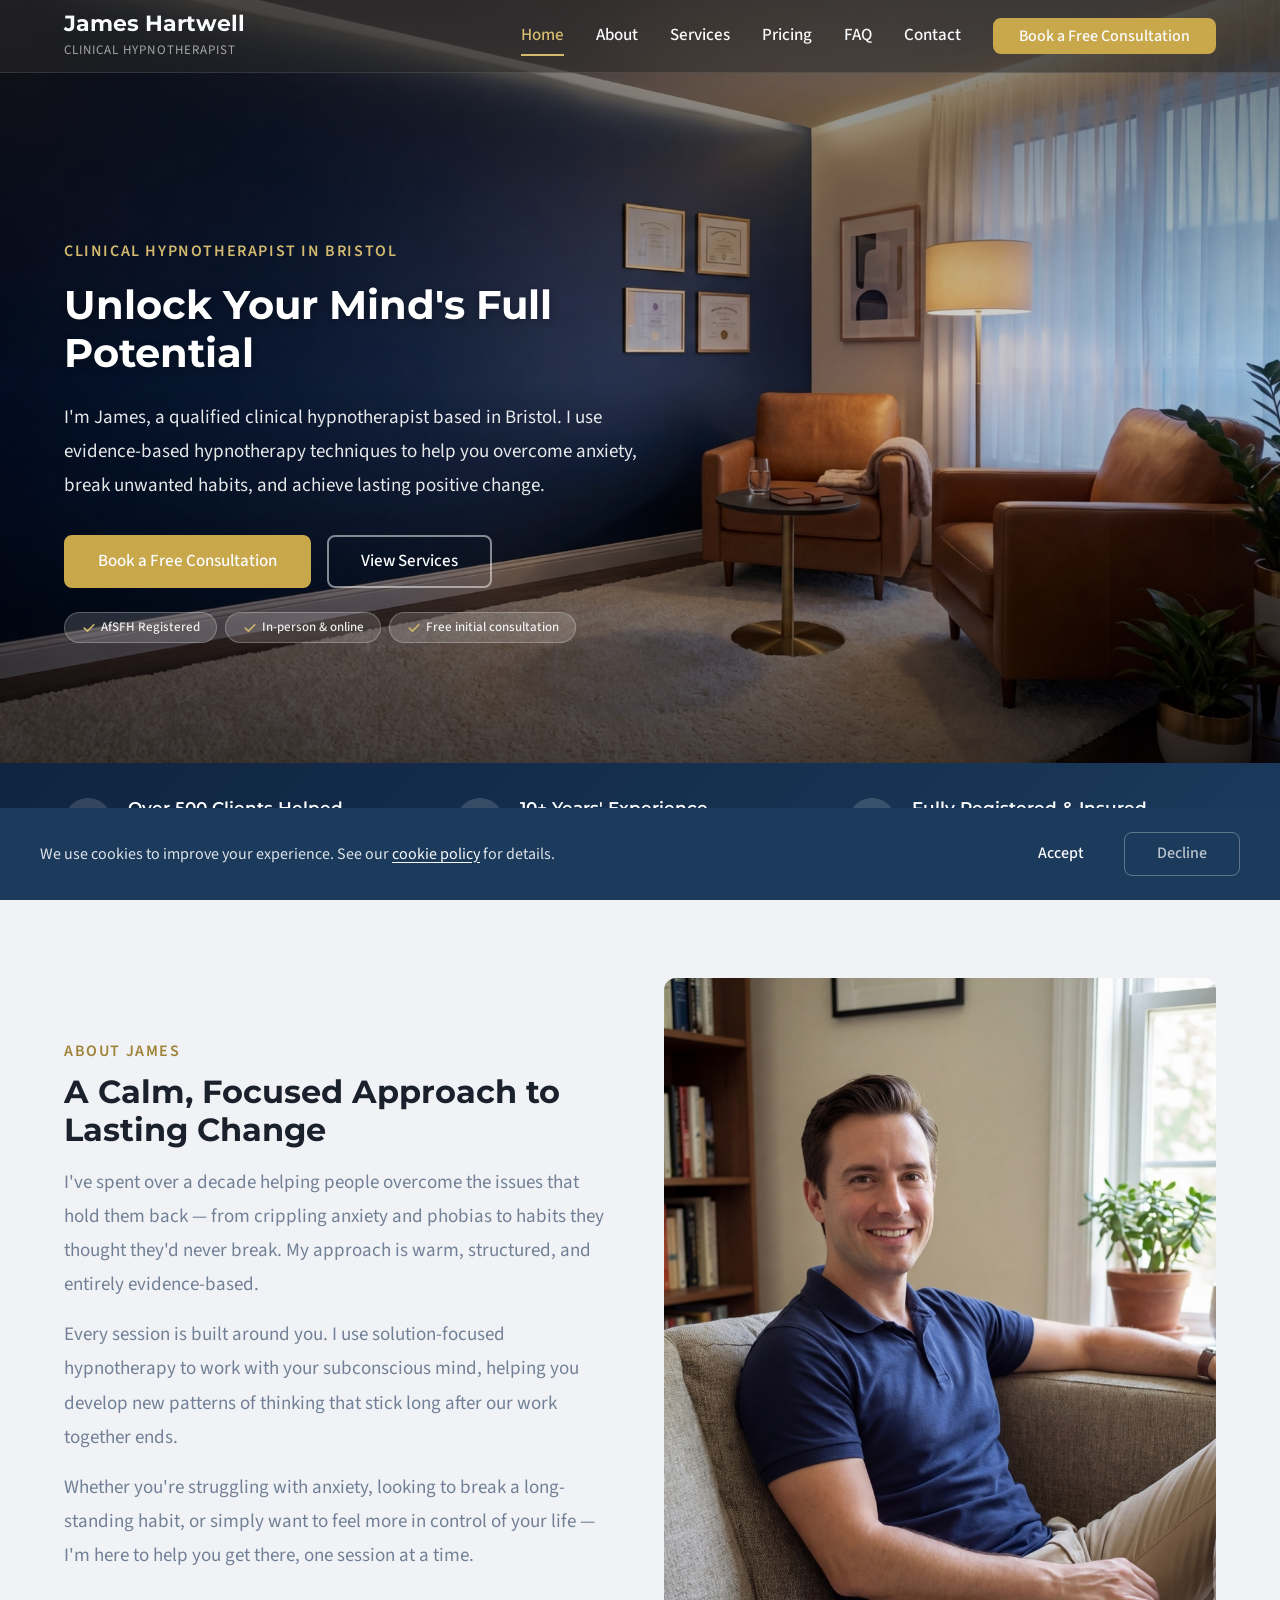
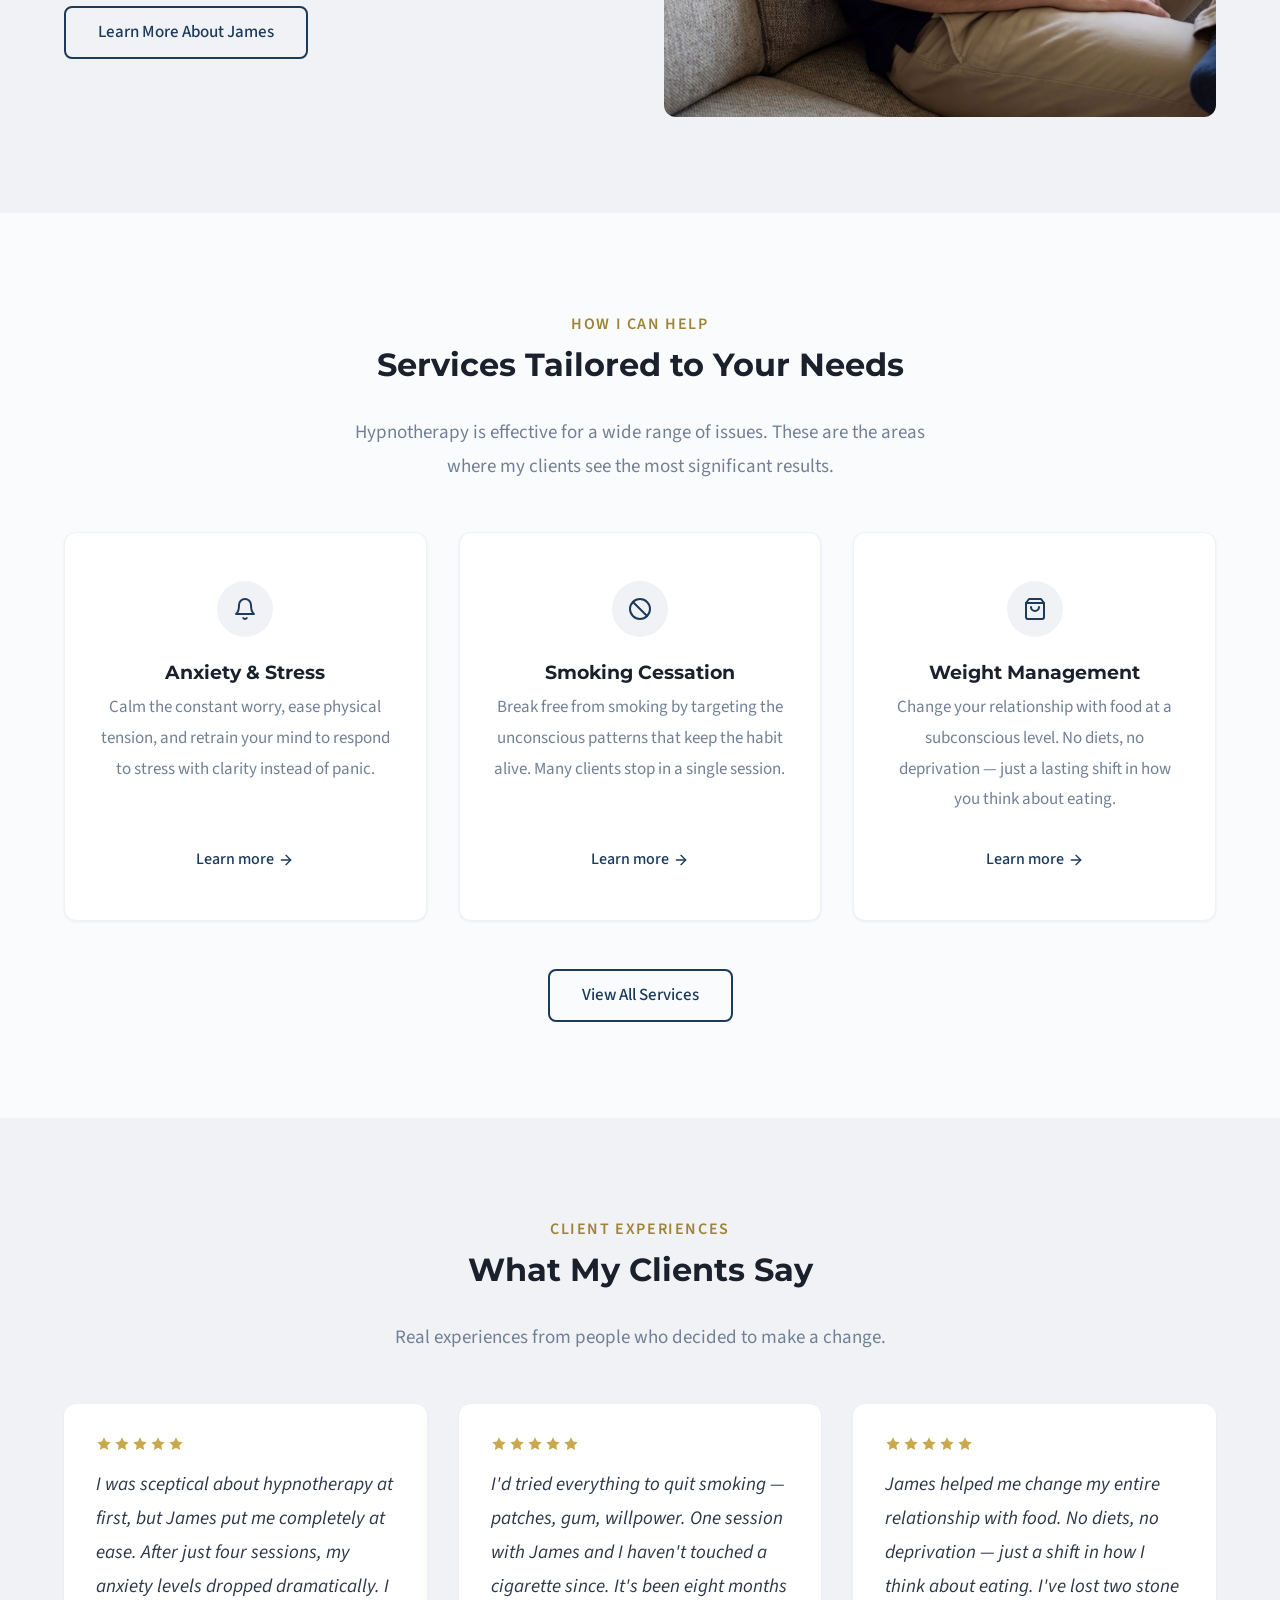
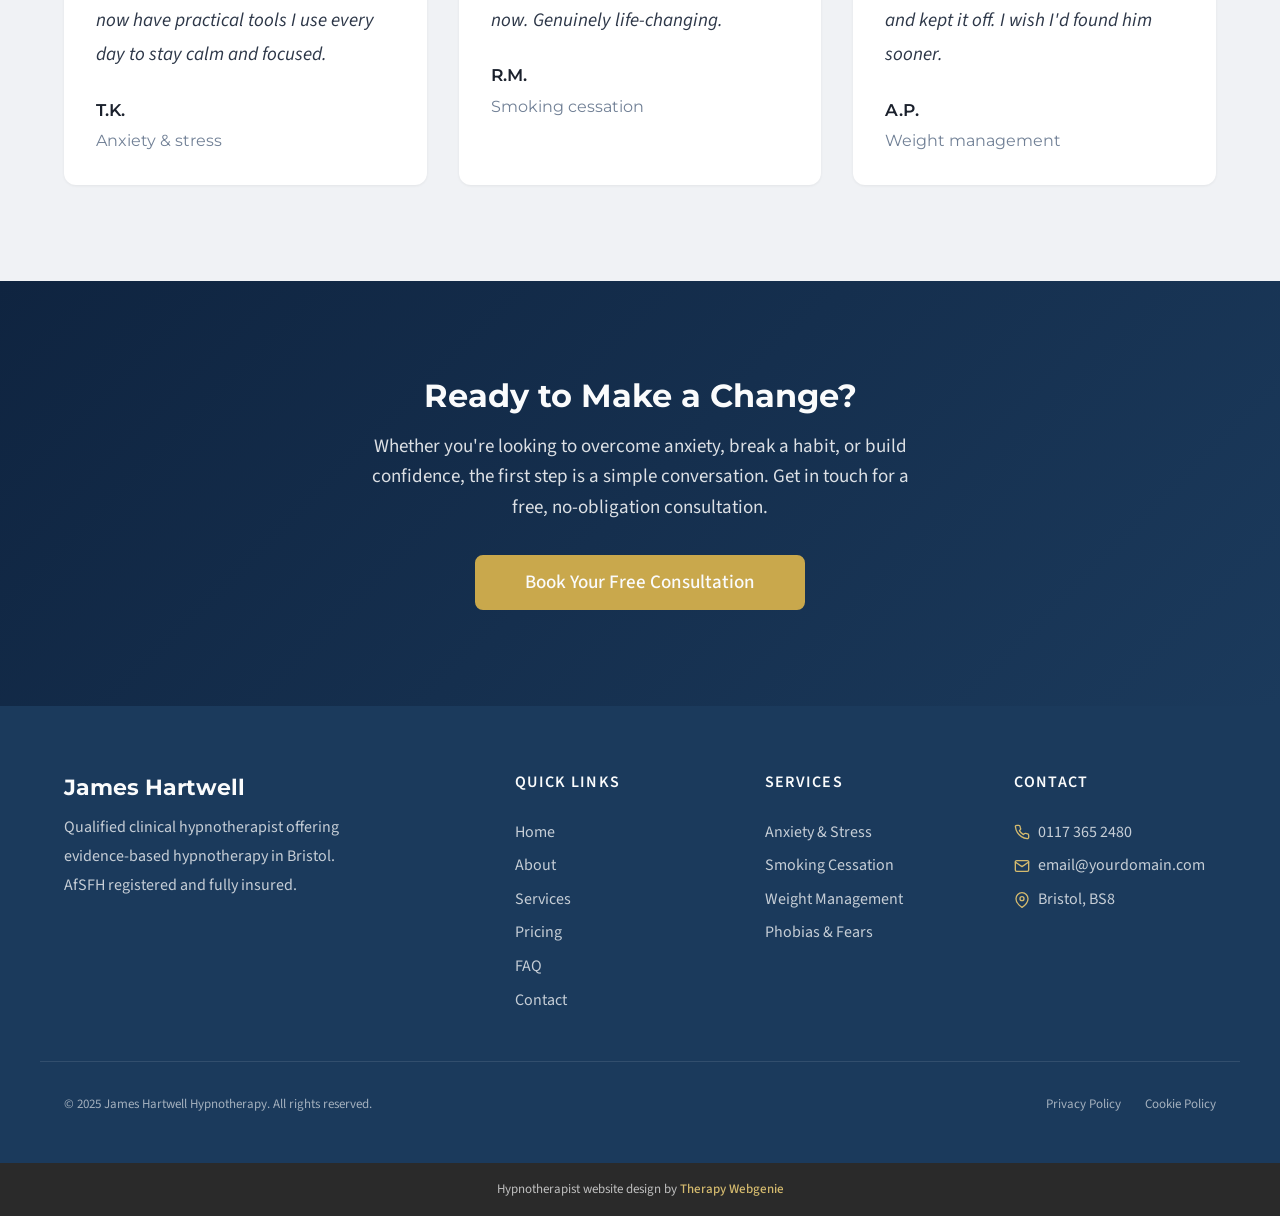
<file: index.html>
<!DOCTYPE html>
<html lang="en">
<head>
  <meta charset="UTF-8">
  <meta name="viewport" content="width=device-width, initial-scale=1.0">
  <meta name="description" content="James Hartwell — clinical hypnotherapist in Bristol. Evidence-based hypnotherapy for anxiety, smoking cessation, weight management, and phobias. Free initial consultation.">
  <meta name="author" content="James Hartwell Hypnotherapy">
  <title>James Hartwell — Clinical Hypnotherapist in Bristol | Anxiety, Habits &amp; Phobias</title>

  <link rel="preconnect" href="https://fonts.googleapis.com">
  <link rel="preconnect" href="https://fonts.gstatic.com" crossorigin>

  <link rel="stylesheet" href="css/base.css">
  <link rel="stylesheet" href="css/components.css">
  <link rel="stylesheet" href="css/theme.css">
  <!-- PROFILE:schema -->
  <!-- /PROFILE:schema -->
</head>
<body>

  <a href="#main" class="skip-link">Skip to main content</a>

  <!-- SECTION: nav -->
  <nav class="nav nav--transparent nav--transparent-dark" role="navigation" aria-label="Main navigation">
    <div class="container nav__inner">
      <a href="index.html" class="nav__brand">
        <!-- PROFILE:logo --><!-- /PROFILE:logo -->
        <span class="nav__name"><!-- PROFILE:site_title -->James Hartwell<!-- /PROFILE:site_title --></span>
        <span class="nav__title"><!-- PROFILE:site_slogan -->Clinical Hypnotherapist<!-- /PROFILE:site_slogan --></span>
      </a>
      <div class="nav__links">
        <a href="index.html" class="nav__link nav__link--active">Home</a>
        <a href="about.html" class="nav__link">About</a>
        <a href="services.html" class="nav__link">Services</a>
        <a href="pricing.html" class="nav__link">Pricing</a>
        <a href="faq.html" class="nav__link">FAQ</a>
        <a href="contact.html" class="nav__link">Contact</a>
        <a href="contact.html" class="btn btn--primary nav__cta">Book a Free Consultation</a>
      </div>
      <button class="nav__toggle" aria-label="Toggle menu" aria-expanded="false" aria-controls="mobile-menu">
        <span class="nav__toggle-bar"></span>
        <span class="nav__toggle-bar"></span>
        <span class="nav__toggle-bar"></span>
      </button>
    </div>
    <div class="nav__mobile" id="mobile-menu" role="menu">
      <a href="index.html" class="nav__link nav__link--active" role="menuitem">Home</a>
      <a href="about.html" class="nav__link" role="menuitem">About</a>
      <a href="services.html" class="nav__link" role="menuitem">Services</a>
      <a href="pricing.html" class="nav__link" role="menuitem">Pricing</a>
      <a href="faq.html" class="nav__link" role="menuitem">FAQ</a>
      <a href="contact.html" class="nav__link" role="menuitem">Contact</a>
      <a href="contact.html" class="btn btn--primary" role="menuitem">Book a Free Consultation</a>
    </div>
  </nav>
  <!-- /SECTION: nav -->

  <!-- Compact scroll header — appears on scroll-up after passing main nav -->
  <div class="nav-scroll" aria-hidden="true">
    <div class="container nav-scroll__inner">
      <div class="nav-scroll__brand">
        <span class="nav-scroll__name"><!-- PROFILE:site_title -->James Hartwell<!-- /PROFILE:site_title --></span>
        <span class="nav-scroll__title"><!-- PROFILE:site_slogan -->Clinical Hypnotherapist<!-- /PROFILE:site_slogan --></span>
      </div>
      <div class="nav-scroll__right">
        <a href="tel:01173652480" class="nav-scroll__phone">
          <svg xmlns="http://www.w3.org/2000/svg" viewBox="0 0 24 24" fill="none" stroke="currentColor" stroke-width="2" stroke-linecap="round" stroke-linejoin="round"><path d="M22 16.92v3a2 2 0 0 1-2.18 2 19.79 19.79 0 0 1-8.63-3.07 19.5 19.5 0 0 1-6-6 19.79 19.79 0 0 1-3.07-8.67A2 2 0 0 1 4.11 2h3a2 2 0 0 1 2 1.72c.127.96.361 1.903.7 2.81a2 2 0 0 1-.45 2.11L8.09 9.91a16 16 0 0 0 6 6l1.27-1.27a2 2 0 0 1 2.11-.45c.907.339 1.85.573 2.81.7A2 2 0 0 1 22 16.92z"></path></svg>
          0117 365 2480
        </a>
        <a href="tel:01173652480" class="nav-scroll__phone-icon" aria-label="Call us">
          <svg xmlns="http://www.w3.org/2000/svg" viewBox="0 0 24 24" fill="none" stroke="currentColor" stroke-width="2" stroke-linecap="round" stroke-linejoin="round"><path d="M22 16.92v3a2 2 0 0 1-2.18 2 19.79 19.79 0 0 1-8.63-3.07 19.5 19.5 0 0 1-6-6 19.79 19.79 0 0 1-3.07-8.67A2 2 0 0 1 4.11 2h3a2 2 0 0 1 2 1.72c.127.96.361 1.903.7 2.81a2 2 0 0 1-.45 2.11L8.09 9.91a16 16 0 0 0 6 6l1.27-1.27a2 2 0 0 1 2.11-.45c.907.339 1.85.573 2.81.7A2 2 0 0 1 22 16.92z"></path></svg>
        </a>
        <button class="nav-scroll__toggle" aria-label="Toggle menu">
          <span class="nav-scroll__toggle-bar"></span>
          <span class="nav-scroll__toggle-bar"></span>
          <span class="nav-scroll__toggle-bar"></span>
        </button>
      </div>
    </div>
  </div>

  <main id="main">

    <!-- SECTION: hero -->
    <section class="hero hero--image hero--image-left" style="background-image: url('images/hero-bg.jpg'); background-size: cover; background-position: center center;">
      <div class="container hero__inner">
        <div class="hero__content">
          <span class="hero__label">Clinical Hypnotherapist in Bristol</span>
          <h1 class="hero__heading">Unlock Your Mind's Full Potential</h1>
          <p class="hero__text">I'm James, a qualified clinical hypnotherapist based in Bristol. I use evidence-based hypnotherapy techniques to help you overcome anxiety, break unwanted habits, and achieve lasting positive change.</p>
          <div class="hero__actions">
            <a href="contact.html" class="btn btn--primary">Book a Free Consultation</a>
            <a href="services.html" class="btn btn--secondary">View Services</a>
          </div>
          <ul class="hero__ticks">
            <li><svg xmlns="http://www.w3.org/2000/svg" viewBox="0 0 20 20" fill="currentColor"><path fill-rule="evenodd" d="M16.707 5.293a1 1 0 010 1.414l-8 8a1 1 0 01-1.414 0l-4-4a1 1 0 011.414-1.414L8 12.586l7.293-7.293a1 1 0 011.414 0z" clip-rule="evenodd"/></svg> AfSFH Registered</li>
            <li><svg xmlns="http://www.w3.org/2000/svg" viewBox="0 0 20 20" fill="currentColor"><path fill-rule="evenodd" d="M16.707 5.293a1 1 0 010 1.414l-8 8a1 1 0 01-1.414 0l-4-4a1 1 0 011.414-1.414L8 12.586l7.293-7.293a1 1 0 011.414 0z" clip-rule="evenodd"/></svg> In-person &amp; online</li>
            <li><svg xmlns="http://www.w3.org/2000/svg" viewBox="0 0 20 20" fill="currentColor"><path fill-rule="evenodd" d="M16.707 5.293a1 1 0 010 1.414l-8 8a1 1 0 01-1.414 0l-4-4a1 1 0 011.414-1.414L8 12.586l7.293-7.293a1 1 0 011.414 0z" clip-rule="evenodd"/></svg> Free initial consultation</li>
          </ul>
        </div>
        <div class="hero__image-wrap">
          <img src="images/hero-bg.jpg" alt="James Hartwell Hypnotherapy — clinical practice in Bristol" class="hero__image" width="800" height="600" loading="eager">
        </div>
      </div>
    </section>
    <!-- /SECTION: hero -->

    <!-- SECTION: info-band -->
    <section class="info-band info-band--primary">
      <div class="container info-band__inner">
        <div class="info-band__item">
          <div class="info-band__icon">
            <svg xmlns="http://www.w3.org/2000/svg" viewBox="0 0 24 24" fill="none" stroke="currentColor" stroke-width="2" stroke-linecap="round" stroke-linejoin="round"><path d="M17 21v-2a4 4 0 0 0-4-4H5a4 4 0 0 0-4 4v2"></path><circle cx="9" cy="7" r="4"></circle><path d="M23 21v-2a4 4 0 0 0-3-3.87"></path><path d="M16 3.13a4 4 0 0 1 0 7.75"></path></svg>
          </div>
          <div class="info-band__item-text">
            <span class="info-band__title">Over 500 Clients Helped</span>
            <span class="info-band__text">Proven results across a wide range of issues</span>
          </div>
        </div>
        <div class="info-band__item">
          <div class="info-band__icon">
            <svg xmlns="http://www.w3.org/2000/svg" viewBox="0 0 24 24" fill="none" stroke="currentColor" stroke-width="2" stroke-linecap="round" stroke-linejoin="round"><circle cx="12" cy="12" r="10"></circle><polyline points="12 6 12 12 16 14"></polyline></svg>
          </div>
          <div class="info-band__item-text">
            <span class="info-band__title">10+ Years' Experience</span>
            <span class="info-band__text">Specialist in clinical hypnotherapy</span>
          </div>
        </div>
        <div class="info-band__item">
          <div class="info-band__icon">
            <svg xmlns="http://www.w3.org/2000/svg" viewBox="0 0 24 24" fill="none" stroke="currentColor" stroke-width="2" stroke-linecap="round" stroke-linejoin="round"><path d="M12 22s8-4 8-10V5l-8-3-8 3v7c0 6 8 10 8 10z"></path></svg>
          </div>
          <div class="info-band__item-text">
            <span class="info-band__title">Fully Registered &amp; Insured</span>
            <span class="info-band__text">AfSFH registered, DBS checked, fully insured</span>
          </div>
        </div>
      </div>
    </section>
    <!-- /SECTION: info-band -->

    <!-- SECTION: about-split -->
    <section class="section section--alt reveal">
      <div class="container">
        <div class="video-split">
          <div class="video-split__content">
            <span class="section-label">About James</span>
            <h2>A Calm, Focused Approach to Lasting Change</h2>
            <p>I've spent over a decade helping people overcome the issues that hold them back — from crippling anxiety and phobias to habits they thought they'd never break. My approach is warm, structured, and entirely evidence-based.</p>
            <p>Every session is built around you. I use solution-focused hypnotherapy to work with your subconscious mind, helping you develop new patterns of thinking that stick long after our work together ends.</p>
            <p>Whether you're struggling with anxiety, looking to break a long-standing habit, or simply want to feel more in control of your life — I'm here to help you get there, one session at a time.</p>
            <a href="about.html" class="btn btn--secondary" style="margin-top: var(--space-md);">Learn More About James</a>
          </div>
          <div class="video-split__media">
            <img src="images/home-portrait.jpg" alt="James Hartwell, clinical hypnotherapist in Bristol" style="width: 100%; border-radius: var(--radius-lg);" width="800" height="1067" loading="lazy">
          </div>
        </div>
      </div>
    </section>
    <!-- /SECTION: about-split -->

    <!-- SECTION: services-overview -->
    <section class="section reveal">
      <div class="container text-center">
        <span class="section-label">How I Can Help</span>
        <h2>Services Tailored to Your Needs</h2>
        <p class="section-subtitle">Hypnotherapy is effective for a wide range of issues. These are the areas where my clients see the most significant results.</p>
      </div>
      <div class="container grid grid--3">
        <a href="services.html#service-anxiety" class="card card--service">
          <div class="card__icon">
            <svg xmlns="http://www.w3.org/2000/svg" viewBox="0 0 24 24" fill="none" stroke="currentColor" stroke-width="2" stroke-linecap="round" stroke-linejoin="round"><path d="M18 8A6 6 0 0 0 6 8c0 7-3 9-3 9h18s-3-2-3-9"></path><path d="M13.73 21a2 2 0 0 1-3.46 0"></path></svg>
          </div>
          <h3 class="card__title">Anxiety &amp; Stress</h3>
          <p class="card__text">Calm the constant worry, ease physical tension, and retrain your mind to respond to stress with clarity instead of panic.</p>
          <span class="card__link">Learn more <svg xmlns="http://www.w3.org/2000/svg" viewBox="0 0 24 24" fill="none" stroke="currentColor" stroke-width="2" stroke-linecap="round" stroke-linejoin="round" width="16" height="16"><line x1="5" y1="12" x2="19" y2="12"></line><polyline points="12 5 19 12 12 19"></polyline></svg></span>
        </a>
        <a href="services.html#service-smoking" class="card card--service">
          <div class="card__icon">
            <svg xmlns="http://www.w3.org/2000/svg" viewBox="0 0 24 24" fill="none" stroke="currentColor" stroke-width="2" stroke-linecap="round" stroke-linejoin="round"><circle cx="12" cy="12" r="10"></circle><line x1="4.93" y1="4.93" x2="19.07" y2="19.07"></line></svg>
          </div>
          <h3 class="card__title">Smoking Cessation</h3>
          <p class="card__text">Break free from smoking by targeting the unconscious patterns that keep the habit alive. Many clients stop in a single session.</p>
          <span class="card__link">Learn more <svg xmlns="http://www.w3.org/2000/svg" viewBox="0 0 24 24" fill="none" stroke="currentColor" stroke-width="2" stroke-linecap="round" stroke-linejoin="round" width="16" height="16"><line x1="5" y1="12" x2="19" y2="12"></line><polyline points="12 5 19 12 12 19"></polyline></svg></span>
        </a>
        <a href="services.html#service-weight" class="card card--service">
          <div class="card__icon">
            <svg xmlns="http://www.w3.org/2000/svg" viewBox="0 0 24 24" fill="none" stroke="currentColor" stroke-width="2" stroke-linecap="round" stroke-linejoin="round"><path d="M6 2L3 6v14a2 2 0 0 0 2 2h14a2 2 0 0 0 2-2V6l-3-4z"></path><line x1="3" y1="6" x2="21" y2="6"></line><path d="M16 10a4 4 0 0 1-8 0"></path></svg>
          </div>
          <h3 class="card__title">Weight Management</h3>
          <p class="card__text">Change your relationship with food at a subconscious level. No diets, no deprivation — just a lasting shift in how you think about eating.</p>
          <span class="card__link">Learn more <svg xmlns="http://www.w3.org/2000/svg" viewBox="0 0 24 24" fill="none" stroke="currentColor" stroke-width="2" stroke-linecap="round" stroke-linejoin="round" width="16" height="16"><line x1="5" y1="12" x2="19" y2="12"></line><polyline points="12 5 19 12 12 19"></polyline></svg></span>
        </a>
      </div>
      <div class="container text-center section-footer">
        <a href="services.html" class="btn btn--secondary">View All Services</a>
      </div>
    </section>
    <!-- /SECTION: services-overview -->

    <!-- SECTION: testimonials -->
    <section class="section section--alt testimonials reveal">
      <div class="container text-center">
        <span class="section-label">Client Experiences</span>
        <h2>What My Clients Say</h2>
        <p class="section-subtitle">Real experiences from people who decided to make a change.</p>
      </div>
      <div class="container grid grid--3">
        <div class="testimonial">
          <div class="testimonial__stars">
            <svg viewBox="0 0 24 24"><path d="M12 2l3.09 6.26L22 9.27l-5 4.87 1.18 6.88L12 17.77l-6.18 3.25L7 14.14 2 9.27l6.91-1.01L12 2z"/></svg>
            <svg viewBox="0 0 24 24"><path d="M12 2l3.09 6.26L22 9.27l-5 4.87 1.18 6.88L12 17.77l-6.18 3.25L7 14.14 2 9.27l6.91-1.01L12 2z"/></svg>
            <svg viewBox="0 0 24 24"><path d="M12 2l3.09 6.26L22 9.27l-5 4.87 1.18 6.88L12 17.77l-6.18 3.25L7 14.14 2 9.27l6.91-1.01L12 2z"/></svg>
            <svg viewBox="0 0 24 24"><path d="M12 2l3.09 6.26L22 9.27l-5 4.87 1.18 6.88L12 17.77l-6.18 3.25L7 14.14 2 9.27l6.91-1.01L12 2z"/></svg>
            <svg viewBox="0 0 24 24"><path d="M12 2l3.09 6.26L22 9.27l-5 4.87 1.18 6.88L12 17.77l-6.18 3.25L7 14.14 2 9.27l6.91-1.01L12 2z"/></svg>
          </div>
          <p class="testimonial__quote">I was sceptical about hypnotherapy at first, but James put me completely at ease. After just four sessions, my anxiety levels dropped dramatically. I now have practical tools I use every day to stay calm and focused.</p>
          <p class="testimonial__author">T.K.</p>
          <p class="testimonial__detail">Anxiety &amp; stress</p>
        </div>
        <div class="testimonial">
          <div class="testimonial__stars">
            <svg viewBox="0 0 24 24"><path d="M12 2l3.09 6.26L22 9.27l-5 4.87 1.18 6.88L12 17.77l-6.18 3.25L7 14.14 2 9.27l6.91-1.01L12 2z"/></svg>
            <svg viewBox="0 0 24 24"><path d="M12 2l3.09 6.26L22 9.27l-5 4.87 1.18 6.88L12 17.77l-6.18 3.25L7 14.14 2 9.27l6.91-1.01L12 2z"/></svg>
            <svg viewBox="0 0 24 24"><path d="M12 2l3.09 6.26L22 9.27l-5 4.87 1.18 6.88L12 17.77l-6.18 3.25L7 14.14 2 9.27l6.91-1.01L12 2z"/></svg>
            <svg viewBox="0 0 24 24"><path d="M12 2l3.09 6.26L22 9.27l-5 4.87 1.18 6.88L12 17.77l-6.18 3.25L7 14.14 2 9.27l6.91-1.01L12 2z"/></svg>
            <svg viewBox="0 0 24 24"><path d="M12 2l3.09 6.26L22 9.27l-5 4.87 1.18 6.88L12 17.77l-6.18 3.25L7 14.14 2 9.27l6.91-1.01L12 2z"/></svg>
          </div>
          <p class="testimonial__quote">I'd tried everything to quit smoking — patches, gum, willpower. One session with James and I haven't touched a cigarette since. It's been eight months now. Genuinely life-changing.</p>
          <p class="testimonial__author">R.M.</p>
          <p class="testimonial__detail">Smoking cessation</p>
        </div>
        <div class="testimonial">
          <div class="testimonial__stars">
            <svg viewBox="0 0 24 24"><path d="M12 2l3.09 6.26L22 9.27l-5 4.87 1.18 6.88L12 17.77l-6.18 3.25L7 14.14 2 9.27l6.91-1.01L12 2z"/></svg>
            <svg viewBox="0 0 24 24"><path d="M12 2l3.09 6.26L22 9.27l-5 4.87 1.18 6.88L12 17.77l-6.18 3.25L7 14.14 2 9.27l6.91-1.01L12 2z"/></svg>
            <svg viewBox="0 0 24 24"><path d="M12 2l3.09 6.26L22 9.27l-5 4.87 1.18 6.88L12 17.77l-6.18 3.25L7 14.14 2 9.27l6.91-1.01L12 2z"/></svg>
            <svg viewBox="0 0 24 24"><path d="M12 2l3.09 6.26L22 9.27l-5 4.87 1.18 6.88L12 17.77l-6.18 3.25L7 14.14 2 9.27l6.91-1.01L12 2z"/></svg>
            <svg viewBox="0 0 24 24"><path d="M12 2l3.09 6.26L22 9.27l-5 4.87 1.18 6.88L12 17.77l-6.18 3.25L7 14.14 2 9.27l6.91-1.01L12 2z"/></svg>
          </div>
          <p class="testimonial__quote">James helped me change my entire relationship with food. No diets, no deprivation — just a shift in how I think about eating. I've lost two stone and kept it off. I wish I'd found him sooner.</p>
          <p class="testimonial__author">A.P.</p>
          <p class="testimonial__detail">Weight management</p>
        </div>
      </div>
    </section>
    <!-- /SECTION: testimonials -->

    <!-- SECTION: cta -->
    <section class="section cta-banner reveal">
      <div class="container text-center">
        <h2>Ready to Make a Change?</h2>
        <p>Whether you're looking to overcome anxiety, break a habit, or build confidence, the first step is a simple conversation. Get in touch for a free, no-obligation consultation.</p>
        <a href="contact.html" class="btn btn--accent">Book Your Free Consultation</a>
      </div>
    </section>
    <!-- /SECTION: cta -->

  </main>

  <!-- SECTION: footer -->
  <footer class="footer">
    <div class="container footer__inner">
      <div class="footer__brand">
        <p class="footer__brand-name">James Hartwell</p>
        <p class="footer__brand-text">Qualified clinical hypnotherapist offering evidence-based hypnotherapy in Bristol. AfSFH registered and fully insured.</p>
      </div>
      <div class="footer__col">
        <p class="footer__heading">Quick Links</p>
        <div class="footer__links">
          <a href="index.html" class="footer__link">Home</a>
          <a href="about.html" class="footer__link">About</a>
          <a href="services.html" class="footer__link">Services</a>
          <a href="pricing.html" class="footer__link">Pricing</a>
          <a href="faq.html" class="footer__link">FAQ</a>
          <a href="contact.html" class="footer__link">Contact</a>
        </div>
      </div>
      <div class="footer__col">
        <p class="footer__heading">Services</p>
        <div class="footer__links">
          <a href="services.html#service-anxiety" class="footer__link">Anxiety &amp; Stress</a>
          <a href="services.html#service-smoking" class="footer__link">Smoking Cessation</a>
          <a href="services.html#service-weight" class="footer__link">Weight Management</a>
          <a href="services.html#service-phobias" class="footer__link">Phobias &amp; Fears</a>
        </div>
      </div>
      <div class="footer__col">
        <p class="footer__heading">Contact</p>
        <div class="footer__contact-item">
          <svg xmlns="http://www.w3.org/2000/svg" viewBox="0 0 24 24" fill="none" stroke="currentColor" stroke-width="2" stroke-linecap="round" stroke-linejoin="round"><path d="M22 16.92v3a2 2 0 0 1-2.18 2 19.79 19.79 0 0 1-8.63-3.07 19.5 19.5 0 0 1-6-6 19.79 19.79 0 0 1-3.07-8.67A2 2 0 0 1 4.11 2h3a2 2 0 0 1 2 1.72 12.84 12.84 0 0 0 .7 2.81 2 2 0 0 1-.45 2.11L8.09 9.91a16 16 0 0 0 6 6l1.27-1.27a2 2 0 0 1 2.11-.45 12.84 12.84 0 0 0 2.81.7A2 2 0 0 1 22 16.92z"></path></svg>
          <!-- PROFILE:phone_landline --><span>0117 365 2480</span><!-- /PROFILE:phone_landline -->
        </div>
        <div class="footer__contact-item">
          <svg xmlns="http://www.w3.org/2000/svg" viewBox="0 0 24 24" fill="none" stroke="currentColor" stroke-width="2" stroke-linecap="round" stroke-linejoin="round"><path d="M4 4h16c1.1 0 2 .9 2 2v12c0 1.1-.9 2-2 2H4c-1.1 0-2-.9-2-2V6c0-1.1.9-2 2-2z"></path><polyline points="22,6 12,13 2,6"></polyline></svg>
          <!-- PROFILE:email --><a href="mailto:email@yourdomain.com">email@yourdomain.com</a><!-- /PROFILE:email -->
        </div>
        <div class="footer__contact-item">
          <svg xmlns="http://www.w3.org/2000/svg" viewBox="0 0 24 24" fill="none" stroke="currentColor" stroke-width="2" stroke-linecap="round" stroke-linejoin="round"><path d="M21 10c0 7-9 13-9 13s-9-6-9-13a9 9 0 0 1 18 0z"></path><circle cx="12" cy="10" r="3"></circle></svg>
          <!-- PROFILE:address --><span>Bristol, BS8</span><!-- /PROFILE:address -->
        </div>
      </div>
    </div>
    <div class="container footer__bottom">
      <p class="footer__copyright">&copy; 2025 James Hartwell Hypnotherapy. All rights reserved.</p>
      <div class="footer__legal">
        <a href="privacy.html">Privacy Policy</a>
        <a href="cookies-policy.html">Cookie Policy</a>
      </div>
    </div>
  </footer>
  <!-- /SECTION: footer -->

  <div class="site-credit">
    <p>Hypnotherapist website design by <a href="https://www.therapywebgenie.com/website-design/hypnotherapists/" target="_blank" rel="noopener nofollow">Therapy Webgenie</a></p>
  </div>

  <!-- Cookie Consent -->
  <div class="cookie-banner" role="dialog" aria-label="Cookie consent">
    <div class="cookie-banner__inner">
      <p class="cookie-banner__text">We use cookies to improve your experience. See our <a href="cookies-policy.html">cookie policy</a> for details.</p>
      <div class="cookie-banner__buttons"><button class="cookie-banner__accept">Accept</button><button class="cookie-banner__decline">Decline</button></div>
    </div>
  </div>

  <!-- Back to Top -->
  <button class="back-to-top" aria-label="Back to top">
    <svg xmlns="http://www.w3.org/2000/svg" viewBox="0 0 24 24" fill="none" stroke="currentColor" stroke-width="2" stroke-linecap="round" stroke-linejoin="round"><polyline points="18 15 12 9 6 15"></polyline></svg>
  </button>

  <script src="js/main.js"></script>
</body>
</html>
</file>
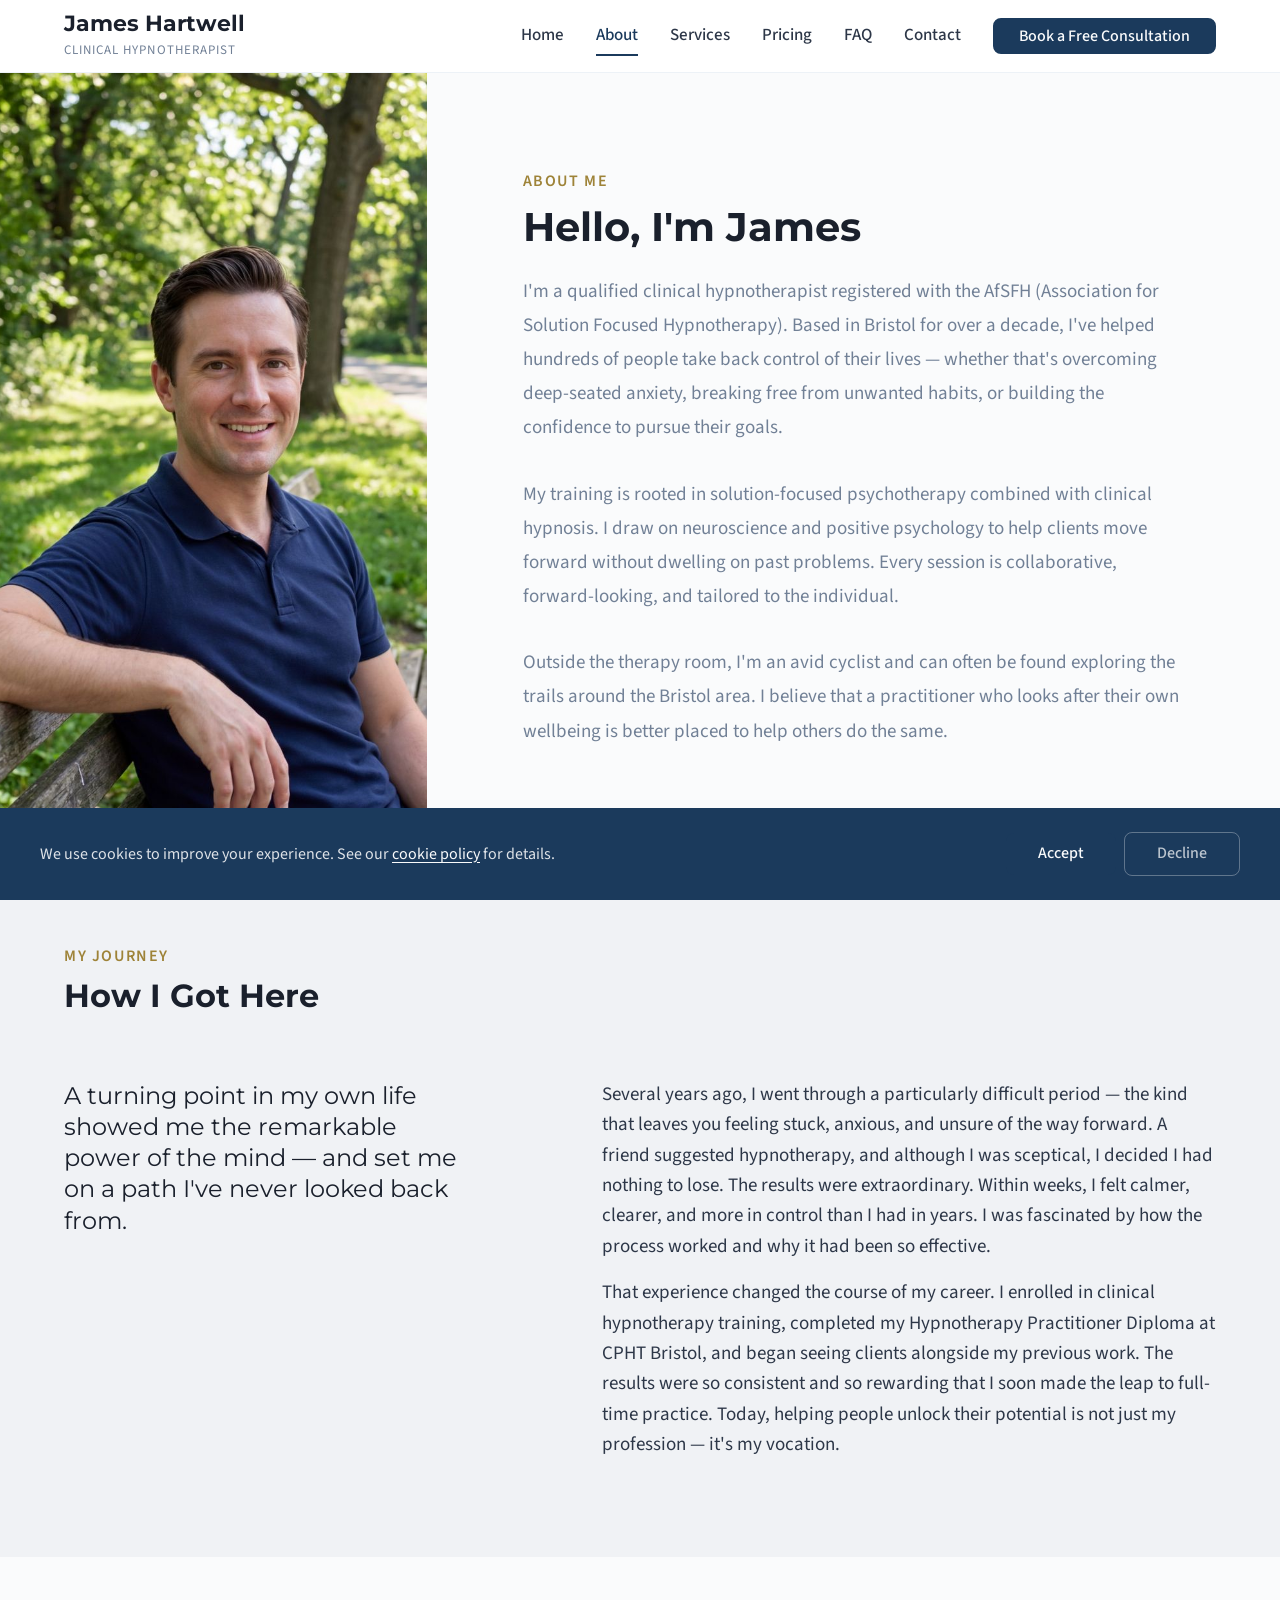
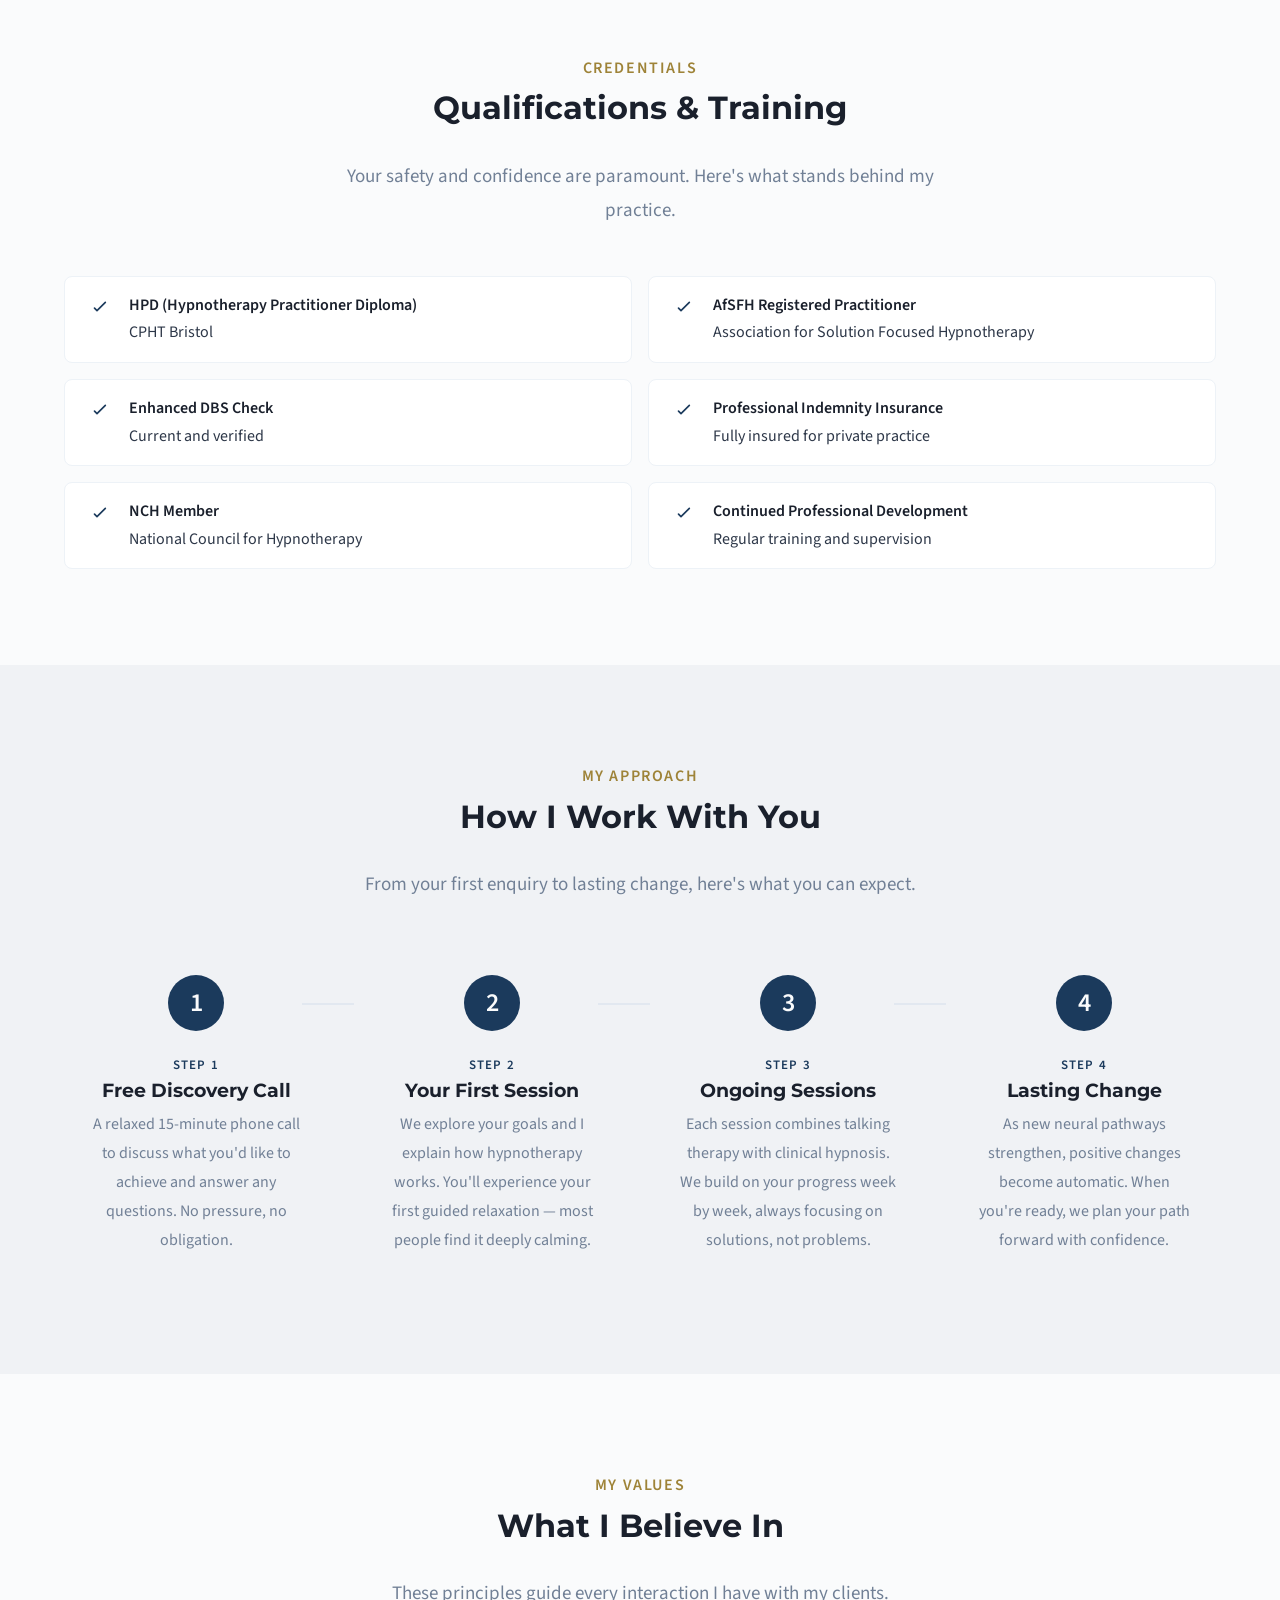
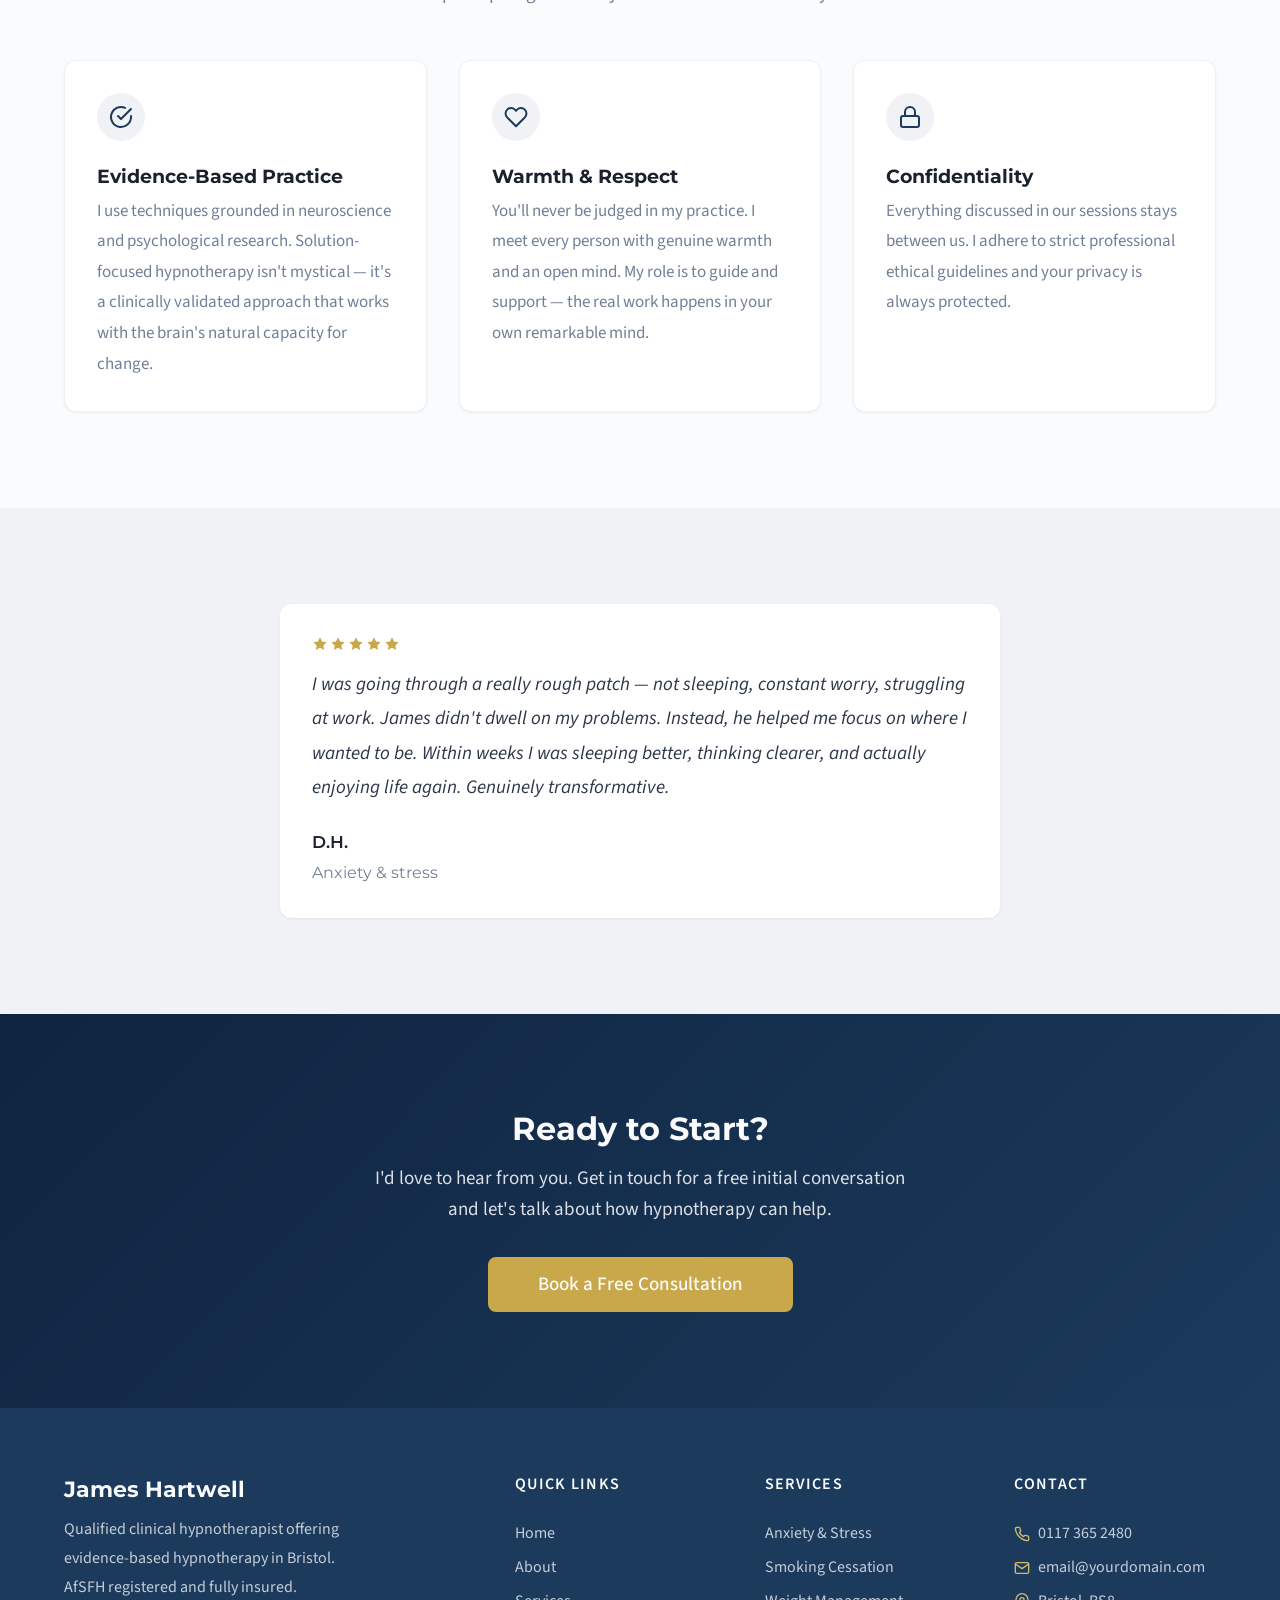
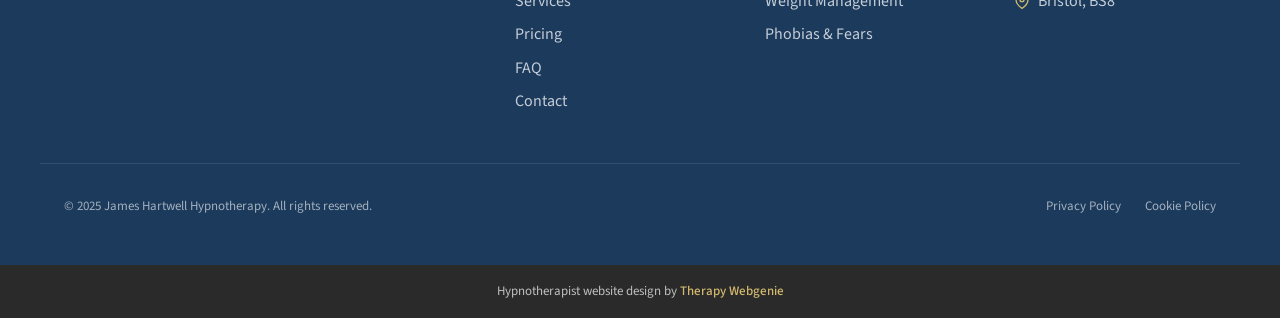
<file: about.html>
<!DOCTYPE html>
<html lang="en">
<head>
  <meta charset="UTF-8">
  <meta name="viewport" content="width=device-width, initial-scale=1.0">
  <meta name="description" content="About James Hartwell — qualified clinical hypnotherapist in Bristol. AfSFH registered, HPD qualified, and committed to evidence-based, solution-focused hypnotherapy.">
  <title>About James Hartwell — Clinical Hypnotherapist in Bristol</title>

  <link rel="preconnect" href="https://fonts.googleapis.com">
  <link rel="preconnect" href="https://fonts.gstatic.com" crossorigin>

  <link rel="stylesheet" href="css/base.css">
  <link rel="stylesheet" href="css/components.css">
  <link rel="stylesheet" href="css/theme.css">
  <!-- PROFILE:schema -->
  <!-- /PROFILE:schema -->
</head>
<body>

  <a href="#main" class="skip-link">Skip to main content</a>

  <!-- SECTION: nav -->
  <nav class="nav" role="navigation" aria-label="Main navigation">
    <div class="container nav__inner">
      <a href="index.html" class="nav__brand">
        <!-- PROFILE:logo --><!-- /PROFILE:logo -->
        <span class="nav__name"><!-- PROFILE:site_title -->James Hartwell<!-- /PROFILE:site_title --></span>
        <span class="nav__title"><!-- PROFILE:site_slogan -->Clinical Hypnotherapist<!-- /PROFILE:site_slogan --></span>
      </a>
      <div class="nav__links">
        <a href="index.html" class="nav__link">Home</a>
        <a href="about.html" class="nav__link nav__link--active">About</a>
        <a href="services.html" class="nav__link">Services</a>
        <a href="pricing.html" class="nav__link">Pricing</a>
        <a href="faq.html" class="nav__link">FAQ</a>
        <a href="contact.html" class="nav__link">Contact</a>
        <a href="contact.html" class="btn btn--primary nav__cta">Book a Free Consultation</a>
      </div>
      <button class="nav__toggle" aria-label="Toggle menu" aria-expanded="false" aria-controls="mobile-menu">
        <span class="nav__toggle-bar"></span>
        <span class="nav__toggle-bar"></span>
        <span class="nav__toggle-bar"></span>
      </button>
    </div>
    <div class="nav__mobile" id="mobile-menu" role="menu">
      <a href="index.html" class="nav__link" role="menuitem">Home</a>
      <a href="about.html" class="nav__link nav__link--active" role="menuitem">About</a>
      <a href="services.html" class="nav__link" role="menuitem">Services</a>
      <a href="pricing.html" class="nav__link" role="menuitem">Pricing</a>
      <a href="faq.html" class="nav__link" role="menuitem">FAQ</a>
      <a href="contact.html" class="nav__link" role="menuitem">Contact</a>
      <a href="contact.html" class="btn btn--primary" role="menuitem">Book a Free Consultation</a>
    </div>
  </nav>
  <!-- /SECTION: nav -->

  <!-- Compact scroll header — appears on scroll-up after passing main nav -->
  <div class="nav-scroll" aria-hidden="true">
    <div class="container nav-scroll__inner">
      <div class="nav-scroll__brand">
        <span class="nav-scroll__name"><!-- PROFILE:site_title -->James Hartwell<!-- /PROFILE:site_title --></span>
        <span class="nav-scroll__title"><!-- PROFILE:site_slogan -->Clinical Hypnotherapist<!-- /PROFILE:site_slogan --></span>
      </div>
      <div class="nav-scroll__right">
        <a href="tel:01173652480" class="nav-scroll__phone">
          <svg xmlns="http://www.w3.org/2000/svg" viewBox="0 0 24 24" fill="none" stroke="currentColor" stroke-width="2" stroke-linecap="round" stroke-linejoin="round"><path d="M22 16.92v3a2 2 0 0 1-2.18 2 19.79 19.79 0 0 1-8.63-3.07 19.5 19.5 0 0 1-6-6 19.79 19.79 0 0 1-3.07-8.67A2 2 0 0 1 4.11 2h3a2 2 0 0 1 2 1.72c.127.96.361 1.903.7 2.81a2 2 0 0 1-.45 2.11L8.09 9.91a16 16 0 0 0 6 6l1.27-1.27a2 2 0 0 1 2.11-.45c.907.339 1.85.573 2.81.7A2 2 0 0 1 22 16.92z"></path></svg>
          0117 365 2480
        </a>
        <a href="tel:01173652480" class="nav-scroll__phone-icon" aria-label="Call us">
          <svg xmlns="http://www.w3.org/2000/svg" viewBox="0 0 24 24" fill="none" stroke="currentColor" stroke-width="2" stroke-linecap="round" stroke-linejoin="round"><path d="M22 16.92v3a2 2 0 0 1-2.18 2 19.79 19.79 0 0 1-8.63-3.07 19.5 19.5 0 0 1-6-6 19.79 19.79 0 0 1-3.07-8.67A2 2 0 0 1 4.11 2h3a2 2 0 0 1 2 1.72c.127.96.361 1.903.7 2.81a2 2 0 0 1-.45 2.11L8.09 9.91a16 16 0 0 0 6 6l1.27-1.27a2 2 0 0 1 2.11-.45c.907.339 1.85.573 2.81.7A2 2 0 0 1 22 16.92z"></path></svg>
        </a>
        <button class="nav-scroll__toggle" aria-label="Toggle menu">
          <span class="nav-scroll__toggle-bar"></span>
          <span class="nav-scroll__toggle-bar"></span>
          <span class="nav-scroll__toggle-bar"></span>
        </button>
      </div>
    </div>
  </div>

  <main id="main">

    <!-- SECTION: about-hero -->
    <section class="about-split-third">
      <div class="about-split-third__inner">
        <div class="about-split-third__image-wrap" style="background-image: url('images/about-portrait.jpg');" role="img" aria-label="James Hartwell, clinical hypnotherapist">
        </div>
        <div class="about-split-third__text">
          <span class="section-label">About Me</span>
          <h1>Hello, I'm James</h1>
          <p>I'm a qualified clinical hypnotherapist registered with the AfSFH (Association for Solution Focused Hypnotherapy). Based in Bristol for over a decade, I've helped hundreds of people take back control of their lives — whether that's overcoming deep-seated anxiety, breaking free from unwanted habits, or building the confidence to pursue their goals.</p>
          <p>My training is rooted in solution-focused psychotherapy combined with clinical hypnosis. I draw on neuroscience and positive psychology to help clients move forward without dwelling on past problems. Every session is collaborative, forward-looking, and tailored to the individual.</p>
          <p>Outside the therapy room, I'm an avid cyclist and can often be found exploring the trails around the Bristol area. I believe that a practitioner who looks after their own wellbeing is better placed to help others do the same.</p>
        </div>
      </div>
    </section>
    <!-- /SECTION: about-hero -->

    <!-- SECTION: my-journey — story-split component -->
    <section class="section section--alt reveal">
      <div class="container">
        <div class="story-split">
          <div class="story-split__heading">
            <span class="section-label">My Journey</span>
            <h2 style="margin-bottom: var(--space-3xl);">How I Got Here</h2>
          </div>
          <div class="story-split__body" style="gap: var(--space-5xl);">
            <div class="story-split__lead">
              <h3>A turning point in my own life showed me the remarkable power of the mind — and set me on a path I've never looked back from.</h3>
            </div>
            <div class="story-split__text">
              <p>Several years ago, I went through a particularly difficult period — the kind that leaves you feeling stuck, anxious, and unsure of the way forward. A friend suggested hypnotherapy, and although I was sceptical, I decided I had nothing to lose. The results were extraordinary. Within weeks, I felt calmer, clearer, and more in control than I had in years. I was fascinated by how the process worked and why it had been so effective.</p>
              <p>That experience changed the course of my career. I enrolled in clinical hypnotherapy training, completed my Hypnotherapy Practitioner Diploma at CPHT Bristol, and began seeing clients alongside my previous work. The results were so consistent and so rewarding that I soon made the leap to full-time practice. Today, helping people unlock their potential is not just my profession — it's my vocation.</p>
            </div>
          </div>
        </div>
      </div>
    </section>
    <!-- /SECTION: my-journey -->

    <!-- SECTION: qualifications -->
    <section class="section reveal">
      <div class="container">
        <div class="text-center">
          <span class="section-label">Credentials</span>
          <h2>Qualifications &amp; Training</h2>
          <p class="section-subtitle">Your safety and confidence are paramount. Here's what stands behind my practice.</p>
        </div>
        <div class="quals-list">
          <div class="quals-list__item">
            <div class="quals-list__icon">
              <svg xmlns="http://www.w3.org/2000/svg" viewBox="0 0 24 24" fill="none" stroke="currentColor" stroke-width="2" stroke-linecap="round" stroke-linejoin="round"><polyline points="22 4 12 14.01 9 11.01"></polyline></svg>
            </div>
            <div class="quals-list__text">
              <strong>HPD (Hypnotherapy Practitioner Diploma)</strong>
              CPHT Bristol
            </div>
          </div>
          <div class="quals-list__item">
            <div class="quals-list__icon">
              <svg xmlns="http://www.w3.org/2000/svg" viewBox="0 0 24 24" fill="none" stroke="currentColor" stroke-width="2" stroke-linecap="round" stroke-linejoin="round"><polyline points="22 4 12 14.01 9 11.01"></polyline></svg>
            </div>
            <div class="quals-list__text">
              <strong>AfSFH Registered Practitioner</strong>
              Association for Solution Focused Hypnotherapy
            </div>
          </div>
          <div class="quals-list__item">
            <div class="quals-list__icon">
              <svg xmlns="http://www.w3.org/2000/svg" viewBox="0 0 24 24" fill="none" stroke="currentColor" stroke-width="2" stroke-linecap="round" stroke-linejoin="round"><polyline points="22 4 12 14.01 9 11.01"></polyline></svg>
            </div>
            <div class="quals-list__text">
              <strong>Enhanced DBS Check</strong>
              Current and verified
            </div>
          </div>
          <div class="quals-list__item">
            <div class="quals-list__icon">
              <svg xmlns="http://www.w3.org/2000/svg" viewBox="0 0 24 24" fill="none" stroke="currentColor" stroke-width="2" stroke-linecap="round" stroke-linejoin="round"><polyline points="22 4 12 14.01 9 11.01"></polyline></svg>
            </div>
            <div class="quals-list__text">
              <strong>Professional Indemnity Insurance</strong>
              Fully insured for private practice
            </div>
          </div>
          <div class="quals-list__item">
            <div class="quals-list__icon">
              <svg xmlns="http://www.w3.org/2000/svg" viewBox="0 0 24 24" fill="none" stroke="currentColor" stroke-width="2" stroke-linecap="round" stroke-linejoin="round"><polyline points="22 4 12 14.01 9 11.01"></polyline></svg>
            </div>
            <div class="quals-list__text">
              <strong>NCH Member</strong>
              National Council for Hypnotherapy
            </div>
          </div>
          <div class="quals-list__item">
            <div class="quals-list__icon">
              <svg xmlns="http://www.w3.org/2000/svg" viewBox="0 0 24 24" fill="none" stroke="currentColor" stroke-width="2" stroke-linecap="round" stroke-linejoin="round"><polyline points="22 4 12 14.01 9 11.01"></polyline></svg>
            </div>
            <div class="quals-list__text">
              <strong>Continued Professional Development</strong>
              Regular training and supervision
            </div>
          </div>
        </div>
      </div>
    </section>
    <!-- /SECTION: qualifications -->

    <!-- SECTION: approach -->
    <section class="section section--alt reveal">
      <div class="container">
        <div class="text-center">
          <span class="section-label">My Approach</span>
          <h2>How I Work With You</h2>
          <p class="section-subtitle">From your first enquiry to lasting change, here's what you can expect.</p>
        </div>
        <div class="steps steps--connected steps--4">
          <div class="step">
            <div class="step__number" style="font-family: var(--font-body);">1</div>
            <span class="step__label">Step 1</span>
            <h3 class="step__title">Free Discovery Call</h3>
            <p class="step__text">A relaxed 15-minute phone call to discuss what you'd like to achieve and answer any questions. No pressure, no obligation.</p>
          </div>
          <div class="step">
            <div class="step__number" style="font-family: var(--font-body);">2</div>
            <span class="step__label">Step 2</span>
            <h3 class="step__title">Your First Session</h3>
            <p class="step__text">We explore your goals and I explain how hypnotherapy works. You'll experience your first guided relaxation — most people find it deeply calming.</p>
          </div>
          <div class="step">
            <div class="step__number" style="font-family: var(--font-body);">3</div>
            <span class="step__label">Step 3</span>
            <h3 class="step__title">Ongoing Sessions</h3>
            <p class="step__text">Each session combines talking therapy with clinical hypnosis. We build on your progress week by week, always focusing on solutions, not problems.</p>
          </div>
          <div class="step">
            <div class="step__number" style="font-family: var(--font-body);">4</div>
            <span class="step__label">Step 4</span>
            <h3 class="step__title">Lasting Change</h3>
            <p class="step__text">As new neural pathways strengthen, positive changes become automatic. When you're ready, we plan your path forward with confidence.</p>
          </div>
        </div>
      </div>
    </section>
    <!-- /SECTION: approach -->

    <!-- SECTION: values -->
    <section class="section reveal">
      <div class="container">
        <div class="text-center">
          <span class="section-label">My Values</span>
          <h2>What I Believe In</h2>
          <p class="section-subtitle">These principles guide every interaction I have with my clients.</p>
        </div>
        <div class="grid grid--3">
          <div class="card">
            <div class="card__icon">
              <svg xmlns="http://www.w3.org/2000/svg" viewBox="0 0 24 24" fill="none" stroke="currentColor" stroke-width="2" stroke-linecap="round" stroke-linejoin="round"><path d="M22 11.08V12a10 10 0 1 1-5.93-9.14"></path><polyline points="22 4 12 14.01 9 11.01"></polyline></svg>
            </div>
            <h3 class="card__title">Evidence-Based Practice</h3>
            <p class="card__text">I use techniques grounded in neuroscience and psychological research. Solution-focused hypnotherapy isn't mystical — it's a clinically validated approach that works with the brain's natural capacity for change.</p>
          </div>
          <div class="card">
            <div class="card__icon">
              <svg xmlns="http://www.w3.org/2000/svg" viewBox="0 0 24 24" fill="none" stroke="currentColor" stroke-width="2" stroke-linecap="round" stroke-linejoin="round"><path d="M20.84 4.61a5.5 5.5 0 0 0-7.78 0L12 5.67l-1.06-1.06a5.5 5.5 0 0 0-7.78 7.78l1.06 1.06L12 21.23l7.78-7.78 1.06-1.06a5.5 5.5 0 0 0 0-7.78z"></path></svg>
            </div>
            <h3 class="card__title">Warmth &amp; Respect</h3>
            <p class="card__text">You'll never be judged in my practice. I meet every person with genuine warmth and an open mind. My role is to guide and support — the real work happens in your own remarkable mind.</p>
          </div>
          <div class="card">
            <div class="card__icon">
              <svg xmlns="http://www.w3.org/2000/svg" viewBox="0 0 24 24" fill="none" stroke="currentColor" stroke-width="2" stroke-linecap="round" stroke-linejoin="round"><rect x="3" y="11" width="18" height="11" rx="2" ry="2"></rect><path d="M7 11V7a5 5 0 0 1 10 0v4"></path></svg>
            </div>
            <h3 class="card__title">Confidentiality</h3>
            <p class="card__text">Everything discussed in our sessions stays between us. I adhere to strict professional ethical guidelines and your privacy is always protected.</p>
          </div>
        </div>
      </div>
    </section>
    <!-- /SECTION: values -->

    <!-- SECTION: testimonial -->
    <section class="section section--alt reveal">
      <div class="container container--narrow">
        <div class="testimonial" style="max-width: 720px; margin: 0 auto;">
          <div class="testimonial__stars">
            <svg viewBox="0 0 24 24"><path d="M12 2l3.09 6.26L22 9.27l-5 4.87 1.18 6.88L12 17.77l-6.18 3.25L7 14.14 2 9.27l6.91-1.01L12 2z"/></svg>
            <svg viewBox="0 0 24 24"><path d="M12 2l3.09 6.26L22 9.27l-5 4.87 1.18 6.88L12 17.77l-6.18 3.25L7 14.14 2 9.27l6.91-1.01L12 2z"/></svg>
            <svg viewBox="0 0 24 24"><path d="M12 2l3.09 6.26L22 9.27l-5 4.87 1.18 6.88L12 17.77l-6.18 3.25L7 14.14 2 9.27l6.91-1.01L12 2z"/></svg>
            <svg viewBox="0 0 24 24"><path d="M12 2l3.09 6.26L22 9.27l-5 4.87 1.18 6.88L12 17.77l-6.18 3.25L7 14.14 2 9.27l6.91-1.01L12 2z"/></svg>
            <svg viewBox="0 0 24 24"><path d="M12 2l3.09 6.26L22 9.27l-5 4.87 1.18 6.88L12 17.77l-6.18 3.25L7 14.14 2 9.27l6.91-1.01L12 2z"/></svg>
          </div>
          <p class="testimonial__quote">I was going through a really rough patch — not sleeping, constant worry, struggling at work. James didn't dwell on my problems. Instead, he helped me focus on where I wanted to be. Within weeks I was sleeping better, thinking clearer, and actually enjoying life again. Genuinely transformative.</p>
          <p class="testimonial__author">D.H.</p>
          <p class="testimonial__detail">Anxiety &amp; stress</p>
        </div>
      </div>
    </section>
    <!-- /SECTION: testimonial -->

    <!-- SECTION: cta -->
    <section class="section cta-banner reveal">
      <div class="container text-center">
        <h2>Ready to Start?</h2>
        <p>I'd love to hear from you. Get in touch for a free initial conversation and let's talk about how hypnotherapy can help.</p>
        <a href="contact.html" class="btn btn--accent">Book a Free Consultation</a>
      </div>
    </section>
    <!-- /SECTION: cta -->

  </main>

  <!-- SECTION: footer -->
  <footer class="footer">
    <div class="container footer__inner">
      <div class="footer__brand">
        <p class="footer__brand-name">James Hartwell</p>
        <p class="footer__brand-text">Qualified clinical hypnotherapist offering evidence-based hypnotherapy in Bristol. AfSFH registered and fully insured.</p>
      </div>
      <div class="footer__col">
        <p class="footer__heading">Quick Links</p>
        <div class="footer__links">
          <a href="index.html" class="footer__link">Home</a>
          <a href="about.html" class="footer__link">About</a>
          <a href="services.html" class="footer__link">Services</a>
          <a href="pricing.html" class="footer__link">Pricing</a>
          <a href="faq.html" class="footer__link">FAQ</a>
          <a href="contact.html" class="footer__link">Contact</a>
        </div>
      </div>
      <div class="footer__col">
        <p class="footer__heading">Services</p>
        <div class="footer__links">
          <a href="services.html#service-anxiety" class="footer__link">Anxiety &amp; Stress</a>
          <a href="services.html#service-smoking" class="footer__link">Smoking Cessation</a>
          <a href="services.html#service-weight" class="footer__link">Weight Management</a>
          <a href="services.html#service-phobias" class="footer__link">Phobias &amp; Fears</a>
        </div>
      </div>
      <div class="footer__col">
        <p class="footer__heading">Contact</p>
        <div class="footer__contact-item">
          <svg xmlns="http://www.w3.org/2000/svg" viewBox="0 0 24 24" fill="none" stroke="currentColor" stroke-width="2" stroke-linecap="round" stroke-linejoin="round"><path d="M22 16.92v3a2 2 0 0 1-2.18 2 19.79 19.79 0 0 1-8.63-3.07 19.5 19.5 0 0 1-6-6 19.79 19.79 0 0 1-3.07-8.67A2 2 0 0 1 4.11 2h3a2 2 0 0 1 2 1.72 12.84 12.84 0 0 0 .7 2.81 2 2 0 0 1-.45 2.11L8.09 9.91a16 16 0 0 0 6 6l1.27-1.27a2 2 0 0 1 2.11-.45 12.84 12.84 0 0 0 2.81.7A2 2 0 0 1 22 16.92z"></path></svg>
          <!-- PROFILE:phone_landline --><span>0117 365 2480</span><!-- /PROFILE:phone_landline -->
        </div>
        <div class="footer__contact-item">
          <svg xmlns="http://www.w3.org/2000/svg" viewBox="0 0 24 24" fill="none" stroke="currentColor" stroke-width="2" stroke-linecap="round" stroke-linejoin="round"><path d="M4 4h16c1.1 0 2 .9 2 2v12c0 1.1-.9 2-2 2H4c-1.1 0-2-.9-2-2V6c0-1.1.9-2 2-2z"></path><polyline points="22,6 12,13 2,6"></polyline></svg>
          <!-- PROFILE:email --><a href="mailto:email@yourdomain.com">email@yourdomain.com</a><!-- /PROFILE:email -->
        </div>
        <div class="footer__contact-item">
          <svg xmlns="http://www.w3.org/2000/svg" viewBox="0 0 24 24" fill="none" stroke="currentColor" stroke-width="2" stroke-linecap="round" stroke-linejoin="round"><path d="M21 10c0 7-9 13-9 13s-9-6-9-13a9 9 0 0 1 18 0z"></path><circle cx="12" cy="10" r="3"></circle></svg>
          <!-- PROFILE:address --><span>Bristol, BS8</span><!-- /PROFILE:address -->
        </div>
      </div>
    </div>
    <div class="container footer__bottom">
      <p class="footer__copyright">&copy; 2025 James Hartwell Hypnotherapy. All rights reserved.</p>
      <div class="footer__legal">
        <a href="privacy.html">Privacy Policy</a>
        <a href="cookies-policy.html">Cookie Policy</a>
      </div>
    </div>
  </footer>
  <!-- /SECTION: footer -->

  <div class="site-credit">
    <p>Hypnotherapist website design by <a href="https://www.therapywebgenie.com/website-design/hypnotherapists/" target="_blank" rel="noopener nofollow">Therapy Webgenie</a></p>
  </div>

  <!-- Cookie Consent -->
  <div class="cookie-banner" role="dialog" aria-label="Cookie consent">
    <div class="cookie-banner__inner">
      <p class="cookie-banner__text">We use cookies to improve your experience. See our <a href="cookies-policy.html">cookie policy</a> for details.</p>
      <div class="cookie-banner__buttons"><button class="cookie-banner__accept">Accept</button><button class="cookie-banner__decline">Decline</button></div>
    </div>
  </div>

  <!-- Back to Top -->
  <button class="back-to-top" aria-label="Back to top">
    <svg xmlns="http://www.w3.org/2000/svg" viewBox="0 0 24 24" fill="none" stroke="currentColor" stroke-width="2" stroke-linecap="round" stroke-linejoin="round"><polyline points="18 15 12 9 6 15"></polyline></svg>
  </button>

  <script src="js/main.js"></script>
</body>
</html>
</file>
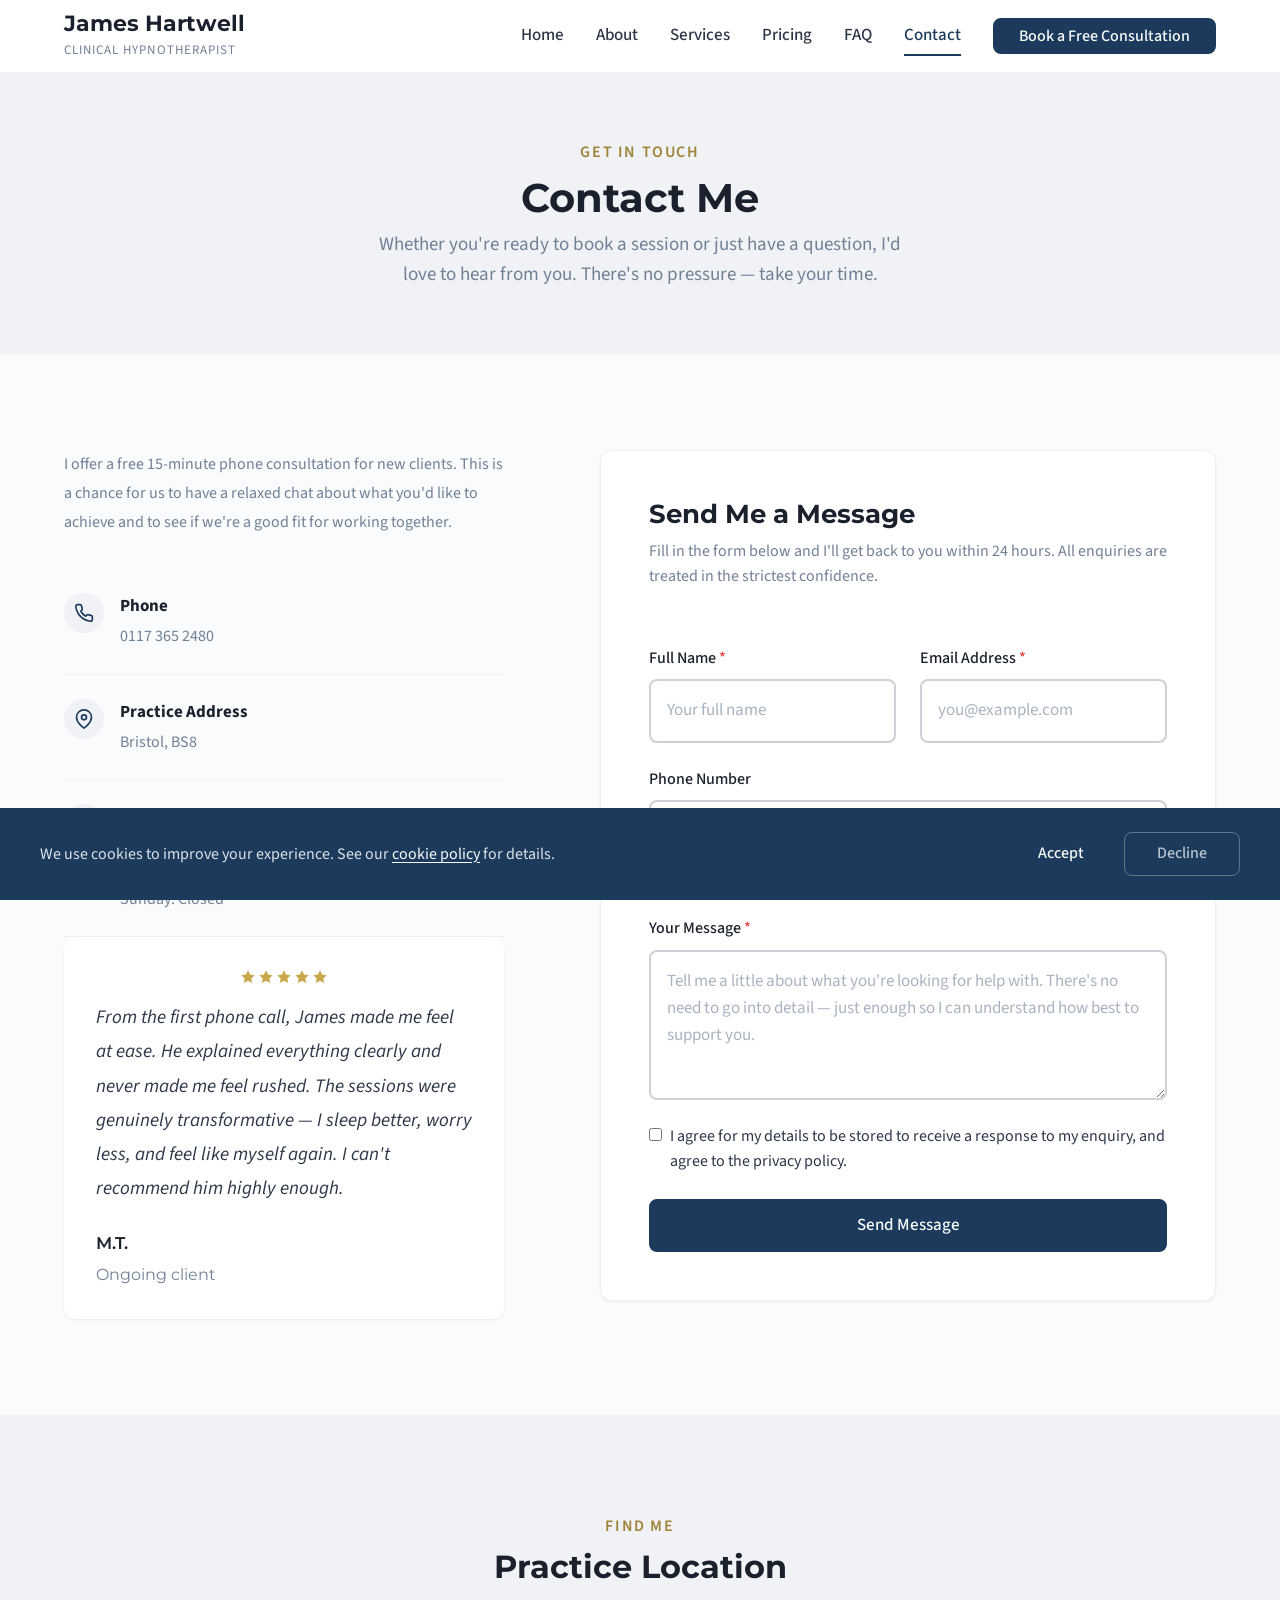
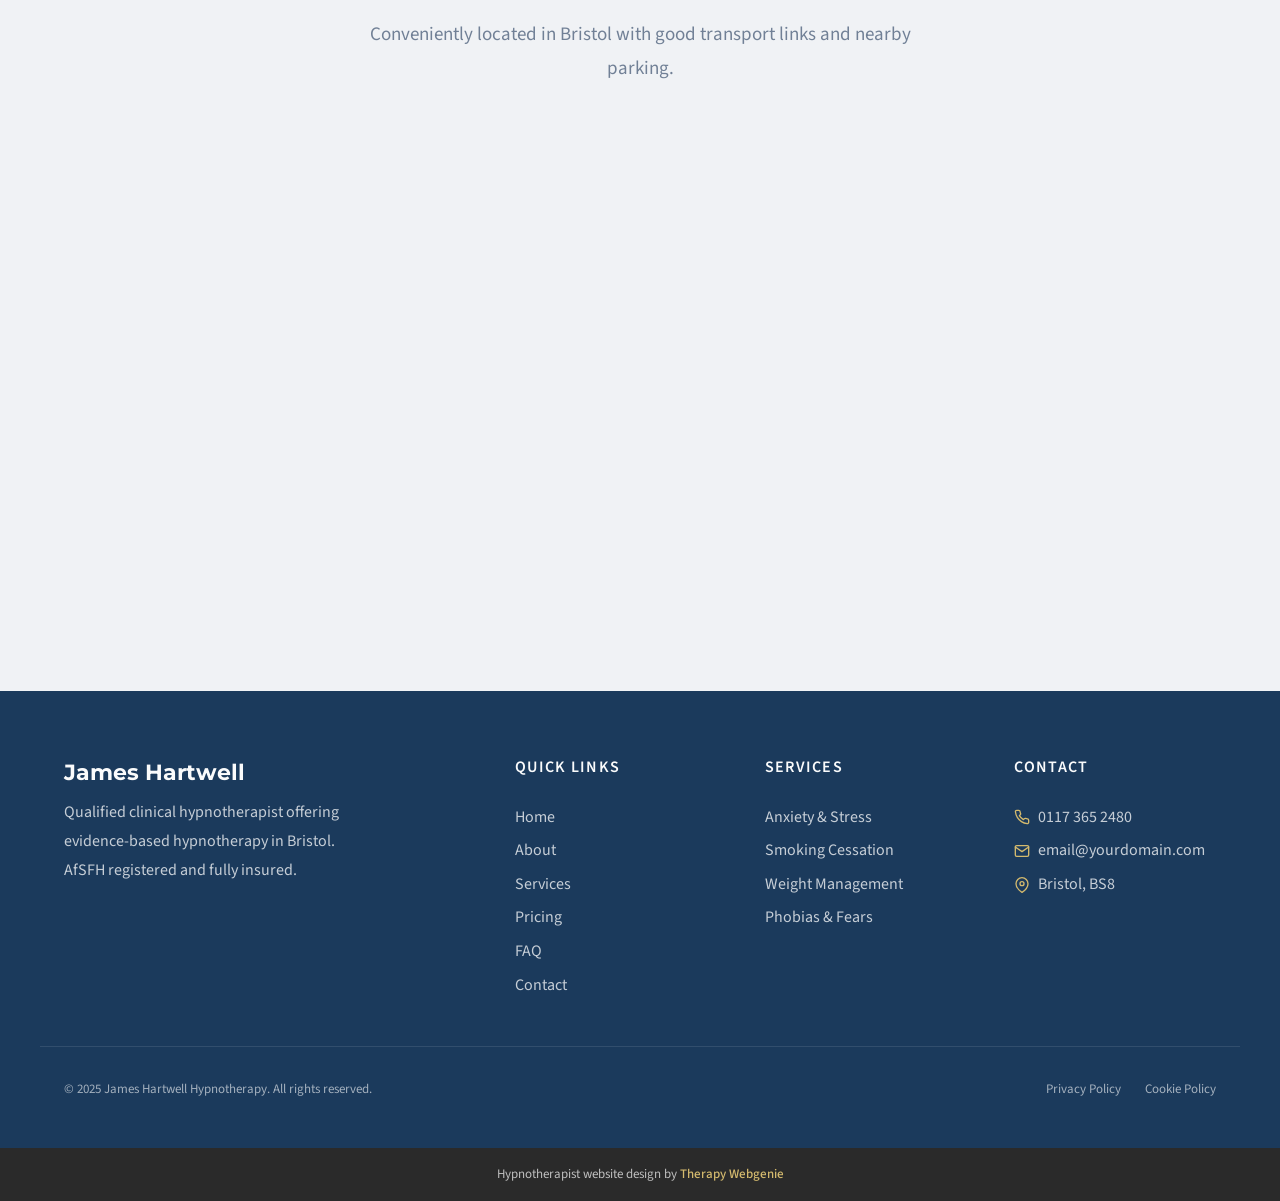
<file: contact.html>
<!DOCTYPE html>
<html lang="en">
<head>
  <meta charset="UTF-8">
  <meta name="viewport" content="width=device-width, initial-scale=1.0">
  <meta name="description" content="Get in touch with James Hartwell to book a hypnotherapy session or free consultation. Based in Bristol, BS8, with online sessions available across the UK.">
  <title>Contact — James Hartwell, Clinical Hypnotherapist in Bristol</title>

  <link rel="preconnect" href="https://fonts.googleapis.com">
  <link rel="preconnect" href="https://fonts.gstatic.com" crossorigin>

  <link rel="stylesheet" href="css/base.css">
  <link rel="stylesheet" href="css/components.css">
  <link rel="stylesheet" href="css/theme.css">
  <!-- PROFILE:schema -->
  <!-- /PROFILE:schema -->
</head>
<body>

  <a href="#main" class="skip-link">Skip to main content</a>

  <!-- SECTION: nav -->
  <nav class="nav" role="navigation" aria-label="Main navigation">
    <div class="container nav__inner">
      <a href="index.html" class="nav__brand nav__brand--inline">
        <!-- PROFILE:logo -->
        <!-- /PROFILE:logo -->
        <span class="nav__brand-text">
          <span class="nav__name"><!-- PROFILE:site_title -->James Hartwell<!-- /PROFILE:site_title --></span>
          <span class="nav__title"><!-- PROFILE:site_slogan -->Clinical Hypnotherapist<!-- /PROFILE:site_slogan --></span>
        </span>
      </a>
      <div class="nav__links">
        <a href="index.html" class="nav__link">Home</a>
        <a href="about.html" class="nav__link">About</a>
        <a href="services.html" class="nav__link">Services</a>
        <a href="pricing.html" class="nav__link">Pricing</a>
        <a href="faq.html" class="nav__link">FAQ</a>
        <a href="contact.html" class="nav__link nav__link--active">Contact</a>
        <a href="contact.html" class="btn btn--primary nav__cta">Book a Free Consultation</a>
      </div>
      <button class="nav__toggle" aria-label="Toggle menu" aria-expanded="false" aria-controls="mobile-menu">
        <span class="nav__toggle-bar"></span>
        <span class="nav__toggle-bar"></span>
        <span class="nav__toggle-bar"></span>
      </button>
    </div>
    <div class="nav__mobile" id="mobile-menu" role="menu">
      <a href="index.html" class="nav__link" role="menuitem">Home</a>
      <a href="about.html" class="nav__link" role="menuitem">About</a>
      <a href="services.html" class="nav__link" role="menuitem">Services</a>
      <a href="pricing.html" class="nav__link" role="menuitem">Pricing</a>
      <a href="faq.html" class="nav__link" role="menuitem">FAQ</a>
      <a href="contact.html" class="nav__link nav__link--active" role="menuitem">Contact</a>
      <a href="contact.html" class="btn btn--primary" role="menuitem">Book a Free Consultation</a>
    </div>
  </nav>
  <!-- /SECTION: nav -->

  <!-- Compact scroll header -->
  <div class="nav-scroll" aria-hidden="true">
    <div class="container nav-scroll__inner">
      <div class="nav-scroll__brand">
        <span class="nav-scroll__name"><!-- PROFILE:site_title -->James Hartwell<!-- /PROFILE:site_title --></span>
        <span class="nav-scroll__title"><!-- PROFILE:site_slogan -->Clinical Hypnotherapist<!-- /PROFILE:site_slogan --></span>
      </div>
      <div class="nav-scroll__right">
        <a href="tel:01173652480" class="nav-scroll__phone">
          <svg xmlns="http://www.w3.org/2000/svg" viewBox="0 0 24 24" fill="none" stroke="currentColor" stroke-width="2" stroke-linecap="round" stroke-linejoin="round"><path d="M22 16.92v3a2 2 0 0 1-2.18 2 19.79 19.79 0 0 1-8.63-3.07 19.5 19.5 0 0 1-6-6 19.79 19.79 0 0 1-3.07-8.67A2 2 0 0 1 4.11 2h3a2 2 0 0 1 2 1.72c.127.96.361 1.903.7 2.81a2 2 0 0 1-.45 2.11L8.09 9.91a16 16 0 0 0 6 6l1.27-1.27a2 2 0 0 1 2.11-.45c.907.339 1.85.573 2.81.7A2 2 0 0 1 22 16.92z"></path></svg>
          0117 365 2480
        </a>
        <a href="tel:01173652480" class="nav-scroll__phone-icon" aria-label="Call me">
          <svg xmlns="http://www.w3.org/2000/svg" viewBox="0 0 24 24" fill="none" stroke="currentColor" stroke-width="2" stroke-linecap="round" stroke-linejoin="round"><path d="M22 16.92v3a2 2 0 0 1-2.18 2 19.79 19.79 0 0 1-8.63-3.07 19.5 19.5 0 0 1-6-6 19.79 19.79 0 0 1-3.07-8.67A2 2 0 0 1 4.11 2h3a2 2 0 0 1 2 1.72c.127.96.361 1.903.7 2.81a2 2 0 0 1-.45 2.11L8.09 9.91a16 16 0 0 0 6 6l1.27-1.27a2 2 0 0 1 2.11-.45c.907.339 1.85.573 2.81.7A2 2 0 0 1 22 16.92z"></path></svg>
        </a>
        <button class="nav-scroll__toggle" aria-label="Toggle menu">
          <span class="nav-scroll__toggle-bar"></span>
          <span class="nav-scroll__toggle-bar"></span>
          <span class="nav-scroll__toggle-bar"></span>
        </button>
      </div>
    </div>
  </div>

  <main id="main">

    <!-- SECTION: page-header -->
    <section class="page-header">
      <div class="container">
        <span class="section-label">Get in Touch</span>
        <h1>Contact Me</h1>
        <p>Whether you're ready to book a session or just have a question, I'd love to hear from you. There's no pressure — take your time.</p>
      </div>
    </section>
    <!-- /SECTION: page-header -->

    <!-- SECTION: contact-form -->
    <section class="section reveal">
      <div class="container contact-grid">

        <div class="contact-info">
          <p class="contact-info__intro">I offer a free 15-minute phone consultation for new clients. This is a chance for us to have a relaxed chat about what you'd like to achieve and to see if we're a good fit for working together.</p>

          <div class="contact-info__item">
            <div class="contact-info__icon">
              <svg xmlns="http://www.w3.org/2000/svg" viewBox="0 0 24 24" fill="none" stroke="currentColor" stroke-width="2" stroke-linecap="round" stroke-linejoin="round"><path d="M22 16.92v3a2 2 0 0 1-2.18 2 19.79 19.79 0 0 1-8.63-3.07 19.5 19.5 0 0 1-6-6 19.79 19.79 0 0 1-3.07-8.67A2 2 0 0 1 4.11 2h3a2 2 0 0 1 2 1.72 12.84 12.84 0 0 0 .7 2.81 2 2 0 0 1-.45 2.11L8.09 9.91a16 16 0 0 0 6 6l1.27-1.27a2 2 0 0 1 2.11-.45 12.84 12.84 0 0 0 2.81.7A2 2 0 0 1 22 16.92z"></path></svg>
            </div>
            <div>
              <p class="contact-info__label">Phone</p>
              <p class="contact-info__value">0117 365 2480</p>
            </div>
          </div>

          <div class="contact-info__item">
            <div class="contact-info__icon">
              <svg xmlns="http://www.w3.org/2000/svg" viewBox="0 0 24 24" fill="none" stroke="currentColor" stroke-width="2" stroke-linecap="round" stroke-linejoin="round"><path d="M21 10c0 7-9 13-9 13s-9-6-9-13a9 9 0 0 1 18 0z"></path><circle cx="12" cy="10" r="3"></circle></svg>
            </div>
            <div>
              <p class="contact-info__label">Practice Address</p>
              <p class="contact-info__value">Bristol, BS8</p>
            </div>
          </div>

          <div class="contact-info__item">
            <div class="contact-info__icon">
              <svg xmlns="http://www.w3.org/2000/svg" viewBox="0 0 24 24" fill="none" stroke="currentColor" stroke-width="2" stroke-linecap="round" stroke-linejoin="round"><circle cx="12" cy="12" r="10"></circle><polyline points="12 6 12 12 16 14"></polyline></svg>
            </div>
            <div>
              <p class="contact-info__label">Session Hours</p>
              <p class="contact-info__value">Monday &ndash; Friday: 9am &ndash; 7pm<br>Saturday: 9am &ndash; 1pm<br>Sunday: Closed</p>
            </div>
          </div>

          <div class="testimonial testimonial--standalone">
            <div class="testimonial__stars">
              <svg viewBox="0 0 24 24"><path d="M12 2l3.09 6.26L22 9.27l-5 4.87 1.18 6.88L12 17.77l-6.18 3.25L7 14.14 2 9.27l6.91-1.01L12 2z"/></svg>
              <svg viewBox="0 0 24 24"><path d="M12 2l3.09 6.26L22 9.27l-5 4.87 1.18 6.88L12 17.77l-6.18 3.25L7 14.14 2 9.27l6.91-1.01L12 2z"/></svg>
              <svg viewBox="0 0 24 24"><path d="M12 2l3.09 6.26L22 9.27l-5 4.87 1.18 6.88L12 17.77l-6.18 3.25L7 14.14 2 9.27l6.91-1.01L12 2z"/></svg>
              <svg viewBox="0 0 24 24"><path d="M12 2l3.09 6.26L22 9.27l-5 4.87 1.18 6.88L12 17.77l-6.18 3.25L7 14.14 2 9.27l6.91-1.01L12 2z"/></svg>
              <svg viewBox="0 0 24 24"><path d="M12 2l3.09 6.26L22 9.27l-5 4.87 1.18 6.88L12 17.77l-6.18 3.25L7 14.14 2 9.27l6.91-1.01L12 2z"/></svg>
            </div>
            <p class="testimonial__quote">From the first phone call, James made me feel at ease. He explained everything clearly and never made me feel rushed. The sessions were genuinely transformative — I sleep better, worry less, and feel like myself again. I can't recommend him highly enough.</p>
            <p class="testimonial__author">M.T.</p>
            <p class="testimonial__detail">Ongoing client</p>
          </div>
        </div>

        <div class="contact-form-wrap">
          <div class="card contact-form-card">
            <h2>Send Me a Message</h2>
            <p>Fill in the form below and I'll get back to you within 24 hours. All enquiries are treated in the strictest confidence.</p>
            <form class="form" action="https://editmy.site/api/form/{{SITE_ID}}" method="POST">
              <div class="form__row">
                <div class="form__group">
                  <label for="name" class="form__label form__label--required">Full Name</label>
                  <input type="text" id="name" name="name" class="form__input" placeholder="Your full name" required autocomplete="name">
                </div>
                <div class="form__group">
                  <label for="email" class="form__label form__label--required">Email Address</label>
                  <input type="email" id="email" name="email" class="form__input" placeholder="you@example.com" required autocomplete="email">
                </div>
              </div>
              <div class="form__group">
                <label for="phone" class="form__label">Phone Number</label>
                <input type="tel" id="phone" name="phone" class="form__input" placeholder="07xxx xxxxxx" autocomplete="tel">
                <span class="form__hint">Optional — useful if you'd like me to call you back</span>
              </div>
              <div class="form__group">
                <label for="message" class="form__label form__label--required">Your Message</label>
                <textarea id="message" name="message" class="form__textarea" placeholder="Tell me a little about what you're looking for help with. There's no need to go into detail — just enough so I can understand how best to support you." required></textarea>
              </div>
              <div class="form__group form__group--checkbox">
                <input type="checkbox" id="consent" name="consent" required>
                <label for="consent">I agree for my details to be stored to receive a response to my enquiry, and agree to the <a href="privacy.html">privacy policy</a>.</label>
              </div>
              <div>
                            <div style="display:none"><input type="text" name="_hp" tabindex="-1" autocomplete="off"></div>
            <input type="hidden" name="_t" value="">
<button type="submit" class="btn btn--primary btn--block">Send Message</button>
              </div>
            </form>
          </div>
        </div>

      </div>
    </section>
    <!-- /SECTION: contact-form -->

    <!-- SECTION: map -->
    <section class="section section--alt reveal">
      <div class="container text-center">
        <span class="section-label">Find Me</span>
        <h2>Practice Location</h2>
        <p class="section-subtitle">Conveniently located in Bristol with good transport links and nearby parking.</p>
      </div>
      <div class="container">
        <div class="map-wrap">
          <iframe src="https://www.google.com/maps/embed?pb=!1m18!1m12!1m3!1d2486.5!2d-2.5879!3d51.4545!2m3!1f0!2f0!3f0!3m2!1i1024!2i768!4f13.1!3m3!1m2!1s0x0%3A0x0!2zNTHCsDI3JzE2LjIiTiAywrAzNScxNi40Ilc!5e0!3m2!1sen!2suk!4v1" width="100%" height="450" style="border:0;" allowfullscreen="" loading="lazy" referrerpolicy="no-referrer-when-downgrade" title="Map showing location of James Hartwell Hypnotherapy in Bristol"></iframe>
        </div>
      </div>
    </section>
    <!-- /SECTION: map -->

  </main>

  <!-- SECTION: footer -->
  <footer class="footer">
    <div class="container footer__inner">
      <div class="footer__brand">
        <p class="footer__brand-name">James Hartwell</p>
        <p class="footer__brand-text">Qualified clinical hypnotherapist offering evidence-based hypnotherapy in Bristol. AfSFH registered and fully insured.</p>
      </div>
      <div class="footer__col">
        <p class="footer__heading">Quick Links</p>
        <div class="footer__links">
          <a href="index.html" class="footer__link">Home</a>
          <a href="about.html" class="footer__link">About</a>
          <a href="services.html" class="footer__link">Services</a>
          <a href="pricing.html" class="footer__link">Pricing</a>
          <a href="faq.html" class="footer__link">FAQ</a>
          <a href="contact.html" class="footer__link">Contact</a>
        </div>
      </div>
      <div class="footer__col">
        <p class="footer__heading">Services</p>
        <div class="footer__links">
          <a href="services.html#service-anxiety" class="footer__link">Anxiety &amp; Stress</a>
          <a href="services.html#service-smoking" class="footer__link">Smoking Cessation</a>
          <a href="services.html#service-weight" class="footer__link">Weight Management</a>
          <a href="services.html#service-phobias" class="footer__link">Phobias &amp; Fears</a>
        </div>
      </div>
      <div class="footer__col">
        <p class="footer__heading">Contact</p>
        <div class="footer__contact-item">
          <svg xmlns="http://www.w3.org/2000/svg" viewBox="0 0 24 24" fill="none" stroke="currentColor" stroke-width="2" stroke-linecap="round" stroke-linejoin="round"><path d="M22 16.92v3a2 2 0 0 1-2.18 2 19.79 19.79 0 0 1-8.63-3.07 19.5 19.5 0 0 1-6-6 19.79 19.79 0 0 1-3.07-8.67A2 2 0 0 1 4.11 2h3a2 2 0 0 1 2 1.72 12.84 12.84 0 0 0 .7 2.81 2 2 0 0 1-.45 2.11L8.09 9.91a16 16 0 0 0 6 6l1.27-1.27a2 2 0 0 1 2.11-.45 12.84 12.84 0 0 0 2.81.7A2 2 0 0 1 22 16.92z"></path></svg>
          <span><!-- PROFILE:phone_landline -->0117 365 2480<!-- /PROFILE:phone_landline --></span>
        </div>
        <div class="footer__contact-item">
          <svg xmlns="http://www.w3.org/2000/svg" viewBox="0 0 24 24" fill="none" stroke="currentColor" stroke-width="2" stroke-linecap="round" stroke-linejoin="round"><path d="M4 4h16c1.1 0 2 .9 2 2v12c0 1.1-.9 2-2 2H4c-1.1 0-2-.9-2-2V6c0-1.1.9-2 2-2z"></path><polyline points="22,6 12,13 2,6"></polyline></svg>
          <span><!-- PROFILE:email --><a href="mailto:email@yourdomain.com">email@yourdomain.com</a><!-- /PROFILE:email --></span>
        </div>
        <div class="footer__contact-item">
          <svg xmlns="http://www.w3.org/2000/svg" viewBox="0 0 24 24" fill="none" stroke="currentColor" stroke-width="2" stroke-linecap="round" stroke-linejoin="round"><path d="M21 10c0 7-9 13-9 13s-9-6-9-13a9 9 0 0 1 18 0z"></path><circle cx="12" cy="10" r="3"></circle></svg>
          <span><!-- PROFILE:address -->Bristol, BS8<!-- /PROFILE:address --></span>
        </div>
      </div>
    </div>
    <div class="container footer__bottom">
      <p class="footer__copyright">&copy; 2025 James Hartwell Hypnotherapy. All rights reserved.</p>
      <div class="footer__legal">
        <a href="privacy.html">Privacy Policy</a>
        <a href="cookies-policy.html">Cookie Policy</a>
      </div>
    </div>
  </footer>
  <!-- /SECTION: footer -->

  <div class="site-credit">
    <p>Hypnotherapist website design by <a href="https://www.therapywebgenie.com/website-design/hypnotherapists/" target="_blank" rel="noopener nofollow">Therapy Webgenie</a></p>
  </div>

  <!-- Cookie Consent -->
  <div class="cookie-banner" role="dialog" aria-label="Cookie consent">
    <div class="cookie-banner__inner">
      <p class="cookie-banner__text">We use cookies to improve your experience. See our <a href="cookies-policy.html">cookie policy</a> for details.</p>
      <div class="cookie-banner__buttons"><button class="cookie-banner__accept">Accept</button><button class="cookie-banner__decline">Decline</button></div>
    </div>
  </div>

  <!-- Back to Top -->
  <button class="back-to-top" aria-label="Back to top">
    <svg xmlns="http://www.w3.org/2000/svg" viewBox="0 0 24 24" fill="none" stroke="currentColor" stroke-width="2" stroke-linecap="round" stroke-linejoin="round"><polyline points="18 15 12 9 6 15"></polyline></svg>
  </button>

  <script src="js/main.js"></script>
</body>
</html>
</file>
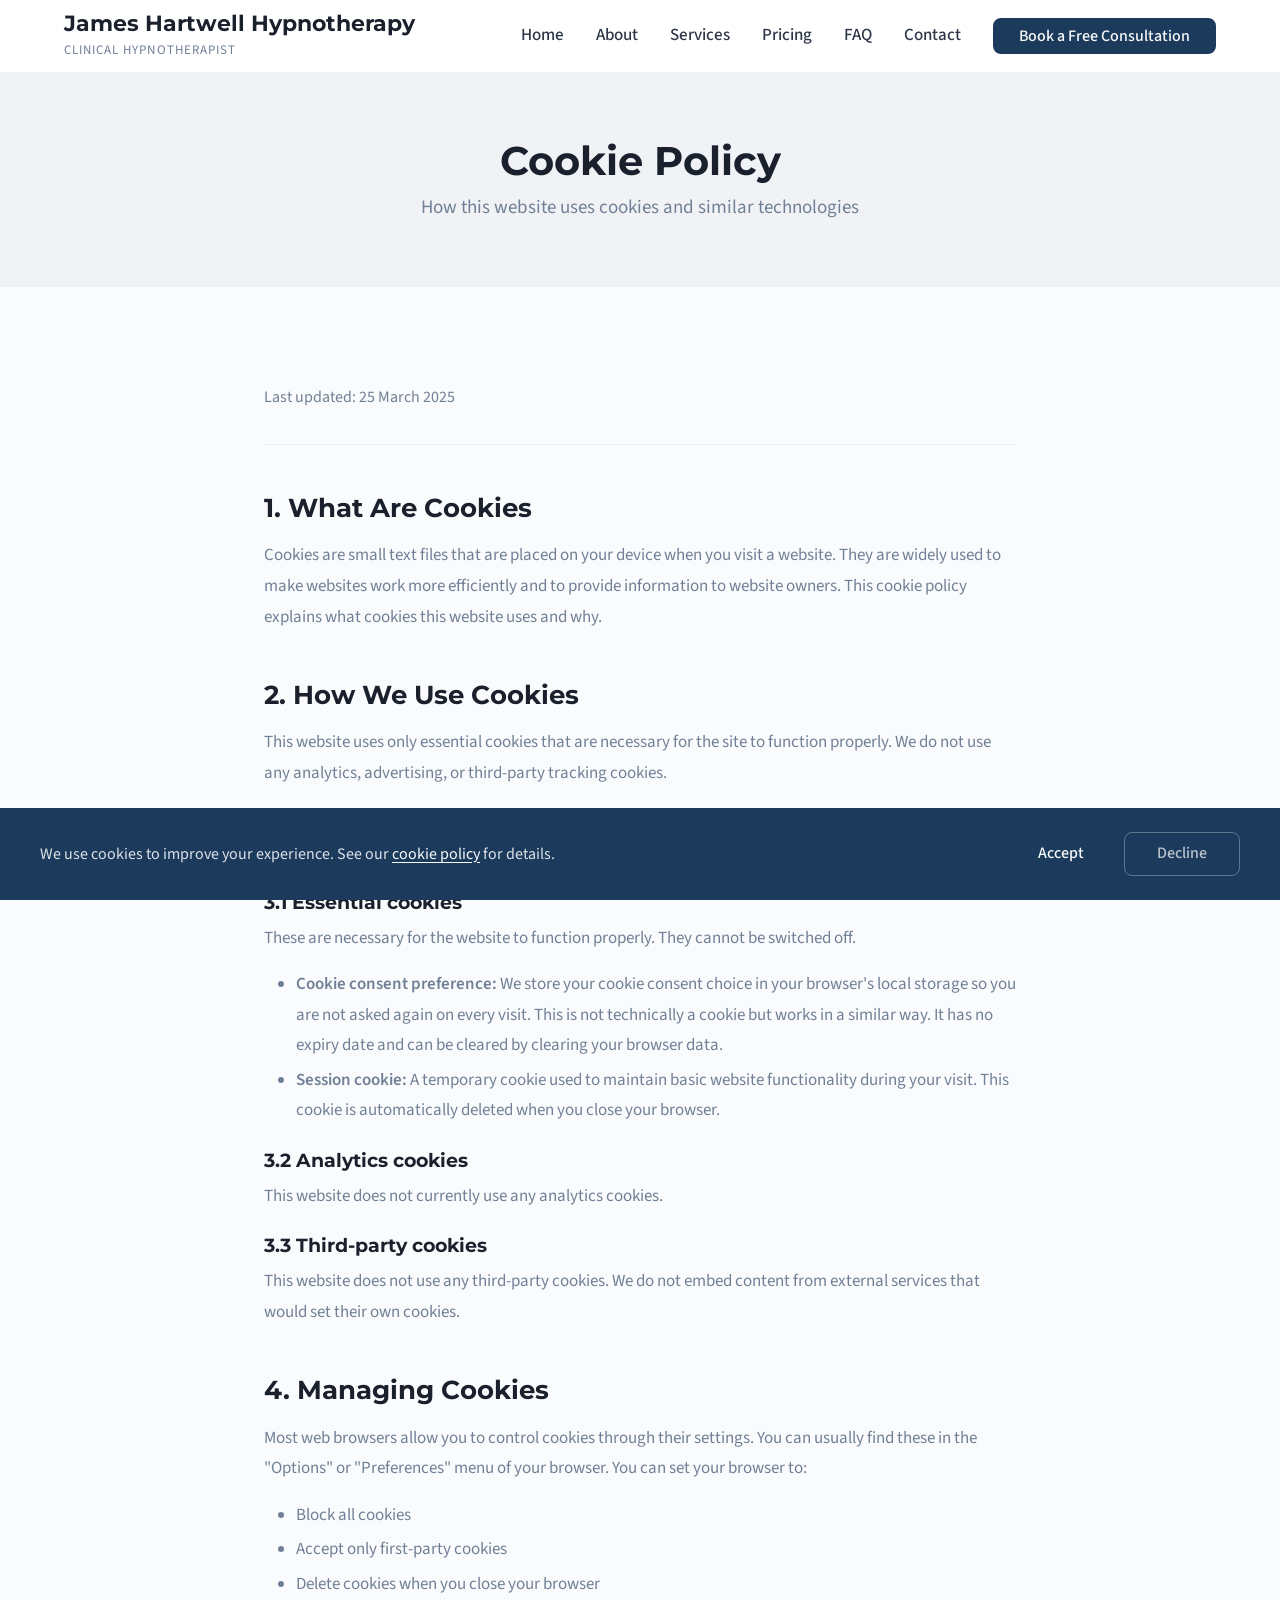
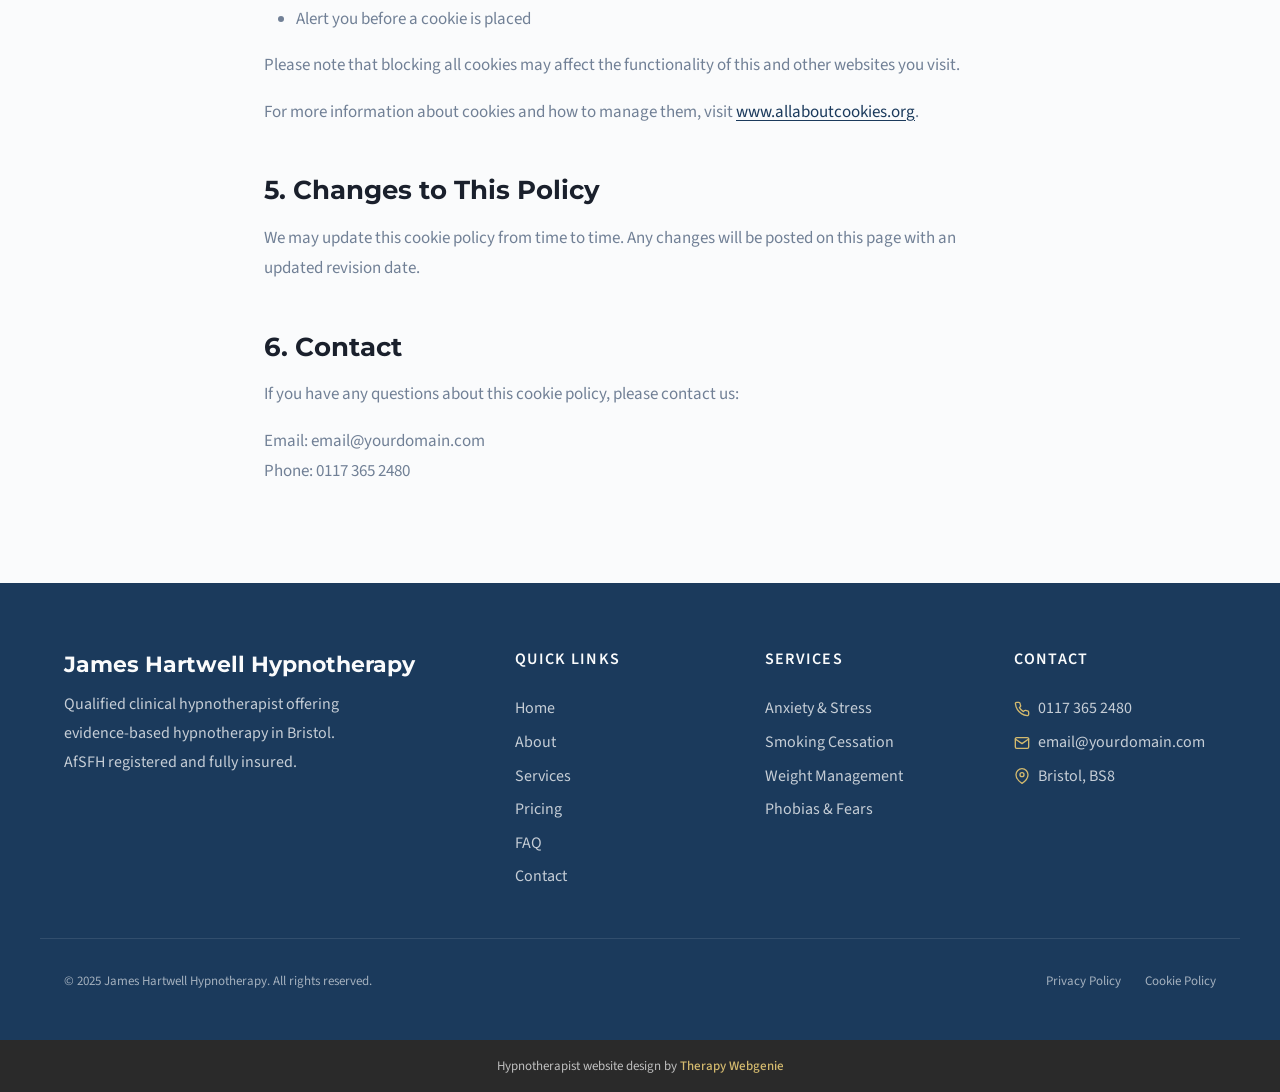
<file: cookies-policy.html>
<!DOCTYPE html>
<html lang="en">
<head>
  <meta charset="UTF-8">
  <meta name="viewport" content="width=device-width, initial-scale=1.0">
  <meta name="description" content="Cookie policy for James Hartwell Hypnotherapy. How we use cookies and similar technologies on this website.">
  <meta name="robots" content="noindex, nofollow">
  <title>Cookie Policy &mdash; James Hartwell Hypnotherapy</title>

  <link rel="preconnect" href="https://fonts.googleapis.com">
  <link rel="preconnect" href="https://fonts.gstatic.com" crossorigin>

  <link rel="stylesheet" href="css/base.css">
  <link rel="stylesheet" href="css/components.css">
  <link rel="stylesheet" href="css/theme.css">
  <!-- PROFILE:schema -->
  <!-- /PROFILE:schema -->
</head>
<body>

  <a href="#main" class="skip-link">Skip to main content</a>

  <!-- SECTION: nav -->
  <nav class="nav" role="navigation" aria-label="Main navigation">
    <div class="container nav__inner">
      <a href="index.html" class="nav__brand">
        <!-- PROFILE:logo --><!-- /PROFILE:logo -->
        <span class="nav__name"><!-- PROFILE:site_title -->James Hartwell Hypnotherapy<!-- /PROFILE:site_title --></span>
        <span class="nav__title"><!-- PROFILE:site_slogan -->Clinical Hypnotherapist<!-- /PROFILE:site_slogan --></span>
      </a>
      <div class="nav__links">
        <a href="index.html" class="nav__link">Home</a>
        <a href="about.html" class="nav__link">About</a>
        <a href="services.html" class="nav__link">Services</a>
        <a href="pricing.html" class="nav__link">Pricing</a>
        <a href="faq.html" class="nav__link">FAQ</a>
        <a href="contact.html" class="nav__link">Contact</a>
        <a href="contact.html" class="btn btn--primary nav__cta">Book a Free Consultation</a>
      </div>
      <button class="nav__toggle" aria-label="Toggle menu" aria-expanded="false" aria-controls="mobile-menu">
        <span class="nav__toggle-bar"></span>
        <span class="nav__toggle-bar"></span>
        <span class="nav__toggle-bar"></span>
      </button>
    </div>
    <div class="nav__mobile" id="mobile-menu" role="menu">
      <a href="index.html" class="nav__link" role="menuitem">Home</a>
      <a href="about.html" class="nav__link" role="menuitem">About</a>
      <a href="services.html" class="nav__link" role="menuitem">Services</a>
      <a href="pricing.html" class="nav__link" role="menuitem">Pricing</a>
      <a href="faq.html" class="nav__link" role="menuitem">FAQ</a>
      <a href="contact.html" class="nav__link" role="menuitem">Contact</a>
      <a href="contact.html" class="btn btn--primary" role="menuitem">Book a Free Consultation</a>
    </div>
  </nav>
  <!-- /SECTION: nav -->

  <!-- Compact scroll header -->
  <div class="nav-scroll" aria-hidden="true">
    <div class="container nav-scroll__inner">
      <div class="nav-scroll__brand">
        <span class="nav-scroll__name"><!-- PROFILE:site_title -->James Hartwell Hypnotherapy<!-- /PROFILE:site_title --></span>
        <span class="nav-scroll__title"><!-- PROFILE:site_slogan -->Clinical Hypnotherapist<!-- /PROFILE:site_slogan --></span>
      </div>
      <div class="nav-scroll__right">
        <a href="tel:01173652480" class="nav-scroll__phone">
          <svg xmlns="http://www.w3.org/2000/svg" viewBox="0 0 24 24" fill="none" stroke="currentColor" stroke-width="2" stroke-linecap="round" stroke-linejoin="round"><path d="M22 16.92v3a2 2 0 0 1-2.18 2 19.79 19.79 0 0 1-8.63-3.07 19.5 19.5 0 0 1-6-6 19.79 19.79 0 0 1-3.07-8.67A2 2 0 0 1 4.11 2h3a2 2 0 0 1 2 1.72c.127.96.361 1.903.7 2.81a2 2 0 0 1-.45 2.11L8.09 9.91a16 16 0 0 0 6 6l1.27-1.27a2 2 0 0 1 2.11-.45c.907.339 1.85.573 2.81.7A2 2 0 0 1 22 16.92z"></path></svg>
          0117 365 2480
        </a>
        <a href="tel:01173652480" class="nav-scroll__phone-icon" aria-label="Call us">
          <svg xmlns="http://www.w3.org/2000/svg" viewBox="0 0 24 24" fill="none" stroke="currentColor" stroke-width="2" stroke-linecap="round" stroke-linejoin="round"><path d="M22 16.92v3a2 2 0 0 1-2.18 2 19.79 19.79 0 0 1-8.63-3.07 19.5 19.5 0 0 1-6-6 19.79 19.79 0 0 1-3.07-8.67A2 2 0 0 1 4.11 2h3a2 2 0 0 1 2 1.72c.127.96.361 1.903.7 2.81a2 2 0 0 1-.45 2.11L8.09 9.91a16 16 0 0 0 6 6l1.27-1.27a2 2 0 0 1 2.11-.45c.907.339 1.85.573 2.81.7A2 2 0 0 1 22 16.92z"></path></svg>
        </a>
        <button class="nav-scroll__toggle" aria-label="Toggle menu">
          <span class="nav-scroll__toggle-bar"></span>
          <span class="nav-scroll__toggle-bar"></span>
          <span class="nav-scroll__toggle-bar"></span>
        </button>
      </div>
    </div>
  </div>

  <main id="main">

    <!-- SECTION: page-header -->
    <section class="page-header">
      <div class="container">
        <h1>Cookie Policy</h1>
        <p>How this website uses cookies and similar technologies</p>
      </div>
    </section>
    <!-- /SECTION: page-header -->

    <!-- SECTION: cookies-content -->
    <section class="section">
      <div class="container privacy-content">

        <p class="last-updated">Last updated: 25 March 2025</p>

        <h2>1. What Are Cookies</h2>
        <p>Cookies are small text files that are placed on your device when you visit a website. They are widely used to make websites work more efficiently and to provide information to website owners. This cookie policy explains what cookies this website uses and why.</p>

        <h2>2. How We Use Cookies</h2>
        <p>This website uses only essential cookies that are necessary for the site to function properly. We do not use any analytics, advertising, or third-party tracking cookies.</p>

        <h2>3. Cookies We Use</h2>

        <h3>3.1 Essential cookies</h3>
        <p>These are necessary for the website to function properly. They cannot be switched off.</p>
        <ul>
          <li><strong>Cookie consent preference:</strong> We store your cookie consent choice in your browser's local storage so you are not asked again on every visit. This is not technically a cookie but works in a similar way. It has no expiry date and can be cleared by clearing your browser data.</li>
          <li><strong>Session cookie:</strong> A temporary cookie used to maintain basic website functionality during your visit. This cookie is automatically deleted when you close your browser.</li>
        </ul>

        <h3>3.2 Analytics cookies</h3>
        <p>This website does not currently use any analytics cookies.</p>

        <h3>3.3 Third-party cookies</h3>
        <p>This website does not use any third-party cookies. We do not embed content from external services that would set their own cookies.</p>

        <h2>4. Managing Cookies</h2>
        <p>Most web browsers allow you to control cookies through their settings. You can usually find these in the "Options" or "Preferences" menu of your browser. You can set your browser to:</p>
        <ul>
          <li>Block all cookies</li>
          <li>Accept only first-party cookies</li>
          <li>Delete cookies when you close your browser</li>
          <li>Alert you before a cookie is placed</li>
        </ul>
        <p>Please note that blocking all cookies may affect the functionality of this and other websites you visit.</p>
        <p>For more information about cookies and how to manage them, visit <a href="https://www.allaboutcookies.org" target="_blank" rel="noopener">www.allaboutcookies.org</a>.</p>

        <h2>5. Changes to This Policy</h2>
        <p>We may update this cookie policy from time to time. Any changes will be posted on this page with an updated revision date.</p>

        <h2>6. Contact</h2>
        <p>If you have any questions about this cookie policy, please contact us:</p>
        <p>Email: email@yourdomain.com<br>
        Phone: 0117 365 2480</p>

      </div>
    </section>
    <!-- /SECTION: cookies-content -->

  </main>

  <!-- SECTION: footer -->
  <footer class="footer">
    <div class="container footer__inner">
      <div class="footer__brand">
        <p class="footer__brand-name">James Hartwell Hypnotherapy</p>
        <p class="footer__brand-text">Qualified clinical hypnotherapist offering evidence-based hypnotherapy in Bristol. AfSFH registered and fully insured.</p>
      </div>
      <div class="footer__col">
        <p class="footer__heading">Quick Links</p>
        <div class="footer__links">
          <a href="index.html" class="footer__link">Home</a>
          <a href="about.html" class="footer__link">About</a>
          <a href="services.html" class="footer__link">Services</a>
          <a href="pricing.html" class="footer__link">Pricing</a>
          <a href="faq.html" class="footer__link">FAQ</a>
          <a href="contact.html" class="footer__link">Contact</a>
        </div>
      </div>
      <div class="footer__col">
        <p class="footer__heading">Services</p>
        <div class="footer__links">
          <a href="services.html#service-anxiety" class="footer__link">Anxiety &amp; Stress</a>
          <a href="services.html#service-smoking" class="footer__link">Smoking Cessation</a>
          <a href="services.html#service-weight" class="footer__link">Weight Management</a>
          <a href="services.html#service-phobias" class="footer__link">Phobias &amp; Fears</a>
        </div>
      </div>
      <div class="footer__col">
        <p class="footer__heading">Contact</p>
        <div class="footer__contact-item">
          <svg xmlns="http://www.w3.org/2000/svg" viewBox="0 0 24 24" fill="none" stroke="currentColor" stroke-width="2" stroke-linecap="round" stroke-linejoin="round"><path d="M22 16.92v3a2 2 0 0 1-2.18 2 19.79 19.79 0 0 1-8.63-3.07 19.5 19.5 0 0 1-6-6 19.79 19.79 0 0 1-3.07-8.67A2 2 0 0 1 4.11 2h3a2 2 0 0 1 2 1.72 12.84 12.84 0 0 0 .7 2.81 2 2 0 0 1-.45 2.11L8.09 9.91a16 16 0 0 0 6 6l1.27-1.27a2 2 0 0 1 2.11-.45 12.84 12.84 0 0 0 2.81.7A2 2 0 0 1 22 16.92z"></path></svg>
          <!-- PROFILE:phone_landline --><span>0117 365 2480</span><!-- /PROFILE:phone_landline -->
        </div>
        <div class="footer__contact-item">
          <svg xmlns="http://www.w3.org/2000/svg" viewBox="0 0 24 24" fill="none" stroke="currentColor" stroke-width="2" stroke-linecap="round" stroke-linejoin="round"><path d="M4 4h16c1.1 0 2 .9 2 2v12c0 1.1-.9 2-2 2H4c-1.1 0-2-.9-2-2V6c0-1.1.9-2 2-2z"></path><polyline points="22,6 12,13 2,6"></polyline></svg>
          <!-- PROFILE:email --><a href="mailto:email@yourdomain.com">email@yourdomain.com</a><!-- /PROFILE:email -->
        </div>
        <div class="footer__contact-item">
          <svg xmlns="http://www.w3.org/2000/svg" viewBox="0 0 24 24" fill="none" stroke="currentColor" stroke-width="2" stroke-linecap="round" stroke-linejoin="round"><path d="M21 10c0 7-9 13-9 13s-9-6-9-13a9 9 0 0 1 18 0z"></path><circle cx="12" cy="10" r="3"></circle></svg>
          <!-- PROFILE:address --><span>Bristol, BS8</span><!-- /PROFILE:address -->
        </div>
      </div>
    </div>
    <div class="container footer__bottom">
      <p class="footer__copyright">&copy; 2025 James Hartwell Hypnotherapy. All rights reserved.</p>
      <div class="footer__legal">
        <a href="privacy.html">Privacy Policy</a>
        <a href="cookies-policy.html">Cookie Policy</a>
      </div>
    </div>
  </footer>
  <!-- /SECTION: footer -->

  <div class="site-credit">
    <p>Hypnotherapist website design by <a href="https://www.therapywebgenie.com/website-design/hypnotherapists/" target="_blank" rel="noopener nofollow">Therapy Webgenie</a></p>
  </div>

  <!-- Cookie Consent -->
  <div class="cookie-banner" role="dialog" aria-label="Cookie consent">
    <div class="cookie-banner__inner">
      <p class="cookie-banner__text">We use cookies to improve your experience. See our <a href="cookies-policy.html">cookie policy</a> for details.</p>
      <div class="cookie-banner__buttons"><button class="cookie-banner__accept">Accept</button><button class="cookie-banner__decline">Decline</button></div>
    </div>
  </div>

  <!-- Back to Top -->
  <button class="back-to-top" aria-label="Back to top">
    <svg xmlns="http://www.w3.org/2000/svg" viewBox="0 0 24 24" fill="none" stroke="currentColor" stroke-width="2" stroke-linecap="round" stroke-linejoin="round"><polyline points="18 15 12 9 6 15"></polyline></svg>
  </button>

  <script src="js/main.js"></script>
</body>
</html>
</file>
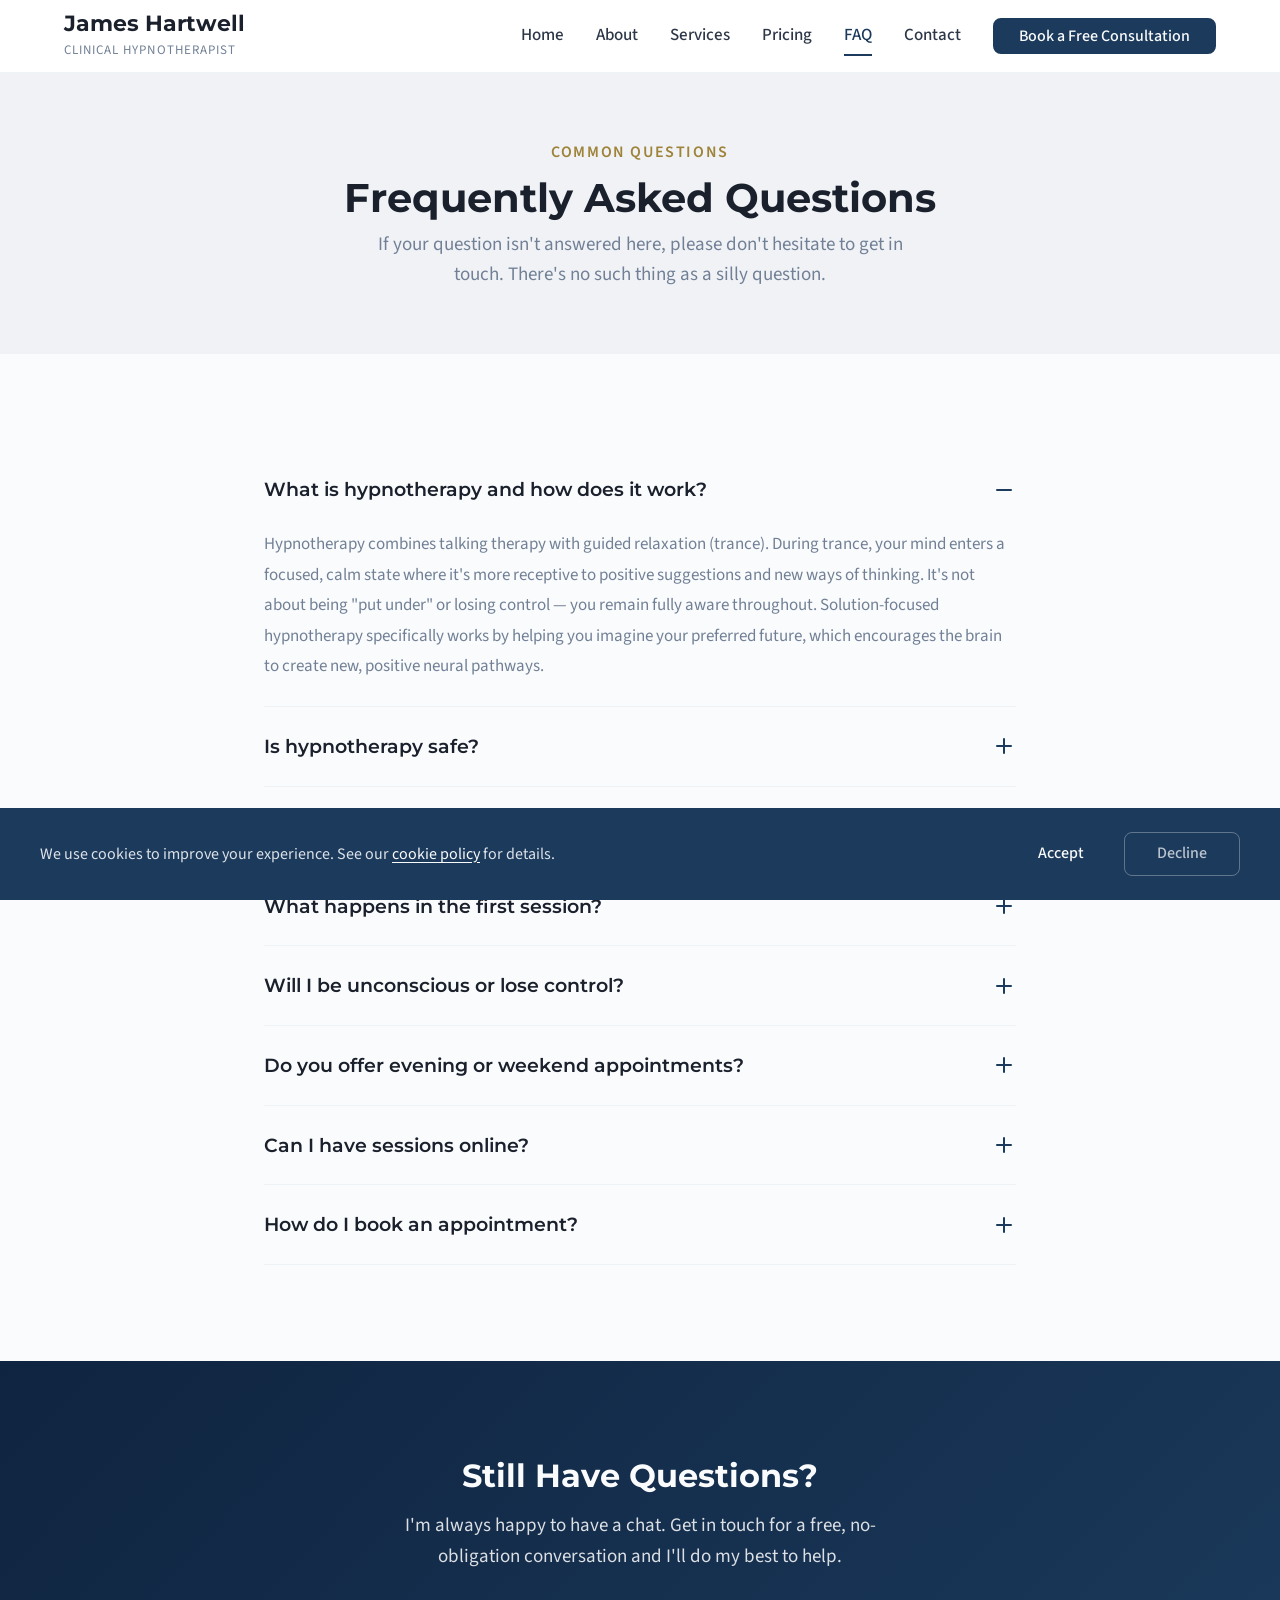
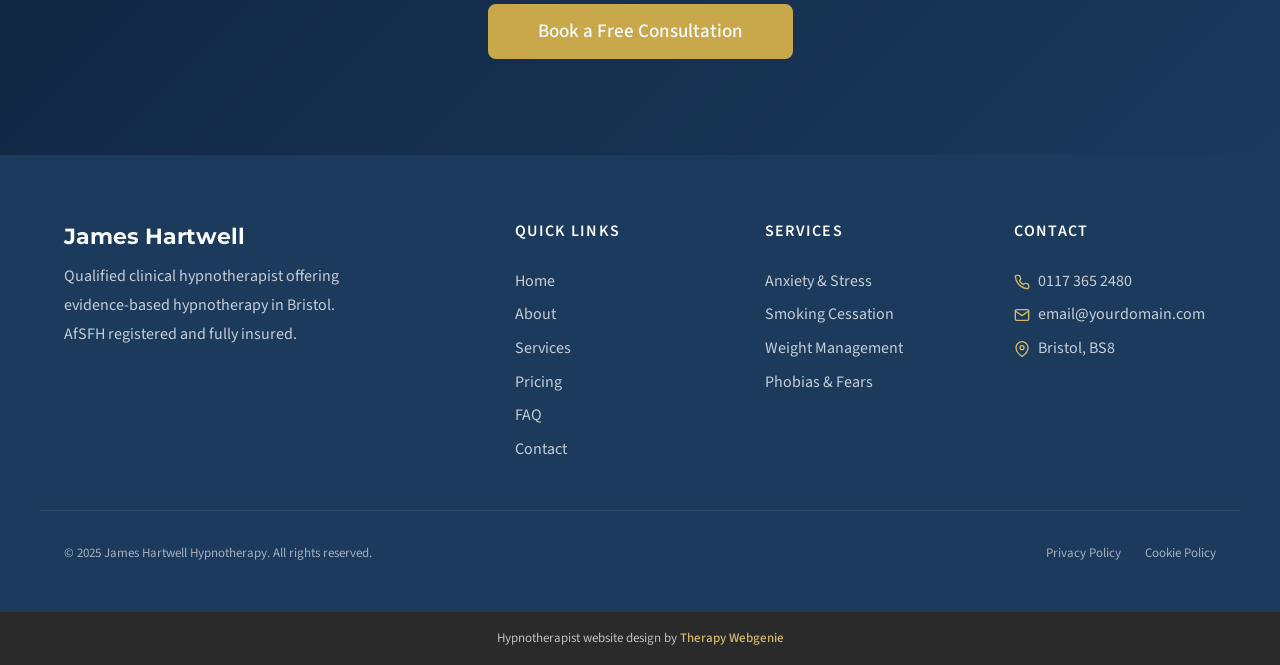
<file: faq.html>
<!DOCTYPE html>
<html lang="en">
<head>
  <meta charset="UTF-8">
  <meta name="viewport" content="width=device-width, initial-scale=1.0">
  <meta name="description" content="Frequently asked questions about hypnotherapy with James Hartwell in Bristol — what to expect, how it works, session details, and booking information.">
  <title>FAQ — James Hartwell, Clinical Hypnotherapist in Bristol</title>

  <link rel="preconnect" href="https://fonts.googleapis.com">
  <link rel="preconnect" href="https://fonts.gstatic.com" crossorigin>

  <link rel="stylesheet" href="css/base.css">
  <link rel="stylesheet" href="css/components.css">
  <link rel="stylesheet" href="css/theme.css">
  <!-- PROFILE:schema -->
  <!-- /PROFILE:schema -->
</head>
<body>

  <a href="#main" class="skip-link">Skip to main content</a>

  <!-- SECTION: nav -->
  <nav class="nav" role="navigation" aria-label="Main navigation">
    <div class="container nav__inner">
      <a href="index.html" class="nav__brand nav__brand--inline">
        <!-- PROFILE:logo -->
        <!-- /PROFILE:logo -->
        <span class="nav__brand-text">
          <span class="nav__name"><!-- PROFILE:site_title -->James Hartwell<!-- /PROFILE:site_title --></span>
          <span class="nav__title"><!-- PROFILE:site_slogan -->Clinical Hypnotherapist<!-- /PROFILE:site_slogan --></span>
        </span>
      </a>
      <div class="nav__links">
        <a href="index.html" class="nav__link">Home</a>
        <a href="about.html" class="nav__link">About</a>
        <a href="services.html" class="nav__link">Services</a>
        <a href="pricing.html" class="nav__link">Pricing</a>
        <a href="faq.html" class="nav__link nav__link--active">FAQ</a>
        <a href="contact.html" class="nav__link">Contact</a>
        <a href="contact.html" class="btn btn--primary nav__cta">Book a Free Consultation</a>
      </div>
      <button class="nav__toggle" aria-label="Toggle menu" aria-expanded="false" aria-controls="mobile-menu">
        <span class="nav__toggle-bar"></span>
        <span class="nav__toggle-bar"></span>
        <span class="nav__toggle-bar"></span>
      </button>
    </div>
    <div class="nav__mobile" id="mobile-menu" role="menu">
      <a href="index.html" class="nav__link" role="menuitem">Home</a>
      <a href="about.html" class="nav__link" role="menuitem">About</a>
      <a href="services.html" class="nav__link" role="menuitem">Services</a>
      <a href="pricing.html" class="nav__link" role="menuitem">Pricing</a>
      <a href="faq.html" class="nav__link nav__link--active" role="menuitem">FAQ</a>
      <a href="contact.html" class="nav__link" role="menuitem">Contact</a>
      <a href="contact.html" class="btn btn--primary" role="menuitem">Book a Free Consultation</a>
    </div>
  </nav>
  <!-- /SECTION: nav -->

  <!-- Compact scroll header -->
  <div class="nav-scroll" aria-hidden="true">
    <div class="container nav-scroll__inner">
      <div class="nav-scroll__brand">
        <span class="nav-scroll__name">James Hartwell</span>
        <span class="nav-scroll__title">Clinical Hypnotherapist</span>
      </div>
      <div class="nav-scroll__right">
        <a href="tel:01173652480" class="nav-scroll__phone">
          <svg xmlns="http://www.w3.org/2000/svg" viewBox="0 0 24 24" fill="none" stroke="currentColor" stroke-width="2" stroke-linecap="round" stroke-linejoin="round"><path d="M22 16.92v3a2 2 0 0 1-2.18 2 19.79 19.79 0 0 1-8.63-3.07 19.5 19.5 0 0 1-6-6 19.79 19.79 0 0 1-3.07-8.67A2 2 0 0 1 4.11 2h3a2 2 0 0 1 2 1.72c.127.96.361 1.903.7 2.81a2 2 0 0 1-.45 2.11L8.09 9.91a16 16 0 0 0 6 6l1.27-1.27a2 2 0 0 1 2.11-.45c.907.339 1.85.573 2.81.7A2 2 0 0 1 22 16.92z"></path></svg>
          0117 365 2480
        </a>
        <a href="tel:01173652480" class="nav-scroll__phone-icon" aria-label="Call me">
          <svg xmlns="http://www.w3.org/2000/svg" viewBox="0 0 24 24" fill="none" stroke="currentColor" stroke-width="2" stroke-linecap="round" stroke-linejoin="round"><path d="M22 16.92v3a2 2 0 0 1-2.18 2 19.79 19.79 0 0 1-8.63-3.07 19.5 19.5 0 0 1-6-6 19.79 19.79 0 0 1-3.07-8.67A2 2 0 0 1 4.11 2h3a2 2 0 0 1 2 1.72c.127.96.361 1.903.7 2.81a2 2 0 0 1-.45 2.11L8.09 9.91a16 16 0 0 0 6 6l1.27-1.27a2 2 0 0 1 2.11-.45c.907.339 1.85.573 2.81.7A2 2 0 0 1 22 16.92z"></path></svg>
        </a>
        <button class="nav-scroll__toggle" aria-label="Toggle menu">
          <span class="nav-scroll__toggle-bar"></span>
          <span class="nav-scroll__toggle-bar"></span>
          <span class="nav-scroll__toggle-bar"></span>
        </button>
      </div>
    </div>
  </div>

  <main id="main">

    <!-- SECTION: page-header -->
    <section class="page-header">
      <div class="container">
        <span class="section-label">Common Questions</span>
        <h1>Frequently Asked Questions</h1>
        <p>If your question isn't answered here, please don't hesitate to get in touch. There's no such thing as a silly question.</p>
      </div>
    </section>
    <!-- /SECTION: page-header -->

    <!-- SECTION: faq -->
    <section class="section reveal">
      <div class="container container--narrow">

        <div class="accordion">

        <div class="accordion__item accordion__item--open">
          <button class="accordion__trigger" aria-expanded="true">
            <span>What is hypnotherapy and how does it work?</span>
            <svg class="accordion__icon" xmlns="http://www.w3.org/2000/svg" viewBox="0 0 24 24" fill="none" stroke="currentColor" stroke-width="2" stroke-linecap="round" stroke-linejoin="round"><line x1="5" y1="12" x2="19" y2="12"></line><line class="accordion__icon-vertical" x1="12" y1="5" x2="12" y2="19"></line></svg>
          </button>
          <div class="accordion__content">
            <p>Hypnotherapy combines talking therapy with guided relaxation (trance). During trance, your mind enters a focused, calm state where it's more receptive to positive suggestions and new ways of thinking. It's not about being "put under" or losing control — you remain fully aware throughout. Solution-focused hypnotherapy specifically works by helping you imagine your preferred future, which encourages the brain to create new, positive neural pathways.</p>
          </div>
        </div>

        <div class="accordion__item">
          <button class="accordion__trigger" aria-expanded="false">
            <span>Is hypnotherapy safe?</span>
            <svg class="accordion__icon" xmlns="http://www.w3.org/2000/svg" viewBox="0 0 24 24" fill="none" stroke="currentColor" stroke-width="2" stroke-linecap="round" stroke-linejoin="round"><line x1="5" y1="12" x2="19" y2="12"></line><line class="accordion__icon-vertical" x1="12" y1="5" x2="12" y2="19"></line></svg>
          </button>
          <div class="accordion__content">
            <p>Absolutely. Clinical hypnotherapy is a well-established, evidence-based practice. You cannot be made to do anything against your will, and you're fully in control throughout every session. Trance is actually a natural state that you experience every day — when you're absorbed in a book or daydreaming, for example. I'm registered with the AfSFH and adhere to strict professional and ethical guidelines.</p>
          </div>
        </div>

        <div class="accordion__item">
          <button class="accordion__trigger" aria-expanded="false">
            <span>How many sessions will I need?</span>
            <svg class="accordion__icon" xmlns="http://www.w3.org/2000/svg" viewBox="0 0 24 24" fill="none" stroke="currentColor" stroke-width="2" stroke-linecap="round" stroke-linejoin="round"><line x1="5" y1="12" x2="19" y2="12"></line><line class="accordion__icon-vertical" x1="12" y1="5" x2="12" y2="19"></line></svg>
          </button>
          <div class="accordion__content">
            <p>This varies depending on what you're looking for help with. Smoking cessation is typically a single 2-hour session. Phobias often resolve in 3–4 sessions. For anxiety, stress, or weight management, a course of 6–10 sessions is most common. We'll discuss a realistic plan during your free initial consultation and review progress regularly.</p>
          </div>
        </div>

        <div class="accordion__item">
          <button class="accordion__trigger" aria-expanded="false">
            <span>What happens in the first session?</span>
            <svg class="accordion__icon" xmlns="http://www.w3.org/2000/svg" viewBox="0 0 24 24" fill="none" stroke="currentColor" stroke-width="2" stroke-linecap="round" stroke-linejoin="round"><line x1="5" y1="12" x2="19" y2="12"></line><line class="accordion__icon-vertical" x1="12" y1="5" x2="12" y2="19"></line></svg>
          </button>
          <div class="accordion__content">
            <p>Your first session is slightly longer and focused on understanding your goals. I'll explain how the brain creates patterns of behaviour and how hypnotherapy works to change them. You'll then experience your first guided relaxation — most people find this deeply calming and enjoyable. There's no pressure to share anything you're not comfortable with.</p>
          </div>
        </div>

        <div class="accordion__item">
          <button class="accordion__trigger" aria-expanded="false">
            <span>Will I be unconscious or lose control?</span>
            <svg class="accordion__icon" xmlns="http://www.w3.org/2000/svg" viewBox="0 0 24 24" fill="none" stroke="currentColor" stroke-width="2" stroke-linecap="round" stroke-linejoin="round"><line x1="5" y1="12" x2="19" y2="12"></line><line class="accordion__icon-vertical" x1="12" y1="5" x2="12" y2="19"></line></svg>
          </button>
          <div class="accordion__content">
            <p>No, not at all. Hypnotic trance is a state of focused attention, not unconsciousness. You'll be aware of everything happening around you and can open your eyes or stop the session at any time. Many clients describe the experience as similar to the feeling just before falling asleep — deeply relaxed but still aware.</p>
          </div>
        </div>

        <div class="accordion__item">
          <button class="accordion__trigger" aria-expanded="false">
            <span>Do you offer evening or weekend appointments?</span>
            <svg class="accordion__icon" xmlns="http://www.w3.org/2000/svg" viewBox="0 0 24 24" fill="none" stroke="currentColor" stroke-width="2" stroke-linecap="round" stroke-linejoin="round"><line x1="5" y1="12" x2="19" y2="12"></line><line class="accordion__icon-vertical" x1="12" y1="5" x2="12" y2="19"></line></svg>
          </button>
          <div class="accordion__content">
            <p>Yes. I understand that fitting appointments around work and family commitments can be challenging. I offer select evening appointments and Saturday morning sessions. These slots are popular, so I recommend booking early to secure your preferred time.</p>
          </div>
        </div>

        <div class="accordion__item">
          <button class="accordion__trigger" aria-expanded="false">
            <span>Can I have sessions online?</span>
            <svg class="accordion__icon" xmlns="http://www.w3.org/2000/svg" viewBox="0 0 24 24" fill="none" stroke="currentColor" stroke-width="2" stroke-linecap="round" stroke-linejoin="round"><line x1="5" y1="12" x2="19" y2="12"></line><line class="accordion__icon-vertical" x1="12" y1="5" x2="12" y2="19"></line></svg>
          </button>
          <div class="accordion__content">
            <p>Yes — all of my services are available online via secure video call. Online sessions are just as effective as face-to-face, and many clients prefer the convenience and comfort of being in their own space. You just need a quiet room and a stable internet connection.</p>
          </div>
        </div>

        <div class="accordion__item">
          <button class="accordion__trigger" aria-expanded="false">
            <span>How do I book an appointment?</span>
            <svg class="accordion__icon" xmlns="http://www.w3.org/2000/svg" viewBox="0 0 24 24" fill="none" stroke="currentColor" stroke-width="2" stroke-linecap="round" stroke-linejoin="round"><line x1="5" y1="12" x2="19" y2="12"></line><line class="accordion__icon-vertical" x1="12" y1="5" x2="12" y2="19"></line></svg>
          </button>
          <div class="accordion__content">
            <p>The easiest way is to use the contact form on this website, or you can call or email me directly. I offer a free 15-minute phone consultation for new clients, so you can ask any questions and see if we're a good fit before committing to an appointment.</p>
          </div>
        </div>

        </div>
      </div>
    </section>
    <!-- /SECTION: faq -->

    <!-- SECTION: cta -->
    <section class="section section--alt cta-banner reveal">
      <div class="container text-center">
        <h2>Still Have Questions?</h2>
        <p>I'm always happy to have a chat. Get in touch for a free, no-obligation conversation and I'll do my best to help.</p>
        <a href="contact.html" class="btn btn--accent">Book a Free Consultation</a>
      </div>
    </section>
    <!-- /SECTION: cta -->

  </main>

  <!-- SECTION: footer -->
  <footer class="footer">
    <div class="container footer__inner">
      <div class="footer__brand">
        <p class="footer__brand-name">James Hartwell</p>
        <p class="footer__brand-text">Qualified clinical hypnotherapist offering evidence-based hypnotherapy in Bristol. AfSFH registered and fully insured.</p>
      </div>
      <div class="footer__col">
        <p class="footer__heading">Quick Links</p>
        <div class="footer__links">
          <a href="index.html" class="footer__link">Home</a>
          <a href="about.html" class="footer__link">About</a>
          <a href="services.html" class="footer__link">Services</a>
          <a href="pricing.html" class="footer__link">Pricing</a>
          <a href="faq.html" class="footer__link">FAQ</a>
          <a href="contact.html" class="footer__link">Contact</a>
        </div>
      </div>
      <div class="footer__col">
        <p class="footer__heading">Services</p>
        <div class="footer__links">
          <a href="services.html#service-anxiety" class="footer__link">Anxiety &amp; Stress</a>
          <a href="services.html#service-smoking" class="footer__link">Smoking Cessation</a>
          <a href="services.html#service-weight" class="footer__link">Weight Management</a>
          <a href="services.html#service-phobias" class="footer__link">Phobias &amp; Fears</a>
        </div>
      </div>
      <div class="footer__col">
        <p class="footer__heading">Contact</p>
        <div class="footer__contact-item">
          <svg xmlns="http://www.w3.org/2000/svg" viewBox="0 0 24 24" fill="none" stroke="currentColor" stroke-width="2" stroke-linecap="round" stroke-linejoin="round"><path d="M22 16.92v3a2 2 0 0 1-2.18 2 19.79 19.79 0 0 1-8.63-3.07 19.5 19.5 0 0 1-6-6 19.79 19.79 0 0 1-3.07-8.67A2 2 0 0 1 4.11 2h3a2 2 0 0 1 2 1.72 12.84 12.84 0 0 0 .7 2.81 2 2 0 0 1-.45 2.11L8.09 9.91a16 16 0 0 0 6 6l1.27-1.27a2 2 0 0 1 2.11-.45 12.84 12.84 0 0 0 2.81.7A2 2 0 0 1 22 16.92z"></path></svg>
          <span><!-- PROFILE:phone_landline -->0117 365 2480<!-- /PROFILE:phone_landline --></span>
        </div>
        <div class="footer__contact-item">
          <svg xmlns="http://www.w3.org/2000/svg" viewBox="0 0 24 24" fill="none" stroke="currentColor" stroke-width="2" stroke-linecap="round" stroke-linejoin="round"><path d="M4 4h16c1.1 0 2 .9 2 2v12c0 1.1-.9 2-2 2H4c-1.1 0-2-.9-2-2V6c0-1.1.9-2 2-2z"></path><polyline points="22,6 12,13 2,6"></polyline></svg>
          <span><!-- PROFILE:email --><a href="mailto:email@yourdomain.com">email@yourdomain.com</a><!-- /PROFILE:email --></span>
        </div>
        <div class="footer__contact-item">
          <svg xmlns="http://www.w3.org/2000/svg" viewBox="0 0 24 24" fill="none" stroke="currentColor" stroke-width="2" stroke-linecap="round" stroke-linejoin="round"><path d="M21 10c0 7-9 13-9 13s-9-6-9-13a9 9 0 0 1 18 0z"></path><circle cx="12" cy="10" r="3"></circle></svg>
          <span><!-- PROFILE:address -->Bristol, BS8<!-- /PROFILE:address --></span>
        </div>
      </div>
    </div>
    <div class="container footer__bottom">
      <p class="footer__copyright">&copy; 2025 James Hartwell Hypnotherapy. All rights reserved.</p>
      <div class="footer__legal">
        <a href="privacy.html">Privacy Policy</a>
        <a href="cookies-policy.html">Cookie Policy</a>
      </div>
    </div>
  </footer>
  <!-- /SECTION: footer -->

  <div class="site-credit">
    <p>Hypnotherapist website design by <a href="https://www.therapywebgenie.com/website-design/hypnotherapists/" target="_blank" rel="noopener nofollow">Therapy Webgenie</a></p>
  </div>

  <!-- Cookie Consent -->
  <div class="cookie-banner" role="dialog" aria-label="Cookie consent">
    <div class="cookie-banner__inner">
      <p class="cookie-banner__text">We use cookies to improve your experience. See our <a href="cookies-policy.html">cookie policy</a> for details.</p>
      <div class="cookie-banner__buttons"><button class="cookie-banner__accept">Accept</button><button class="cookie-banner__decline">Decline</button></div>
    </div>
  </div>

  <!-- Back to Top -->
  <button class="back-to-top" aria-label="Back to top">
    <svg xmlns="http://www.w3.org/2000/svg" viewBox="0 0 24 24" fill="none" stroke="currentColor" stroke-width="2" stroke-linecap="round" stroke-linejoin="round"><polyline points="18 15 12 9 6 15"></polyline></svg>
  </button>

  <script src="js/main.js"></script>
</body>
</html>
</file>
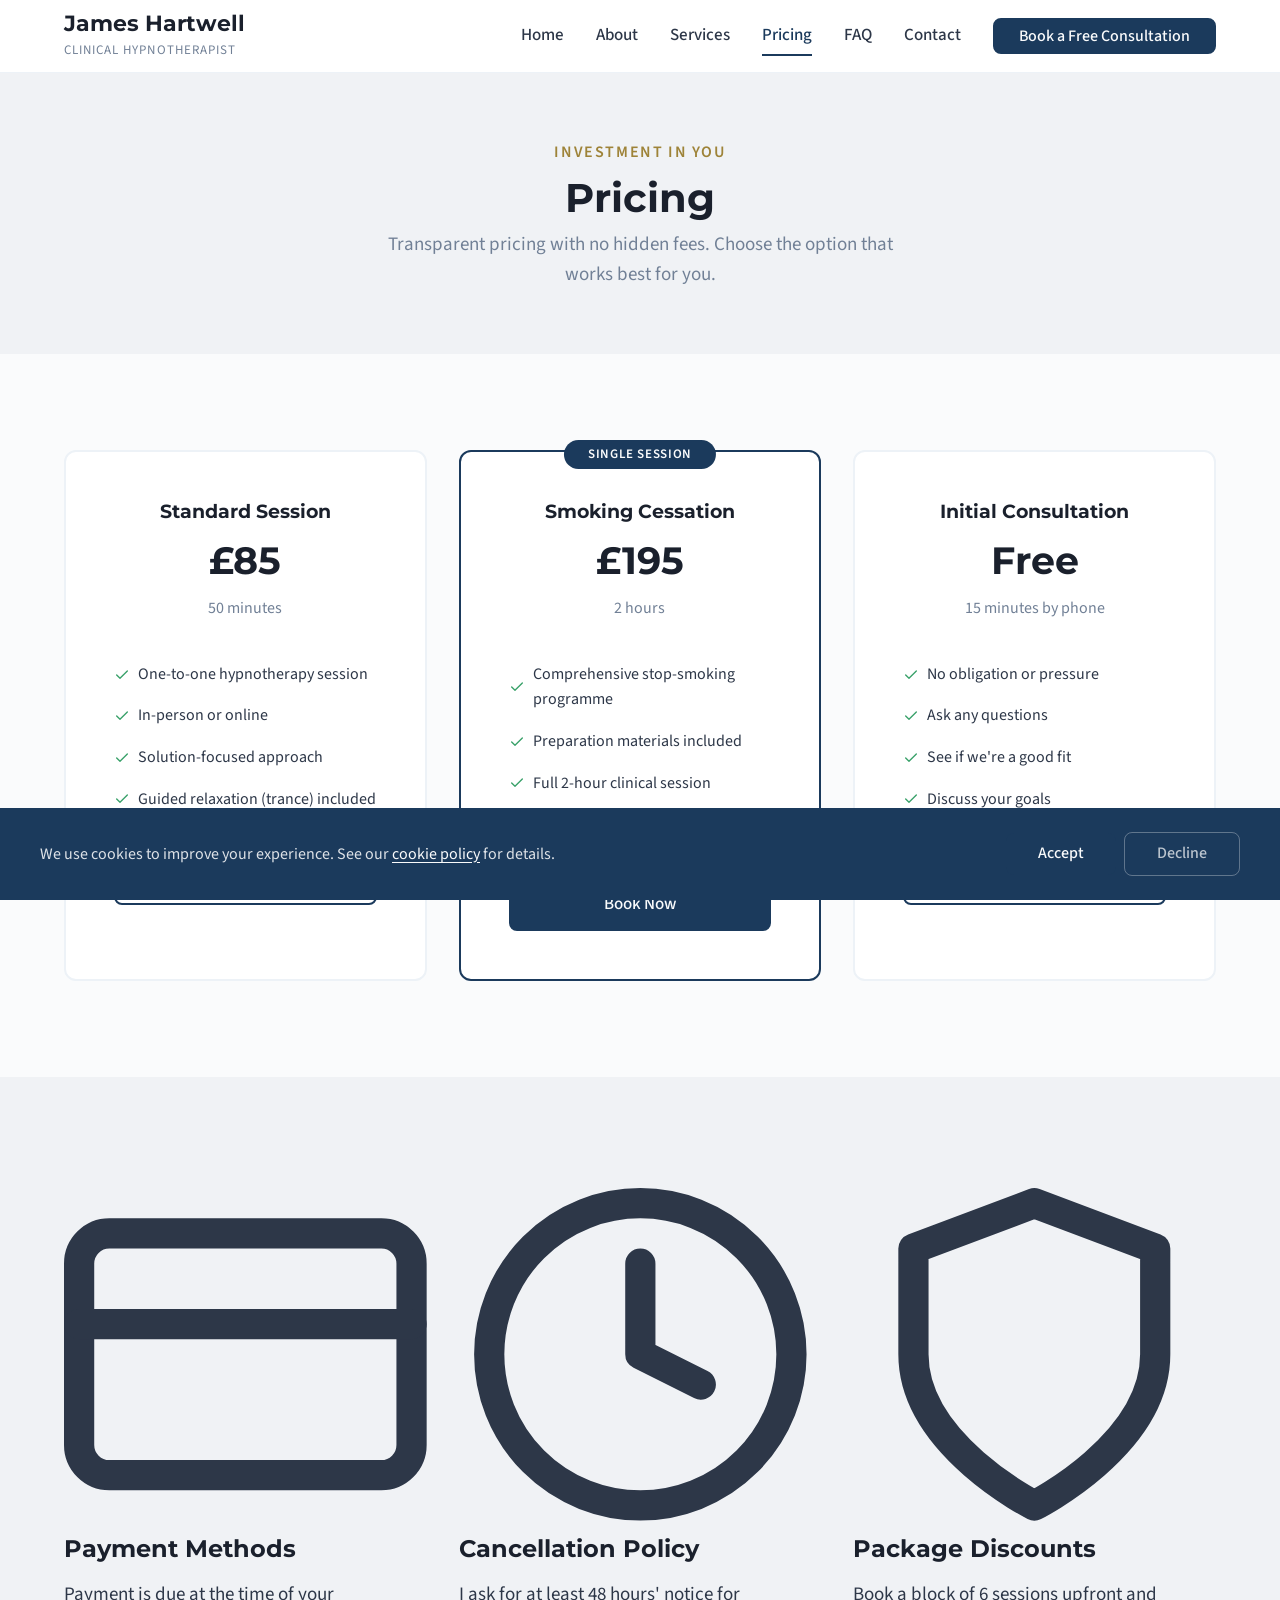
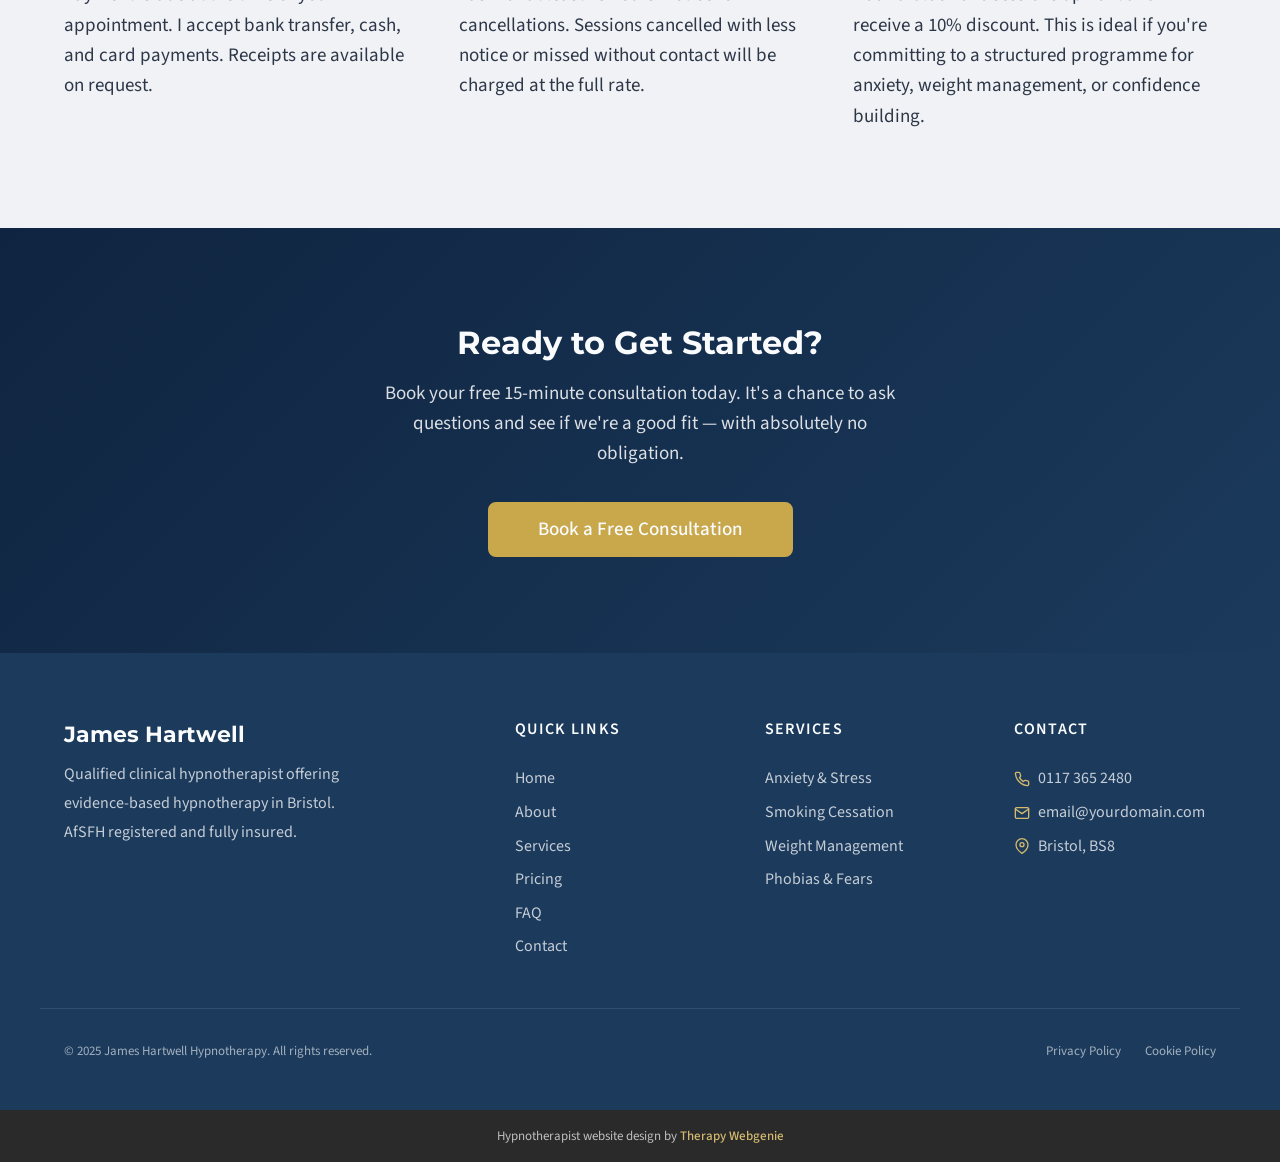
<file: pricing.html>
<!DOCTYPE html>
<html lang="en">
<head>
  <meta charset="UTF-8">
  <meta name="viewport" content="width=device-width, initial-scale=1.0">
  <meta name="description" content="Hypnotherapy session pricing — James Hartwell, clinical hypnotherapist in Bristol. Free initial consultation, standard sessions from &pound;85, and single-session smoking cessation.">
  <title>Pricing — James Hartwell, Clinical Hypnotherapist in Bristol</title>

  <link rel="preconnect" href="https://fonts.googleapis.com">
  <link rel="preconnect" href="https://fonts.gstatic.com" crossorigin>

  <link rel="stylesheet" href="css/base.css">
  <link rel="stylesheet" href="css/components.css">
  <link rel="stylesheet" href="css/theme.css">
  <!-- PROFILE:schema -->
  <!-- /PROFILE:schema -->
</head>
<body>

  <a href="#main" class="skip-link">Skip to main content</a>

  <!-- SECTION: nav -->
  <nav class="nav" role="navigation" aria-label="Main navigation">
    <div class="container nav__inner">
      <a href="index.html" class="nav__brand nav__brand--inline">
        <!-- PROFILE:logo -->
        <!-- /PROFILE:logo -->
        <span class="nav__brand-text">
          <span class="nav__name"><!-- PROFILE:site_title -->James Hartwell<!-- /PROFILE:site_title --></span>
          <span class="nav__title"><!-- PROFILE:site_slogan -->Clinical Hypnotherapist<!-- /PROFILE:site_slogan --></span>
        </span>
      </a>
      <div class="nav__links">
        <a href="index.html" class="nav__link">Home</a>
        <a href="about.html" class="nav__link">About</a>
        <a href="services.html" class="nav__link">Services</a>
        <a href="pricing.html" class="nav__link nav__link--active">Pricing</a>
        <a href="faq.html" class="nav__link">FAQ</a>
        <a href="contact.html" class="nav__link">Contact</a>
        <a href="contact.html" class="btn btn--primary nav__cta">Book a Free Consultation</a>
      </div>
      <button class="nav__toggle" aria-label="Toggle menu" aria-expanded="false" aria-controls="mobile-menu">
        <span class="nav__toggle-bar"></span>
        <span class="nav__toggle-bar"></span>
        <span class="nav__toggle-bar"></span>
      </button>
    </div>
    <div class="nav__mobile" id="mobile-menu" role="menu">
      <a href="index.html" class="nav__link" role="menuitem">Home</a>
      <a href="about.html" class="nav__link" role="menuitem">About</a>
      <a href="services.html" class="nav__link" role="menuitem">Services</a>
      <a href="pricing.html" class="nav__link nav__link--active" role="menuitem">Pricing</a>
      <a href="faq.html" class="nav__link" role="menuitem">FAQ</a>
      <a href="contact.html" class="nav__link" role="menuitem">Contact</a>
      <a href="contact.html" class="btn btn--primary" role="menuitem">Book a Free Consultation</a>
    </div>
  </nav>
  <!-- /SECTION: nav -->

  <!-- Compact scroll header -->
  <div class="nav-scroll" aria-hidden="true">
    <div class="container nav-scroll__inner">
      <div class="nav-scroll__brand">
        <span class="nav-scroll__name">James Hartwell</span>
        <span class="nav-scroll__title">Clinical Hypnotherapist</span>
      </div>
      <div class="nav-scroll__right">
        <a href="tel:01173652480" class="nav-scroll__phone">
          <svg xmlns="http://www.w3.org/2000/svg" viewBox="0 0 24 24" fill="none" stroke="currentColor" stroke-width="2" stroke-linecap="round" stroke-linejoin="round"><path d="M22 16.92v3a2 2 0 0 1-2.18 2 19.79 19.79 0 0 1-8.63-3.07 19.5 19.5 0 0 1-6-6 19.79 19.79 0 0 1-3.07-8.67A2 2 0 0 1 4.11 2h3a2 2 0 0 1 2 1.72c.127.96.361 1.903.7 2.81a2 2 0 0 1-.45 2.11L8.09 9.91a16 16 0 0 0 6 6l1.27-1.27a2 2 0 0 1 2.11-.45c.907.339 1.85.573 2.81.7A2 2 0 0 1 22 16.92z"></path></svg>
          0117 365 2480
        </a>
        <a href="tel:01173652480" class="nav-scroll__phone-icon" aria-label="Call me">
          <svg xmlns="http://www.w3.org/2000/svg" viewBox="0 0 24 24" fill="none" stroke="currentColor" stroke-width="2" stroke-linecap="round" stroke-linejoin="round"><path d="M22 16.92v3a2 2 0 0 1-2.18 2 19.79 19.79 0 0 1-8.63-3.07 19.5 19.5 0 0 1-6-6 19.79 19.79 0 0 1-3.07-8.67A2 2 0 0 1 4.11 2h3a2 2 0 0 1 2 1.72c.127.96.361 1.903.7 2.81a2 2 0 0 1-.45 2.11L8.09 9.91a16 16 0 0 0 6 6l1.27-1.27a2 2 0 0 1 2.11-.45c.907.339 1.85.573 2.81.7A2 2 0 0 1 22 16.92z"></path></svg>
        </a>
        <button class="nav-scroll__toggle" aria-label="Toggle menu">
          <span class="nav-scroll__toggle-bar"></span>
          <span class="nav-scroll__toggle-bar"></span>
          <span class="nav-scroll__toggle-bar"></span>
        </button>
      </div>
    </div>
  </div>

  <main id="main">

    <!-- SECTION: page-header -->
    <section class="page-header">
      <div class="container">
        <span class="section-label">Investment in You</span>
        <h1>Pricing</h1>
        <p>Transparent pricing with no hidden fees. Choose the option that works best for you.</p>
      </div>
    </section>
    <!-- /SECTION: page-header -->

    <!-- SECTION: pricing -->
    <section class="section reveal">
      <div class="container grid grid--3">
        <div class="pricing-card">
          <h3>Standard Session</h3>
          <p class="pricing-card__price">&pound;85</p>
          <p class="pricing-card__duration">50 minutes</p>
          <ul class="pricing-card__features">
            <li>
              <svg xmlns="http://www.w3.org/2000/svg" viewBox="0 0 24 24" fill="none" stroke="currentColor" stroke-width="2" stroke-linecap="round" stroke-linejoin="round"><polyline points="20 6 9 17 4 12"></polyline></svg>
              One-to-one hypnotherapy session
            </li>
            <li>
              <svg xmlns="http://www.w3.org/2000/svg" viewBox="0 0 24 24" fill="none" stroke="currentColor" stroke-width="2" stroke-linecap="round" stroke-linejoin="round"><polyline points="20 6 9 17 4 12"></polyline></svg>
              In-person or online
            </li>
            <li>
              <svg xmlns="http://www.w3.org/2000/svg" viewBox="0 0 24 24" fill="none" stroke="currentColor" stroke-width="2" stroke-linecap="round" stroke-linejoin="round"><polyline points="20 6 9 17 4 12"></polyline></svg>
              Solution-focused approach
            </li>
            <li>
              <svg xmlns="http://www.w3.org/2000/svg" viewBox="0 0 24 24" fill="none" stroke="currentColor" stroke-width="2" stroke-linecap="round" stroke-linejoin="round"><polyline points="20 6 9 17 4 12"></polyline></svg>
              Guided relaxation (trance) included
            </li>
          </ul>
          <a href="contact.html" class="btn btn--secondary btn--block">Book a Session</a>
        </div>
        <div class="pricing-card pricing-card--featured">
          <span class="pricing-card__badge">Single Session</span>
          <h3>Smoking Cessation</h3>
          <p class="pricing-card__price">&pound;195</p>
          <p class="pricing-card__duration">2 hours</p>
          <ul class="pricing-card__features">
            <li>
              <svg xmlns="http://www.w3.org/2000/svg" viewBox="0 0 24 24" fill="none" stroke="currentColor" stroke-width="2" stroke-linecap="round" stroke-linejoin="round"><polyline points="20 6 9 17 4 12"></polyline></svg>
              Comprehensive stop-smoking programme
            </li>
            <li>
              <svg xmlns="http://www.w3.org/2000/svg" viewBox="0 0 24 24" fill="none" stroke="currentColor" stroke-width="2" stroke-linecap="round" stroke-linejoin="round"><polyline points="20 6 9 17 4 12"></polyline></svg>
              Preparation materials included
            </li>
            <li>
              <svg xmlns="http://www.w3.org/2000/svg" viewBox="0 0 24 24" fill="none" stroke="currentColor" stroke-width="2" stroke-linecap="round" stroke-linejoin="round"><polyline points="20 6 9 17 4 12"></polyline></svg>
              Full 2-hour clinical session
            </li>
            <li>
              <svg xmlns="http://www.w3.org/2000/svg" viewBox="0 0 24 24" fill="none" stroke="currentColor" stroke-width="2" stroke-linecap="round" stroke-linejoin="round"><polyline points="20 6 9 17 4 12"></polyline></svg>
              Follow-up support included
            </li>
          </ul>
          <a href="contact.html" class="btn btn--primary btn--block">Book Now</a>
        </div>
        <div class="pricing-card">
          <h3>Initial Consultation</h3>
          <p class="pricing-card__price">Free</p>
          <p class="pricing-card__duration">15 minutes by phone</p>
          <ul class="pricing-card__features">
            <li>
              <svg xmlns="http://www.w3.org/2000/svg" viewBox="0 0 24 24" fill="none" stroke="currentColor" stroke-width="2" stroke-linecap="round" stroke-linejoin="round"><polyline points="20 6 9 17 4 12"></polyline></svg>
              No obligation or pressure
            </li>
            <li>
              <svg xmlns="http://www.w3.org/2000/svg" viewBox="0 0 24 24" fill="none" stroke="currentColor" stroke-width="2" stroke-linecap="round" stroke-linejoin="round"><polyline points="20 6 9 17 4 12"></polyline></svg>
              Ask any questions
            </li>
            <li>
              <svg xmlns="http://www.w3.org/2000/svg" viewBox="0 0 24 24" fill="none" stroke="currentColor" stroke-width="2" stroke-linecap="round" stroke-linejoin="round"><polyline points="20 6 9 17 4 12"></polyline></svg>
              See if we're a good fit
            </li>
            <li>
              <svg xmlns="http://www.w3.org/2000/svg" viewBox="0 0 24 24" fill="none" stroke="currentColor" stroke-width="2" stroke-linecap="round" stroke-linejoin="round"><polyline points="20 6 9 17 4 12"></polyline></svg>
              Discuss your goals
            </li>
          </ul>
          <a href="contact.html" class="btn btn--secondary btn--block">Get in Touch</a>
        </div>
      </div>
    </section>
    <!-- /SECTION: pricing -->

    <!-- SECTION: pricing-info -->
    <section class="section section--alt reveal">
      <div class="container grid grid--3">
        <div class="info-card">
          <div class="info-card__icon">
            <svg xmlns="http://www.w3.org/2000/svg" viewBox="0 0 24 24" fill="none" stroke="currentColor" stroke-width="2" stroke-linecap="round" stroke-linejoin="round"><rect x="1" y="4" width="22" height="16" rx="2" ry="2"></rect><line x1="1" y1="10" x2="23" y2="10"></line></svg>
          </div>
          <h3>Payment Methods</h3>
          <p>Payment is due at the time of your appointment. I accept bank transfer, cash, and card payments. Receipts are available on request.</p>
        </div>
        <div class="info-card">
          <div class="info-card__icon">
            <svg xmlns="http://www.w3.org/2000/svg" viewBox="0 0 24 24" fill="none" stroke="currentColor" stroke-width="2" stroke-linecap="round" stroke-linejoin="round"><circle cx="12" cy="12" r="10"></circle><polyline points="12 6 12 12 16 14"></polyline></svg>
          </div>
          <h3>Cancellation Policy</h3>
          <p>I ask for at least 48 hours' notice for cancellations. Sessions cancelled with less notice or missed without contact will be charged at the full rate.</p>
        </div>
        <div class="info-card">
          <div class="info-card__icon">
            <svg xmlns="http://www.w3.org/2000/svg" viewBox="0 0 24 24" fill="none" stroke="currentColor" stroke-width="2" stroke-linecap="round" stroke-linejoin="round"><path d="M12 22s8-4 8-10V5l-8-3-8 3v7c0 6 8 10 8 10z"></path></svg>
          </div>
          <h3>Package Discounts</h3>
          <p>Book a block of 6 sessions upfront and receive a 10% discount. This is ideal if you're committing to a structured programme for anxiety, weight management, or confidence building.</p>
        </div>
      </div>
    </section>
    <!-- /SECTION: pricing-info -->

    <!-- SECTION: cta -->
    <section class="section cta-banner reveal">
      <div class="container text-center">
        <h2>Ready to Get Started?</h2>
        <p>Book your free 15-minute consultation today. It's a chance to ask questions and see if we're a good fit — with absolutely no obligation.</p>
        <a href="contact.html" class="btn btn--accent">Book a Free Consultation</a>
      </div>
    </section>
    <!-- /SECTION: cta -->

  </main>

  <!-- SECTION: footer -->
  <footer class="footer">
    <div class="container footer__inner">
      <div class="footer__brand">
        <p class="footer__brand-name">James Hartwell</p>
        <p class="footer__brand-text">Qualified clinical hypnotherapist offering evidence-based hypnotherapy in Bristol. AfSFH registered and fully insured.</p>
      </div>
      <div class="footer__col">
        <p class="footer__heading">Quick Links</p>
        <div class="footer__links">
          <a href="index.html" class="footer__link">Home</a>
          <a href="about.html" class="footer__link">About</a>
          <a href="services.html" class="footer__link">Services</a>
          <a href="pricing.html" class="footer__link">Pricing</a>
          <a href="faq.html" class="footer__link">FAQ</a>
          <a href="contact.html" class="footer__link">Contact</a>
        </div>
      </div>
      <div class="footer__col">
        <p class="footer__heading">Services</p>
        <div class="footer__links">
          <a href="services.html#service-anxiety" class="footer__link">Anxiety &amp; Stress</a>
          <a href="services.html#service-smoking" class="footer__link">Smoking Cessation</a>
          <a href="services.html#service-weight" class="footer__link">Weight Management</a>
          <a href="services.html#service-phobias" class="footer__link">Phobias &amp; Fears</a>
        </div>
      </div>
      <div class="footer__col">
        <p class="footer__heading">Contact</p>
        <div class="footer__contact-item">
          <svg xmlns="http://www.w3.org/2000/svg" viewBox="0 0 24 24" fill="none" stroke="currentColor" stroke-width="2" stroke-linecap="round" stroke-linejoin="round"><path d="M22 16.92v3a2 2 0 0 1-2.18 2 19.79 19.79 0 0 1-8.63-3.07 19.5 19.5 0 0 1-6-6 19.79 19.79 0 0 1-3.07-8.67A2 2 0 0 1 4.11 2h3a2 2 0 0 1 2 1.72 12.84 12.84 0 0 0 .7 2.81 2 2 0 0 1-.45 2.11L8.09 9.91a16 16 0 0 0 6 6l1.27-1.27a2 2 0 0 1 2.11-.45 12.84 12.84 0 0 0 2.81.7A2 2 0 0 1 22 16.92z"></path></svg>
          <span><!-- PROFILE:phone_landline -->0117 365 2480<!-- /PROFILE:phone_landline --></span>
        </div>
        <div class="footer__contact-item">
          <svg xmlns="http://www.w3.org/2000/svg" viewBox="0 0 24 24" fill="none" stroke="currentColor" stroke-width="2" stroke-linecap="round" stroke-linejoin="round"><path d="M4 4h16c1.1 0 2 .9 2 2v12c0 1.1-.9 2-2 2H4c-1.1 0-2-.9-2-2V6c0-1.1.9-2 2-2z"></path><polyline points="22,6 12,13 2,6"></polyline></svg>
          <span><!-- PROFILE:email --><a href="mailto:email@yourdomain.com">email@yourdomain.com</a><!-- /PROFILE:email --></span>
        </div>
        <div class="footer__contact-item">
          <svg xmlns="http://www.w3.org/2000/svg" viewBox="0 0 24 24" fill="none" stroke="currentColor" stroke-width="2" stroke-linecap="round" stroke-linejoin="round"><path d="M21 10c0 7-9 13-9 13s-9-6-9-13a9 9 0 0 1 18 0z"></path><circle cx="12" cy="10" r="3"></circle></svg>
          <span><!-- PROFILE:address -->Bristol, BS8<!-- /PROFILE:address --></span>
        </div>
      </div>
    </div>
    <div class="container footer__bottom">
      <p class="footer__copyright">&copy; 2025 James Hartwell Hypnotherapy. All rights reserved.</p>
      <div class="footer__legal">
        <a href="privacy.html">Privacy Policy</a>
        <a href="cookies-policy.html">Cookie Policy</a>
      </div>
    </div>
  </footer>
  <!-- /SECTION: footer -->

  <div class="site-credit">
    <p>Hypnotherapist website design by <a href="https://www.therapywebgenie.com/website-design/hypnotherapists/" target="_blank" rel="noopener nofollow">Therapy Webgenie</a></p>
  </div>

  <!-- Cookie Consent -->
  <div class="cookie-banner" role="dialog" aria-label="Cookie consent">
    <div class="cookie-banner__inner">
      <p class="cookie-banner__text">We use cookies to improve your experience. See our <a href="cookies-policy.html">cookie policy</a> for details.</p>
      <div class="cookie-banner__buttons"><button class="cookie-banner__accept">Accept</button><button class="cookie-banner__decline">Decline</button></div>
    </div>
  </div>

  <!-- Back to Top -->
  <button class="back-to-top" aria-label="Back to top">
    <svg xmlns="http://www.w3.org/2000/svg" viewBox="0 0 24 24" fill="none" stroke="currentColor" stroke-width="2" stroke-linecap="round" stroke-linejoin="round"><polyline points="18 15 12 9 6 15"></polyline></svg>
  </button>

  <script src="js/main.js"></script>
</body>
</html>
</file>
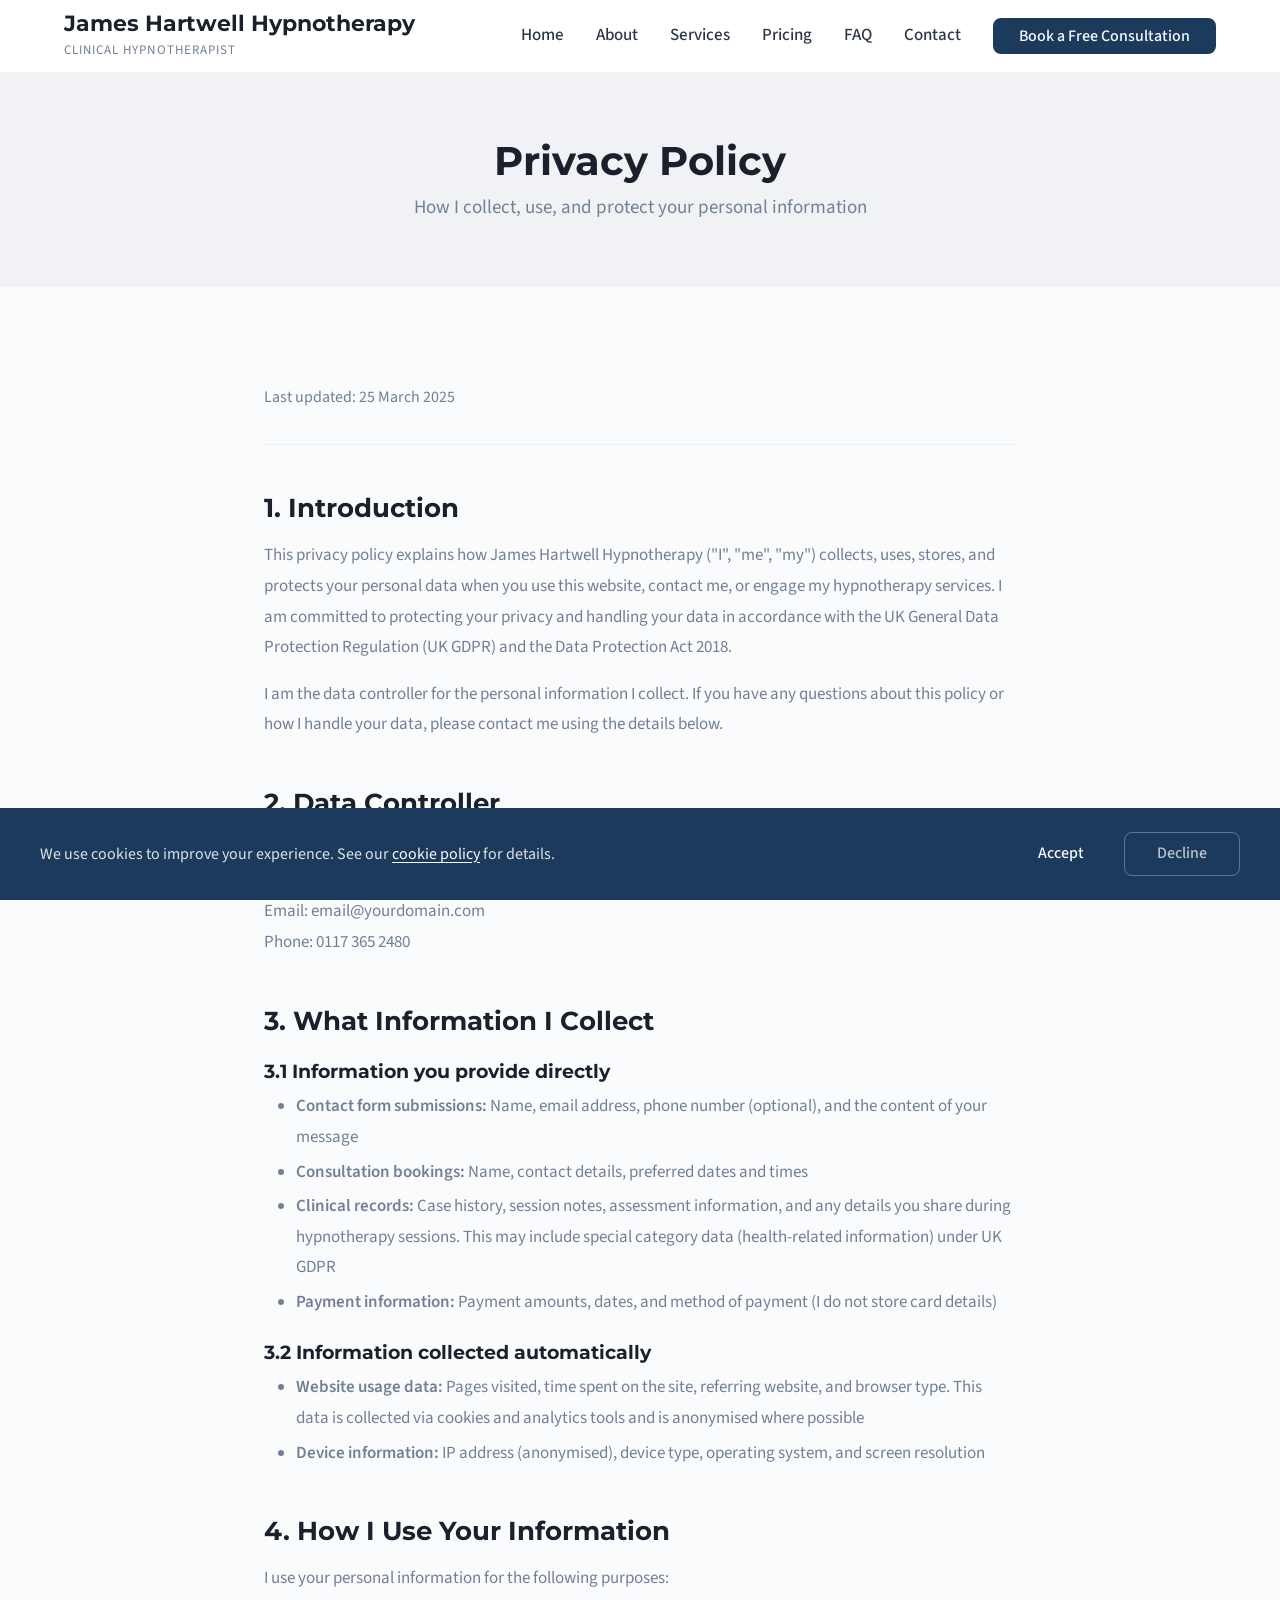
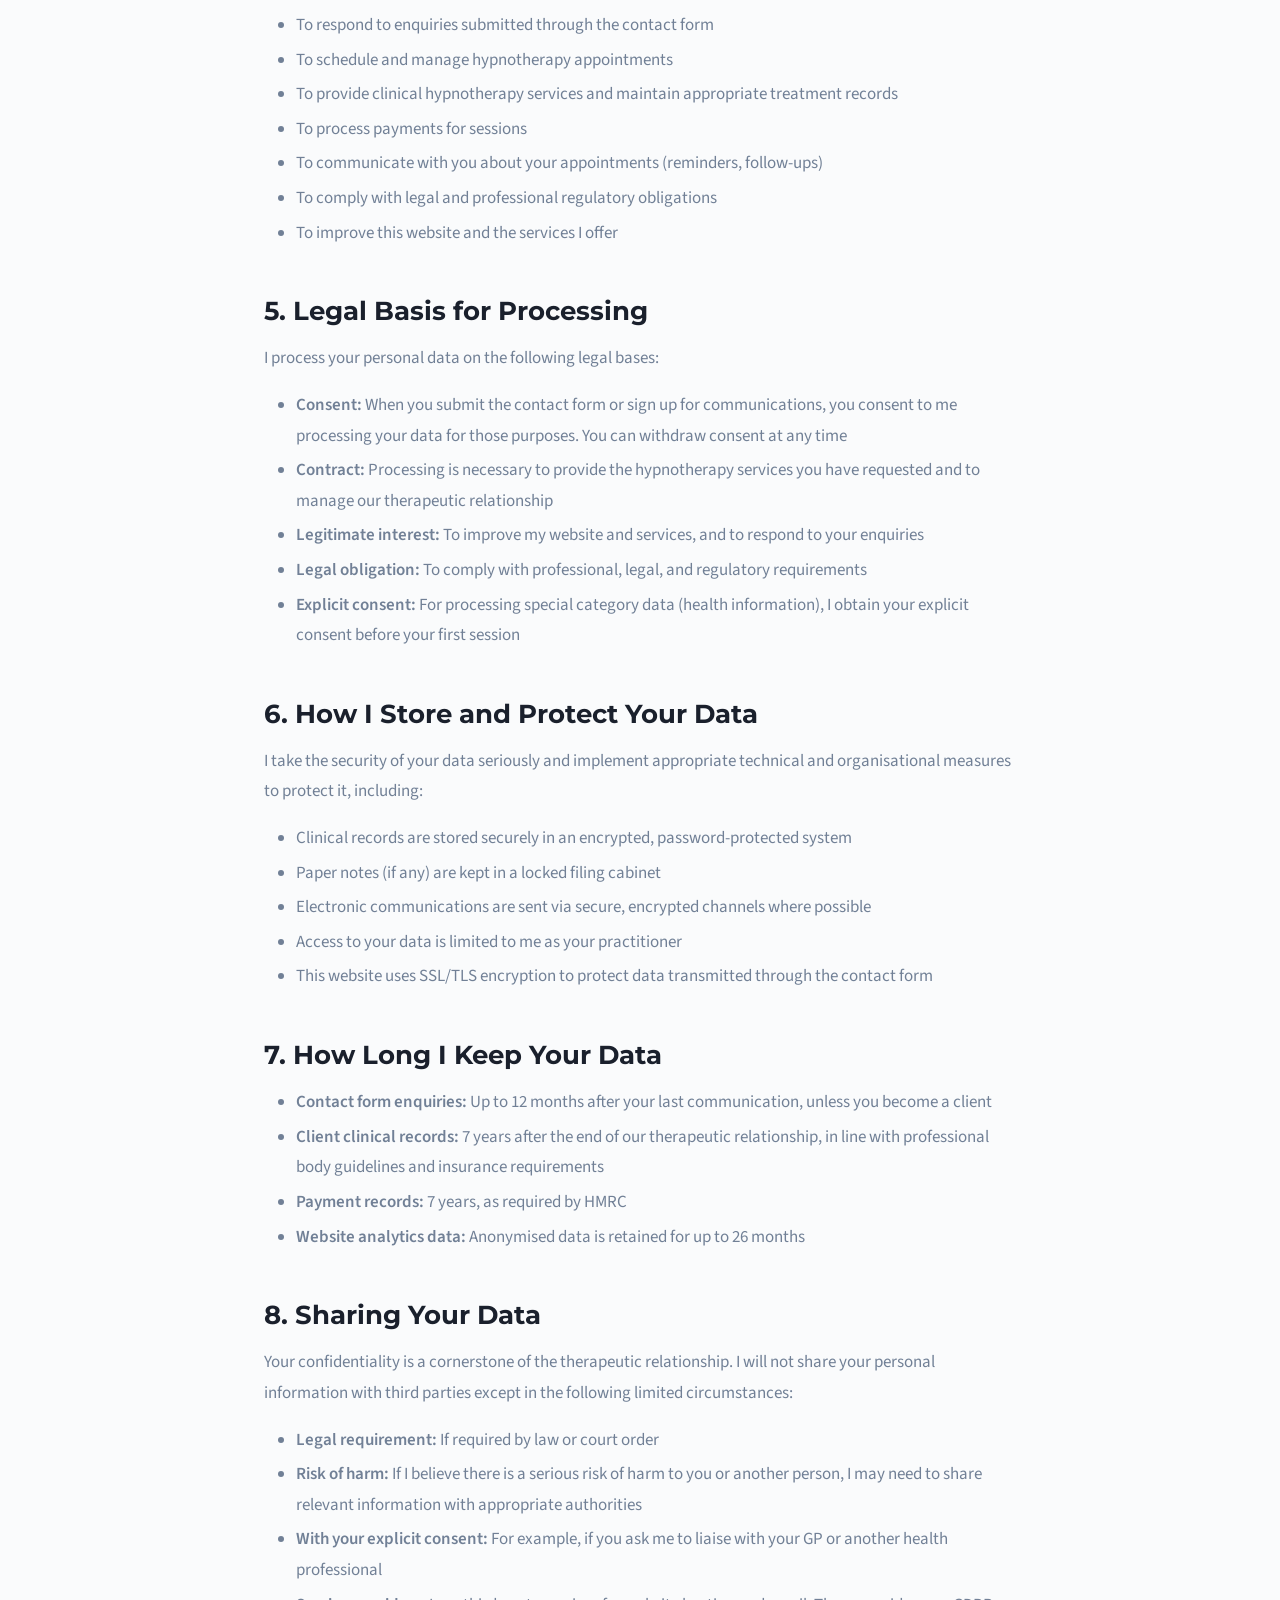
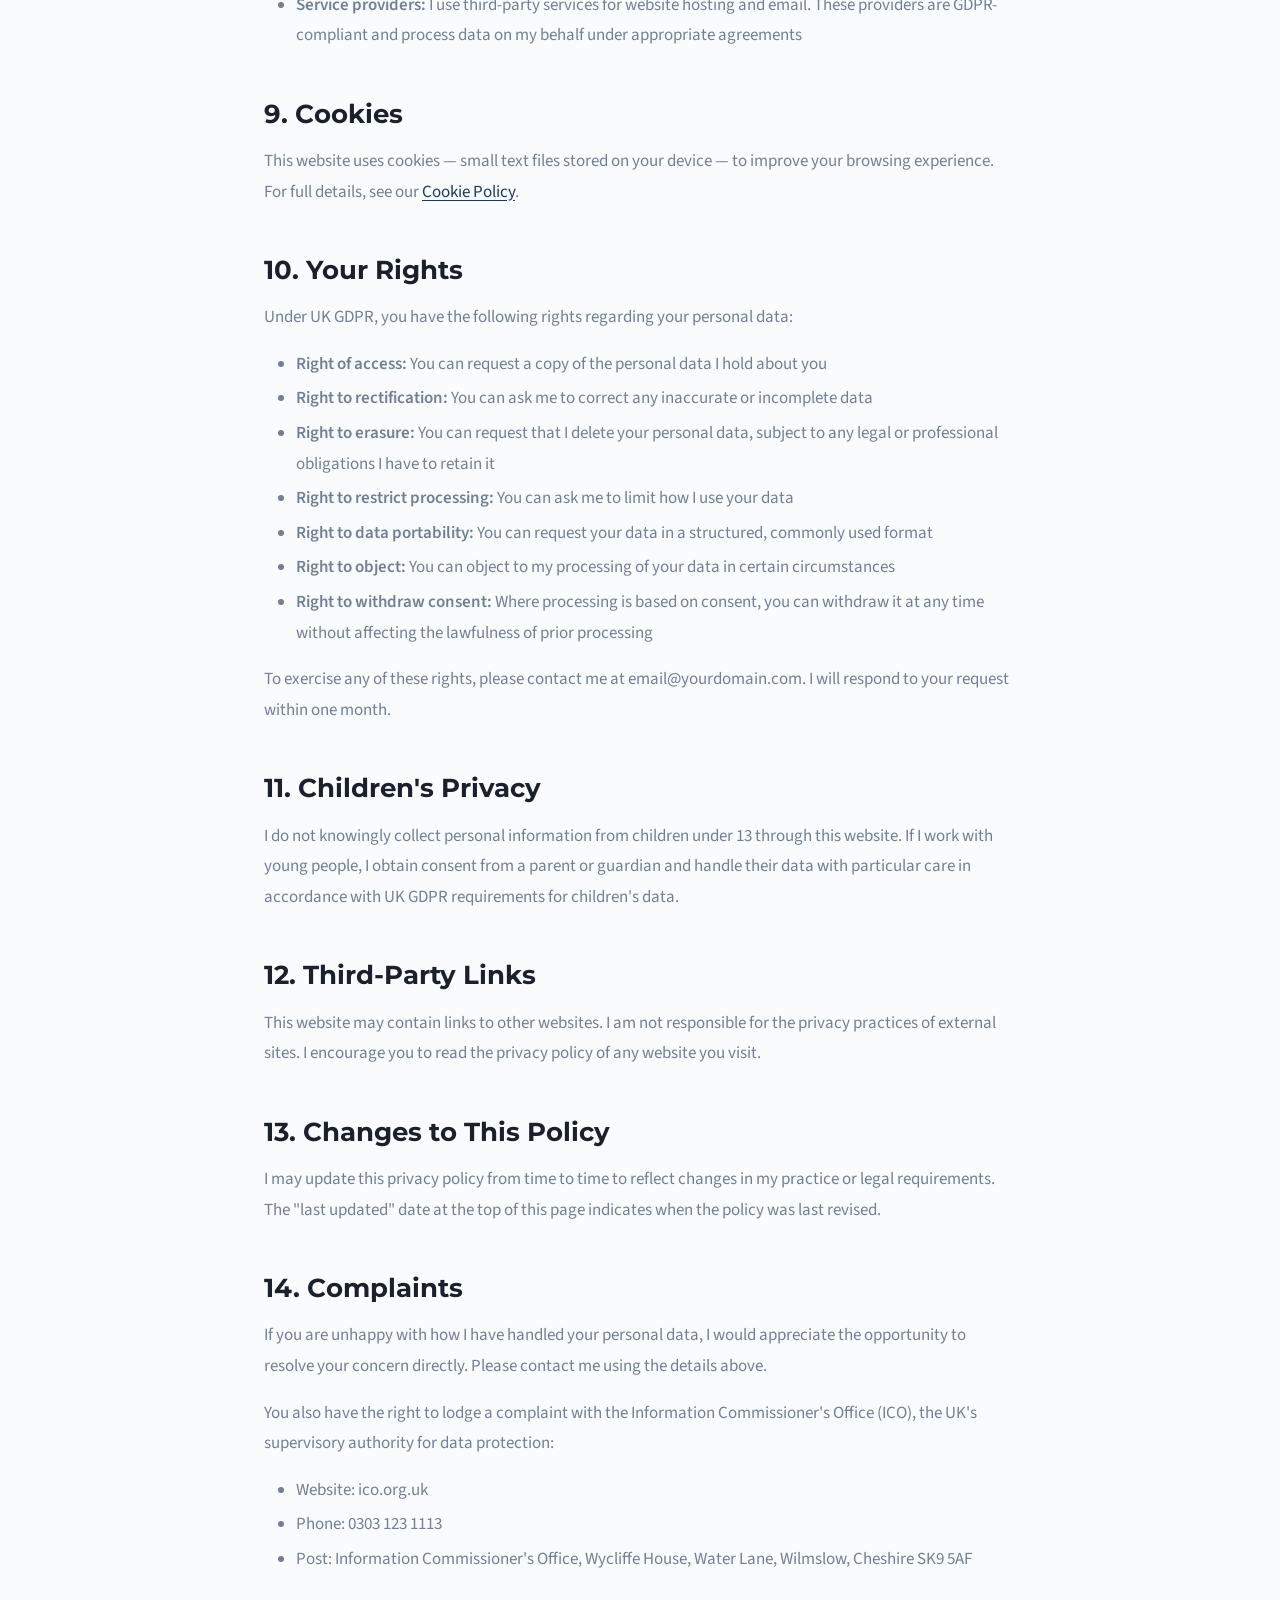
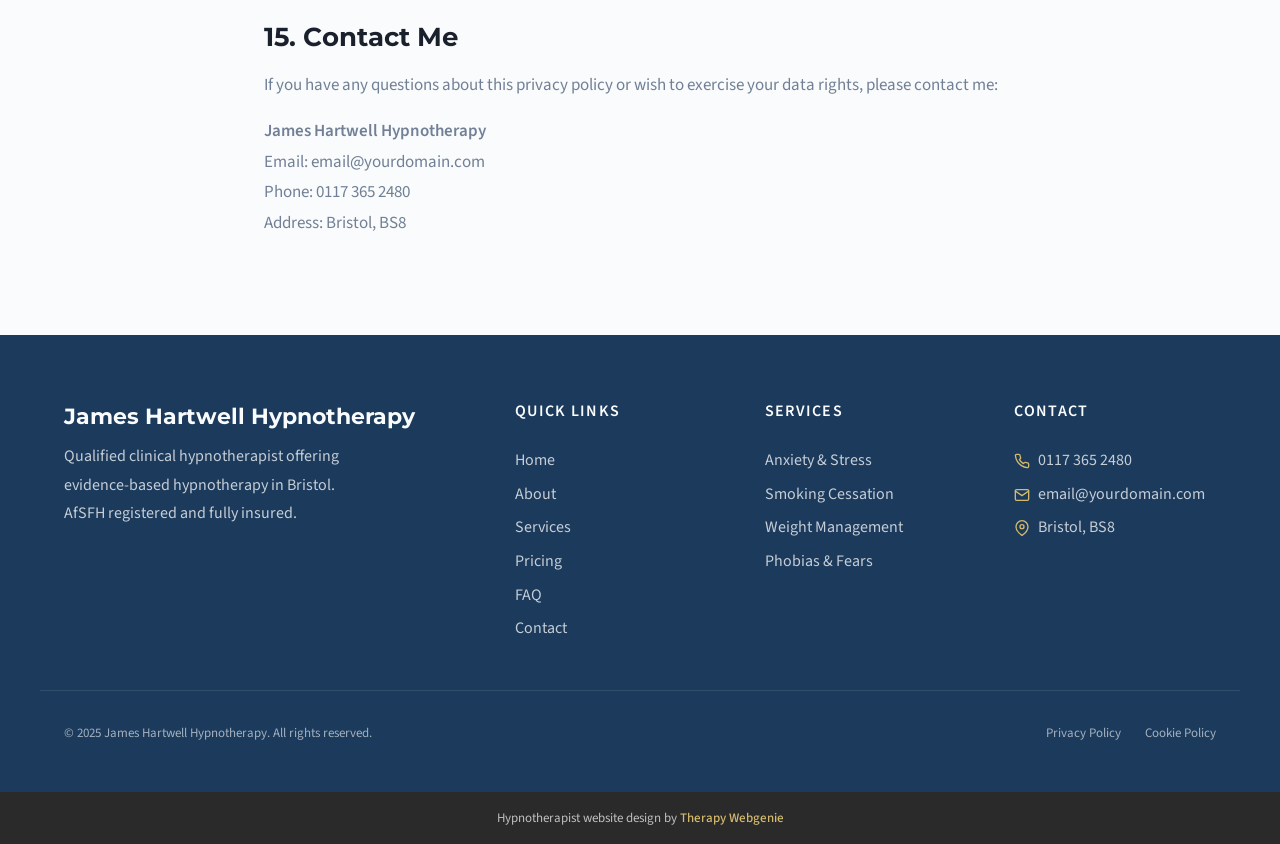
<file: privacy.html>
<!DOCTYPE html>
<html lang="en">
<head>
  <meta charset="UTF-8">
  <meta name="viewport" content="width=device-width, initial-scale=1.0">
  <meta name="description" content="Privacy policy for James Hartwell Hypnotherapy. How we collect, use, and protect your personal data in accordance with GDPR.">
  <meta name="robots" content="noindex, nofollow">
  <title>Privacy Policy &mdash; James Hartwell Hypnotherapy</title>

  <link rel="preconnect" href="https://fonts.googleapis.com">
  <link rel="preconnect" href="https://fonts.gstatic.com" crossorigin>

  <link rel="stylesheet" href="css/base.css">
  <link rel="stylesheet" href="css/components.css">
  <link rel="stylesheet" href="css/theme.css">
  <!-- PROFILE:schema -->
  <!-- /PROFILE:schema -->
</head>
<body>

  <a href="#main" class="skip-link">Skip to main content</a>

  <!-- SECTION: nav -->
  <nav class="nav" role="navigation" aria-label="Main navigation">
    <div class="container nav__inner">
      <a href="index.html" class="nav__brand">
        <!-- PROFILE:logo --><!-- /PROFILE:logo -->
        <span class="nav__name"><!-- PROFILE:site_title -->James Hartwell Hypnotherapy<!-- /PROFILE:site_title --></span>
        <span class="nav__title"><!-- PROFILE:site_slogan -->Clinical Hypnotherapist<!-- /PROFILE:site_slogan --></span>
      </a>
      <div class="nav__links">
        <a href="index.html" class="nav__link">Home</a>
        <a href="about.html" class="nav__link">About</a>
        <a href="services.html" class="nav__link">Services</a>
        <a href="pricing.html" class="nav__link">Pricing</a>
        <a href="faq.html" class="nav__link">FAQ</a>
        <a href="contact.html" class="nav__link">Contact</a>
        <a href="contact.html" class="btn btn--primary nav__cta">Book a Free Consultation</a>
      </div>
      <button class="nav__toggle" aria-label="Toggle menu" aria-expanded="false" aria-controls="mobile-menu">
        <span class="nav__toggle-bar"></span>
        <span class="nav__toggle-bar"></span>
        <span class="nav__toggle-bar"></span>
      </button>
    </div>
    <div class="nav__mobile" id="mobile-menu" role="menu">
      <a href="index.html" class="nav__link" role="menuitem">Home</a>
      <a href="about.html" class="nav__link" role="menuitem">About</a>
      <a href="services.html" class="nav__link" role="menuitem">Services</a>
      <a href="pricing.html" class="nav__link" role="menuitem">Pricing</a>
      <a href="faq.html" class="nav__link" role="menuitem">FAQ</a>
      <a href="contact.html" class="nav__link" role="menuitem">Contact</a>
      <a href="contact.html" class="btn btn--primary" role="menuitem">Book a Free Consultation</a>
    </div>
  </nav>
  <!-- /SECTION: nav -->

  <!-- Compact scroll header -->
  <div class="nav-scroll" aria-hidden="true">
    <div class="container nav-scroll__inner">
      <div class="nav-scroll__brand">
        <span class="nav-scroll__name"><!-- PROFILE:site_title -->James Hartwell Hypnotherapy<!-- /PROFILE:site_title --></span>
        <span class="nav-scroll__title"><!-- PROFILE:site_slogan -->Clinical Hypnotherapist<!-- /PROFILE:site_slogan --></span>
      </div>
      <div class="nav-scroll__right">
        <a href="tel:01173652480" class="nav-scroll__phone">
          <svg xmlns="http://www.w3.org/2000/svg" viewBox="0 0 24 24" fill="none" stroke="currentColor" stroke-width="2" stroke-linecap="round" stroke-linejoin="round"><path d="M22 16.92v3a2 2 0 0 1-2.18 2 19.79 19.79 0 0 1-8.63-3.07 19.5 19.5 0 0 1-6-6 19.79 19.79 0 0 1-3.07-8.67A2 2 0 0 1 4.11 2h3a2 2 0 0 1 2 1.72c.127.96.361 1.903.7 2.81a2 2 0 0 1-.45 2.11L8.09 9.91a16 16 0 0 0 6 6l1.27-1.27a2 2 0 0 1 2.11-.45c.907.339 1.85.573 2.81.7A2 2 0 0 1 22 16.92z"></path></svg>
          0117 365 2480
        </a>
        <a href="tel:01173652480" class="nav-scroll__phone-icon" aria-label="Call us">
          <svg xmlns="http://www.w3.org/2000/svg" viewBox="0 0 24 24" fill="none" stroke="currentColor" stroke-width="2" stroke-linecap="round" stroke-linejoin="round"><path d="M22 16.92v3a2 2 0 0 1-2.18 2 19.79 19.79 0 0 1-8.63-3.07 19.5 19.5 0 0 1-6-6 19.79 19.79 0 0 1-3.07-8.67A2 2 0 0 1 4.11 2h3a2 2 0 0 1 2 1.72c.127.96.361 1.903.7 2.81a2 2 0 0 1-.45 2.11L8.09 9.91a16 16 0 0 0 6 6l1.27-1.27a2 2 0 0 1 2.11-.45c.907.339 1.85.573 2.81.7A2 2 0 0 1 22 16.92z"></path></svg>
        </a>
        <button class="nav-scroll__toggle" aria-label="Toggle menu">
          <span class="nav-scroll__toggle-bar"></span>
          <span class="nav-scroll__toggle-bar"></span>
          <span class="nav-scroll__toggle-bar"></span>
        </button>
      </div>
    </div>
  </div>

  <main id="main">

    <!-- SECTION: page-header -->
    <section class="page-header">
      <div class="container">
        <h1>Privacy Policy</h1>
        <p>How I collect, use, and protect your personal information</p>
      </div>
    </section>
    <!-- /SECTION: page-header -->

    <!-- SECTION: privacy-content -->
    <section class="section">
      <div class="container privacy-content">

        <p class="last-updated">Last updated: 25 March 2025</p>

        <h2>1. Introduction</h2>
        <p>This privacy policy explains how James Hartwell Hypnotherapy ("I", "me", "my") collects, uses, stores, and protects your personal data when you use this website, contact me, or engage my hypnotherapy services. I am committed to protecting your privacy and handling your data in accordance with the UK General Data Protection Regulation (UK GDPR) and the Data Protection Act 2018.</p>
        <p>I am the data controller for the personal information I collect. If you have any questions about this policy or how I handle your data, please contact me using the details below.</p>

        <h2>2. Data Controller</h2>
        <p><strong>James Hartwell Hypnotherapy</strong><br>
        Bristol, BS8<br>
        Email: email@yourdomain.com<br>
        Phone: 0117 365 2480</p>

        <h2>3. What Information I Collect</h2>

        <h3>3.1 Information you provide directly</h3>
        <ul>
          <li><strong>Contact form submissions:</strong> Name, email address, phone number (optional), and the content of your message</li>
          <li><strong>Consultation bookings:</strong> Name, contact details, preferred dates and times</li>
          <li><strong>Clinical records:</strong> Case history, session notes, assessment information, and any details you share during hypnotherapy sessions. This may include special category data (health-related information) under UK GDPR</li>
          <li><strong>Payment information:</strong> Payment amounts, dates, and method of payment (I do not store card details)</li>
        </ul>

        <h3>3.2 Information collected automatically</h3>
        <ul>
          <li><strong>Website usage data:</strong> Pages visited, time spent on the site, referring website, and browser type. This data is collected via cookies and analytics tools and is anonymised where possible</li>
          <li><strong>Device information:</strong> IP address (anonymised), device type, operating system, and screen resolution</li>
        </ul>

        <h2>4. How I Use Your Information</h2>
        <p>I use your personal information for the following purposes:</p>
        <ul>
          <li>To respond to enquiries submitted through the contact form</li>
          <li>To schedule and manage hypnotherapy appointments</li>
          <li>To provide clinical hypnotherapy services and maintain appropriate treatment records</li>
          <li>To process payments for sessions</li>
          <li>To communicate with you about your appointments (reminders, follow-ups)</li>
          <li>To comply with legal and professional regulatory obligations</li>
          <li>To improve this website and the services I offer</li>
        </ul>

        <h2>5. Legal Basis for Processing</h2>
        <p>I process your personal data on the following legal bases:</p>
        <ul>
          <li><strong>Consent:</strong> When you submit the contact form or sign up for communications, you consent to me processing your data for those purposes. You can withdraw consent at any time</li>
          <li><strong>Contract:</strong> Processing is necessary to provide the hypnotherapy services you have requested and to manage our therapeutic relationship</li>
          <li><strong>Legitimate interest:</strong> To improve my website and services, and to respond to your enquiries</li>
          <li><strong>Legal obligation:</strong> To comply with professional, legal, and regulatory requirements</li>
          <li><strong>Explicit consent:</strong> For processing special category data (health information), I obtain your explicit consent before your first session</li>
        </ul>

        <h2>6. How I Store and Protect Your Data</h2>
        <p>I take the security of your data seriously and implement appropriate technical and organisational measures to protect it, including:</p>
        <ul>
          <li>Clinical records are stored securely in an encrypted, password-protected system</li>
          <li>Paper notes (if any) are kept in a locked filing cabinet</li>
          <li>Electronic communications are sent via secure, encrypted channels where possible</li>
          <li>Access to your data is limited to me as your practitioner</li>
          <li>This website uses SSL/TLS encryption to protect data transmitted through the contact form</li>
        </ul>

        <h2>7. How Long I Keep Your Data</h2>
        <ul>
          <li><strong>Contact form enquiries:</strong> Up to 12 months after your last communication, unless you become a client</li>
          <li><strong>Client clinical records:</strong> 7 years after the end of our therapeutic relationship, in line with professional body guidelines and insurance requirements</li>
          <li><strong>Payment records:</strong> 7 years, as required by HMRC</li>
          <li><strong>Website analytics data:</strong> Anonymised data is retained for up to 26 months</li>
        </ul>

        <h2>8. Sharing Your Data</h2>
        <p>Your confidentiality is a cornerstone of the therapeutic relationship. I will not share your personal information with third parties except in the following limited circumstances:</p>
        <ul>
          <li><strong>Legal requirement:</strong> If required by law or court order</li>
          <li><strong>Risk of harm:</strong> If I believe there is a serious risk of harm to you or another person, I may need to share relevant information with appropriate authorities</li>
          <li><strong>With your explicit consent:</strong> For example, if you ask me to liaise with your GP or another health professional</li>
          <li><strong>Service providers:</strong> I use third-party services for website hosting and email. These providers are GDPR-compliant and process data on my behalf under appropriate agreements</li>
        </ul>

        <h2>9. Cookies</h2>
        <p>This website uses cookies &mdash; small text files stored on your device &mdash; to improve your browsing experience. For full details, see our <a href="cookies-policy.html">Cookie Policy</a>.</p>

        <h2>10. Your Rights</h2>
        <p>Under UK GDPR, you have the following rights regarding your personal data:</p>
        <ul>
          <li><strong>Right of access:</strong> You can request a copy of the personal data I hold about you</li>
          <li><strong>Right to rectification:</strong> You can ask me to correct any inaccurate or incomplete data</li>
          <li><strong>Right to erasure:</strong> You can request that I delete your personal data, subject to any legal or professional obligations I have to retain it</li>
          <li><strong>Right to restrict processing:</strong> You can ask me to limit how I use your data</li>
          <li><strong>Right to data portability:</strong> You can request your data in a structured, commonly used format</li>
          <li><strong>Right to object:</strong> You can object to my processing of your data in certain circumstances</li>
          <li><strong>Right to withdraw consent:</strong> Where processing is based on consent, you can withdraw it at any time without affecting the lawfulness of prior processing</li>
        </ul>
        <p>To exercise any of these rights, please contact me at email@yourdomain.com. I will respond to your request within one month.</p>

        <h2>11. Children's Privacy</h2>
        <p>I do not knowingly collect personal information from children under 13 through this website. If I work with young people, I obtain consent from a parent or guardian and handle their data with particular care in accordance with UK GDPR requirements for children's data.</p>

        <h2>12. Third-Party Links</h2>
        <p>This website may contain links to other websites. I am not responsible for the privacy practices of external sites. I encourage you to read the privacy policy of any website you visit.</p>

        <h2>13. Changes to This Policy</h2>
        <p>I may update this privacy policy from time to time to reflect changes in my practice or legal requirements. The "last updated" date at the top of this page indicates when the policy was last revised.</p>

        <h2>14. Complaints</h2>
        <p>If you are unhappy with how I have handled your personal data, I would appreciate the opportunity to resolve your concern directly. Please contact me using the details above.</p>
        <p>You also have the right to lodge a complaint with the Information Commissioner's Office (ICO), the UK's supervisory authority for data protection:</p>
        <ul>
          <li>Website: ico.org.uk</li>
          <li>Phone: 0303 123 1113</li>
          <li>Post: Information Commissioner's Office, Wycliffe House, Water Lane, Wilmslow, Cheshire SK9 5AF</li>
        </ul>

        <h2>15. Contact Me</h2>
        <p>If you have any questions about this privacy policy or wish to exercise your data rights, please contact me:</p>
        <p><strong>James Hartwell Hypnotherapy</strong><br>
        Email: email@yourdomain.com<br>
        Phone: 0117 365 2480<br>
        Address: Bristol, BS8</p>

      </div>
    </section>
    <!-- /SECTION: privacy-content -->

  </main>

  <!-- SECTION: footer -->
  <footer class="footer">
    <div class="container footer__inner">
      <div class="footer__brand">
        <p class="footer__brand-name">James Hartwell Hypnotherapy</p>
        <p class="footer__brand-text">Qualified clinical hypnotherapist offering evidence-based hypnotherapy in Bristol. AfSFH registered and fully insured.</p>
      </div>
      <div class="footer__col">
        <p class="footer__heading">Quick Links</p>
        <div class="footer__links">
          <a href="index.html" class="footer__link">Home</a>
          <a href="about.html" class="footer__link">About</a>
          <a href="services.html" class="footer__link">Services</a>
          <a href="pricing.html" class="footer__link">Pricing</a>
          <a href="faq.html" class="footer__link">FAQ</a>
          <a href="contact.html" class="footer__link">Contact</a>
        </div>
      </div>
      <div class="footer__col">
        <p class="footer__heading">Services</p>
        <div class="footer__links">
          <a href="services.html#service-anxiety" class="footer__link">Anxiety &amp; Stress</a>
          <a href="services.html#service-smoking" class="footer__link">Smoking Cessation</a>
          <a href="services.html#service-weight" class="footer__link">Weight Management</a>
          <a href="services.html#service-phobias" class="footer__link">Phobias &amp; Fears</a>
        </div>
      </div>
      <div class="footer__col">
        <p class="footer__heading">Contact</p>
        <div class="footer__contact-item">
          <svg xmlns="http://www.w3.org/2000/svg" viewBox="0 0 24 24" fill="none" stroke="currentColor" stroke-width="2" stroke-linecap="round" stroke-linejoin="round"><path d="M22 16.92v3a2 2 0 0 1-2.18 2 19.79 19.79 0 0 1-8.63-3.07 19.5 19.5 0 0 1-6-6 19.79 19.79 0 0 1-3.07-8.67A2 2 0 0 1 4.11 2h3a2 2 0 0 1 2 1.72 12.84 12.84 0 0 0 .7 2.81 2 2 0 0 1-.45 2.11L8.09 9.91a16 16 0 0 0 6 6l1.27-1.27a2 2 0 0 1 2.11-.45 12.84 12.84 0 0 0 2.81.7A2 2 0 0 1 22 16.92z"></path></svg>
          <!-- PROFILE:phone_landline --><span>0117 365 2480</span><!-- /PROFILE:phone_landline -->
        </div>
        <div class="footer__contact-item">
          <svg xmlns="http://www.w3.org/2000/svg" viewBox="0 0 24 24" fill="none" stroke="currentColor" stroke-width="2" stroke-linecap="round" stroke-linejoin="round"><path d="M4 4h16c1.1 0 2 .9 2 2v12c0 1.1-.9 2-2 2H4c-1.1 0-2-.9-2-2V6c0-1.1.9-2 2-2z"></path><polyline points="22,6 12,13 2,6"></polyline></svg>
          <!-- PROFILE:email --><a href="mailto:email@yourdomain.com">email@yourdomain.com</a><!-- /PROFILE:email -->
        </div>
        <div class="footer__contact-item">
          <svg xmlns="http://www.w3.org/2000/svg" viewBox="0 0 24 24" fill="none" stroke="currentColor" stroke-width="2" stroke-linecap="round" stroke-linejoin="round"><path d="M21 10c0 7-9 13-9 13s-9-6-9-13a9 9 0 0 1 18 0z"></path><circle cx="12" cy="10" r="3"></circle></svg>
          <!-- PROFILE:address --><span>Bristol, BS8</span><!-- /PROFILE:address -->
        </div>
      </div>
    </div>
    <div class="container footer__bottom">
      <p class="footer__copyright">&copy; 2025 James Hartwell Hypnotherapy. All rights reserved.</p>
      <div class="footer__legal">
        <a href="privacy.html">Privacy Policy</a>
        <a href="cookies-policy.html">Cookie Policy</a>
      </div>
    </div>
  </footer>
  <!-- /SECTION: footer -->

  <div class="site-credit">
    <p>Hypnotherapist website design by <a href="https://www.therapywebgenie.com/website-design/hypnotherapists/" target="_blank" rel="noopener nofollow">Therapy Webgenie</a></p>
  </div>

  <!-- Cookie Consent -->
  <div class="cookie-banner" role="dialog" aria-label="Cookie consent">
    <div class="cookie-banner__inner">
      <p class="cookie-banner__text">We use cookies to improve your experience. See our <a href="cookies-policy.html">cookie policy</a> for details.</p>
      <div class="cookie-banner__buttons"><button class="cookie-banner__accept">Accept</button><button class="cookie-banner__decline">Decline</button></div>
    </div>
  </div>

  <!-- Back to Top -->
  <button class="back-to-top" aria-label="Back to top">
    <svg xmlns="http://www.w3.org/2000/svg" viewBox="0 0 24 24" fill="none" stroke="currentColor" stroke-width="2" stroke-linecap="round" stroke-linejoin="round"><polyline points="18 15 12 9 6 15"></polyline></svg>
  </button>

  <script src="js/main.js"></script>
</body>
</html>
</file>
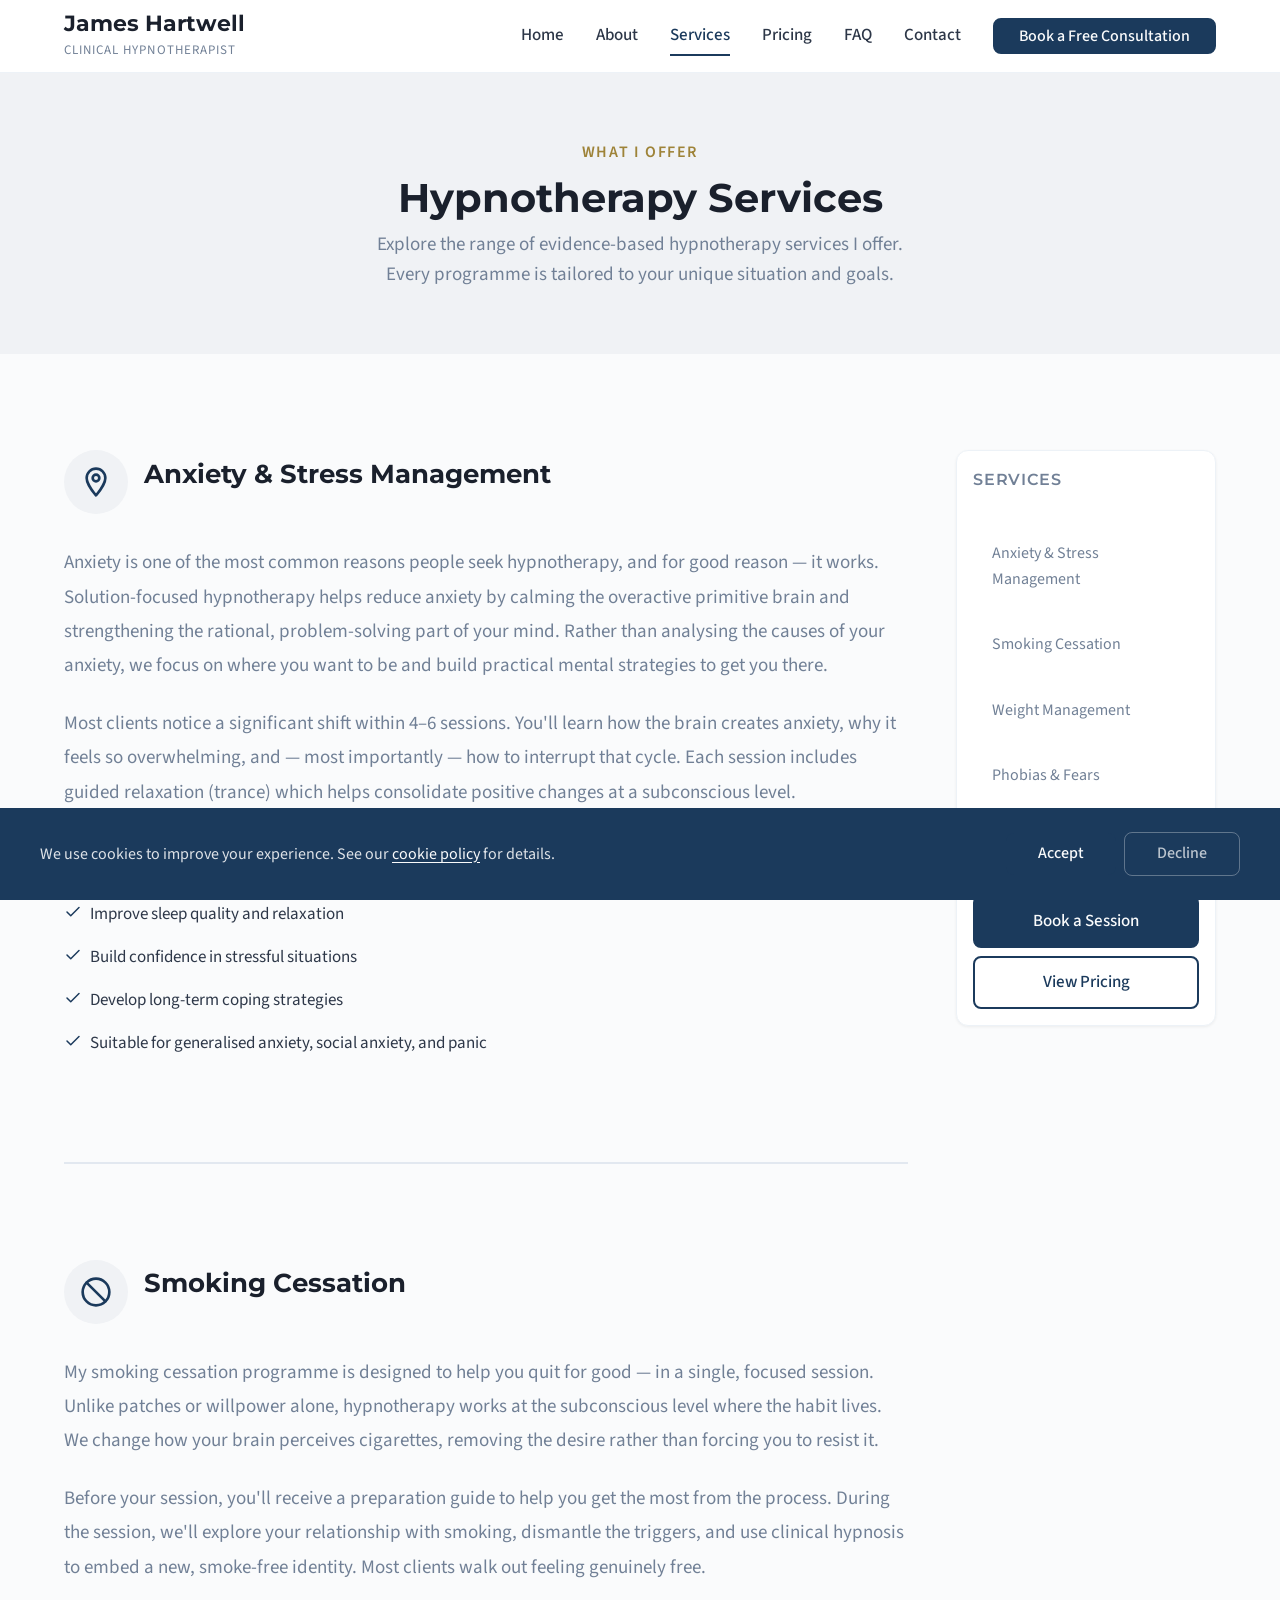
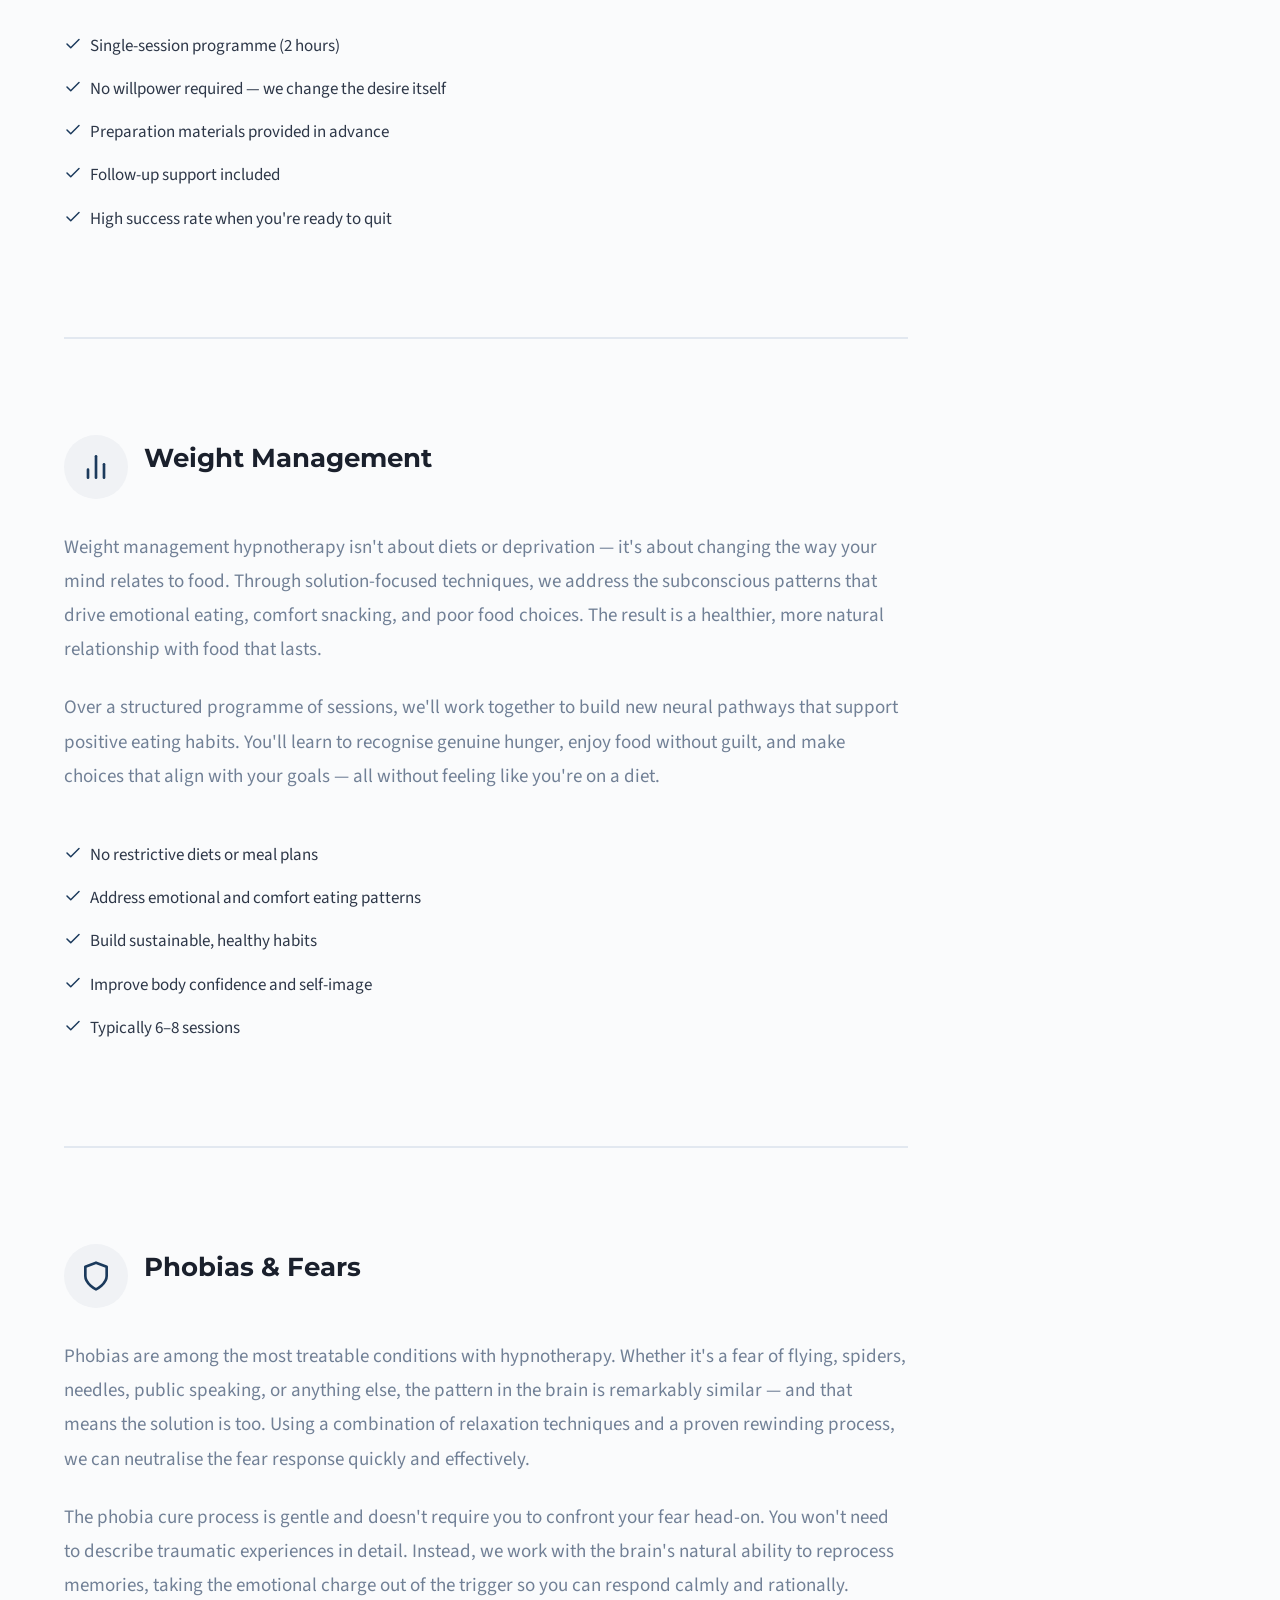
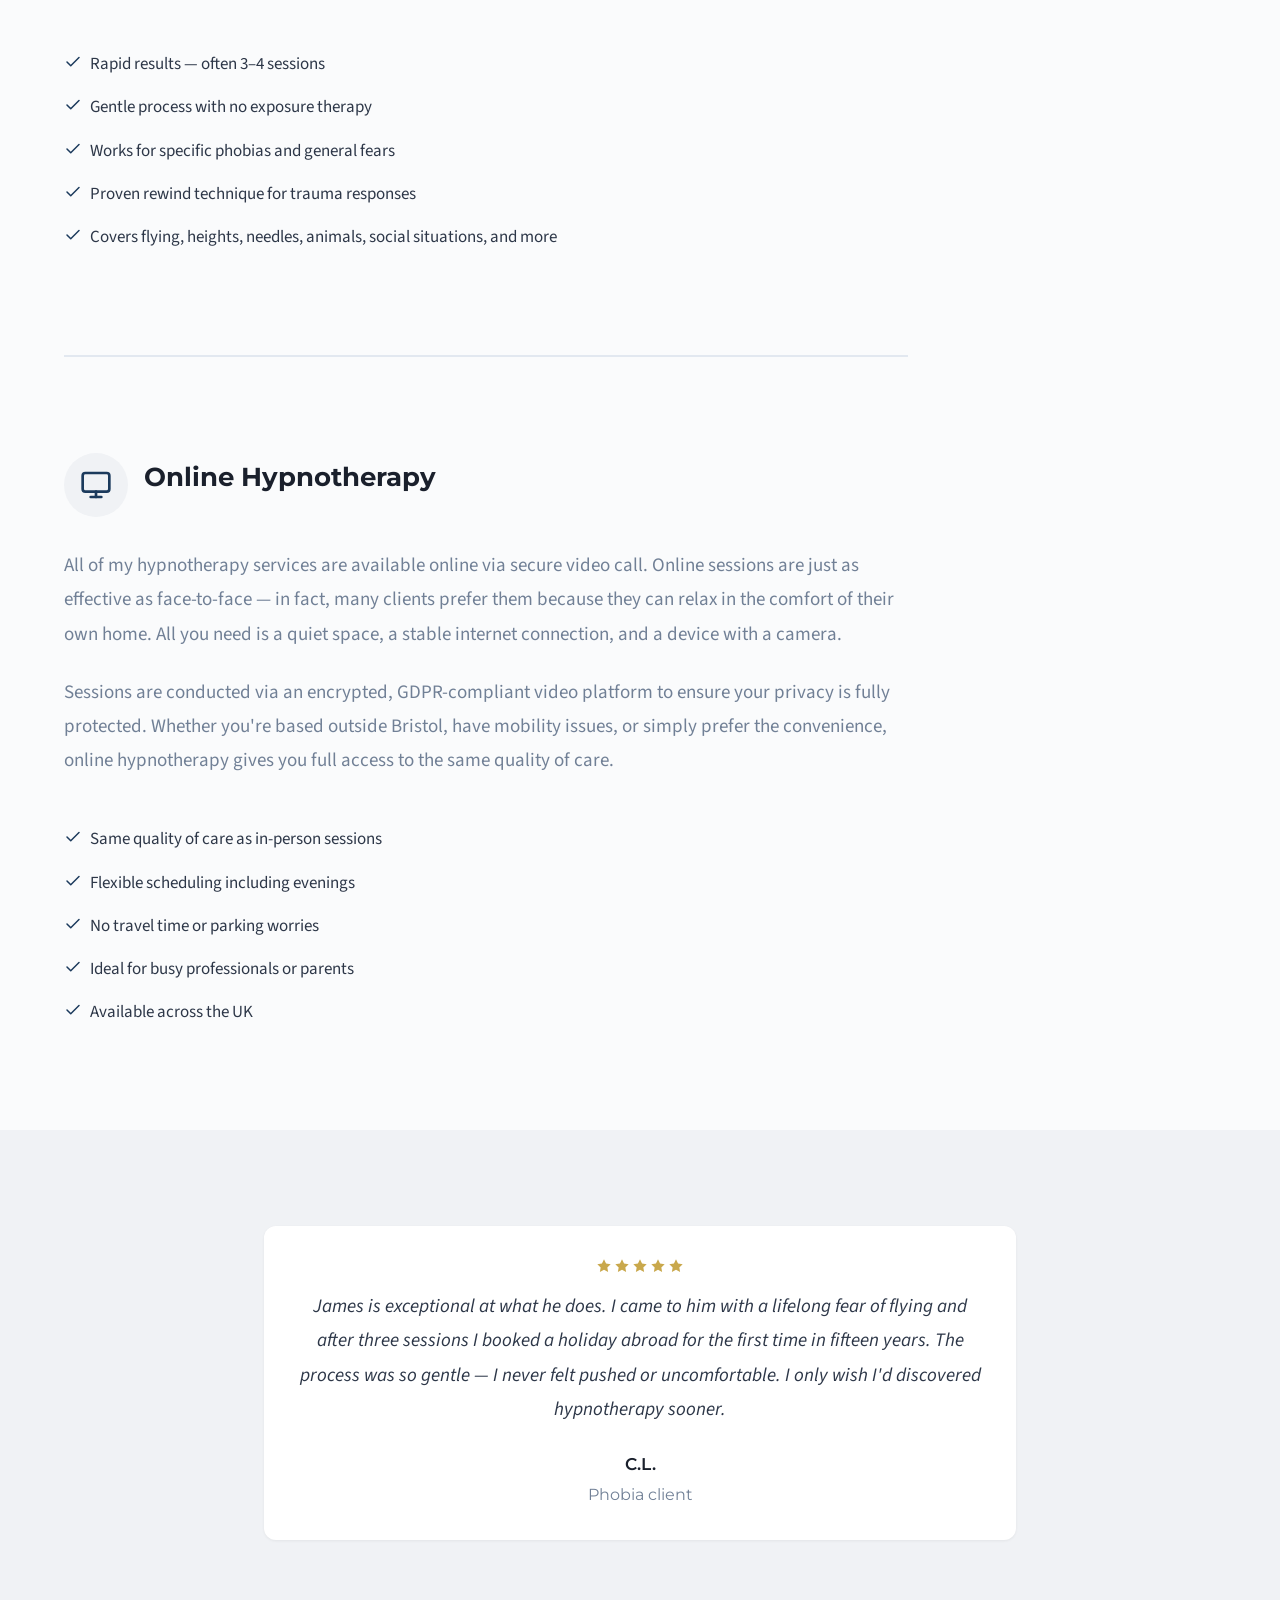
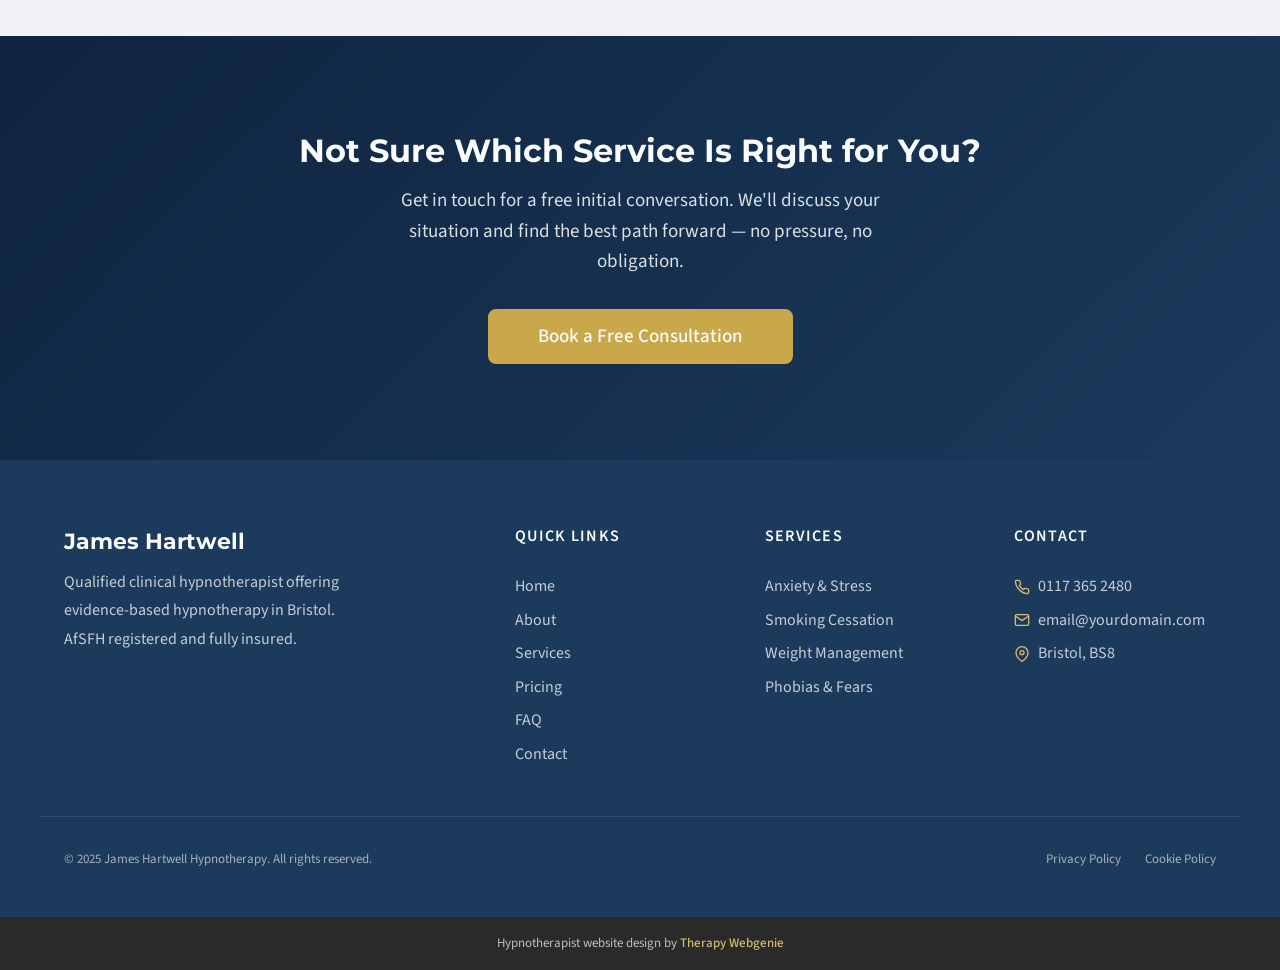
<file: services.html>
<!DOCTYPE html>
<html lang="en">
<head>
  <meta charset="UTF-8">
  <meta name="viewport" content="width=device-width, initial-scale=1.0">
  <meta name="description" content="Hypnotherapy services offered by James Hartwell in Bristol — anxiety, smoking cessation, weight management, phobias, and online sessions. Evidence-based, solution-focused hypnotherapy.">
  <title>Services — James Hartwell, Clinical Hypnotherapist in Bristol</title>

  <link rel="preconnect" href="https://fonts.googleapis.com">
  <link rel="preconnect" href="https://fonts.gstatic.com" crossorigin>

  <link rel="stylesheet" href="css/base.css">
  <link rel="stylesheet" href="css/components.css">
  <link rel="stylesheet" href="css/theme.css">
  <!-- PROFILE:schema -->
  <!-- /PROFILE:schema -->
</head>
<body>

  <a href="#main" class="skip-link">Skip to main content</a>

  <!-- SECTION: nav -->
  <nav class="nav" role="navigation" aria-label="Main navigation">
    <div class="container nav__inner">
      <a href="index.html" class="nav__brand nav__brand--inline">
        <!-- PROFILE:logo -->
        <!-- /PROFILE:logo -->
        <span class="nav__brand-text">
          <span class="nav__name"><!-- PROFILE:site_title -->James Hartwell<!-- /PROFILE:site_title --></span>
          <span class="nav__title"><!-- PROFILE:site_slogan -->Clinical Hypnotherapist<!-- /PROFILE:site_slogan --></span>
        </span>
      </a>
      <div class="nav__links">
        <a href="index.html" class="nav__link">Home</a>
        <a href="about.html" class="nav__link">About</a>
        <a href="services.html" class="nav__link nav__link--active">Services</a>
        <a href="pricing.html" class="nav__link">Pricing</a>
        <a href="faq.html" class="nav__link">FAQ</a>
        <a href="contact.html" class="nav__link">Contact</a>
        <a href="contact.html" class="btn btn--primary nav__cta">Book a Free Consultation</a>
      </div>
      <button class="nav__toggle" aria-label="Toggle menu" aria-expanded="false" aria-controls="mobile-menu">
        <span class="nav__toggle-bar"></span>
        <span class="nav__toggle-bar"></span>
        <span class="nav__toggle-bar"></span>
      </button>
    </div>
    <div class="nav__mobile" id="mobile-menu" role="menu">
      <a href="index.html" class="nav__link" role="menuitem">Home</a>
      <a href="about.html" class="nav__link" role="menuitem">About</a>
      <a href="services.html" class="nav__link nav__link--active" role="menuitem">Services</a>
      <a href="pricing.html" class="nav__link" role="menuitem">Pricing</a>
      <a href="faq.html" class="nav__link" role="menuitem">FAQ</a>
      <a href="contact.html" class="nav__link" role="menuitem">Contact</a>
      <a href="contact.html" class="btn btn--primary" role="menuitem">Book a Free Consultation</a>
    </div>
  </nav>
  <!-- /SECTION: nav -->

  <!-- Compact scroll header -->
  <div class="nav-scroll" aria-hidden="true">
    <div class="container nav-scroll__inner">
      <div class="nav-scroll__brand">
        <span class="nav-scroll__name">James Hartwell</span>
        <span class="nav-scroll__title">Clinical Hypnotherapist</span>
      </div>
      <div class="nav-scroll__right">
        <a href="tel:01173652480" class="nav-scroll__phone">
          <svg xmlns="http://www.w3.org/2000/svg" viewBox="0 0 24 24" fill="none" stroke="currentColor" stroke-width="2" stroke-linecap="round" stroke-linejoin="round"><path d="M22 16.92v3a2 2 0 0 1-2.18 2 19.79 19.79 0 0 1-8.63-3.07 19.5 19.5 0 0 1-6-6 19.79 19.79 0 0 1-3.07-8.67A2 2 0 0 1 4.11 2h3a2 2 0 0 1 2 1.72c.127.96.361 1.903.7 2.81a2 2 0 0 1-.45 2.11L8.09 9.91a16 16 0 0 0 6 6l1.27-1.27a2 2 0 0 1 2.11-.45c.907.339 1.85.573 2.81.7A2 2 0 0 1 22 16.92z"></path></svg>
          0117 365 2480
        </a>
        <a href="tel:01173652480" class="nav-scroll__phone-icon" aria-label="Call me">
          <svg xmlns="http://www.w3.org/2000/svg" viewBox="0 0 24 24" fill="none" stroke="currentColor" stroke-width="2" stroke-linecap="round" stroke-linejoin="round"><path d="M22 16.92v3a2 2 0 0 1-2.18 2 19.79 19.79 0 0 1-8.63-3.07 19.5 19.5 0 0 1-6-6 19.79 19.79 0 0 1-3.07-8.67A2 2 0 0 1 4.11 2h3a2 2 0 0 1 2 1.72c.127.96.361 1.903.7 2.81a2 2 0 0 1-.45 2.11L8.09 9.91a16 16 0 0 0 6 6l1.27-1.27a2 2 0 0 1 2.11-.45c.907.339 1.85.573 2.81.7A2 2 0 0 1 22 16.92z"></path></svg>
        </a>
        <button class="nav-scroll__toggle" aria-label="Toggle menu">
          <span class="nav-scroll__toggle-bar"></span>
          <span class="nav-scroll__toggle-bar"></span>
          <span class="nav-scroll__toggle-bar"></span>
        </button>
      </div>
    </div>
  </div>

  <main id="main">

    <!-- SECTION: page-header -->
    <section class="page-header">
      <div class="container">
        <span class="section-label">What I Offer</span>
        <h1>Hypnotherapy Services</h1>
        <p>Explore the range of evidence-based hypnotherapy services I offer. Every programme is tailored to your unique situation and goals.</p>
      </div>
    </section>
    <!-- /SECTION: page-header -->

    <!-- SECTION: services-detail -->
    <div class="container services-layout">
          <div class="services-content">

            <div class="service-section" id="service-anxiety">
              <div class="service-detail">
                <div class="service-detail__header">
                  <div class="service-detail__icon">
                    <svg xmlns="http://www.w3.org/2000/svg" viewBox="0 0 24 24" fill="none" stroke="currentColor" stroke-width="2" stroke-linecap="round" stroke-linejoin="round"><path d="M12 2a7 7 0 0 0-7 7c0 5 7 13 7 13s7-8 7-13a7 7 0 0 0-7-7z"/><circle cx="12" cy="9" r="2.5"/></svg>
                  </div>
                  <h2>Anxiety &amp; Stress Management</h2>
                </div>
                <p>Anxiety is one of the most common reasons people seek hypnotherapy, and for good reason — it works. Solution-focused hypnotherapy helps reduce anxiety by calming the overactive primitive brain and strengthening the rational, problem-solving part of your mind. Rather than analysing the causes of your anxiety, we focus on where you want to be and build practical mental strategies to get you there.</p>
                <p>Most clients notice a significant shift within 4–6 sessions. You'll learn how the brain creates anxiety, why it feels so overwhelming, and — most importantly — how to interrupt that cycle. Each session includes guided relaxation (trance) which helps consolidate positive changes at a subconscious level.</p>
                <ul class="checklist">
                  <li><svg xmlns="http://www.w3.org/2000/svg" viewBox="0 0 24 24" fill="none" stroke="currentColor" stroke-width="2" stroke-linecap="round" stroke-linejoin="round"><polyline points="20 6 9 17 4 12"></polyline></svg> Reduce overthinking and racing thoughts</li>
                  <li><svg xmlns="http://www.w3.org/2000/svg" viewBox="0 0 24 24" fill="none" stroke="currentColor" stroke-width="2" stroke-linecap="round" stroke-linejoin="round"><polyline points="20 6 9 17 4 12"></polyline></svg> Improve sleep quality and relaxation</li>
                  <li><svg xmlns="http://www.w3.org/2000/svg" viewBox="0 0 24 24" fill="none" stroke="currentColor" stroke-width="2" stroke-linecap="round" stroke-linejoin="round"><polyline points="20 6 9 17 4 12"></polyline></svg> Build confidence in stressful situations</li>
                  <li><svg xmlns="http://www.w3.org/2000/svg" viewBox="0 0 24 24" fill="none" stroke="currentColor" stroke-width="2" stroke-linecap="round" stroke-linejoin="round"><polyline points="20 6 9 17 4 12"></polyline></svg> Develop long-term coping strategies</li>
                  <li><svg xmlns="http://www.w3.org/2000/svg" viewBox="0 0 24 24" fill="none" stroke="currentColor" stroke-width="2" stroke-linecap="round" stroke-linejoin="round"><polyline points="20 6 9 17 4 12"></polyline></svg> Suitable for generalised anxiety, social anxiety, and panic</li>
                </ul>
              </div>
            </div>

            <div class="service-section" id="service-smoking">
              <div class="service-detail">
                <div class="service-detail__header">
                  <div class="service-detail__icon">
                    <svg xmlns="http://www.w3.org/2000/svg" viewBox="0 0 24 24" fill="none" stroke="currentColor" stroke-width="2" stroke-linecap="round" stroke-linejoin="round"><circle cx="12" cy="12" r="10"/><line x1="4.93" y1="4.93" x2="19.07" y2="19.07"/></svg>
                  </div>
                  <h2>Smoking Cessation</h2>
                </div>
                <p>My smoking cessation programme is designed to help you quit for good — in a single, focused session. Unlike patches or willpower alone, hypnotherapy works at the subconscious level where the habit lives. We change how your brain perceives cigarettes, removing the desire rather than forcing you to resist it.</p>
                <p>Before your session, you'll receive a preparation guide to help you get the most from the process. During the session, we'll explore your relationship with smoking, dismantle the triggers, and use clinical hypnosis to embed a new, smoke-free identity. Most clients walk out feeling genuinely free.</p>
                <ul class="checklist">
                  <li><svg xmlns="http://www.w3.org/2000/svg" viewBox="0 0 24 24" fill="none" stroke="currentColor" stroke-width="2" stroke-linecap="round" stroke-linejoin="round"><polyline points="20 6 9 17 4 12"></polyline></svg> Single-session programme (2 hours)</li>
                  <li><svg xmlns="http://www.w3.org/2000/svg" viewBox="0 0 24 24" fill="none" stroke="currentColor" stroke-width="2" stroke-linecap="round" stroke-linejoin="round"><polyline points="20 6 9 17 4 12"></polyline></svg> No willpower required — we change the desire itself</li>
                  <li><svg xmlns="http://www.w3.org/2000/svg" viewBox="0 0 24 24" fill="none" stroke="currentColor" stroke-width="2" stroke-linecap="round" stroke-linejoin="round"><polyline points="20 6 9 17 4 12"></polyline></svg> Preparation materials provided in advance</li>
                  <li><svg xmlns="http://www.w3.org/2000/svg" viewBox="0 0 24 24" fill="none" stroke="currentColor" stroke-width="2" stroke-linecap="round" stroke-linejoin="round"><polyline points="20 6 9 17 4 12"></polyline></svg> Follow-up support included</li>
                  <li><svg xmlns="http://www.w3.org/2000/svg" viewBox="0 0 24 24" fill="none" stroke="currentColor" stroke-width="2" stroke-linecap="round" stroke-linejoin="round"><polyline points="20 6 9 17 4 12"></polyline></svg> High success rate when you're ready to quit</li>
                </ul>
              </div>
            </div>

            <div class="service-section" id="service-weight">
              <div class="service-detail">
                <div class="service-detail__header">
                  <div class="service-detail__icon">
                    <svg xmlns="http://www.w3.org/2000/svg" viewBox="0 0 24 24" fill="none" stroke="currentColor" stroke-width="2" stroke-linecap="round" stroke-linejoin="round"><path d="M18 20V10"/><path d="M12 20V4"/><path d="M6 20v-6"/></svg>
                  </div>
                  <h2>Weight Management</h2>
                </div>
                <p>Weight management hypnotherapy isn't about diets or deprivation — it's about changing the way your mind relates to food. Through solution-focused techniques, we address the subconscious patterns that drive emotional eating, comfort snacking, and poor food choices. The result is a healthier, more natural relationship with food that lasts.</p>
                <p>Over a structured programme of sessions, we'll work together to build new neural pathways that support positive eating habits. You'll learn to recognise genuine hunger, enjoy food without guilt, and make choices that align with your goals — all without feeling like you're on a diet.</p>
                <ul class="checklist">
                  <li><svg xmlns="http://www.w3.org/2000/svg" viewBox="0 0 24 24" fill="none" stroke="currentColor" stroke-width="2" stroke-linecap="round" stroke-linejoin="round"><polyline points="20 6 9 17 4 12"></polyline></svg> No restrictive diets or meal plans</li>
                  <li><svg xmlns="http://www.w3.org/2000/svg" viewBox="0 0 24 24" fill="none" stroke="currentColor" stroke-width="2" stroke-linecap="round" stroke-linejoin="round"><polyline points="20 6 9 17 4 12"></polyline></svg> Address emotional and comfort eating patterns</li>
                  <li><svg xmlns="http://www.w3.org/2000/svg" viewBox="0 0 24 24" fill="none" stroke="currentColor" stroke-width="2" stroke-linecap="round" stroke-linejoin="round"><polyline points="20 6 9 17 4 12"></polyline></svg> Build sustainable, healthy habits</li>
                  <li><svg xmlns="http://www.w3.org/2000/svg" viewBox="0 0 24 24" fill="none" stroke="currentColor" stroke-width="2" stroke-linecap="round" stroke-linejoin="round"><polyline points="20 6 9 17 4 12"></polyline></svg> Improve body confidence and self-image</li>
                  <li><svg xmlns="http://www.w3.org/2000/svg" viewBox="0 0 24 24" fill="none" stroke="currentColor" stroke-width="2" stroke-linecap="round" stroke-linejoin="round"><polyline points="20 6 9 17 4 12"></polyline></svg> Typically 6–8 sessions</li>
                </ul>
              </div>
            </div>

            <div class="service-section" id="service-phobias">
              <div class="service-detail">
                <div class="service-detail__header">
                  <div class="service-detail__icon">
                    <svg xmlns="http://www.w3.org/2000/svg" viewBox="0 0 24 24" fill="none" stroke="currentColor" stroke-width="2" stroke-linecap="round" stroke-linejoin="round"><path d="M12 22s8-4 8-10V5l-8-3-8 3v7c0 6 8 10 8 10z"/></svg>
                  </div>
                  <h2>Phobias &amp; Fears</h2>
                </div>
                <p>Phobias are among the most treatable conditions with hypnotherapy. Whether it's a fear of flying, spiders, needles, public speaking, or anything else, the pattern in the brain is remarkably similar — and that means the solution is too. Using a combination of relaxation techniques and a proven rewinding process, we can neutralise the fear response quickly and effectively.</p>
                <p>The phobia cure process is gentle and doesn't require you to confront your fear head-on. You won't need to describe traumatic experiences in detail. Instead, we work with the brain's natural ability to reprocess memories, taking the emotional charge out of the trigger so you can respond calmly and rationally.</p>
                <ul class="checklist">
                  <li><svg xmlns="http://www.w3.org/2000/svg" viewBox="0 0 24 24" fill="none" stroke="currentColor" stroke-width="2" stroke-linecap="round" stroke-linejoin="round"><polyline points="20 6 9 17 4 12"></polyline></svg> Rapid results — often 3–4 sessions</li>
                  <li><svg xmlns="http://www.w3.org/2000/svg" viewBox="0 0 24 24" fill="none" stroke="currentColor" stroke-width="2" stroke-linecap="round" stroke-linejoin="round"><polyline points="20 6 9 17 4 12"></polyline></svg> Gentle process with no exposure therapy</li>
                  <li><svg xmlns="http://www.w3.org/2000/svg" viewBox="0 0 24 24" fill="none" stroke="currentColor" stroke-width="2" stroke-linecap="round" stroke-linejoin="round"><polyline points="20 6 9 17 4 12"></polyline></svg> Works for specific phobias and general fears</li>
                  <li><svg xmlns="http://www.w3.org/2000/svg" viewBox="0 0 24 24" fill="none" stroke="currentColor" stroke-width="2" stroke-linecap="round" stroke-linejoin="round"><polyline points="20 6 9 17 4 12"></polyline></svg> Proven rewind technique for trauma responses</li>
                  <li><svg xmlns="http://www.w3.org/2000/svg" viewBox="0 0 24 24" fill="none" stroke="currentColor" stroke-width="2" stroke-linecap="round" stroke-linejoin="round"><polyline points="20 6 9 17 4 12"></polyline></svg> Covers flying, heights, needles, animals, social situations, and more</li>
                </ul>
              </div>
            </div>

            <div class="service-section" id="service-online">
              <div class="service-detail">
                <div class="service-detail__header">
                  <div class="service-detail__icon">
                    <svg xmlns="http://www.w3.org/2000/svg" viewBox="0 0 24 24" fill="none" stroke="currentColor" stroke-width="2" stroke-linecap="round" stroke-linejoin="round"><rect x="2" y="3" width="20" height="14" rx="2" ry="2"/><line x1="8" y1="21" x2="16" y2="21"/><line x1="12" y1="17" x2="12" y2="21"/></svg>
                  </div>
                  <h2>Online Hypnotherapy</h2>
                </div>
                <p>All of my hypnotherapy services are available online via secure video call. Online sessions are just as effective as face-to-face — in fact, many clients prefer them because they can relax in the comfort of their own home. All you need is a quiet space, a stable internet connection, and a device with a camera.</p>
                <p>Sessions are conducted via an encrypted, GDPR-compliant video platform to ensure your privacy is fully protected. Whether you're based outside Bristol, have mobility issues, or simply prefer the convenience, online hypnotherapy gives you full access to the same quality of care.</p>
                <ul class="checklist">
                  <li><svg xmlns="http://www.w3.org/2000/svg" viewBox="0 0 24 24" fill="none" stroke="currentColor" stroke-width="2" stroke-linecap="round" stroke-linejoin="round"><polyline points="20 6 9 17 4 12"></polyline></svg> Same quality of care as in-person sessions</li>
                  <li><svg xmlns="http://www.w3.org/2000/svg" viewBox="0 0 24 24" fill="none" stroke="currentColor" stroke-width="2" stroke-linecap="round" stroke-linejoin="round"><polyline points="20 6 9 17 4 12"></polyline></svg> Flexible scheduling including evenings</li>
                  <li><svg xmlns="http://www.w3.org/2000/svg" viewBox="0 0 24 24" fill="none" stroke="currentColor" stroke-width="2" stroke-linecap="round" stroke-linejoin="round"><polyline points="20 6 9 17 4 12"></polyline></svg> No travel time or parking worries</li>
                  <li><svg xmlns="http://www.w3.org/2000/svg" viewBox="0 0 24 24" fill="none" stroke="currentColor" stroke-width="2" stroke-linecap="round" stroke-linejoin="round"><polyline points="20 6 9 17 4 12"></polyline></svg> Ideal for busy professionals or parents</li>
                  <li><svg xmlns="http://www.w3.org/2000/svg" viewBox="0 0 24 24" fill="none" stroke="currentColor" stroke-width="2" stroke-linecap="round" stroke-linejoin="round"><polyline points="20 6 9 17 4 12"></polyline></svg> Available across the UK</li>
                </ul>
              </div>
            </div>

          </div>

          <aside class="services-sidebar" id="services-sidebar">
            <!-- JS-generated sidebar nav -->
          </aside>
    </div>
    <!-- /SECTION: services-detail -->

    <!-- SECTION: testimonial -->
    <section class="section section--alt">
      <div class="container container--narrow text-center">
        <div class="testimonial testimonial--active">
          <div class="testimonial__stars">
            <svg viewBox="0 0 24 24"><path d="M12 2l3.09 6.26L22 9.27l-5 4.87 1.18 6.88L12 17.77l-6.18 3.25L7 14.14 2 9.27l6.91-1.01L12 2z"/></svg>
            <svg viewBox="0 0 24 24"><path d="M12 2l3.09 6.26L22 9.27l-5 4.87 1.18 6.88L12 17.77l-6.18 3.25L7 14.14 2 9.27l6.91-1.01L12 2z"/></svg>
            <svg viewBox="0 0 24 24"><path d="M12 2l3.09 6.26L22 9.27l-5 4.87 1.18 6.88L12 17.77l-6.18 3.25L7 14.14 2 9.27l6.91-1.01L12 2z"/></svg>
            <svg viewBox="0 0 24 24"><path d="M12 2l3.09 6.26L22 9.27l-5 4.87 1.18 6.88L12 17.77l-6.18 3.25L7 14.14 2 9.27l6.91-1.01L12 2z"/></svg>
            <svg viewBox="0 0 24 24"><path d="M12 2l3.09 6.26L22 9.27l-5 4.87 1.18 6.88L12 17.77l-6.18 3.25L7 14.14 2 9.27l6.91-1.01L12 2z"/></svg>
          </div>
          <p class="testimonial__quote">James is exceptional at what he does. I came to him with a lifelong fear of flying and after three sessions I booked a holiday abroad for the first time in fifteen years. The process was so gentle — I never felt pushed or uncomfortable. I only wish I'd discovered hypnotherapy sooner.</p>
          <p class="testimonial__author">C.L.</p>
          <p class="testimonial__detail">Phobia client</p>
        </div>
      </div>
    </section>
    <!-- /SECTION: testimonial -->

    <!-- SECTION: cta -->
    <section class="section cta-banner">
      <div class="container text-center">
        <h2>Not Sure Which Service Is Right for You?</h2>
        <p>Get in touch for a free initial conversation. We'll discuss your situation and find the best path forward — no pressure, no obligation.</p>
        <a href="contact.html" class="btn btn--accent">Book a Free Consultation</a>
      </div>
    </section>
    <!-- /SECTION: cta -->

  </main>

  <!-- SECTION: footer -->
  <footer class="footer">
    <div class="container footer__inner">
      <div class="footer__brand">
        <p class="footer__brand-name">James Hartwell</p>
        <p class="footer__brand-text">Qualified clinical hypnotherapist offering evidence-based hypnotherapy in Bristol. AfSFH registered and fully insured.</p>
      </div>
      <div class="footer__col">
        <p class="footer__heading">Quick Links</p>
        <div class="footer__links">
          <a href="index.html" class="footer__link">Home</a>
          <a href="about.html" class="footer__link">About</a>
          <a href="services.html" class="footer__link">Services</a>
          <a href="pricing.html" class="footer__link">Pricing</a>
          <a href="faq.html" class="footer__link">FAQ</a>
          <a href="contact.html" class="footer__link">Contact</a>
        </div>
      </div>
      <div class="footer__col">
        <p class="footer__heading">Services</p>
        <div class="footer__links">
          <a href="services.html#service-anxiety" class="footer__link">Anxiety &amp; Stress</a>
          <a href="services.html#service-smoking" class="footer__link">Smoking Cessation</a>
          <a href="services.html#service-weight" class="footer__link">Weight Management</a>
          <a href="services.html#service-phobias" class="footer__link">Phobias &amp; Fears</a>
        </div>
      </div>
      <div class="footer__col">
        <p class="footer__heading">Contact</p>
        <div class="footer__contact-item">
          <svg xmlns="http://www.w3.org/2000/svg" viewBox="0 0 24 24" fill="none" stroke="currentColor" stroke-width="2" stroke-linecap="round" stroke-linejoin="round"><path d="M22 16.92v3a2 2 0 0 1-2.18 2 19.79 19.79 0 0 1-8.63-3.07 19.5 19.5 0 0 1-6-6 19.79 19.79 0 0 1-3.07-8.67A2 2 0 0 1 4.11 2h3a2 2 0 0 1 2 1.72 12.84 12.84 0 0 0 .7 2.81 2 2 0 0 1-.45 2.11L8.09 9.91a16 16 0 0 0 6 6l1.27-1.27a2 2 0 0 1 2.11-.45 12.84 12.84 0 0 0 2.81.7A2 2 0 0 1 22 16.92z"></path></svg>
          <span><!-- PROFILE:phone_landline -->0117 365 2480<!-- /PROFILE:phone_landline --></span>
        </div>
        <div class="footer__contact-item">
          <svg xmlns="http://www.w3.org/2000/svg" viewBox="0 0 24 24" fill="none" stroke="currentColor" stroke-width="2" stroke-linecap="round" stroke-linejoin="round"><path d="M4 4h16c1.1 0 2 .9 2 2v12c0 1.1-.9 2-2 2H4c-1.1 0-2-.9-2-2V6c0-1.1.9-2 2-2z"></path><polyline points="22,6 12,13 2,6"></polyline></svg>
          <span><!-- PROFILE:email --><a href="mailto:email@yourdomain.com">email@yourdomain.com</a><!-- /PROFILE:email --></span>
        </div>
        <div class="footer__contact-item">
          <svg xmlns="http://www.w3.org/2000/svg" viewBox="0 0 24 24" fill="none" stroke="currentColor" stroke-width="2" stroke-linecap="round" stroke-linejoin="round"><path d="M21 10c0 7-9 13-9 13s-9-6-9-13a9 9 0 0 1 18 0z"></path><circle cx="12" cy="10" r="3"></circle></svg>
          <span><!-- PROFILE:address -->Bristol, BS8<!-- /PROFILE:address --></span>
        </div>
      </div>
    </div>
    <div class="container footer__bottom">
      <p class="footer__copyright">&copy; 2025 James Hartwell Hypnotherapy. All rights reserved.</p>
      <div class="footer__legal">
        <a href="privacy.html">Privacy Policy</a>
        <a href="cookies-policy.html">Cookie Policy</a>
      </div>
    </div>
  </footer>
  <!-- /SECTION: footer -->

  <div class="site-credit">
    <p>Hypnotherapist website design by <a href="https://www.therapywebgenie.com/website-design/hypnotherapists/" target="_blank" rel="noopener nofollow">Therapy Webgenie</a></p>
  </div>

  <!-- Cookie Consent -->
  <div class="cookie-banner" role="dialog" aria-label="Cookie consent">
    <div class="cookie-banner__inner">
      <p class="cookie-banner__text">We use cookies to improve your experience. See our <a href="cookies-policy.html">cookie policy</a> for details.</p>
      <div class="cookie-banner__buttons"><button class="cookie-banner__accept">Accept</button><button class="cookie-banner__decline">Decline</button></div>
    </div>
  </div>

  <!-- Back to Top -->
  <button class="back-to-top" aria-label="Back to top">
    <svg xmlns="http://www.w3.org/2000/svg" viewBox="0 0 24 24" fill="none" stroke="currentColor" stroke-width="2" stroke-linecap="round" stroke-linejoin="round"><polyline points="18 15 12 9 6 15"></polyline></svg>
  </button>

  <script src="js/main.js"></script>
</body>
</html>
</file>
<file: css/base.css>
/* =============================================
   BASE STYLES
   Reset, Custom Properties, Typography, Layout
   Theme colours & fonts are in theme.css
   ============================================= */

/* --- Custom Properties (non-theme) --- */
:root {
  --text-xs: 0.8125rem;
  --text-sm: 1rem;
  --text-base: 1.0625rem;
  --text-md: 1.1875rem;
  --text-lg: 1.375rem;
  --text-xl: 1.625rem;
  --text-2xl: 2rem;
  --text-3xl: 2.375rem;
  --text-4xl: 3rem;

  /* Heading sizes (overridable per font pairing in theme.css) */
  --text-h1: var(--text-3xl);          /* mobile: 38px */
  --text-h1-desktop: var(--text-4xl);  /* desktop: 48px */
  --text-h2: var(--text-2xl);          /* mobile: 32px */
  --text-h2-desktop: var(--text-3xl);  /* desktop: 38px */
  --text-h3: var(--text-xl);           /* mobile: 26px */
  --text-h3-desktop: 1.75rem;          /* desktop: 28px */

  --font-weight-normal: 400;
  --font-weight-medium: 500;
  --font-weight-semibold: 600;
  --font-weight-bold: 700;

  --line-height-tight: 1.2;
  --line-height-normal: 1.6;
  --line-height-relaxed: 1.8;

  /* Spacing */
  --space-xs: 0.25rem;
  --space-sm: 0.5rem;
  --space-md: 1rem;
  --space-lg: 1.5rem;
  --space-xl: 2rem;
  --space-2xl: 3rem;
  --space-3xl: 4rem;
  --space-4xl: 6rem;
  --space-5xl: 8rem;

  /* Layout */
  --container-max: 1200px;
  --container-narrow: 800px;
  --container-wide: 1400px;

  /* Border Radius */
  --radius-sm: 4px;
  --radius-md: 8px;
  --radius-lg: 12px;
  --radius-xl: 20px;
  --radius-full: 9999px;

  /* Shadows */
  --shadow-sm: 0 1px 3px rgba(0, 0, 0, 0.06);
  --shadow-md: 0 4px 12px rgba(0, 0, 0, 0.08);
  --shadow-lg: 0 8px 30px rgba(0, 0, 0, 0.1);
  --shadow-xl: 0 12px 40px rgba(0, 0, 0, 0.12);

  /* Transitions */
  --transition-fast: 150ms ease;
  --transition-base: 250ms ease;
  --transition-normal: 300ms ease;
  --transition-slow: 400ms ease;
}

/* --- Reset --- */
*,
*::before,
*::after {
  box-sizing: border-box;
  margin: 0;
  padding: 0;
}

html {
  font-size: 100%;
  scroll-behavior: smooth;
  -webkit-text-size-adjust: 100%;
}

body {
  font-family: var(--font-body);
  font-size: var(--text-md);
  font-weight: var(--font-weight-normal);
  line-height: var(--line-height-normal);
  color: var(--color-text);
  background-color: var(--color-bg);
  -webkit-font-smoothing: antialiased;
  -moz-osx-font-smoothing: grayscale;
}

img,
picture,
video,
svg {
  display: block;
  max-width: 100%;
  height: auto;
}

input,
button,
textarea,
select {
  font: inherit;
  color: inherit;
}

button {
  cursor: pointer;
  border: none;
  background: none;
}

a {
  color: inherit;
  text-decoration: none;
}

ul,
ol {
  list-style: none;
}

h1, h2, h3, h4, h5, h6 {
  font-family: var(--font-heading);
  color: var(--color-text-heading);
  line-height: var(--line-height-tight);
  font-weight: var(--font-weight-bold);
  margin-bottom: var(--space-md);
}

/* --- Typography --- */
h1 {
  font-size: var(--text-h1);
}

h2 {
  font-size: var(--text-h2);
}

h3 {
  font-size: var(--text-h3);
}

h4 {
  font-size: var(--text-lg);
}

h5 {
  font-size: var(--text-md);
}

h6 {
  font-size: var(--text-base);
}

p {
  margin-bottom: var(--space-md);
}

p:last-child:not(.section-subtitle) {
  margin-bottom: 0;
}

strong {
  font-weight: var(--font-weight-semibold);
}

/* --- Layout Utilities --- */
.container {
  width: 100%;
  max-width: var(--container-max);
  margin-left: auto;
  margin-right: auto;
  padding-left: var(--space-lg);
  padding-right: var(--space-lg);
}

.container--narrow {
  max-width: var(--container-narrow);
}

.section {
  padding-top: var(--space-3xl);
  padding-bottom: var(--space-3xl);
}

.section--alt {
  background-color: var(--color-bg-alt);
}

/* Icons inside alt sections: swap bg-alt → surface so they remain visible */
.section--alt .card__icon,
.section--alt .icon-box__icon,
.section--alt .contact-info__icon,
.section--alt .service-detail__icon {
  background-color: var(--color-surface);
}

.section--dark {
  background-color: var(--color-bg-dark);
  color: var(--color-text-inverse);
}

.section--dark h2,
.section--dark h3,
.section--dark h4 {
  color: var(--color-text-inverse);
}

/* Grid */
.grid {
  display: grid;
  gap: var(--space-xl);
}

.grid--2 {
  grid-template-columns: 1fr;
}

.grid--3 {
  grid-template-columns: 1fr;
}

/* --- Buttons --- */
.btn {
  display: inline-flex;
  align-items: center;
  justify-content: center;
  gap: var(--space-sm);
  padding: var(--space-md) var(--space-xl);
  font-family: var(--font-body);
  font-size: var(--text-base);
  font-weight: var(--font-weight-medium);
  line-height: 1;
  border-radius: var(--radius-md);
  transition: all var(--transition-base);
  text-decoration: none;
  border: 2px solid transparent;
  white-space: nowrap;
}

.btn--primary {
  background-color: var(--color-primary);
  color: var(--color-text-inverse);
  border-color: var(--color-primary);
}

.btn--primary:hover {
  background-color: var(--color-primary-dark);
  border-color: var(--color-primary-dark);
}

.btn--secondary {
  background-color: transparent;
  color: var(--color-primary);
  border-color: var(--color-primary);
}

.btn--secondary:hover {
  background-color: var(--color-primary);
  color: var(--color-text-inverse);
}

.btn--accent {
  background-color: var(--color-secondary);
  color: var(--color-text-inverse);
  border-color: var(--color-secondary);
}

.btn--accent:hover {
  background-color: var(--color-secondary-dark);
  border-color: var(--color-secondary-dark);
}

.btn--block {
  width: 100%;
}

/* --- Links --- */
.link {
  color: var(--color-primary);
  text-decoration: underline;
  text-underline-offset: 3px;
  transition: color var(--transition-fast);
}

.link:hover {
  color: var(--color-primary-dark);
}

/* --- Text Utilities --- */
.text-center {
  text-align: center;
}

.text-center h2 {
  margin-bottom: var(--space-xl);
}

.text-balance {
  text-wrap: balance;
}

.section-subtitle {
  font-size: var(--text-md);
  color: var(--color-text-light);
  max-width: 600px;
  margin-bottom: var(--space-2xl);
  line-height: var(--line-height-relaxed);
}

.text-center .section-subtitle {
  margin-left: auto;
  margin-right: auto;
}

.section-footer {
  margin-top: var(--space-2xl);
}

.section-label {
  display: inline-block;
  font-family: var(--font-body);
  font-size: var(--text-sm);
  font-weight: var(--font-weight-semibold);
  text-transform: uppercase;
  letter-spacing: 0.1em;
  color: var(--color-secondary-dark);
  margin-bottom: var(--space-sm);
}

/* --- Responsive Typography --- */
@media (min-width: 768px) {
  h1 {
    font-size: var(--text-h1-desktop);
  }

  h2 {
    font-size: var(--text-h2-desktop);
  }

  h3 {
    font-size: var(--text-h3-desktop);
  }

  .section {
    padding-top: var(--space-4xl);
    padding-bottom: var(--space-4xl);
  }
}

/* --- Responsive Grid --- */
@media (min-width: 768px) {
  .grid--2 {
    grid-template-columns: repeat(2, 1fr);
  }

  .grid--3 {
    grid-template-columns: repeat(2, 1fr);
  }
}

@media (min-width: 1024px) {
  .grid--3 {
    grid-template-columns: repeat(3, 1fr);
  }
}

/* --- Screen Reader Only --- */
.sr-only {
  position: absolute;
  width: 1px;
  height: 1px;
  padding: 0;
  margin: -1px;
  overflow: hidden;
  clip: rect(0, 0, 0, 0);
  white-space: nowrap;
  border-width: 0;
}
</file>
<file: css/components.css>
/* =============================================
   COMPONENT STYLES
   Nav, Hero, Cards, Testimonials, Forms, Footer
   ============================================= */

/* --- Skip Link --- */
.skip-link {
  position: absolute;
  top: -100%;
  left: var(--space-md);
  padding: var(--space-sm) var(--space-md);
  background: var(--color-primary);
  color: var(--color-text-inverse);
  border-radius: var(--radius-md);
  z-index: 1000;
  font-size: var(--text-sm);
}

.skip-link:focus {
  top: var(--space-sm);
}

/* =============================================
   NAVIGATION
   ============================================= */
.nav {
  position: relative;
  z-index: 100;
  background-color: var(--color-surface);
  border-bottom: 1px solid var(--color-border-light);
  transition: box-shadow var(--transition-base);
}

.nav--scrolled {
  box-shadow: var(--shadow-md);
}

.nav__inner {
  display: flex;
  align-items: center;
  justify-content: space-between;
  height: 72px;
}

.nav__brand {
  display: flex;
  flex-direction: column;
  gap: 2px;
}

.nav__logo {
  max-height: 70px;
  width: auto;
  object-fit: contain;
}

/* Logo beside title — add .nav__brand--inline to .nav__brand */
.nav__brand--inline {
  flex-direction: row;
  align-items: center;
  gap: var(--space-sm);
}

.nav__brand--inline .nav__brand-text {
  display: flex;
  flex-direction: column;
  gap: 2px;
}

.nav__name {
  font-family: var(--font-heading);
  font-size: var(--text-lg);
  font-weight: var(--font-weight-bold);
  color: var(--color-text-heading);
  line-height: 1.2;
}

.nav__title {
  font-size: var(--text-xs);
  color: var(--color-text-light);
  text-transform: uppercase;
  letter-spacing: 0.08em;
}

.nav__links {
  display: none;
  gap: var(--space-xl);
  align-items: center;
}

.nav__link {
  font-size: var(--text-base);
  font-weight: var(--font-weight-medium);
  color: var(--color-text);
  transition: color var(--transition-fast);
  position: relative;
  padding: var(--space-xs) 0;
}

.nav__link::after {
  content: '';
  position: absolute;
  bottom: -2px;
  left: 0;
  width: 0;
  height: 2px;
  background-color: var(--color-primary);
  transition: width var(--transition-base);
}

.nav__link:hover,
.nav__link--active {
  color: var(--color-primary);
}

.nav__link:hover::after,
.nav__link--active::after {
  width: 100%;
}

.nav__cta {
  font-size: var(--text-sm);
  padding: var(--space-sm) var(--space-lg);
}

/* Mobile Menu Toggle */
.nav__toggle {
  display: flex;
  flex-direction: column;
  gap: 5px;
  padding: var(--space-sm);
  z-index: 110;
}

.nav__toggle-bar {
  display: block;
  width: 24px;
  height: 2px;
  background-color: var(--color-text);
  border-radius: 2px;
  transition: all var(--transition-base);
  transform-origin: center;
}

.nav__toggle--open .nav__toggle-bar:nth-child(1) {
  transform: translateY(7px) rotate(45deg);
}

.nav__toggle--open .nav__toggle-bar:nth-child(2) {
  opacity: 0;
}

.nav__toggle--open .nav__toggle-bar:nth-child(3) {
  transform: translateY(-7px) rotate(-45deg);
}

/* Mobile Menu Overlay — slide in from right */
.nav__mobile {
  display: flex;
  position: fixed;
  inset: 0;
  top: 72px;
  background-color: var(--color-surface);
  z-index: 99;
  padding: var(--space-xl) var(--space-lg);
  flex-direction: column;
  gap: var(--space-lg);
  overflow-y: auto;
  transform: translateX(100%);
  opacity: 0;
  visibility: hidden;
  transition: transform 0.35s cubic-bezier(0.4, 0, 0.2, 1),
              opacity 0.35s ease,
              visibility 0.35s;
}

/* When opened from the compact scroll header, start below it */
.nav__mobile--from-scroll {
  top: 56px;
  z-index: 201;
}

.nav__mobile--open {
  transform: translateX(0);
  opacity: 1;
  visibility: visible;
}

.nav__mobile .nav__link,
.nav__mobile .btn {
  opacity: 0;
  transform: translateX(20px);
  transition: opacity 0.3s ease, transform 0.3s ease;
}

.nav__mobile--open .nav__link,
.nav__mobile--open .btn {
  opacity: 1;
  transform: translateX(0);
}

.nav__mobile--open > *:nth-child(1) { transition-delay: 0.05s; }
.nav__mobile--open > *:nth-child(2) { transition-delay: 0.1s; }
.nav__mobile--open > *:nth-child(3) { transition-delay: 0.15s; }
.nav__mobile--open > *:nth-child(4) { transition-delay: 0.2s; }
.nav__mobile--open > *:nth-child(5) { transition-delay: 0.25s; }
.nav__mobile--open > *:nth-child(6) { transition-delay: 0.3s; }
.nav__mobile--open > *:nth-child(7) { transition-delay: 0.35s; }

.nav__mobile .nav__link {
  font-size: var(--text-lg);
  padding: var(--space-sm) 0;
  border-bottom: 1px solid var(--color-border-light);
}

.nav__mobile .nav__link::after {
  display: none;
}

.nav__mobile .btn {
  margin-top: var(--space-md);
  text-align: center;
}

@media (min-width: 1100px) {
  .nav__links {
    display: flex;
  }

  .nav__toggle {
    display: none;
  }
}

/* --- Nav Dropdowns (Desktop) --- */
.nav__dropdown {
  position: relative;
}

.nav__link--has-children {
  display: inline-flex;
  align-items: center;
  gap: 4px;
  background: none;
  border: none;
  cursor: pointer;
  font-family: inherit;
  font-size: inherit;
  font-weight: inherit;
  color: inherit;
  padding: 0;
}

.nav__chevron {
  width: 12px;
  height: 12px;
  transition: transform var(--transition-fast);
  flex-shrink: 0;
}

.nav__dropdown:hover .nav__chevron,
.nav__link--has-children[aria-expanded="true"] ~ .nav__dropdown-menu + .nav__chevron,
.nav__link--has-children[aria-expanded="true"] .nav__chevron {
  transform: rotate(180deg);
}

.nav__dropdown-trigger {
  display: inline-flex;
  align-items: center;
  gap: 4px;
  background: none;
  border: none;
  cursor: pointer;
  font-family: inherit;
  font-size: inherit;
  font-weight: inherit;
  color: inherit;
  padding: 0;
}

.nav__dropdown-trigger .nav__chevron {
  width: 12px;
  height: 12px;
  transition: transform var(--transition-fast);
  flex-shrink: 0;
}

.nav__dropdown:hover .nav__dropdown-trigger .nav__chevron {
  transform: rotate(180deg);
}

.nav__dropdown-menu {
  position: absolute;
  top: 100%;
  left: 50%;
  transform: translateX(-50%);
  min-width: 240px;
  background: var(--color-surface);
  border: 1px solid var(--color-border-light);
  border-radius: var(--radius-md, 8px);
  box-shadow: var(--shadow-lg);
  padding: var(--space-sm) 0;
  opacity: 0;
  visibility: hidden;
  transition: opacity var(--transition-fast), visibility var(--transition-fast);
  z-index: 110;
  margin-top: var(--space-xs);
}

.nav__dropdown:hover .nav__dropdown-menu {
  opacity: 1;
  visibility: visible;
}

.nav__dropdown-link,
.nav__dropdown-menu .nav__link--child {
  display: block;
  padding: var(--space-sm) var(--space-lg);
  font-size: var(--text-sm);
  color: var(--color-text);
  transition: background var(--transition-fast), color var(--transition-fast);
  white-space: nowrap;
  text-decoration: none;
}

.nav__dropdown-link:hover,
.nav__dropdown-menu .nav__link--child:hover {
  background: var(--color-bg);
  color: var(--color-primary);
}

.nav__dropdown-link--active {
  color: var(--color-primary);
  font-weight: 600;
}

/* --- Nav Mobile Sub-menus (Accordion) --- */
.nav__mobile-group {
  display: flex;
  flex-direction: column;
}

.nav__mobile-parent {
  display: flex;
  align-items: center;
  justify-content: space-between;
}

.nav__mobile-parent > .nav__link {
  flex: 1;
  cursor: default;
}

.nav__mobile-expand {
  padding: var(--space-sm);
  background: none;
  border: none;
  cursor: pointer;
  color: var(--color-text-light);
  transition: transform var(--transition-fast);
  display: flex;
  align-items: center;
}

.nav__mobile-expand[aria-expanded="true"] .nav__chevron {
  transform: rotate(180deg);
}

.nav__mobile-children {
  display: flex;
  flex-direction: column;
  padding-left: var(--space-lg);
}

.nav__mobile-children[hidden] {
  display: none;
}

.nav__link--child {
  font-size: var(--text-base);
  color: var(--color-text-light);
  padding: var(--space-xs) 0;
  border-bottom: 1px solid var(--color-border-light);
}

.nav__link--child:hover {
  color: var(--color-primary);
}

.nav__link--child::after {
  display: none;
}

/* =============================================
   NAVIGATION: TWO-TIER VARIANT
   Top bar (brand + contact info) + bottom bar (nav links)
   ============================================= */
.nav--two-tier {
  position: relative;
  z-index: 100;
  background-color: var(--color-surface);
  border-bottom: 1px solid var(--color-border-light);
  transition: box-shadow var(--transition-base);
  padding: 20px 0;
}

.nav--two-tier.nav--scrolled {
  box-shadow: var(--shadow-md);
}

/* --- Top bar: brand left, contact info right --- */
.nav__top {
  display: flex;
  align-items: center;
  justify-content: space-between;
  padding-top: 20px;
  padding-bottom: var(--space-sm);
}

.nav__contact {
  display: none;
  align-items: center;
  gap: var(--space-xl);
}

.nav__contact-item {
  display: flex;
  align-items: center;
  gap: var(--space-xs);
  font-size: var(--text-sm);
  color: var(--color-text-light);
  white-space: nowrap;
}

.nav__contact-item svg {
  width: 16px;
  height: 16px;
  flex-shrink: 0;
  color: var(--color-primary);
}

.nav__contact-item a {
  color: var(--color-text-light);
  font-weight: var(--font-weight-medium);
}

.nav__contact-item a:hover {
  color: var(--color-primary);
}

/* --- Bottom bar: nav links + CTA --- */
.nav__bottom {
  display: flex;
  align-items: center;
  justify-content: space-between;
  border-top: 1px solid var(--color-border-light);
  padding-top: var(--space-sm);
  padding-bottom: 20px;
}

.nav--two-tier .nav__links {
  display: none;
  gap: var(--space-lg);
  align-items: center;
  width: 100%;
}

.nav--two-tier .nav__cta {
  margin-left: auto;
}

.nav--two-tier .nav__link {
  font-size: var(--text-base);
}

/* Mobile: hamburger in top bar, not bottom */
.nav--two-tier .nav__toggle {
  display: flex;
  flex-direction: column;
  gap: 5px;
  padding: var(--space-sm);
  z-index: 110;
}

/* Two-tier mobile: hide bottom bar border, show only toggle */
.nav--two-tier .nav__bottom {
  border-top: none;
  padding: 0;
  position: absolute;
  right: var(--space-lg);
  top: var(--space-lg);
}

@media (min-width: 1100px) {
  .nav--two-tier .nav__bottom {
    position: static;
    border-top: 1px solid var(--color-border-light);
    padding-top: var(--space-sm);
    padding-bottom: var(--space-sm);
  }
}

.nav__top {
  position: relative;
}

/* Desktop breakpoint */
@media (min-width: 900px) {
  .nav__contact {
    display: flex;
  }
}

@media (min-width: 1100px) {
  .nav--two-tier .nav__links {
    display: flex;
  }

  .nav--two-tier .nav__toggle {
    display: none;
  }
}

/* Mobile menu for two-tier uses the same nav__mobile styles */
.nav--two-tier .nav__mobile {
  top: 0;
}

/* Contact info inside mobile menu */
.nav__mobile-contact {
  display: flex;
  flex-direction: column;
  gap: var(--space-sm);
  padding-top: var(--space-md);
  margin-top: var(--space-md);
  border-top: 1px solid var(--color-border-light);
}

.nav__mobile-contact .nav__contact-item {
  display: flex;
  font-size: var(--text-base);
}

@media (min-width: 900px) {
  .nav__mobile-contact {
    display: none;
  }
}

/* =============================================
   SCROLL-AWARE COMPACT HEADER
   Hidden by default. Slides in when user scrolls up
   after passing the main header. Shows brand + phone + hamburger.
   ============================================= */
.nav-scroll {
  position: fixed;
  top: 0;
  left: 0;
  right: 0;
  z-index: 200;
  background-color: var(--color-surface);
  border-bottom: 1px solid var(--color-border-light);
  box-shadow: var(--shadow-md);
  transform: translateY(-100%);
  opacity: 0;
  transition: transform 0.3s ease, opacity 0.3s ease;
  pointer-events: none;
}

.nav-scroll--visible {
  transform: translateY(0);
  opacity: 1;
  pointer-events: auto;
}

.nav-scroll__inner {
  display: flex;
  align-items: center;
  justify-content: space-between;
  height: 56px;
}

.nav-scroll__brand {
  display: flex;
  flex-direction: column;
  gap: 4px;
  min-width: 0;
}

.nav-scroll__name {
  font-family: var(--font-heading);
  font-size: var(--text-base);
  font-weight: var(--font-weight-bold);
  color: var(--color-text-heading);
  line-height: 1.2;
  white-space: nowrap;
  overflow: hidden;
  text-overflow: ellipsis;
}

.nav-scroll__title {
  font-size: 11px;
  color: var(--color-text-light);
  text-transform: uppercase;
  letter-spacing: 0.08em;
  line-height: 1.2;
}

.nav-scroll__right {
  display: flex;
  align-items: center;
  gap: var(--space-lg);
}

.nav-scroll__phone {
  display: none;
  align-items: center;
  gap: var(--space-xs);
  font-size: var(--text-sm);
  font-weight: var(--font-weight-medium);
  color: var(--color-text);
  white-space: nowrap;
}

.nav-scroll__phone svg {
  width: 16px;
  height: 16px;
  flex-shrink: 0;
  color: var(--color-primary);
}

.nav-scroll__phone:hover {
  color: var(--color-primary);
}

/* Mobile: just phone icon, no text */
.nav-scroll__phone-icon {
  display: flex;
  align-items: center;
  color: var(--color-primary);
}

.nav-scroll__phone-icon svg {
  width: 20px;
  height: 20px;
}

@media (min-width: 600px) {
  .nav-scroll__phone {
    display: flex;
  }

  .nav-scroll__phone-icon {
    display: none;
  }
}

.nav-scroll__toggle {
  display: flex;
  flex-direction: column;
  gap: 5px;
  padding: var(--space-sm);
  background: none;
  border: none;
  cursor: pointer;
}

.nav-scroll__toggle-bar {
  display: block;
  width: 22px;
  height: 2px;
  background-color: var(--color-text);
  border-radius: 2px;
}

/* =============================================
   HERO
   ============================================= */
.hero {
  position: relative;
  padding: var(--space-3xl) 0;
  overflow: hidden;
}

.hero__inner {
  display: grid;
  grid-template-columns: 1fr;
  gap: var(--space-2xl);
  align-items: center;
}

.hero__content {
  order: 2;
}

.hero__image-wrap {
  order: 1;
}

.hero__label {
  display: inline-block;
  font-size: var(--text-sm);
  font-weight: var(--font-weight-semibold);
  color: var(--color-secondary-dark);
  text-transform: uppercase;
  letter-spacing: 0.1em;
  margin-bottom: var(--space-md);
}

.hero__heading {
  font-size: var(--text-h1);
  margin-bottom: var(--space-lg);
  color: var(--color-text-heading);
}

.hero__text {
  font-size: var(--text-md);
  color: var(--color-text-light);
  line-height: var(--line-height-relaxed);
  margin-bottom: var(--space-xl);
  max-width: 540px;
}

.hero__ticks {
  list-style: none;
  padding: 0;
  margin: var(--space-lg) 0;
  display: flex;
  flex-wrap: wrap;
  gap: var(--space-sm);
}

.hero__ticks li {
  display: inline-flex;
  align-items: center;
  gap: var(--space-xs);
  font-size: var(--text-xs);
  font-weight: var(--font-weight-medium);
  color: var(--color-primary-dark);
  background-color: var(--color-bg-alt);
  padding: var(--space-xs) var(--space-md);
  border-radius: var(--radius-full);
  border: 1px solid var(--color-border);
  text-align: left;
  white-space: nowrap;
}

.hero__ticks svg {
  width: 16px;
  height: 16px;
  flex-shrink: 0;
  color: var(--color-primary);
}

.hero__actions {
  display: flex;
  flex-wrap: wrap;
  gap: var(--space-md);
  justify-content: center;
}

@media (min-width: 768px) {
  .hero__actions {
    justify-content: flex-start;
  }
}

.hero__image {
  width: 100%;
  aspect-ratio: 4 / 3;
  object-fit: cover;
  border-radius: var(--radius-lg);
  box-shadow: var(--shadow-lg);
}

.hero__image-placeholder {
  width: 100%;
  aspect-ratio: 4 / 3;
  border-radius: var(--radius-lg);
  background: linear-gradient(135deg, var(--color-primary-light) 0%, var(--color-primary) 100%);
  display: flex;
  align-items: center;
  justify-content: center;
  color: var(--color-text-inverse);
  font-size: var(--text-base);
  text-align: center;
  padding: var(--space-xl);
  box-shadow: var(--shadow-lg);
}

@media (min-width: 768px) {
  .hero {
    padding: var(--space-3xl) 0;
  }

  .hero__inner {
    grid-template-columns: 1fr 1fr;
    gap: var(--space-3xl);
  }

  .hero__content {
    order: 1;
  }

  .hero__image-wrap {
    order: 2;
  }

  .hero__heading {
    font-size: var(--text-h1-desktop);
  }
}

/* =============================================
   HERO VARIANTS
   Add class to <section class="hero hero--variant">
   Default (no modifier) = split layout
   ============================================= */

/* --- Fullwidth: background image, centered text overlay --- */
.hero--fullwidth {
  padding: var(--space-3xl) 0;
  min-height: 500px;
  display: flex;
  align-items: center;
  text-align: center;
  background: linear-gradient(135deg, var(--color-primary-dark) 0%, var(--color-primary) 50%, var(--color-primary-light) 100%);
  color: var(--color-text-inverse);
}

.hero--fullwidth .hero__inner {
  grid-template-columns: 1fr;
  justify-items: center;
}

.hero--fullwidth .hero__content {
  order: 1;
  max-width: 720px;
}

.hero--fullwidth .hero__image-wrap {
  display: none;
}

.hero--fullwidth .hero__label {
  color: var(--color-secondary-light);
}

.hero--fullwidth .hero__heading {
  color: var(--color-text-inverse);
}

.hero--fullwidth .hero__text {
  color: rgba(255, 255, 255, 0.85);
  margin-left: auto;
  margin-right: auto;
  max-width: 600px;
}

.hero--fullwidth .hero__actions {
  justify-content: center;
}

.hero--fullwidth .hero__ticks {
  justify-content: center;
}

.hero--fullwidth .hero__ticks li {
  color: rgba(255, 255, 255, 0.85);
  background-color: rgba(255, 255, 255, 0.12);
  border-color: rgba(255, 255, 255, 0.2);
}

.hero--fullwidth .hero__ticks svg {
  color: var(--color-secondary-light);
}

.hero--fullwidth .btn--primary {
  background-color: var(--color-secondary);
  border-color: var(--color-secondary);
  color: var(--color-text-inverse);
}

.hero--fullwidth .btn--primary:hover {
  background-color: var(--color-secondary-dark);
  border-color: var(--color-secondary-dark);
}

.hero--fullwidth .btn--secondary {
  color: var(--color-text-inverse);
  border-color: rgba(255, 255, 255, 0.5);
}

.hero--fullwidth .btn--secondary:hover {
  background-color: rgba(255, 255, 255, 0.15);
  border-color: var(--color-text-inverse);
}

@media (min-width: 768px) {
  .hero--fullwidth {
    padding: var(--space-3xl) 0;
    min-height: 600px;
  }

  .hero--fullwidth .hero__inner {
    grid-template-columns: 1fr;
  }
}

/* --- Minimal: premium light hero — centered, subtle texture, no image --- */
.hero--minimal {
  padding: var(--space-3xl) 0;
  text-align: center;
  background:
    radial-gradient(ellipse at 15% 80%, color-mix(in srgb, var(--color-secondary) 10%, transparent) 0%, transparent 50%),
    radial-gradient(ellipse at 85% 20%, color-mix(in srgb, var(--color-primary) 8%, transparent) 0%, transparent 50%),
    radial-gradient(ellipse at 50% 50%, color-mix(in srgb, var(--color-accent, var(--color-primary-light)) 5%, transparent) 0%, transparent 60%),
    linear-gradient(160deg, var(--color-bg) 0%, var(--color-bg-alt) 100%);
  position: relative;
  overflow: hidden;
}

.hero--minimal::before {
  content: '';
  position: absolute;
  top: -20%;
  right: -5%;
  width: 400px;
  height: 400px;
  border-radius: 50%;
  background: radial-gradient(circle, color-mix(in srgb, var(--color-primary) 6%, transparent) 0%, transparent 70%);
  pointer-events: none;
}

.hero--minimal::after {
  content: '';
  position: absolute;
  bottom: -15%;
  left: -5%;
  width: 350px;
  height: 350px;
  border-radius: 50%;
  background: radial-gradient(circle, color-mix(in srgb, var(--color-secondary) 8%, transparent) 0%, transparent 70%);
  pointer-events: none;
}

.hero--minimal .hero__inner {
  grid-template-columns: 1fr;
  justify-items: center;
  position: relative;
  z-index: 1;
}

.hero--minimal .hero__content {
  order: 1;
  max-width: 800px;
}

.hero--minimal .hero__image-wrap {
  display: none;
}

.hero--minimal .hero__label {
  display: inline-block;
  background: color-mix(in srgb, var(--color-primary) 12%, transparent);
  color: var(--color-primary-dark);
  padding: var(--space-xs) var(--space-lg);
  border-radius: var(--radius-full);
  font-size: var(--text-xs);
  font-weight: var(--font-weight-semibold);
  text-transform: uppercase;
  letter-spacing: 0.12em;
  margin-bottom: var(--space-lg);
}

.hero--minimal .hero__heading {
  font-size: var(--text-h1-desktop);
  margin-bottom: var(--space-xl);
}

.hero--minimal .hero__text {
  font-size: var(--text-lg);
  max-width: 600px;
  margin-left: auto;
  margin-right: auto;
}

.hero--minimal .hero__actions {
  justify-content: center;
}

.hero--minimal .hero__ticks {
  justify-content: center;
}

.hero--minimal .hero__ticks li {
  color: var(--color-primary-dark);
  background-color: rgba(0, 0, 0, 0.05);
  border-color: rgba(0, 0, 0, 0.1);
}

.hero--minimal .hero__ticks svg {
  color: var(--color-secondary-dark);
}

@media (min-width: 768px) {
  .hero--minimal {
    padding: var(--space-3xl) 0;
  }

  .hero--minimal::before {
    width: 600px;
    height: 600px;
  }

  .hero--minimal::after {
    width: 500px;
    height: 500px;
  }

  .hero--minimal .hero__heading {
    font-size: 3.5rem;
  }

  .hero--minimal .hero__inner {
    grid-template-columns: 1fr;
  }
}

/* --- Half: edge-to-edge 50/50 split, image bleeds to edge --- */
.hero--half {
  padding: 0;
  overflow: hidden;
}

.hero--half .hero__inner {
  display: grid;
  grid-template-columns: 1fr;
  gap: 0;
  max-width: 100%;
  padding: 0;
  align-items: stretch;
}

.hero--half .hero__image-wrap {
  order: 1;
  width: 100%;
  min-height: 300px;
  background-size: cover;
  background-position: center;
  background-repeat: no-repeat;
}

.hero--half .hero__image-placeholder,
.hero--half .hero__image {
  border-radius: 0;
  box-shadow: none;
  width: 100%;
  height: 100%;
  aspect-ratio: auto;
  object-fit: cover;
}

.hero--half .hero__content {
  order: 2;
  padding: var(--space-2xl) var(--space-lg);
  display: flex;
  flex-direction: column;
  justify-content: center;
}

.hero--half .hero__text {
  max-width: none;
}

@media (min-width: 768px) {
  .hero--half .hero__inner {
    grid-template-columns: 1fr 1fr;
    min-height: 560px;
  }

  .hero--half .hero__image-wrap {
    order: 1;
    min-height: auto;
  }

  .hero--half .hero__content {
    order: 2;
    padding: var(--space-3xl) var(--space-3xl) var(--space-3xl) var(--space-2xl);
  }
}

@media (min-width: 1024px) {
  .hero--half .hero__content {
    padding: var(--space-4xl) var(--space-4xl) var(--space-4xl) var(--space-3xl);
  }
}

/* --- Slope: hero with coloured background panel behind image + text --- */
.hero--slope-dark,
.hero--slope-light {
  padding: var(--space-3xl) 0;
}

.hero--slope-dark .hero__inner,
.hero--slope-light .hero__inner {
  position: relative;
  padding: 0;
}

/* Content needs padding on mobile since inner has none */
.hero--slope-dark .hero__content,
.hero--slope-light .hero__content {
  padding: var(--space-xl) var(--space-2xl) var(--space-2xl);
}

/* Hide label and ticks in slope heroes */
.hero--slope-dark .hero__label,
.hero--slope-light .hero__label,
.hero--slope-dark .hero__ticks,
.hero--slope-light .hero__ticks {
  display: none;
}

/* Smaller heading for slope */
.hero--slope-dark .hero__heading,
.hero--slope-light .hero__heading {
  font-size: clamp(1.75rem, 3vw, 2.5rem);
}

/* Dark slope: light text */
.hero--slope-dark .hero__heading {
  color: var(--color-text-inverse);
}

.hero--slope-dark .hero__text {
  color: rgba(255, 255, 255, 0.85);
}

.hero--slope-dark .btn--primary {
  background-color: var(--color-secondary);
  border-color: var(--color-secondary);
  color: var(--color-text-inverse);
}

.hero--slope-dark .btn--primary:hover {
  background-color: var(--color-secondary-dark);
  border-color: var(--color-secondary-dark);
}

.hero--slope-dark .btn--secondary {
  color: var(--color-text-inverse);
  border-color: rgba(255, 255, 255, 0.5);
}

.hero--slope-dark .btn--secondary:hover {
  background-color: rgba(255, 255, 255, 0.15);
  border-color: var(--color-text-inverse);
}

/* Coloured background panel — mobile: full coverage */
.hero--slope-dark .hero__inner::before,
.hero--slope-light .hero__inner::before {
  content: '';
  position: absolute;
  top: 0;
  bottom: 0;
  left: 0;
  right: 0;
  border-radius: var(--radius-lg);
  z-index: 0;
}

.hero--slope-dark .hero__inner::before {
  background: linear-gradient(135deg, var(--color-primary-dark) 0%, var(--color-primary) 100%);
}

.hero--slope-light .hero__inner::before {
  background: color-mix(in srgb, var(--color-primary) 12%, var(--color-bg));
}

/* Image */
.hero--slope-dark .hero__image-wrap,
.hero--slope-light .hero__image-wrap {
  order: 1;
  position: relative;
  z-index: 1;
}

.hero--slope-dark .hero__image-placeholder,
.hero--slope-dark .hero__image,
.hero--slope-light .hero__image-placeholder,
.hero--slope-light .hero__image {
  width: 100%;
  aspect-ratio: 4 / 3;
  object-fit: cover;
  border-radius: var(--radius-md);
  box-shadow: var(--shadow-lg);
}

/* Content — position + z-index */
.hero--slope-dark .hero__content,
.hero--slope-light .hero__content {
  order: 2;
  position: relative;
  z-index: 1;
}

@media (min-width: 768px) {
  .hero--slope-dark,
  .hero--slope-light {
    padding: var(--space-3xl) 0;
  }

  .hero--slope-dark .hero__inner,
  .hero--slope-light .hero__inner {
    display: grid;
    grid-template-columns: 45% 1fr;
    gap: var(--space-3xl);
    align-items: center;
    padding: var(--space-3xl);
    padding-left: 0;
    min-height: 400px;
  }

  /* Background panel shifts right — sits behind middle of image */
  .hero--slope-dark .hero__inner::before,
  .hero--slope-light .hero__inner::before {
    left: 20%;
    border-radius: 0 40px 0 0;
  }

  .hero--slope-dark .hero__content,
  .hero--slope-light .hero__content {
    order: 2;
    padding: 0;
  }

  /* Desktop image: flush to left edge, bottom-left radius only */
  .hero--slope-dark .hero__image-placeholder,
  .hero--slope-dark .hero__image,
  .hero--slope-light .hero__image-placeholder,
  .hero--slope-light .hero__image {
    aspect-ratio: auto;
    height: 100%;
    min-height: 320px;
    border-radius: 0 0 0 40px;
  }
}

/* --- Reverse modifier: flips image/text sides --- */

/* Classic (default split) reverse: image left, text right */
@media (min-width: 768px) {
  .hero.hero--reverse .hero__content {
    order: 2;
  }

  .hero.hero--reverse .hero__image-wrap {
    order: 1;
  }
}

/* Half (Split 50%) reverse: text left, image right */
@media (min-width: 768px) {
  .hero--half.hero--reverse .hero__image-wrap {
    order: 2;
  }

  .hero--half.hero--reverse .hero__content {
    order: 1;
    padding: var(--space-3xl) var(--space-2xl) var(--space-3xl) var(--space-3xl);
  }
}

@media (min-width: 1024px) {
  .hero--half.hero--reverse .hero__content {
    padding: var(--space-4xl) var(--space-3xl) var(--space-4xl) var(--space-4xl);
  }
}

/* Slope reverse: image right, text left */
@media (min-width: 768px) {
  .hero--slope-dark.hero--reverse .hero__inner,
  .hero--slope-light.hero--reverse .hero__inner {
    grid-template-columns: 1fr 45%;
    padding-left: var(--space-3xl);
    padding-right: 0;
  }

  .hero--slope-dark.hero--reverse .hero__image-wrap,
  .hero--slope-light.hero--reverse .hero__image-wrap {
    order: 2;
  }

  .hero--slope-dark.hero--reverse .hero__content,
  .hero--slope-light.hero--reverse .hero__content {
    order: 1;
  }

  .hero--slope-dark.hero--reverse .hero__inner::before,
  .hero--slope-light.hero--reverse .hero__inner::before {
    left: 0;
    right: 20%;
    border-radius: 40px 0 0 0;
  }

  /* Reversed image: bottom-right radius only */
  .hero--slope-dark.hero--reverse .hero__image-placeholder,
  .hero--slope-dark.hero--reverse .hero__image,
  .hero--slope-light.hero--reverse .hero__image-placeholder,
  .hero--slope-light.hero--reverse .hero__image {
    border-radius: 0 0 40px 0;
  }
}

/* --- Image Hero: full-bleed background image with dark overlay --- */
.hero--image {
  position: relative;
  padding: var(--space-3xl) 0;
  min-height: 500px;
  display: flex;
  align-items: center;
  text-align: center;
  color: var(--color-text-inverse);
  background-color: var(--color-bg-dark);
  background-size: cover;
  background-position: center center;
  background-repeat: no-repeat;
  background-size: cover;
  background-position: center;
  background-repeat: no-repeat;
}

.hero--image::before {
  content: '';
  position: absolute;
  inset: 0;
  background: linear-gradient(180deg, rgba(0,0,0,0.55) 0%, rgba(0,0,0,0.4) 50%, rgba(0,0,0,0.6) 100%);
  z-index: 1;
}

.hero--image .hero__inner {
  position: relative;
  z-index: 2;
  grid-template-columns: 1fr;
  justify-items: center;
}

.hero--image .hero__content {
  order: 1;
  max-width: 720px;
}

.hero--image .hero__image-wrap {
  display: none;
}

.hero--image .hero__label {
  color: var(--color-secondary-light);
}

.hero--image .hero__heading {
  color: #ffffff;
  text-shadow: 0 2px 8px rgba(0,0,0,0.3);
}

.hero--image .hero__text {
  color: rgba(255, 255, 255, 0.9);
  margin-left: auto;
  margin-right: auto;
  max-width: 600px;
}

.hero--image .hero__actions {
  justify-content: center;
}

.hero--image .hero__ticks {
  justify-content: center;
}

.hero--image .hero__ticks li {
  color: rgba(255, 255, 255, 0.9);
  background-color: rgba(255, 255, 255, 0.15);
  border-color: rgba(255, 255, 255, 0.25);
}

.hero--image .hero__ticks svg {
  color: var(--color-secondary-light);
}

.hero--image .btn--primary {
  background-color: var(--color-secondary);
  border-color: var(--color-secondary);
  color: var(--color-text-inverse);
}

.hero--image .btn--primary:hover {
  background-color: var(--color-secondary-dark);
  border-color: var(--color-secondary-dark);
}

.hero--image .btn--secondary {
  color: var(--color-text-inverse);
  border-color: rgba(255, 255, 255, 0.5);
}

.hero--image .btn--secondary:hover {
  background-color: rgba(255, 255, 255, 0.15);
  border-color: var(--color-text-inverse);
}

/* --- Image Left: text left-aligned --- */
.hero--image-left {
  text-align: left;
}

.hero--image-left .hero__inner {
  justify-items: start;
}

.hero--image-left .hero__content {
  max-width: 600px;
}

.hero--image-left .hero__text {
  margin-left: 0;
  margin-right: 0;
}

.hero--image-left .hero__actions {
  justify-content: flex-start;
}

.hero--image-left .hero__ticks {
  justify-content: flex-start;
}

/* --- Image Right: text right-aligned --- */
.hero--image-right {
  text-align: right;
}

.hero--image-right .hero__inner {
  justify-items: end;
}

.hero--image-right .hero__content {
  max-width: 600px;
}

.hero--image-right .hero__text {
  margin-left: auto;
  margin-right: 0;
}

.hero--image-right .hero__actions {
  justify-content: flex-end;
}

.hero--image-right .hero__ticks {
  justify-content: flex-end;
}

/* Extra top padding when transparent nav overlays the hero */
body:has(.nav--transparent) .hero--image {
  padding-top: calc(var(--space-3xl) + 140px);
}

@media (min-width: 768px) {
  .hero--image {
    padding: var(--space-4xl) 0;
    min-height: 650px;
  }

  body:has(.nav--transparent) .hero--image {
    padding-top: calc(var(--space-4xl) + 140px);
  }
}

/* --- Banner Hero: contained, shorter image strip with overlay text --- */
.hero--banner {
  padding: 0;
}

.hero--banner .hero__inner {
  grid-template-columns: 1fr;
  gap: 0;
}

.hero--banner .hero__image-wrap {
  position: relative;
  order: 0;
  width: 100%;
  max-height: 400px;
  overflow: hidden;
  border-radius: var(--radius-lg);
}

.hero--banner .hero__image,
.hero--banner .hero__image-placeholder {
  width: 100%;
  height: 350px;
  object-fit: cover;
  border-radius: var(--radius-lg);
  aspect-ratio: auto;
}

.hero--banner .hero__content {
  order: 1;
  text-align: center;
  padding: var(--space-xl) 0;
}

.hero--banner .hero__heading {
  font-size: var(--text-h2-desktop);
}

.hero--banner .hero__text {
  max-width: 600px;
  margin-left: auto;
  margin-right: auto;
}

.hero--banner .hero__actions {
  justify-content: center;
}

.hero--banner .hero__ticks {
  justify-content: center;
}

@media (min-width: 768px) {
  .hero--banner .hero__image,
  .hero--banner .hero__image-placeholder {
    height: 400px;
  }
}

/* --- Showcase Hero: full-bleed image, frosted glass floating card --- */
/* No overlay — image shown at full vibrancy.
   Card tone:  .hero--showcase-dark  (dark frosted bg, light text)
               .hero--showcase-light (light frosted bg, dark text)
   Card align: .hero--showcase-left / -center / -right                */

.hero--showcase {
  position: relative;
  padding: 0;
  min-height: 500px;
  display: flex;
  align-items: center;
  background-color: var(--color-bg-dark);
  background-size: cover;
  background-position: center;
  background-repeat: no-repeat;
  overflow: hidden;
}

/* No overlay — that's the whole point */
.hero--showcase::before {
  display: none;
}

.hero--showcase .hero__inner {
  position: relative;
  z-index: 2;
  grid-template-columns: 1fr;
  width: 100%;
  padding: var(--space-xl);
}

.hero--showcase .hero__image-wrap {
  display: none;
}

.hero--showcase .hero__content {
  order: 1;
  max-width: 600px;
  padding: 40px;
  border-radius: 20px;
  backdrop-filter: blur(6px);
  -webkit-backdrop-filter: blur(6px);
}

/* Buttons and ticks must stay in 1 row — card should stay compact */
.hero--showcase .hero__actions {
  flex-wrap: nowrap;
}

.hero--showcase .hero__ticks {
  margin-bottom: 0;
}

/* --- Dark card (default) --- */
.hero--showcase-dark .hero__content {
  background: rgba(0, 0, 0, 0.55);
  color: #ffffff;
}

.hero--showcase-dark .hero__heading {
  color: #ffffff;
}

.hero--showcase-dark .hero__label {
  color: var(--color-secondary-light);
}

.hero--showcase-dark .hero__text {
  color: rgba(255, 255, 255, 0.9);
}

.hero--showcase-dark .hero__ticks li {
  color: rgba(255, 255, 255, 0.9);
  background: none;
  border: none;
  padding: var(--space-xs) 0;
  border-radius: 0;
}

.hero--showcase-dark .hero__ticks svg {
  color: var(--color-secondary-light);
}

.hero--showcase-dark .btn--primary {
  background-color: var(--color-secondary);
  border-color: var(--color-secondary);
  color: var(--color-text-inverse);
}

.hero--showcase-dark .btn--primary:hover {
  background-color: var(--color-secondary-dark);
  border-color: var(--color-secondary-dark);
}

.hero--showcase-dark .btn--secondary {
  color: #ffffff;
  border-color: rgba(255, 255, 255, 0.5);
}

.hero--showcase-dark .btn--secondary:hover {
  background-color: rgba(255, 255, 255, 0.15);
  border-color: #ffffff;
}

/* --- Light card --- */
.hero--showcase-light .hero__content {
  background: rgba(255, 255, 255, 0.65);
  color: var(--color-text);
}

.hero--showcase-light .hero__heading {
  color: var(--color-text-heading);
}

.hero--showcase-light .hero__label {
  color: var(--color-primary);
}

.hero--showcase-light .hero__text {
  color: var(--color-text);
}

.hero--showcase-light .hero__ticks li {
  color: var(--color-text);
  background: none;
  border: none;
  padding: var(--space-xs) 0;
  border-radius: 0;
}

.hero--showcase-light .hero__ticks svg {
  color: var(--color-primary);
}

.hero--showcase-light .btn--primary {
  background-color: var(--color-primary);
  border-color: var(--color-primary);
  color: var(--color-text-inverse);
}

.hero--showcase-light .btn--primary:hover {
  background-color: var(--color-primary-dark);
  border-color: var(--color-primary-dark);
}

.hero--showcase-light .btn--secondary {
  color: var(--color-text);
  border-color: var(--color-border);
}

.hero--showcase-light .btn--secondary:hover {
  background-color: rgba(0, 0, 0, 0.06);
  border-color: var(--color-text);
}

/* --- Card alignment --- */
/* Default (left) — card sits left */
.hero--showcase .hero__inner {
  justify-items: start;
}

.hero--showcase-center .hero__inner {
  justify-items: center;
}

.hero--showcase-center .hero__content {
  text-align: center;
  max-width: 720px;
}

.hero--showcase-center .hero__text {
  margin-left: auto;
  margin-right: auto;
}

.hero--showcase-center .hero__actions {
  justify-content: center;
}

.hero--showcase-center .hero__ticks {
  justify-content: center;
}

.hero--showcase-right .hero__inner {
  justify-items: end;
}

.hero--showcase-right .hero__content {
  text-align: right;
}

.hero--showcase-right .hero__actions {
  justify-content: flex-end;
}

.hero--showcase-right .hero__ticks {
  justify-content: flex-end;
}

/* Extra top padding when transparent nav overlays */
body:has(.nav--transparent) .hero--showcase {
  padding-top: 100px;
}

/* --- Mobile: card goes full-width at bottom --- */
@media (max-width: 767px) {
  .hero--showcase {
    min-height: 400px;
    align-items: flex-end;
  }

  .hero--showcase .hero__inner {
    padding: var(--space-md);
  }

  .hero--showcase .hero__content {
    max-width: 100%;
    padding: 28px;
  }

  /* Card is full-width on mobile — buttons and ticks can wrap */
  .hero--showcase .hero__actions,
  .hero--showcase .hero__ticks {
    flex-wrap: wrap;
  }

  /* Reset alignment on mobile — always left-aligned full-width */
  .hero--showcase-center .hero__inner,
  .hero--showcase-right .hero__inner {
    justify-items: stretch;
  }

  .hero--showcase-center .hero__content,
  .hero--showcase-right .hero__content {
    text-align: left;
  }

  .hero--showcase-center .hero__actions,
  .hero--showcase-right .hero__actions {
    justify-content: flex-start;
  }

  .hero--showcase-center .hero__ticks,
  .hero--showcase-right .hero__ticks {
    justify-content: flex-start;
  }
}

@media (min-width: 768px) {
  .hero--showcase {
    min-height: 650px;
  }

  .hero--showcase .hero__inner {
    padding: var(--space-2xl) var(--space-xl);
  }

  body:has(.nav--transparent) .hero--showcase {
    padding-top: 140px;
  }
}

/* =============================================
   NAV: TRANSPARENT OVERLAY
   Floats nav over hero on dark/image heroes.
   Add .nav--transparent + .nav--transparent-dark or .nav--transparent-light
   Supports custom bg via --nav-transparent-bg inline variable.
   JS removes it on scroll via nav-scroll.
   ============================================= */

/* --- Base: positioning only --- */
.nav--transparent {
  position: absolute;
  top: 0;
  left: 0;
  right: 0;
  z-index: 100;
  background-color: var(--nav-transparent-bg, transparent);
}

/* Dropdown menu always sits on white — dark text regardless of variant */
.nav--transparent .nav__dropdown-menu .nav__link {
  color: var(--color-text);
}

.nav--transparent .nav__dropdown-menu .nav__link:hover {
  color: var(--color-primary);
}

/* --- Dark variant: white text on dark/image backgrounds --- */
.nav--transparent-dark {
  border-bottom: 1px solid rgba(255, 255, 255, 0.1);
  background-color: var(--nav-transparent-bg, rgba(42, 42, 42, 0.54));
}

.nav--transparent-dark .nav__name,
.nav--transparent-dark .nav__link {
  color: var(--color-text-inverse);
}

.nav--transparent-dark .nav__title {
  color: rgba(255, 255, 255, 0.6);
}

.nav--transparent-dark .nav__link:hover,
.nav--transparent-dark .nav__link--active {
  color: var(--color-secondary-light);
}

.nav--transparent-dark .nav__link--active::after {
  background-color: var(--color-secondary-light);
}

.nav--transparent-dark .btn--primary {
  background-color: var(--color-secondary);
  border-color: var(--color-secondary);
}

.nav--transparent-dark .nav__toggle span,
.nav--transparent-dark .nav__toggle-bar {
  background-color: var(--color-text-inverse);
}

.nav--transparent-dark .nav__toggle {
  border-color: rgba(255, 255, 255, 0.3);
}

/* Mobile menu resets — overlay has a white background, so restore dark text */
.nav--transparent-dark .nav__mobile .nav__link {
  color: var(--color-text);
}

.nav--transparent-dark .nav__mobile .nav__link:hover,
.nav--transparent-dark .nav__mobile .nav__link--active {
  color: var(--color-primary);
}

.nav--transparent-dark .nav__mobile .nav__toggle-bar {
  background-color: var(--color-text);
}

/* Two-tier dark */
.nav--two-tier.nav--transparent-dark {
  border-bottom: 1px solid rgba(255, 255, 255, 0.1);
}

.nav--two-tier.nav--transparent-dark .nav__top {
  border-bottom-color: rgba(255, 255, 255, 0.1);
}

.nav--two-tier.nav--transparent-dark .nav__brand-name,
.nav--two-tier.nav--transparent-dark .nav__name,
.nav--two-tier.nav--transparent-dark .nav__tagline,
.nav--two-tier.nav--transparent-dark .nav__contact-link,
.nav--two-tier.nav--transparent-dark .nav__contact-item a,
.nav--two-tier.nav--transparent-dark .nav__contact-item {
  color: var(--color-text-inverse);
}

.nav--two-tier.nav--transparent-dark .nav__contact-icon,
.nav--two-tier.nav--transparent-dark .nav__contact-item svg {
  color: var(--color-secondary-light);
}

/* --- Light variant: dark text on light overlay --- */
.nav--transparent-light {
  border-bottom: 1px solid var(--color-border-light);
  background-color: var(--nav-transparent-bg, rgba(255, 255, 255, 0.75));
}

.nav--transparent-light .nav__name,
.nav--transparent-light .nav__brand-name {
  color: var(--color-text-heading);
}

.nav--transparent-light .nav__title,
.nav--transparent-light .nav__tagline {
  color: var(--color-text-light);
}

.nav--transparent-light .nav__link {
  color: var(--color-text);
}

.nav--transparent-light .nav__link:hover,
.nav--transparent-light .nav__link--active {
  color: var(--color-primary);
}

.nav--transparent-light .nav__link--active::after {
  background-color: var(--color-primary);
}

.nav--transparent-light .btn--primary,
.nav--transparent-light .nav__cta {
  background-color: var(--color-primary);
  border-color: var(--color-primary);
  color: var(--color-text-inverse);
}

.nav--transparent-light .btn--primary:hover,
.nav--transparent-light .nav__cta:hover {
  background-color: var(--color-primary-dark);
  border-color: var(--color-primary-dark);
}

.nav--transparent-light .nav__toggle span,
.nav--transparent-light .nav__toggle-bar {
  background-color: var(--color-text-heading);
}

.nav--transparent-light .nav__toggle {
  border-color: var(--color-border);
}

/* Two-tier light */
.nav--two-tier.nav--transparent-light .nav__top {
  border-bottom-color: var(--color-border-light);
}

.nav--two-tier.nav--transparent-light .nav__contact-link,
.nav--two-tier.nav--transparent-light .nav__contact-item a,
.nav--two-tier.nav--transparent-light .nav__contact-item {
  color: var(--color-text);
}

.nav--two-tier.nav--transparent-light .nav__contact-icon,
.nav--two-tier.nav--transparent-light .nav__contact-item svg {
  color: var(--color-primary);
}

/* Stat bar — hidden by default */
.hero__stats {
  display: none;
}

/* =============================================
   INTRO / WELCOME SECTION
   ============================================= */
.intro__inner {
  display: grid;
  grid-template-columns: 1fr;
  gap: var(--space-2xl);
  align-items: center;
}

.intro__image-wrap {
  background-size: cover;
  background-position: center;
  background-repeat: no-repeat;
  border-radius: var(--radius-lg);
  overflow: hidden;
  min-height: 400px;
}

.intro__image {
  width: 100%;
  aspect-ratio: 3 / 4;
  object-fit: cover;
  border-radius: var(--radius-lg);
  box-shadow: var(--shadow-md);
}

.intro__image-placeholder {
  width: 100%;
  aspect-ratio: 3 / 4;
  border-radius: var(--radius-lg);
  background: linear-gradient(135deg, var(--color-bg-alt) 0%, var(--color-border) 100%);
  display: flex;
  align-items: center;
  justify-content: center;
  font-size: var(--text-base);
  color: var(--color-text-light);
  text-align: center;
  padding: var(--space-xl);
}

.intro__text h2 {
  margin-bottom: var(--space-lg);
}

.intro__text p {
  color: var(--color-text-light);
  line-height: var(--line-height-relaxed);
}

.intro__text .btn {
  margin-top: var(--space-lg);
}

@media (min-width: 768px) {
  .intro__inner {
    grid-template-columns: 5fr 7fr;
    gap: var(--space-3xl);
  }
}

/* Reversed variant — text left, portrait right (narrower) */
.intro__inner--reversed {
  display: grid;
  grid-template-columns: 1fr;
  gap: var(--space-2xl);
  align-items: center;
}

@media (min-width: 768px) {
  .intro__inner--reversed {
    grid-template-columns: 2fr 1fr;
    gap: var(--space-3xl);
  }

  .intro__inner--reversed .intro__image-wrap {
    order: 2;
  }

  .intro__inner--reversed .intro__text {
    order: 1;
  }
}

/* =============================================
   CARDS
   ============================================= */
.card {
  display: flex;
  flex-direction: column;
  background-color: var(--color-surface);
  border-radius: var(--radius-lg);
  padding: var(--space-xl);
  box-shadow: var(--shadow-sm);
  border: 1px solid var(--color-border-light);
  transition: box-shadow var(--transition-base), transform var(--transition-base);
}

.card:hover {
  box-shadow: var(--shadow-md);
  transform: translateY(-2px);
}

.card__icon {
  width: 48px;
  height: 48px;
  border-radius: 50%;
  background-color: var(--color-bg-alt);
  display: flex;
  align-items: center;
  justify-content: center;
  margin-bottom: var(--space-lg);
  color: var(--color-primary);
}

/* On alt-background sections, icon needs contrast against card bg */
.section--alt .card__icon {
  background-color: var(--color-surface-alt);
}

.card__icon svg {
  width: 24px;
  height: 24px;
}

.card__title {
  font-size: calc(var(--text-h3-desktop) * 0.8);
  margin-bottom: var(--space-sm);
}

.card__text {
  color: var(--color-text-light);
  font-size: var(--text-base);
  line-height: var(--line-height-relaxed);
  flex-grow: 1;
}

.card__link {
  display: inline-flex;
  align-items: center;
  gap: var(--space-xs);
  margin-top: var(--space-md);
  font-size: var(--text-sm);
  font-weight: var(--font-weight-medium);
  color: var(--color-primary);
  transition: gap var(--transition-fast);
}

.card__link:hover {
  gap: var(--space-sm);
}

.card__link svg {
  width: 16px;
  height: 16px;
}

/* Service Card Variant */
.card--service {
  text-align: center;
  padding: var(--space-2xl) var(--space-xl);
}

.card--service .card__icon {
  margin-left: auto;
  margin-right: auto;
  width: 56px;
  height: 56px;
  border-radius: 50%;
}

.card--service .card__link {
  justify-content: center;
}

/* Clickable service cards (when wrapped in <a>) */
a.card--service {
  text-decoration: none;
  color: inherit;
  cursor: pointer;
}

a.card--service:hover .card__link {
  gap: var(--space-sm);
}

/* Feature Card Variant */
.card--feature {
  background: transparent;
  border: none;
  box-shadow: none;
  padding: var(--space-lg) 0;
}

.card--feature:hover {
  box-shadow: none;
  transform: none;
}

/* =============================================
   TESTIMONIALS
   ============================================= */
.testimonials {
  /* background controlled by .section / .section--alt — don't force here */
}

.testimonial {
  background-color: var(--color-surface);
  border-radius: var(--radius-lg);
  padding: var(--space-xl);
  box-shadow: var(--shadow-sm);
  position: relative;
}

.testimonial__quote {
  font-family: var(--font-body);
  font-size: var(--text-md);
  font-style: italic;
  line-height: var(--line-height-relaxed);
  color: var(--color-text);
  margin-bottom: var(--space-lg);
}

.testimonial__author {
  font-family: var(--font-heading);
  font-size: var(--text-base);
  font-weight: var(--font-weight-semibold);
  color: var(--color-text-heading);
  margin-bottom: var(--space-xs);
}

.testimonial__detail {
  font-family: var(--font-heading);
  font-size: var(--text-sm);
  color: var(--color-text-light);
  margin-bottom: 0;
}

.testimonial__stars {
  display: flex;
  gap: 2px;
  margin-bottom: var(--space-md);
  color: var(--color-secondary);
}

.testimonial__stars svg {
  width: 16px;
  height: 16px;
  fill: currentColor;
}

/* =============================================
   CTA BANNER
   ============================================= */
.cta-banner {
  background: linear-gradient(135deg, var(--color-primary-dark) 0%, var(--color-primary) 100%);
  color: var(--color-text-inverse);
  text-align: center;
}

.cta-banner h2 {
  color: var(--color-text-inverse);
  margin-bottom: var(--space-md);
}

.cta-banner p {
  color: rgba(255, 255, 255, 0.85);
  max-width: 540px;
  margin-left: auto;
  margin-right: auto;
  margin-bottom: var(--space-xl);
}

.cta-banner .btn--accent {
  font-size: var(--text-md);
  padding: var(--space-md) var(--space-2xl);
}

.cta-banner__buttons {
  display: flex;
  gap: var(--space-md);
  justify-content: center;
  flex-wrap: wrap;
}

.cta-banner .btn--secondary,
.section--dark .btn--secondary {
  color: var(--color-text-inverse);
  border-color: rgba(255, 255, 255, 0.5);
}

.cta-banner .btn--secondary:hover,
.section--dark .btn--secondary:hover {
  background-color: rgba(255, 255, 255, 0.15);
  color: var(--color-text-inverse);
  border-color: rgba(255, 255, 255, 0.8);
}

/* =============================================
   FORMS
   ============================================= */
.form {
  display: flex;
  flex-direction: column;
  gap: var(--space-lg);
  margin-top: var(--space-lg);
}

.form__group {
  display: flex;
  flex-direction: column;
  gap: var(--space-sm);
}

.form__label {
  font-size: var(--text-sm);
  font-weight: var(--font-weight-medium);
  color: var(--color-text-heading);
}

.form__label--required::after {
  content: ' *';
  color: var(--color-error);
}

.form__input,
.form__textarea,
.form__select {
  width: 100%;
  padding: var(--space-md);
  border: 2px solid #ced1d5;
  border-radius: var(--radius-md);
  background-color: var(--color-surface);
  font-size: var(--text-base);
  transition: border-color var(--transition-fast), box-shadow var(--transition-fast);
}

.form__input:focus,
.form__textarea:focus,
.form__select:focus {
  outline: none;
  border-color: var(--color-primary);
  box-shadow: 0 0 0 3px color-mix(in srgb, var(--color-primary) 15%, transparent);
}

.form__input::placeholder,
.form__textarea::placeholder {
  color: var(--color-text-light);
  opacity: 0.6;
}

.form__textarea {
  min-height: 150px;
  resize: vertical;
}

.form__hint {
  font-size: var(--text-xs);
  color: var(--color-text-light);
}

.form__row {
  display: grid;
  grid-template-columns: 1fr;
  gap: var(--space-lg);
}

@media (min-width: 768px) {
  .form__row {
    grid-template-columns: 1fr 1fr;
  }
}

/* Contact Page Layout */
.contact-info__heading {
  font-size: var(--text-xl);
  margin-bottom: var(--space-lg);
}

.contact-info__intro {
  color: var(--color-text-light);
  margin-bottom: var(--space-xl);
  font-size: var(--text-sm);
  line-height: var(--line-height-relaxed);
}

.contact-form-card {
  padding: var(--space-2xl);
}

.contact-form-card h2 {
  font-size: var(--text-xl);
  margin-bottom: var(--space-sm);
}

.contact-form-card > p {
  color: var(--color-text-light);
  font-size: var(--text-sm);
  margin-bottom: var(--space-xl);
}

.form__consent {
  font-size: var(--text-xs);
  color: var(--color-text-light);
  text-align: center;
}

/* Checkbox + label alignment */
.form__group--checkbox {
  display: flex;
  flex-direction: row;
  align-items: flex-start;
  gap: var(--space-sm);
}

.form__group--checkbox input[type="checkbox"] {
  margin-top: 4px;
  flex-shrink: 0;
}

.form__group--checkbox label {
  font-size: var(--text-sm);
  color: var(--color-text);
  line-height: var(--line-height-normal);
  text-align: left;
}

.form__consent a {
  color: var(--color-primary);
  text-decoration: underline;
}

.map-placeholder {
  background: var(--color-border);
  border-radius: var(--radius-lg);
  height: 350px;
  display: flex;
  align-items: center;
  justify-content: center;
  color: var(--color-text-light);
  font-size: var(--text-base);
}

.contact-grid {
  display: grid;
  grid-template-columns: 1fr;
  gap: var(--space-2xl);
}

@media (min-width: 768px) {
  .contact-grid {
    grid-template-columns: 5fr 7fr;
    column-gap: var(--space-4xl);
    row-gap: var(--space-xl);
  }
}

.contact-info__item {
  display: flex;
  gap: var(--space-md);
  padding: var(--space-lg) 0;
  border-bottom: 1px solid var(--color-border-light);
}

.contact-info__item:last-child {
  border-bottom: none;
}

.contact-info__icon {
  flex-shrink: 0;
  width: 40px;
  height: 40px;
  border-radius: 50%;
  background-color: var(--color-bg-alt);
  display: flex;
  align-items: center;
  justify-content: center;
  color: var(--color-primary);
}

.contact-info__icon svg {
  width: 20px;
  height: 20px;
}

.contact-info__label {
  font-size: var(--text-base);
  font-weight: var(--font-weight-bold);
  color: var(--color-text-heading);
  margin-bottom: 4px;
}

.contact-info__value,
.contact-info__text {
  font-size: var(--text-sm);
  color: var(--color-text-light);
  line-height: var(--line-height-normal);
}

/* =============================================
   ABOUT PAGE
   ============================================= */
.about-hero {
  padding: var(--space-3xl) 0 var(--space-xl);
}

.about-hero__inner {
  display: grid;
  grid-template-columns: 1fr;
  gap: var(--space-2xl);
  align-items: stretch;
}

.about-hero h1,
.about-hero h2 {
  margin-bottom: var(--space-lg);
}

.about-hero__image-wrap {
  background-size: cover;
  background-position: center;
  background-repeat: no-repeat;
  min-height: 400px;
}

.about-hero__image {
  width: 100%;
  max-height: 100vh;
  aspect-ratio: auto;
  object-fit: cover;
  border-radius: 0;
}

.about-hero__image-placeholder {
  width: 100%;
  max-width: 400px;
  aspect-ratio: 3 / 4;
  border-radius: var(--radius-lg);
  background: linear-gradient(135deg, var(--color-primary-light) 0%, var(--color-primary) 100%);
  display: flex;
  align-items: center;
  justify-content: center;
  color: var(--color-text-inverse);
  font-size: var(--text-base);
  text-align: center;
  padding: var(--space-xl);
}

@media (min-width: 768px) {
  .about-hero {
    padding: 0;
    overflow: hidden;
  }

  .about-hero .container {
    max-width: 100%;
    padding: 0;
  }

  .about-hero__inner {
    grid-template-columns: 1fr 1fr;
    gap: 0;
  }

  .about-hero__image-wrap {
    overflow: hidden;
  }

  .about-hero__image {
    width: 100%;
    height: 100%;
    object-fit: cover;
    border-radius: 0;
  }

  .about-hero__inner > div:last-child {
    padding: var(--space-4xl);
  }
}

/* =============================================
   ABOUT: SPLIT THIRD
   1fr image (left) + 2fr text (right).
   Narrower image column than about-hero.
   Uses background-image for full-bleed coverage.
   ============================================= */
.about-split-third {
  padding: 0;
}

.about-split-third__inner {
  display: grid;
  grid-template-columns: 1fr;
  gap: var(--space-2xl);
  align-items: stretch;
}

.about-split-third h1,
.about-split-third h2 {
  margin-bottom: var(--space-lg);
}

.about-split-third__image-wrap {
  background-size: cover;
  background-position: center;
  background-repeat: no-repeat;
  min-height: 350px;
}

.about-split-third__text {
  padding: var(--space-2xl) var(--space-lg);
  display: flex;
  flex-direction: column;
  justify-content: center;
}

.about-split-third__text p {
  color: var(--color-text-light);
  line-height: var(--line-height-relaxed);
}

.about-split-third__text p + p {
  margin-top: var(--space-md);
}

@media (min-width: 768px) {
  .about-split-third {
    overflow: hidden;
  }

  .about-split-third__inner {
    grid-template-columns: 1fr 2fr;
    gap: 0;
  }

  .about-split-third__image-wrap {
    overflow: hidden;
    min-height: 500px;
  }

  .about-split-third__text {
    padding: var(--space-4xl);
  }
}

/* Qualifications */
.quals-list {
  display: grid;
  grid-template-columns: 1fr;
  gap: var(--space-md);
}

@media (min-width: 768px) {
  .quals-list {
    grid-template-columns: 1fr 1fr;
  }
}

.quals-list__item {
  display: flex;
  align-items: flex-start;
  gap: var(--space-md);
  padding: var(--space-md);
  background-color: var(--color-surface);
  border-radius: var(--radius-md);
  border: 1px solid var(--color-border-light);
}

.quals-list__icon {
  flex-shrink: 0;
  width: 32px;
  height: 32px;
  border-radius: var(--radius-full);
  background-color: transparent;
  color: var(--color-primary);
  display: flex;
  align-items: center;
  justify-content: center;
}

.quals-list__icon svg {
  width: 20px;
  height: 20px;
}

.quals-list__text {
  font-size: var(--text-sm);
  line-height: var(--line-height-normal);
}

.quals-list__text strong {
  display: block;
  color: var(--color-text-heading);
  margin-bottom: 2px;
}

/* Approach Section */
.approach-grid {
  display: grid;
  grid-template-columns: 1fr;
  gap: var(--space-lg);
  counter-reset: approach;
  max-width: 800px;
  margin-left: auto;
  margin-right: auto;
}

.approach-item {
  display: flex;
  gap: var(--space-lg);
  padding: var(--space-lg);
  background-color: var(--color-surface);
  border-radius: var(--radius-lg);
  border: 1px solid var(--color-border-light);
}

.approach-item__number {
  flex-shrink: 0;
  width: 56px;
  height: 56px;
  min-width: 56px;
  border-radius: var(--radius-full);
  background-color: var(--color-primary);
  color: var(--color-text-inverse);
  display: flex;
  align-items: center;
  justify-content: center;
  font-family: var(--font-body);
  font-weight: 600;
  font-size: 1.25rem;
  line-height: 1;
}

.approach-item h3 {
  font-size: calc(var(--text-h3-desktop) * 0.8);
  margin-bottom: var(--space-sm);
}

.approach-item p {
  font-size: var(--text-sm);
  color: var(--color-text-light);
  line-height: var(--line-height-relaxed);
}

@media (min-width: 768px) {
  .approach-grid {
    grid-template-columns: repeat(2, 1fr);
  }
}

/* =============================================
   SERVICES PAGE
   ============================================= */
/* Service section wrapper — use around each service block */
.service-section {
  padding: 96px 0;
  border-bottom: 2px solid var(--color-border);
}

.service-section:last-of-type {
  border-bottom: none;
}

.service-detail {
  display: grid;
  grid-template-columns: 1fr;
  gap: var(--space-md);
}

/* Inline icon + title header */
.service-detail__header {
  display: flex;
  align-items: center;
  gap: var(--space-md);
  margin-bottom: var(--space-md);
}

.service-detail__header .service-detail__icon {
  margin-bottom: 0;
}

.service-detail__header h2 {
  margin: 0;
}

.service-detail__icon {
  width: 64px;
  height: 64px;
  border-radius: 50%;
  background-color: var(--color-bg-alt);
  display: flex;
  align-items: center;
  justify-content: center;
  color: var(--color-primary);
  margin-bottom: var(--space-md);
}

.service-detail__icon svg {
  width: 32px;
  height: 32px;
}

.service-detail h2 {
  font-size: var(--text-xl);
  margin-bottom: var(--space-md);
}

.service-detail p {
  color: var(--color-text-light);
  line-height: var(--line-height-relaxed);
  margin-bottom: var(--space-sm);
}

.service-detail p:last-of-type {
  margin-bottom: var(--space-md);
}

.service-detail ul {
  list-style: none;
  padding: 0;
  margin-top: var(--space-md);
}

.service-detail ul li {
  position: relative;
  padding-left: var(--space-xl);
  margin-bottom: var(--space-sm);
  font-size: var(--text-sm);
  color: var(--color-text-light);
  line-height: var(--line-height-normal);
}

.service-detail ul li::before {
  content: '';
  position: absolute;
  left: 0;
  top: 7px;
  width: 8px;
  height: 8px;
  border-radius: var(--radius-full);
  background-color: var(--color-primary-light);
}

/* Inline SVG checklist variant — hides default dots */
.service-detail ul.checklist li {
  display: flex;
  align-items: baseline;
  gap: var(--space-sm);
  padding-left: 0;
  font-size: var(--text-base);
  color: var(--color-text);
}

.service-detail ul.checklist li::before {
  display: none;
}

.service-detail ul.checklist li svg {
  width: 18px;
  height: 18px;
  min-width: 18px;
  color: var(--color-primary);
  position: relative;
  top: 2px;
}

/* =============================================
   SERVICES: SIDEBAR LAYOUT
   Two-column layout with sticky sidebar nav.
   Sidebar auto-generated by JS from page sections.
   Hidden on mobile, visible on desktop (1024px+).
   ============================================= */
.services-layout {
  display: grid;
  grid-template-columns: 1fr;
  gap: 0;
}

.services-sidebar {
  display: none;
}

@media (min-width: 1024px) {
  .services-layout {
    grid-template-columns: 1fr 260px;
    gap: var(--space-2xl);
    align-items: start;
  }

  .services-sidebar {
    display: block;
    position: sticky;
    top: 100px;
    align-self: start;
    margin-top: 96px;
    padding: var(--space-md);
    background: var(--color-surface);
    border-radius: var(--radius-lg);
    border: 1px solid var(--color-border-light);
    box-shadow: var(--shadow-sm);
  }
}

.services-sidebar__heading {
  font-family: var(--font-heading);
  font-size: var(--text-sm);
  font-weight: var(--font-weight-semibold);
  text-transform: uppercase;
  letter-spacing: 0.05em;
  color: var(--color-text-light);
  margin-bottom: var(--space-md);
}

.services-sidebar__nav {
  display: flex;
  flex-direction: column;
  gap: var(--space-lg);
  margin-bottom: var(--space-xl);
}

.services-sidebar__link {
  display: block;
  padding: var(--space-sm) var(--space-md);
  font-size: var(--text-sm);
  color: var(--color-text-light);
  text-decoration: none;
  border-left: 3px solid transparent;
  border-radius: 0 var(--radius-sm) var(--radius-sm) 0;
  transition: all var(--transition-fast);
}

.services-sidebar__link:hover {
  color: var(--color-primary);
  background-color: var(--color-surface-alt);
}

.services-sidebar__link--active {
  color: var(--color-primary);
  font-weight: var(--font-weight-medium);
  border-left-color: var(--color-primary);
  background-color: var(--color-surface-alt);
}

.services-sidebar__btn {
  display: flex;
  width: 100%;
  justify-content: center;
  margin-top: var(--space-sm);
}

.services-sidebar__btn:first-of-type {
  margin-top: var(--space-lg);
}

/* Pricing */
.pricing-card {
  background-color: var(--color-surface);
  border: 2px solid var(--color-border-light);
  border-radius: var(--radius-lg);
  padding: var(--space-2xl);
  text-align: center;
  transition: border-color var(--transition-base), box-shadow var(--transition-base);
}

.pricing-card:hover {
  border-color: var(--color-primary-light);
  box-shadow: var(--shadow-md);
}

.pricing-card--featured {
  border-color: var(--color-primary);
  position: relative;
}

.pricing-card__badge {
  position: absolute;
  top: -12px;
  left: 50%;
  transform: translateX(-50%);
  background-color: var(--color-primary);
  color: var(--color-text-inverse);
  font-size: var(--text-xs);
  font-weight: var(--font-weight-semibold);
  padding: var(--space-xs) var(--space-lg);
  border-radius: var(--radius-full);
  text-transform: uppercase;
  letter-spacing: 0.05em;
}

.pricing-card h3 {
  font-size: calc(var(--text-h3-desktop) * 0.8);
  margin-bottom: var(--space-sm);
}

.pricing-card__price {
  font-family: var(--font-heading);
  font-size: var(--text-3xl);
  font-weight: var(--font-weight-bold);
  color: var(--color-text-heading);
  margin-bottom: var(--space-xs);
}

.pricing-card__duration {
  font-size: var(--text-sm);
  color: var(--color-text-light);
  margin-bottom: var(--space-xl);
}

.pricing-card__features {
  text-align: left;
  margin-bottom: var(--space-xl);
}

.pricing-card__features li {
  display: flex;
  align-items: center;
  gap: var(--space-sm);
  padding: var(--space-sm) 0;
  font-size: var(--text-sm);
  color: var(--color-text);
}

.pricing-card__features li svg {
  flex-shrink: 0;
  width: 16px;
  height: 16px;
  color: var(--color-success);
}

/* FAQ */
.faq-item {
  border-bottom: 1px solid var(--color-border-light);
  padding: var(--space-lg) 0;
}

.faq-item:first-child {
  padding-top: 0;
}

.faq-item__question {
  font-family: var(--font-heading);
  font-size: calc(var(--text-h3-desktop) * 0.8);
  font-weight: var(--font-weight-semibold);
  color: var(--color-text-heading);
  margin-bottom: var(--space-sm);
}

.faq-item__answer {
  font-size: var(--text-base);
  color: var(--color-text-light);
  line-height: var(--line-height-relaxed);
}

/* =============================================
   PRIVACY PAGE
   ============================================= */
.privacy-content {
  max-width: var(--container-narrow);
  margin: 0 auto;
}

.privacy-content h1 {
  margin-bottom: var(--space-md);
}

.privacy-content .last-updated {
  font-size: var(--text-sm);
  color: var(--color-text-light);
  margin-bottom: var(--space-2xl);
  padding-bottom: var(--space-xl);
  border-bottom: 1px solid var(--color-border-light);
}

.privacy-content h2 {
  font-size: var(--text-xl);
  margin-top: var(--space-2xl);
  margin-bottom: var(--space-md);
}

.privacy-content h3 {
  font-size: var(--text-md);
  margin-top: var(--space-lg);
  margin-bottom: var(--space-sm);
}

.privacy-content p {
  color: var(--color-text-light);
  line-height: var(--line-height-relaxed);
  font-size: var(--text-base);
}

.privacy-content ul {
  list-style: disc;
  padding-left: var(--space-xl);
  margin-bottom: var(--space-md);
}

.privacy-content ul li {
  font-size: var(--text-base);
  color: var(--color-text-light);
  line-height: var(--line-height-relaxed);
  margin-bottom: var(--space-xs);
}

.privacy-content a {
  color: var(--color-primary);
  text-decoration: underline;
  text-underline-offset: 3px;
}

.privacy-content a:hover {
  color: var(--color-primary-dark);
}

/* =============================================
   PAGE HEADER (inner pages)
   ============================================= */
.page-header {
  padding: 96px 0;
  background-color: var(--color-bg-alt);
  text-align: center;
}

.page-header h1 {
  margin-bottom: var(--space-sm);
}

.page-header p {
  font-size: var(--text-md);
  color: var(--color-text-light);
  max-width: 540px;
  margin: 0 auto;
}

@media (min-width: 768px) {
  .page-header {
    padding: var(--space-3xl) 0;
  }
}

/* Dark coloured page header */
.page-header--dark {
  background: linear-gradient(135deg, var(--color-primary-dark) 0%, var(--color-primary) 100%);
  color: var(--color-text-inverse);
}

.page-header--dark h1 {
  color: var(--color-text-inverse);
}

.page-header--dark p {
  color: rgba(255, 255, 255, 0.85);
}

.page-header--dark .section-label {
  color: var(--color-secondary-light);
}

.page-header--dark .breadcrumb__link {
  color: rgba(255, 255, 255, 0.7);
}

.page-header--dark .breadcrumb__current {
  color: var(--color-text-inverse);
}

.page-header--dark .breadcrumb__separator {
  color: rgba(255, 255, 255, 0.4);
}

/* Image background page header */
.page-header--image {
  position: relative;
  background-size: cover;
  background-position: center;
  background-repeat: no-repeat;
  color: var(--color-text-inverse);
}

.page-header--image::before {
  content: '';
  position: absolute;
  inset: 0;
  background: linear-gradient(180deg, rgba(0,0,0,0.5) 0%, rgba(0,0,0,0.45) 100%);
}

.page-header--image .container {
  position: relative;
  z-index: 2;
}

.page-header--image h1 {
  color: var(--color-text-inverse);
  text-shadow: 0 2px 6px rgba(0,0,0,0.3);
}

.page-header--image p {
  color: rgba(255, 255, 255, 0.9);
}

.page-header--image .breadcrumb__link {
  color: rgba(255, 255, 255, 0.7);
}

.page-header--image .breadcrumb__current {
  color: var(--color-text-inverse);
}

.page-header--image .breadcrumb__separator {
  color: rgba(255, 255, 255, 0.4);
}

/* =============================================
   FOOTER
   ============================================= */
.footer {
  background-color: var(--color-bg-dark);
  color: var(--color-text-inverse);
  padding-top: var(--space-3xl);
  padding-bottom: var(--space-xl);
}

.footer__inner {
  display: grid;
  grid-template-columns: 1fr;
  gap: var(--space-2xl);
  padding-bottom: var(--space-2xl);
  border-bottom: 1px solid rgba(255, 255, 255, 0.1);
}

.footer__brand-name {
  font-family: var(--font-heading);
  font-size: var(--text-lg);
  font-weight: var(--font-weight-bold);
  margin-bottom: var(--space-sm);
}

.footer__brand-text {
  font-size: var(--text-sm);
  color: rgba(255, 255, 255, 0.75);
  line-height: var(--line-height-relaxed);
  max-width: 300px;
}

.footer__heading {
  font-family: var(--font-body);
  font-size: var(--text-sm);
  font-weight: var(--font-weight-semibold);
  text-transform: uppercase;
  letter-spacing: 0.08em;
  color: var(--color-text-inverse);
  margin-bottom: var(--space-lg);
}

.footer__links {
  display: flex;
  flex-direction: column;
  gap: var(--space-sm);
}

.footer__link {
  font-size: var(--text-sm);
  color: rgba(255, 255, 255, 0.75);
  transition: color var(--transition-fast);
}

.footer__link:hover {
  color: var(--color-text-inverse);
}

.footer__contact-item {
  display: flex;
  align-items: center;
  gap: var(--space-sm);
  font-size: var(--text-sm);
  color: rgba(255, 255, 255, 0.75);
  margin-bottom: var(--space-sm);
}

.footer__contact-item svg {
  flex-shrink: 0;
  width: 16px;
  height: 16px;
  color: var(--color-secondary-light);
}

.footer__bottom {
  display: flex;
  flex-direction: column;
  gap: var(--space-md);
  padding-top: var(--space-xl);
  text-align: center;
}

.footer__copyright {
  font-size: var(--text-xs);
  color: rgba(255, 255, 255, 0.6);
}

.footer__legal {
  display: flex;
  gap: var(--space-lg);
  justify-content: center;
}

.footer__legal a {
  font-size: var(--text-xs);
  color: rgba(255, 255, 255, 0.6);
  transition: color var(--transition-fast);
}

.footer__legal a:hover {
  color: rgba(255, 255, 255, 0.9);
}

@media (min-width: 768px) {
  .footer__inner {
    grid-template-columns: 2fr 1fr 1fr 1fr;
  }

  .footer__bottom {
    flex-direction: row;
    justify-content: space-between;
    text-align: left;
  }
}

/* =============================================
   CONTENT: TEXT + IMAGE
   Generic reusable text-beside-image section.
   Default: image right. Add .split--reverse for image left.
   ============================================= */
.split {
  display: grid;
  grid-template-columns: 1fr;
  gap: var(--space-2xl);
  align-items: center;
}

.split__text h2 {
  margin-bottom: var(--space-md);
}

.split__text h3 {
  margin-bottom: var(--space-sm);
}

.split__text p {
  color: var(--color-text-light);
  line-height: var(--line-height-relaxed);
}

.split__text .btn {
  margin-top: var(--space-lg);
}

.split__text .signature {
  font-family: var(--font-heading);
  font-size: var(--text-xl);
  font-style: italic;
  color: var(--color-text-heading);
  margin-top: var(--space-lg);
}

.split__image {
  width: 100%;
  border-radius: var(--radius-lg);
  object-fit: cover;
  box-shadow: var(--shadow-md);
}

.split__image--portrait {
  aspect-ratio: 3 / 4;
}

.split__image--landscape {
  aspect-ratio: 4 / 3;
}

.split__image--square {
  aspect-ratio: 1 / 1;
}

.split__image-placeholder {
  width: 100%;
  border-radius: var(--radius-lg);
  background: linear-gradient(135deg, var(--color-bg-alt) 0%, var(--color-border) 100%);
  display: flex;
  align-items: center;
  justify-content: center;
  font-size: var(--text-sm);
  color: var(--color-text-light);
  text-align: center;
  padding: var(--space-xl);
  aspect-ratio: 4 / 3;
}

@media (min-width: 768px) {
  .split {
    grid-template-columns: 1fr 1fr;
    gap: var(--space-3xl);
  }

  .split--reverse .split__text {
    order: 2;
  }

  .split--reverse picture,
  .split--reverse .split__image,
  .split--reverse .split__image-placeholder {
    order: 1;
  }

  /* Wider text column */
  .split--text-wide {
    grid-template-columns: 7fr 5fr;
  }

  /* Wider image column */
  .split--image-wide {
    grid-template-columns: 5fr 7fr;
  }
}

/* =============================================
   SPLIT: FULL-BLEED
   Edge-to-edge image on one side, padded text on the other.
   Image fills 50% of viewport width with no gaps or rounding.
   Use .split--bleed-reverse to flip image to the right.
   ============================================= */
.split--bleed {
  display: grid;
  grid-template-columns: 1fr;
  align-items: center;
}

.split--bleed .split__image {
  width: 100%;
  aspect-ratio: 4 / 3;
  object-fit: cover;
  border-radius: 0;
}

.split--bleed .split__content {
  padding: var(--space-2xl) var(--space-lg);
}

.split--bleed .split__content h2 {
  margin-bottom: var(--space-lg);
}

@media (min-width: 768px) {
  .split--bleed {
    grid-template-columns: 1fr 1fr;
    gap: 0;
  }

  .split--bleed .split__image {
    height: 100%;
    aspect-ratio: auto;
  }

  .split--bleed .split__content {
    padding: var(--space-2xl) var(--space-4xl);
  }

  /* Reverse: image on right */
  .split--bleed-reverse {
    direction: rtl;
  }

  .split--bleed-reverse > * {
    direction: ltr;
  }
}

/* =============================================
   CONTENT: FULL-WIDTH TEXT
   Centered heading + text, no image.
   ============================================= */
.text-block {
  max-width: var(--container-narrow);
  margin-left: auto;
  margin-right: auto;
}

.text-block h2 {
  margin-bottom: var(--space-lg);
}

.text-block h3 {
  margin-bottom: var(--space-md);
}

.text-block p {
  color: var(--color-text-light);
  line-height: var(--line-height-relaxed);
}

.text-block--center {
  text-align: center;
}

.text-block .btn {
  margin-top: var(--space-lg);
}

/* =============================================
   CONTENT: STORY SPLIT
   Centered heading above, then h3 lead on the left
   with body paragraphs on the right.
   ============================================= */
.story-split {
  max-width: var(--container-wide);
  margin: 0 auto;
}

.story-split .text-center {
  margin-bottom: var(--space-2xl);
}

.story-split__body {
  display: grid;
  grid-template-columns: 1fr;
  gap: var(--space-xl);
  align-items: start;
}

.story-split__lead {
  line-height: var(--line-height-tight);
  color: var(--color-text-heading);
}

.story-split__lead h3 {
  font-weight: 400;
  line-height: 1.3em;
}

.story-split__content p {
  color: var(--color-text-light);
  line-height: var(--line-height-relaxed);
}

.story-split__content p + p {
  margin-top: var(--space-md);
}

@media (min-width: 768px) {
  .story-split__body {
    grid-template-columns: 1fr 1.5fr;
    gap: var(--space-2xl);
  }
}

/* =============================================
   CONTENT: TWO-COLUMN TEXT
   Heading spans full width, text splits into 2 cols.
   ============================================= */
.two-col-text h2 {
  margin-bottom: var(--space-xl);
}

.two-col-text__columns {
  display: grid;
  grid-template-columns: 1fr;
  gap: var(--space-xl);
}

.two-col-text__columns p {
  color: var(--color-text-light);
  line-height: var(--line-height-relaxed);
}

@media (min-width: 768px) {
  .two-col-text__columns {
    grid-template-columns: 1fr 1fr;
    gap: var(--space-2xl);
  }
}

/* =============================================
   CONTENT: STORY TEXT
   Centred header spanning full width, then a
   two-column layout: large pull-quote (left)
   and regular body text (right).
   ============================================= */
.story-text {
  max-width: var(--container-wide);
  margin: 0 auto;
}

.story-text__header {
  text-align: center;
  margin-bottom: var(--space-2xl);
}

.story-text__body {
  display: grid;
  grid-template-columns: 1fr;
  gap: var(--space-xl);
  align-items: start;
}

.story-text__quote {
  font-family: var(--font-heading);
  font-size: var(--text-xl);
  font-weight: 400;
  line-height: 1.4;
  font-style: italic;
  color: var(--color-text-heading);
}

.story-text__content p {
  color: var(--color-text-light);
  line-height: var(--line-height-relaxed);
}

.story-text__content p + p {
  margin-top: var(--space-md);
}

@media (min-width: 768px) {
  .story-text__header {
    margin-bottom: var(--space-3xl);
  }

  .story-text__body {
    grid-template-columns: 1fr 1.5fr;
    gap: var(--space-3xl);
  }
}

/* =============================================
   CONTENT: HIGHLIGHT BOX
   Colored left panel + white right panel.
   Used for standout callouts / key messages.
   ============================================= */
.highlight-box {
  display: grid;
  grid-template-columns: 1fr;
  border-radius: var(--radius-lg);
  overflow: hidden;
  box-shadow: var(--shadow-sm);
}

.highlight-box__heading {
  background-color: var(--color-primary);
  color: var(--color-text-inverse);
  padding: var(--space-xl);
  display: flex;
  align-items: center;
}

.highlight-box__heading h3 {
  color: var(--color-text-inverse);
  font-size: var(--text-h3-desktop);
  line-height: var(--line-height-tight);
}

.highlight-box__content {
  background-color: var(--color-surface);
  padding: var(--space-xl);
  border: 1px solid var(--color-border-light);
  border-top: none;
}

.highlight-box__content p {
  color: var(--color-text-light);
  line-height: var(--line-height-relaxed);
  font-size: var(--text-sm);
}

/* Secondary colour variant */
.highlight-box--secondary .highlight-box__heading {
  background-color: var(--color-secondary);
}

/* Accent colour variant */
.highlight-box--accent .highlight-box__heading {
  background-color: var(--color-accent);
}

/* Soft/muted variant */
.highlight-box--soft .highlight-box__heading {
  background-color: var(--color-bg-alt);
  color: var(--color-text-heading);
}

.highlight-box--soft .highlight-box__heading h3 {
  color: var(--color-text-heading);
}

@media (min-width: 768px) {
  .highlight-box {
    grid-template-columns: 1fr 2fr;
  }

  .highlight-box__content {
    border-top: 1px solid var(--color-border-light);
    border-left: none;
  }
}

/* =============================================
   CONTENT: BLOCKQUOTE / PULL QUOTE
   Styled quote with left border accent.
   ============================================= */
.blockquote {
  position: relative;
  padding: var(--space-lg) var(--space-xl);
  margin: var(--space-xl) 0;
  background-color: var(--color-bg-alt);
  border-radius: 0 var(--radius-md) var(--radius-md) 0;
}

.blockquote__text {
  font-family: var(--font-heading);
  font-size: var(--text-lg);
  font-style: italic;
  line-height: var(--line-height-relaxed);
  color: var(--color-text);
}

.blockquote__cite {
  display: block;
  margin-top: var(--space-md);
  font-family: var(--font-body);
  font-size: var(--text-sm);
  font-style: normal;
  font-weight: var(--font-weight-semibold);
  color: var(--color-text-heading);
}

/* Large centered pull quote variant */
.blockquote--pull {
  border-left: none;
  text-align: center;
  padding: var(--space-2xl);
  background: transparent;
  max-width: var(--container-narrow);
  margin-left: auto;
  margin-right: auto;
}

.blockquote--pull::before {
  content: '\201C';
  display: block;
  font-family: var(--font-heading);
  font-size: 4rem;
  line-height: 1;
  color: var(--color-primary-light);
  margin-bottom: var(--space-sm);
}

.blockquote--pull .blockquote__text {
  font-size: var(--text-xl);
}

/* =============================================
   CONTENT: CHECKLIST
   Tick-icon list items. Used for features,
   benefits, qualifications, conditions lists.
   ============================================= */
.checklist {
  list-style: none;
  padding: 0;
  display: flex;
  flex-direction: column;
  gap: var(--space-sm);
}

.checklist__item {
  display: flex;
  align-items: flex-start;
  gap: var(--space-sm);
  font-size: var(--text-base);
  color: var(--color-text);
  line-height: var(--line-height-normal);
}

.checklist__item::before {
  content: '';
  flex-shrink: 0;
  width: 20px;
  height: 20px;
  margin-top: 2px;
  border-radius: var(--radius-full);
  background-color: var(--color-primary);
  background-image: url("data:image/svg+xml,%3Csvg xmlns='http://www.w3.org/2000/svg' viewBox='0 0 24 24' fill='none' stroke='white' stroke-width='3' stroke-linecap='round' stroke-linejoin='round'%3E%3Cpolyline points='20 6 9 17 4 12'/%3E%3C/svg%3E");
  background-size: 12px;
  background-repeat: no-repeat;
  background-position: center;
}

/* Negative/cross variant for "not a fit" lists */
.checklist__item--negative::before {
  background-color: var(--color-error);
  background-image: url("data:image/svg+xml,%3Csvg xmlns='http://www.w3.org/2000/svg' viewBox='0 0 24 24' fill='none' stroke='white' stroke-width='3' stroke-linecap='round' stroke-linejoin='round'%3E%3Cline x1='18' y1='6' x2='6' y2='18'/%3E%3Cline x1='6' y1='6' x2='18' y2='18'/%3E%3C/svg%3E");
}

/* Subtle variant — no filled circle, just coloured tick */
.checklist--subtle .checklist__item::before {
  background-color: transparent;
  background-image: url("data:image/svg+xml,%3Csvg xmlns='http://www.w3.org/2000/svg' viewBox='0 0 24 24' fill='none' stroke='%235B7B6F' stroke-width='2.5' stroke-linecap='round' stroke-linejoin='round'%3E%3Cpolyline points='20 6 9 17 4 12'/%3E%3C/svg%3E");
  background-size: 18px;
}

/* =============================================
   CONTENT: TWO-COLUMN CHECKLIST GRID
   Side-by-side checklists. Used for conditions,
   values, features, etc.
   ============================================= */
.checklist-grid {
  display: grid;
  grid-template-columns: 1fr;
  gap: var(--space-lg);
}

@media (min-width: 768px) {
  .checklist-grid {
    grid-template-columns: 1fr 1fr;
    gap: var(--space-xl);
  }
}

/* =============================================
   CARDS: ICON GRID
   2/3/4-column icon boxes. Icon top, heading, text.
   Uses existing .grid--2, .grid--3 from base.css.
   ============================================= */
.icon-box {
  text-align: center;
  padding: var(--space-xl);
}

.icon-box__icon {
  width: 56px;
  height: 56px;
  border-radius: 50%;
  background-color: var(--color-bg-alt);
  display: flex;
  align-items: center;
  justify-content: center;
  margin: 0 auto var(--space-lg);
  color: var(--color-primary);
}

.icon-box__icon svg {
  width: 28px;
  height: 28px;
}

.icon-box__title {
  font-size: var(--text-h3-desktop);
  margin-bottom: var(--space-sm);
}

.icon-box__text {
  font-size: var(--text-sm);
  color: var(--color-text-light);
  line-height: var(--line-height-relaxed);
}

/* Left-aligned variant */
.icon-box--left {
  text-align: left;
  display: flex;
  align-items: center;
  gap: var(--space-lg);
}

.icon-box--left .icon-box__icon {
  margin: 0;
  flex-shrink: 0;
}

/* Bordered card variant */
.icon-box--card {
  background-color: var(--color-surface);
  border: 1px solid var(--color-border-light);
  border-radius: var(--radius-lg);
  box-shadow: var(--shadow-sm);
  transition: box-shadow var(--transition-base), transform var(--transition-base);
}

.icon-box--card:hover {
  box-shadow: var(--shadow-md);
  transform: translateY(-2px);
}

/* 4-column grid */
.grid--4 {
  display: grid;
  grid-template-columns: 1fr;
  gap: var(--space-xl);
}

@media (min-width: 768px) {
  .grid--4 {
    grid-template-columns: repeat(2, 1fr);
  }
}

@media (min-width: 1024px) {
  .grid--4 {
    grid-template-columns: repeat(4, 1fr);
  }
}

/* 5-item grid — 3 across top, 2 centred below */
.grid--5 {
  display: grid;
  grid-template-columns: 1fr;
  gap: var(--space-xl);
}

@media (min-width: 768px) {
  .grid--5 {
    grid-template-columns: repeat(2, 1fr);
  }
}

@media (min-width: 1024px) {
  .grid--5 {
    grid-template-columns: repeat(6, 1fr);
  }

  .grid--5 > * {
    grid-column: span 2;
  }

  /* Centre the last 2 items across the 6-col grid */
  .grid--5 > :nth-child(4) {
    grid-column: 2 / 4;
  }

  .grid--5 > :nth-child(5) {
    grid-column: 4 / 6;
  }
}

/* =============================================
   BENTO GRID
   Featured first card spanning 2 rows beside
   a 2-col grid of smaller cards. Works with
   4 or 5 items. Uses card--feature children.
   ============================================= */
.grid--bento {
  display: grid;
  grid-template-columns: 1fr;
  gap: var(--space-lg);
}

@media (min-width: 768px) {
  .grid--bento {
    grid-template-columns: repeat(2, 1fr);
  }
}

@media (min-width: 1024px) {
  .grid--bento {
    grid-template-columns: repeat(3, 1fr);
    grid-auto-rows: auto;
  }

  .grid--bento > :first-child {
    grid-row: span 2;
    display: flex;
    flex-direction: column;
    justify-content: center;
  }
}

/* Bento children get visible card styling */
.grid--bento > .card--feature {
  background-color: var(--color-surface);
  border: 1px solid var(--color-border-light);
  border-radius: var(--radius-lg);
  padding: var(--space-xl);
  box-shadow: var(--shadow-sm);
}

/* Highlighted / featured card (dark background) */
.card--highlight {
  background-color: var(--color-bg-dark) !important;
  border-color: transparent !important;
  color: var(--color-text-inverse);
}

.card--highlight .card__title {
  color: var(--color-text-inverse);
}

.card--highlight .card__text {
  color: rgba(255, 255, 255, 0.8);
}

.card--highlight .card__icon {
  background-color: rgba(255, 255, 255, 0.12);
  color: var(--color-secondary-light);
}

/* Stat number for featured cards */
.card__stat {
  font-family: var(--font-heading);
  font-size: clamp(2rem, 4vw, 2.75rem);
  font-weight: var(--font-weight-bold);
  color: var(--color-secondary);
  line-height: 1.1;
  margin-bottom: var(--space-xs);
}

.card--highlight .card__stat {
  color: var(--color-secondary-light);
}

/* =============================================
   CARDS: NUMBERED STEPS
   Step 1, 2, 3 process flow.
   ============================================= */
.steps {
  display: grid;
  grid-template-columns: 1fr;
  gap: var(--space-xl);
  counter-reset: step;
}

.step {
  text-align: center;
  padding: var(--space-lg);
}

.step__number {
  display: flex;
  align-items: center;
  justify-content: center;
  width: 56px;
  height: 56px;
  border-radius: var(--radius-full);
  background-color: var(--color-primary);
  color: var(--color-text-inverse);
  font-family: var(--font-body);
  font-weight: 600;
  font-size: var(--text-xl);
  margin: 0 auto var(--space-lg);
}

.step__label {
  display: block;
  font-size: var(--text-xs);
  font-weight: var(--font-weight-semibold);
  text-transform: uppercase;
  letter-spacing: 0.1em;
  color: var(--color-primary);
  margin-bottom: var(--space-xs);
}

.step__title {
  font-size: calc(var(--text-h3-desktop) * 0.8);
  margin-bottom: var(--space-sm);
}

.step__text {
  font-size: var(--text-sm);
  color: var(--color-text-light);
  line-height: var(--line-height-relaxed);
}

/* Horizontal steps with connecting line */
@media (min-width: 768px) {
  .steps {
    grid-template-columns: repeat(2, 1fr);
  }

  .steps--connected {
    position: relative;
  }

  .steps--connected .step {
    position: relative;
  }

  .steps--connected .step:not(:last-child)::after {
    content: '';
    position: absolute;
    top: calc(var(--space-lg) + 28px);
    right: -12.5%;
    width: 25%;
    height: 2px;
    background-color: var(--color-border);
  }
}

@media (min-width: 1024px) {
  /* 3-item steps */
  .steps {
    grid-template-columns: repeat(3, 1fr);
  }

  /* 4-item steps — override to 4 columns */
  .steps--4 {
    grid-template-columns: repeat(4, 1fr);
  }

  /* 4-item steps — narrower connecting lines for tighter columns */
  .steps--connected.steps--4 .step:not(:last-child)::after {
    right: -10%;
    width: 20%;
  }
}

/* =============================================
   CARDS: IMAGE CARDS
   Photo + title + text. For services, blog, etc.
   ============================================= */
.image-card {
  display: flex;
  flex-direction: column;
  border-radius: var(--radius-lg);
  overflow: hidden;
  background-color: var(--color-surface);
  border: 1px solid var(--color-border-light);
  box-shadow: var(--shadow-sm);
  transition: box-shadow var(--transition-base), transform var(--transition-base);
}

.image-card:hover {
  box-shadow: var(--shadow-md);
  transform: translateY(-2px);
}

.image-card__image {
  width: 100%;
  aspect-ratio: 16 / 10;
  object-fit: cover;
}

.image-card__image-placeholder {
  width: 100%;
  aspect-ratio: 16 / 10;
  background: linear-gradient(135deg, var(--color-bg-alt) 0%, var(--color-border) 100%);
  display: flex;
  align-items: center;
  justify-content: center;
  font-size: var(--text-sm);
  color: var(--color-text-light);
}

.image-card__body {
  padding: var(--space-lg);
  flex-grow: 1;
  display: flex;
  flex-direction: column;
}

.image-card__title {
  font-size: calc(var(--text-h3-desktop) * 0.8);
  margin-bottom: var(--space-sm);
}

.image-card__title a {
  color: var(--color-primary);
  transition: color var(--transition-fast);
}

.image-card__title a:hover {
  color: var(--color-primary-dark);
}

.image-card__text {
  font-size: var(--text-sm);
  color: var(--color-text-light);
  line-height: var(--line-height-relaxed);
  flex-grow: 1;
}

.image-card__link {
  display: inline-flex;
  align-items: center;
  gap: var(--space-xs);
  margin-top: var(--space-md);
  font-size: var(--text-sm);
  font-weight: var(--font-weight-medium);
  color: var(--color-primary);
  transition: gap var(--transition-fast);
}

.image-card__link:hover {
  gap: var(--space-sm);
}

/* =============================================
   CARDS: OVERLAY IMAGE BOXES
   Image with text overlay on hover/always.
   For service grids, portfolio.
   ============================================= */
.overlay-card {
  position: relative;
  border-radius: var(--radius-lg);
  overflow: hidden;
  aspect-ratio: 4 / 3;
}

.overlay-card__image {
  width: 100%;
  height: 100%;
  object-fit: cover;
  transition: transform var(--transition-slow);
}

.overlay-card__image-placeholder {
  width: 100%;
  height: 100%;
  background: linear-gradient(135deg, var(--color-primary-light) 0%, var(--color-primary-dark) 100%);
}

.overlay-card:hover .overlay-card__image {
  transform: scale(1.05);
}

.overlay-card__content {
  position: absolute;
  inset: 0;
  display: flex;
  flex-direction: column;
  align-items: center;
  justify-content: center;
  padding: var(--space-lg);
  text-align: center;
  background: linear-gradient(to top, rgba(0, 0, 0, 0.6) 0%, rgba(0, 0, 0, 0.2) 100%);
  color: var(--color-text-inverse);
}

.overlay-card__title {
  font-size: calc(var(--text-h3-desktop) * 0.8);
  color: var(--color-text-inverse);
  font-weight: var(--font-weight-bold);
}

.overlay-card__text {
  font-size: var(--text-sm);
  margin-top: var(--space-xs);
  opacity: 0.85;
}

/* =============================================
   CARDS: BENTO GRID
   Mixed-size feature showcase grid.
   ============================================= */
.bento {
  display: grid;
  grid-template-columns: 1fr;
  gap: var(--space-lg);
}

.bento__item {
  background-color: var(--color-surface);
  border: 1px solid var(--color-border-light);
  border-radius: var(--radius-lg);
  padding: var(--space-xl);
  box-shadow: var(--shadow-sm);
}

.bento__item h3 {
  font-size: var(--text-h3-desktop);
  margin-bottom: var(--space-sm);
}

.bento__item p {
  font-size: var(--text-sm);
  color: var(--color-text-light);
  line-height: var(--line-height-relaxed);
}

.bento__item--highlight {
  background: linear-gradient(135deg, var(--color-primary) 0%, var(--color-primary-dark) 100%);
  color: var(--color-text-inverse);
}

.bento__item--highlight h3 {
  color: var(--color-text-inverse);
}

.bento__item--highlight p {
  color: rgba(255, 255, 255, 0.85);
}

.bento__image-placeholder {
  width: 100%;
  aspect-ratio: 16 / 9;
  border-radius: var(--radius-md);
  background: linear-gradient(135deg, var(--color-bg-alt) 0%, var(--color-border) 100%);
  margin-top: var(--space-md);
  display: flex;
  align-items: center;
  justify-content: center;
  font-size: var(--text-xs);
  color: var(--color-text-light);
}

.bento__item--highlight .bento__image-placeholder {
  background: linear-gradient(135deg, rgba(255,255,255,0.15) 0%, rgba(255,255,255,0.05) 100%);
  color: rgba(255, 255, 255, 0.6);
}

@media (min-width: 768px) {
  .bento {
    grid-template-columns: repeat(2, 1fr);
  }

  .bento__item--wide {
    grid-column: span 2;
  }

  .bento__item--tall {
    grid-row: span 2;
  }
}

@media (min-width: 1024px) {
  .bento {
    grid-template-columns: repeat(3, 1fr);
  }
}

/* =============================================
   CARDS: STATS / NUMBERS ROW
   Metric + label. For social proof, achievements.
   ============================================= */
.stats {
  display: grid;
  grid-template-columns: repeat(2, 1fr);
  gap: var(--space-lg);
}

.stat {
  text-align: center;
  padding: var(--space-lg);
}

.stat__number {
  font-family: var(--font-heading);
  font-size: var(--text-3xl);
  font-weight: var(--font-weight-bold);
  color: var(--color-primary);
  line-height: 1;
  margin-bottom: var(--space-xs);
}

.stat__label {
  font-size: var(--text-sm);
  color: var(--color-text-light);
}

.stat__icon {
  width: 40px;
  height: 40px;
  margin: 0 auto var(--space-md);
  color: var(--color-primary);
}

.stat__icon svg {
  width: 40px;
  height: 40px;
}

/* Card variant */
.stat--card {
  background-color: var(--color-surface);
  border: 1px solid var(--color-border-light);
  border-radius: var(--radius-lg);
  box-shadow: var(--shadow-sm);
}

@media (min-width: 768px) {
  .stats {
    grid-template-columns: repeat(4, 1fr);
  }

  .stats--3 {
    grid-template-columns: repeat(3, 1fr);
  }
}

/* =============================================
   SOCIAL PROOF: TESTIMONIAL GRID
   2-column grid of testimonial cards.
   ============================================= */
.testimonial-grid {
  display: grid;
  grid-template-columns: 1fr;
  gap: var(--space-xl);
}

@media (min-width: 768px) {
  .testimonial-grid {
    grid-template-columns: repeat(2, 1fr);
  }
}

/* Testimonial with avatar variant */
.testimonial--avatar {
  text-align: center;
}

.testimonial__avatar {
  width: 72px;
  height: 72px;
  border-radius: var(--radius-full);
  object-fit: cover;
  margin: 0 auto var(--space-md);
}

.testimonial__avatar-placeholder {
  width: 72px;
  height: 72px;
  border-radius: var(--radius-full);
  background: linear-gradient(135deg, var(--color-primary-light) 0%, var(--color-primary) 100%);
  margin: 0 auto var(--space-md);
  display: flex;
  align-items: center;
  justify-content: center;
  color: var(--color-text-inverse);
  font-size: var(--text-sm);
  font-weight: var(--font-weight-bold);
}

.testimonial--avatar .testimonial__quote {
  padding-left: 0;
  text-align: center;
}

.testimonial--avatar .testimonial__quote::before {
  display: none;
}

.testimonial--avatar .testimonial__stars {
  justify-content: center;
}

/* =============================================
   TESTIMONIAL CAROUSEL
   Single featured testimonial that rotates.
   JS handles fade transitions + auto-advance.
   ============================================= */
.testimonial-carousel {
  position: relative;
  max-width: 700px;
  margin: 0 auto;
  text-align: center;
  min-height: 200px;
}

.testimonial-carousel .testimonial {
  position: absolute;
  inset: 0;
  opacity: 0;
  transform: translateY(12px);
  transition: opacity 0.5s ease, transform 0.5s ease;
  pointer-events: none;
  text-align: center;
  box-shadow: none;
  background: transparent;
}

.testimonial-carousel .testimonial--active {
  position: relative;
  opacity: 1;
  transform: translateY(0);
  pointer-events: auto;
}

.testimonial-carousel .testimonial__quote {
  font-size: var(--text-lg);
  padding-left: 0;
  text-align: center;
}

.testimonial-carousel .testimonial__quote::before {
  display: none;
}

.testimonial-carousel .testimonial__stars {
  justify-content: center;
}

.testimonial-carousel__nav {
  display: flex;
  justify-content: center;
  gap: var(--space-sm);
  margin-top: var(--space-xl);
}

.testimonial-carousel__dot {
  width: 10px;
  height: 10px;
  border-radius: var(--radius-full);
  background-color: var(--color-border);
  border: none;
  cursor: pointer;
  padding: 0;
  transition: background-color var(--transition-fast), transform var(--transition-fast);
}

.testimonial-carousel__dot:hover {
  background-color: var(--color-primary-light);
}

.testimonial-carousel__dot--active {
  background-color: var(--color-primary);
  transform: scale(1.3);
}

/* Large quote mark above carousel */
.testimonial-carousel__icon {
  display: block;
  width: 48px;
  height: 48px;
  margin: 0 auto var(--space-lg);
  color: var(--color-primary-light);
  opacity: 0.4;
}

/* =============================================
   SOCIAL PROOF: TRUST / LOGO BAR
   Horizontal row of association/accreditation logos.
   ============================================= */
.trust-bar {
  display: flex;
  flex-wrap: wrap;
  align-items: center;
  justify-content: center;
  gap: var(--space-xl);
  padding: var(--space-lg) 0;
}

.trust-bar__logos {
  display: flex;
  flex-wrap: wrap;
  align-items: center;
  justify-content: center;
  gap: var(--space-xl);
}

.trust-bar__label {
  width: 100%;
  text-align: center;
  font-size: var(--text-sm);
  font-weight: var(--font-weight-semibold);
  text-transform: uppercase;
  letter-spacing: 0.08em;
  color: var(--color-text-light);
  margin-bottom: var(--space-sm);
}

.trust-bar__logo {
  height: 52px;
  width: auto;
  opacity: 0.6;
  transition: opacity var(--transition-base);
  filter: grayscale(100%);
}

.trust-bar__logo:hover {
  opacity: 1;
  filter: grayscale(0%);
}

.trust-bar__logo-placeholder {
  height: 40px;
  width: 100px;
  border-radius: var(--radius-sm);
  background-color: var(--color-border);
  display: flex;
  align-items: center;
  justify-content: center;
  font-size: var(--text-xs);
  color: var(--color-text-light);
  opacity: 0.6;
}

@media (min-width: 768px) {
  .trust-bar,
  .trust-bar__logos {
    gap: var(--space-3xl);
  }

  .trust-bar__logo {
    height: 60px;
  }

  .trust-bar__logo-placeholder {
    height: 48px;
    width: 120px;
  }
}

/* =============================================
   INFO BAND
   Dark horizontal bar with 3-4 icon+text items.
   Common use: session formats, opening hours, key facts.
   Wrap in a <section> or <div> — no .section padding needed.
   ============================================= */
.info-band {
  background-color: var(--color-bg-dark);
  color: var(--color-text-inverse);
  padding: var(--space-xl) 0;
}

.info-band__inner {
  display: grid;
  grid-template-columns: 1fr;
  gap: var(--space-lg);
  text-align: center;
}

.info-band__item {
  display: flex;
  flex-direction: column;
  align-items: center;
  gap: var(--space-sm);
}

.info-band__icon {
  width: 48px;
  height: 48px;
  border-radius: var(--radius-full);
  background: rgba(255, 255, 255, 0.1);
  display: flex;
  align-items: center;
  justify-content: center;
  color: var(--color-secondary-light);
}

.info-band__icon svg {
  width: 22px;
  height: 22px;
}

.info-band__title {
  font-family: var(--font-heading);
  font-size: var(--text-base);
  font-weight: var(--font-weight-semibold);
}

.info-band__text {
  font-size: var(--text-sm);
  color: rgba(255, 255, 255, 0.7);
  line-height: var(--line-height-normal);
}

/* Primary colour variant */
.info-band--primary {
  background: linear-gradient(135deg, var(--color-primary-dark) 0%, var(--color-primary) 100%);
}

.info-band--primary .info-band__icon {
  background: rgba(255, 255, 255, 0.15);
  color: var(--color-text-inverse);
}

/* Surface/light variant */
.info-band--light {
  background-color: var(--color-bg-alt);
  color: var(--color-text);
}

.info-band--light .info-band__icon {
  background: var(--color-surface);
  color: var(--color-primary);
  box-shadow: var(--shadow-sm);
}

.info-band--light .info-band__title {
  color: var(--color-text-heading);
}

.info-band--light .info-band__text {
  color: var(--color-text-light);
}

@media (min-width: 768px) {
  .info-band__inner {
    grid-template-columns: repeat(3, 1fr);
  }

  .info-band__item {
    flex-direction: row;
    text-align: left;
    gap: var(--space-md);
  }

  .info-band__item-text {
    display: flex;
    flex-direction: column;
    gap: 2px;
  }
}

/* 4-column variant */
@media (min-width: 768px) {
  .info-band--4 .info-band__inner {
    grid-template-columns: repeat(2, 1fr);
  }
}

@media (min-width: 1024px) {
  .info-band--4 .info-band__inner {
    grid-template-columns: repeat(4, 1fr);
  }
}

/* =============================================
   LOCATION / GETTING HERE
   Map left + transport/directions grid right.
   Uses existing .map-placeholder or real iframe.
   ============================================= */
.location {
  display: grid;
  grid-template-columns: 1fr;
  gap: var(--space-2xl);
}

.location__map {
  border-radius: var(--radius-lg);
  overflow: hidden;
  min-height: 300px;
}

.location__map iframe {
  width: 100%;
  height: 100%;
  min-height: 300px;
  border: 0;
  display: block;
}

.location__map .map-placeholder {
  height: 100%;
  min-height: 300px;
  border-radius: 0;
}

.location__details {
  display: flex;
  flex-direction: column;
  gap: var(--space-lg);
}

.location__address {
  display: flex;
  align-items: flex-start;
  gap: var(--space-md);
  font-size: var(--text-base);
  color: var(--color-text);
  line-height: var(--line-height-relaxed);
}

.location__address svg {
  width: 20px;
  height: 20px;
  flex-shrink: 0;
  color: var(--color-primary);
  margin-top: 3px;
}

.location__transport {
  display: grid;
  grid-template-columns: repeat(2, 1fr);
  gap: var(--space-md);
}

.location__transport-item {
  display: flex;
  align-items: flex-start;
  gap: var(--space-sm);
  font-size: var(--text-sm);
  color: var(--color-text-light);
  line-height: var(--line-height-normal);
}

.location__transport-item svg {
  width: 18px;
  height: 18px;
  flex-shrink: 0;
  color: var(--color-primary);
  margin-top: 2px;
}

.location__transport-label {
  font-weight: var(--font-weight-semibold);
  color: var(--color-text-heading);
  display: block;
  margin-bottom: 2px;
}

@media (min-width: 768px) {
  .location {
    grid-template-columns: 1fr 1fr;
  }

  .location__map {
    min-height: 400px;
  }

  .location__map iframe {
    min-height: 400px;
  }

  .location__transport {
    grid-template-columns: repeat(3, 1fr);
  }
}

/* =============================================
   SOCIAL PROOF: GOOGLE REVIEWS BADGE
   Compact trust signal with star rating.
   ============================================= */
.google-reviews {
  display: inline-flex;
  align-items: center;
  gap: var(--space-md);
  padding: var(--space-md) var(--space-lg);
  background-color: var(--color-surface);
  border: 1px solid var(--color-border-light);
  border-radius: var(--radius-lg);
  box-shadow: var(--shadow-sm);
}

.google-reviews__logo {
  font-size: var(--text-lg);
  font-weight: var(--font-weight-bold);
  color: var(--color-text-heading);
  display: flex;
  align-items: center;
  gap: var(--space-sm);
}

.google-reviews__logo svg {
  width: 24px;
  height: 24px;
}

.google-reviews__info {
  display: flex;
  flex-direction: column;
  gap: 2px;
}

.google-reviews__stars {
  display: flex;
  gap: 2px;
  color: #FBBC04;
}

.google-reviews__stars svg {
  width: 16px;
  height: 16px;
  fill: currentColor;
}

.google-reviews__text {
  font-size: var(--text-xs);
  color: var(--color-text-light);
}

/* =============================================
   SOCIAL PROOF: COMPARISON CARDS
   "Is this the right fit?" — green ticks vs red crosses.
   ============================================= */
.comparison {
  display: grid;
  grid-template-columns: 1fr;
  gap: var(--space-xl);
}

.comparison__card {
  background-color: var(--color-surface);
  border: 1px solid var(--color-border-light);
  border-radius: var(--radius-lg);
  padding: var(--space-xl);
  box-shadow: var(--shadow-sm);
}

.comparison__card h3 {
  font-size: var(--text-xl);
  margin-bottom: var(--space-lg);
}

@media (min-width: 768px) {
  .comparison {
    grid-template-columns: 1fr 1fr;
  }
}

/* =============================================
   TEAM: TEAM GRID
   Photo + name + role cards in a grid.
   ============================================= */
.team-grid {
  display: grid;
  grid-template-columns: repeat(2, 1fr);
  gap: var(--space-xl);
}

.team-member {
  text-align: center;
}

.team-member__image {
  width: 100%;
  aspect-ratio: 3 / 4;
  object-fit: cover;
  border-radius: var(--radius-lg);
  margin-bottom: var(--space-md);
}

.team-member__image-placeholder {
  width: 100%;
  aspect-ratio: 3 / 4;
  border-radius: var(--radius-lg);
  background: linear-gradient(135deg, var(--color-bg-alt) 0%, var(--color-border) 100%);
  margin-bottom: var(--space-md);
  display: flex;
  align-items: center;
  justify-content: center;
  font-size: var(--text-sm);
  color: var(--color-text-light);
}

.team-member__name {
  font-size: var(--text-h3-desktop);
  margin-bottom: var(--space-xs);
}

.team-member__role {
  font-size: var(--text-sm);
  color: var(--color-text-light);
  margin-bottom: var(--space-md);
}

.team-member .btn {
  font-size: var(--text-sm);
}

@media (min-width: 768px) {
  .team-grid {
    grid-template-columns: repeat(3, 1fr);
  }
}

@media (min-width: 1024px) {
  .team-grid {
    grid-template-columns: repeat(4, 1fr);
  }
}

/* =============================================
   TEAM: TEAM LIST (horizontal)
   Avatar + bio in a horizontal layout.
   Used for "Meet your Therapist" with sidebar.
   ============================================= */
.team-list {
  display: flex;
  flex-direction: column;
  gap: var(--space-2xl);
}

.team-list-item {
  display: grid;
  grid-template-columns: 1fr;
  gap: var(--space-xl);
  align-items: start;
  padding-bottom: var(--space-2xl);
  border-bottom: 1px solid var(--color-border-light);
}

.team-list-item:last-child {
  border-bottom: none;
  padding-bottom: 0;
}

.team-list-item__avatar {
  width: 100px;
  height: 100px;
  border-radius: var(--radius-full);
  object-fit: cover;
}

.team-list-item__avatar-placeholder {
  width: 100px;
  height: 100px;
  border-radius: var(--radius-full);
  background: linear-gradient(135deg, var(--color-bg-alt) 0%, var(--color-border) 100%);
  display: flex;
  align-items: center;
  justify-content: center;
  font-size: var(--text-xs);
  color: var(--color-text-light);
  flex-shrink: 0;
}

.team-list-item__name {
  font-size: var(--text-xl);
  margin-bottom: var(--space-xs);
}

.team-list-item__role {
  font-size: var(--text-sm);
  color: var(--color-text-light);
  margin-bottom: var(--space-md);
}

.team-list-item__bio {
  font-size: var(--text-sm);
  color: var(--color-text-light);
  line-height: var(--line-height-relaxed);
}

@media (min-width: 768px) {
  .team-list-item {
    grid-template-columns: 100px 1fr;
  }
}

/* =============================================
   CTA: INLINE CTA
   Text left, button right. Full-width band.
   ============================================= */
.cta-inline {
  display: flex;
  flex-direction: column;
  gap: var(--space-lg);
  align-items: flex-start;
  padding: var(--space-xl);
  background-color: var(--color-bg-alt);
  border-radius: var(--radius-lg);
}

.cta-inline h2,
.cta-inline h3 {
  margin-bottom: var(--space-xs);
}

.cta-inline p {
  color: var(--color-text-light);
  font-size: var(--text-sm);
  line-height: var(--line-height-relaxed);
}

.cta-inline .btn {
  flex-shrink: 0;
}

/* Dark variant (full-width band) */
.cta-inline--dark {
  background: linear-gradient(135deg, var(--color-primary-dark) 0%, var(--color-primary) 100%);
  color: var(--color-text-inverse);
  border-radius: 0;
  padding: var(--space-2xl) var(--space-xl);
}

.cta-inline--dark h2,
.cta-inline--dark h3 {
  color: var(--color-text-inverse);
}

.cta-inline--dark p {
  color: rgba(255, 255, 255, 0.85);
}

@media (min-width: 768px) {
  .cta-inline {
    flex-direction: row;
    align-items: center;
    justify-content: space-between;
  }
}

/* =============================================
   CTA: IMAGE + TEXT CTA
   Small image on left, text + button on right.
   Like "An Invitation to Begin" block.
   ============================================= */
.cta-image {
  display: grid;
  grid-template-columns: 1fr;
  gap: var(--space-xl);
  align-items: center;
  background-color: var(--color-surface);
  border: 1px solid var(--color-border-light);
  border-radius: var(--radius-lg);
  padding: var(--space-xl);
  box-shadow: var(--shadow-sm);
}

.cta-image__img {
  width: 100%;
  aspect-ratio: 4 / 3;
  object-fit: cover;
  border-radius: var(--radius-md);
}

.cta-image__img-placeholder {
  width: 100%;
  aspect-ratio: 4 / 3;
  border-radius: var(--radius-md);
  background: linear-gradient(135deg, var(--color-bg-alt) 0%, var(--color-border) 100%);
  display: flex;
  align-items: center;
  justify-content: center;
  font-size: var(--text-sm);
  color: var(--color-text-light);
}

.cta-image__text h3 {
  margin-bottom: var(--space-sm);
}

.cta-image__text p {
  color: var(--color-text-light);
  line-height: var(--line-height-relaxed);
  font-size: var(--text-sm);
}

.cta-image__text .btn {
  margin-top: var(--space-lg);
}

@media (min-width: 768px) {
  .cta-image {
    grid-template-columns: 200px 1fr;
  }
}

/* =============================================
   CTA: ANNOUNCEMENT BAR
   Thin strip at very top of page.
   ============================================= */
.announcement-bar {
  background-color: var(--color-primary);
  color: var(--color-text-inverse);
  text-align: center;
  padding: var(--space-sm) var(--space-lg);
  font-size: var(--text-sm);
  font-weight: var(--font-weight-medium);
}

.announcement-bar a {
  color: var(--color-text-inverse);
  text-decoration: underline;
  text-underline-offset: 3px;
  margin-left: var(--space-sm);
}

.announcement-bar a:hover {
  opacity: 0.85;
}

/* Secondary / accent variant */
.announcement-bar--secondary {
  background-color: var(--color-secondary);
}

.announcement-bar--subtle {
  background-color: var(--color-bg-alt);
  color: var(--color-text);
}

.announcement-bar--subtle a {
  color: var(--color-primary);
}

/* =============================================
   FAQ: ACCORDION
   Expandable question/answer with JS toggle.
   ============================================= */
.accordion {
  max-width: var(--container-narrow);
  margin-left: auto;
  margin-right: auto;
}

.accordion__item {
  border-bottom: 1px solid var(--color-border-light);
}

.accordion__trigger {
  display: flex;
  align-items: center;
  justify-content: space-between;
  width: 100%;
  padding: var(--space-lg) 0;
  text-align: left;
  font-family: var(--font-heading);
  font-size: calc(var(--text-h3-desktop) * 0.8);
  font-weight: var(--font-weight-semibold);
  color: var(--color-text-heading);
  cursor: pointer;
  background: none;
  border: none;
  gap: var(--space-md);
}

.accordion__trigger:hover {
  color: var(--color-primary);
}

.accordion__icon {
  flex-shrink: 0;
  width: 24px;
  height: 24px;
  color: var(--color-primary);
}

.accordion__icon-vertical {
  transition: transform var(--transition-base), opacity var(--transition-base);
}

.accordion__item--open .accordion__icon-vertical {
  transform: scaleY(0);
  opacity: 0;
}

.accordion__content {
  display: none;
  padding-bottom: var(--space-lg);
}

.accordion__item--open .accordion__content {
  display: block;
}

.accordion__content p {
  font-size: var(--text-base);
  color: var(--color-text-light);
  line-height: var(--line-height-relaxed);
}

/* =============================================
   FAQ: TWO-COLUMN ACCORDION
   Side-by-side FAQ lists.
   ============================================= */
.accordion-grid {
  display: grid;
  grid-template-columns: 1fr;
  gap: var(--space-xl);
}

@media (min-width: 768px) {
  .accordion-grid {
    grid-template-columns: 1fr 1fr;
  }

  .accordion-grid .accordion {
    max-width: none;
  }
}

/* =============================================
   PRICING: FEE LINE ITEMS
   Service name ....... price. For therapy fees etc.
   ============================================= */
.fee-table {
  background-color: var(--color-surface);
  border: 1px solid var(--color-border-light);
  border-radius: var(--radius-lg);
  padding: var(--space-xl);
  box-shadow: var(--shadow-sm);
}

.fee-table h3 {
  font-size: var(--text-h3-desktop);
  margin-bottom: var(--space-lg);
}

.fee-item {
  display: flex;
  align-items: baseline;
  justify-content: space-between;
  gap: var(--space-md);
  padding: var(--space-md) 0;
  border-bottom: 1px solid var(--color-border-light);
}

.fee-item:last-child {
  border-bottom: none;
}

.fee-item__name {
  font-weight: var(--font-weight-semibold);
  color: var(--color-text-heading);
  font-size: var(--text-base);
}

.fee-item__detail {
  font-size: var(--text-sm);
  color: var(--color-text-light);
  margin-top: 2px;
}

.fee-item__dots {
  flex-grow: 1;
  border-bottom: 2px dotted var(--color-border);
  margin: 0 var(--space-sm);
  min-width: 40px;
  align-self: center;
  margin-bottom: 4px;
}

.fee-item__price {
  font-family: var(--font-heading);
  font-size: var(--text-xl);
  font-weight: var(--font-weight-bold);
  color: var(--color-text-heading);
  white-space: nowrap;
}

/* =============================================
   PRICING: PRICING CARDS GRID
   2 or 3 column pricing layout.
   Uses existing .pricing-card from components.css.
   ============================================= */
.pricing-grid {
  display: grid;
  grid-template-columns: 1fr;
  gap: var(--space-xl);
  max-width: 900px;
  margin-left: auto;
  margin-right: auto;
}

@media (min-width: 768px) {
  .pricing-grid {
    grid-template-columns: repeat(2, 1fr);
  }

  .pricing-grid--3 {
    grid-template-columns: repeat(3, 1fr);
    max-width: 1100px;
  }
}

/* =============================================
   PRICING: SINGLE CENTERED PRICING CARD
   One highlighted plan, centered on page.
   ============================================= */
.pricing-single {
  max-width: 420px;
  margin-left: auto;
  margin-right: auto;
}

/* =============================================
   PRICING: COMPARISON TABLE
   Feature comparison across plans/options.
   ============================================= */
.comparison-table {
  width: 100%;
  border-collapse: separate;
  border-spacing: 0;
  background-color: var(--color-surface);
  border-radius: var(--radius-lg);
  overflow: hidden;
  box-shadow: var(--shadow-sm);
  border: 2px solid #ccc;
}

.comparison-table thead th {
  background-color: var(--color-bg-alt);
  padding: var(--space-md) var(--space-lg);
  font-family: var(--font-heading);
  font-size: var(--text-md);
  font-weight: var(--font-weight-bold);
  color: var(--color-text-heading);
  text-align: center;
  border-bottom: 2px solid #ccc;
  border-right: 1px solid var(--color-border-light);
}

.comparison-table thead th:last-child {
  border-right: none;
}

.comparison-table thead th:first-child {
  text-align: left;
}

.comparison-table tbody td {
  padding: var(--space-md) var(--space-lg);
  font-size: var(--text-sm);
  color: var(--color-text);
  border-bottom: 1px solid var(--color-border-light);
  border-right: 1px solid var(--color-border-light);
  text-align: center;
}

.comparison-table tbody td:last-child {
  border-right: none;
}

.comparison-table tbody td:first-child {
  text-align: left;
  font-weight: var(--font-weight-medium);
  color: var(--color-text-heading);
}

.comparison-table tbody tr:last-child td {
  border-bottom: none;
}

.comparison-table .check {
  color: var(--color-success);
  font-size: var(--text-lg);
}

.comparison-table .cross {
  color: var(--color-text-light);
  opacity: 0.4;
}

/* Highlight column */
.comparison-table .col-highlight {
  background-color: color-mix(in srgb, var(--color-primary) 5%, transparent);
}

/* =============================================
   PRICING: COMPANY DETAILS TABLE
   Label:value pairs in a card.
   ============================================= */
.details-table {
  background-color: var(--color-surface);
  border: 1px solid var(--color-border-light);
  border-radius: var(--radius-lg);
  padding: var(--space-xl);
  box-shadow: var(--shadow-sm);
  max-width: 500px;
}

.details-table h3 {
  font-size: var(--text-h3-desktop);
  margin-bottom: var(--space-lg);
}

.details-row {
  display: flex;
  gap: var(--space-lg);
  padding: var(--space-sm) 0;
  border-bottom: 1px solid var(--color-border-light);
  font-size: var(--text-sm);
}

.details-row:last-child {
  border-bottom: none;
}

.details-row__label {
  font-weight: var(--font-weight-semibold);
  color: var(--color-text-heading);
  min-width: 140px;
  flex-shrink: 0;
}

.details-row__value {
  color: var(--color-text-light);
}

/* =============================================
   CHUNK 6: CONTACT & FOOTER VARIANTS
   ============================================= */

/* --- Contact Cards (icon cards row above form) --- */
.contact-cards {
  display: grid;
  grid-template-columns: 1fr;
  gap: var(--space-lg);
  margin-bottom: var(--space-2xl);
}

@media (min-width: 768px) {
  .contact-cards {
    grid-template-columns: repeat(3, 1fr);
  }
}

.contact-card {
  background: var(--color-surface);
  border: 1px solid var(--color-border-light);
  border-radius: var(--radius-lg);
  padding: var(--space-xl);
  text-align: center;
  transition: box-shadow var(--transition-normal);
}

.contact-card:hover {
  box-shadow: var(--shadow-md);
}

.contact-card__icon {
  width: 48px;
  height: 48px;
  border-radius: 50%;
  background: var(--color-bg-alt);
  display: flex;
  align-items: center;
  justify-content: center;
  margin: 0 auto var(--space-md);
  color: var(--color-primary);
}

.contact-card__icon svg {
  width: 22px;
  height: 22px;
}

.contact-card__title {
  font-family: var(--font-heading);
  font-size: var(--text-base);
  font-weight: var(--font-weight-bold);
  color: var(--color-text-heading);
  margin-bottom: var(--space-xs);
}

.contact-card__detail {
  font-size: var(--text-sm);
  color: var(--color-text-light);
  line-height: var(--line-height-relaxed);
}

.contact-card__detail a {
  color: var(--color-primary);
  transition: color var(--transition-fast);
}

.contact-card__detail a:hover {
  color: var(--color-primary-dark);
}

/* --- Full-Width Form --- */
.form--full-width {
  max-width: 700px;
  margin: 0 auto;
}

.form--full-width .form__row {
  display: grid;
  grid-template-columns: 1fr;
  gap: var(--space-md);
}

@media (min-width: 768px) {
  .form--full-width .form__row {
    grid-template-columns: 1fr 1fr;
  }
}

/* --- Simple Centered Footer --- */
.footer--simple {
  background-color: var(--color-bg-alt);
  color: var(--color-text);
  padding: var(--space-xl) 0;
  text-align: center;
}

.footer--simple .footer__brand-name {
  color: var(--color-text-heading);
  font-family: var(--font-heading);
  font-size: var(--text-lg);
  font-weight: var(--font-weight-bold);
  margin-bottom: var(--space-sm);
}

.footer--simple .footer__brand-text {
  color: var(--color-text-light);
  max-width: none;
  margin-bottom: var(--space-md);
}

.footer--simple .footer__links {
  flex-direction: row;
  justify-content: center;
  flex-wrap: wrap;
  gap: var(--space-md) var(--space-xl);
  margin-bottom: var(--space-lg);
}

.footer--simple .footer__link {
  color: var(--color-text-light);
  font-size: var(--text-sm);
}

.footer--simple .footer__link:hover {
  color: var(--color-primary);
}

.footer--simple .footer__bottom {
  border-top: 1px solid var(--color-border);
  padding-top: var(--space-lg);
}

.footer--simple .footer__copyright {
  color: var(--color-text-light);
}

.footer--simple .footer__legal a {
  color: var(--color-text-light);
}

.footer--simple .footer__legal a:hover {
  color: var(--color-primary);
}

/* --- Two-Column Footer --- */
.footer--two-col .footer__inner {
  grid-template-columns: 1fr;
  gap: var(--space-xl);
}

@media (min-width: 768px) {
  .footer--two-col .footer__inner {
    grid-template-columns: 1fr 1fr;
  }
}

.footer--two-col .footer__col-right {
  display: flex;
  flex-direction: column;
  gap: var(--space-md);
}

@media (min-width: 768px) {
  .footer--two-col .footer__col-right {
    align-items: flex-end;
    text-align: right;
  }
}

.footer__social {
  display: flex;
  gap: var(--space-md);
}

@media (min-width: 768px) {
  .footer--two-col .footer__social {
    justify-content: flex-end;
  }
}

.footer__social a,
.footer__social-link {
  width: 36px;
  height: 36px;
  border-radius: 50%;
  background: rgba(255, 255, 255, 0.1);
  display: flex;
  align-items: center;
  justify-content: center;
  color: rgba(255, 255, 255, 0.75);
  transition: all var(--transition-fast);
}

.footer__social a:hover,
.footer__social-link:hover {
  background: var(--color-primary);
  color: var(--color-text-inverse);
}

.footer__social a svg,
.footer__social-link svg {
  width: 16px;
  height: 16px;
}

/* Footer hours list */
.footer__hours {
  font-size: var(--text-sm);
  color: rgba(255, 255, 255, 0.75);
  line-height: var(--line-height-relaxed);
}

.footer__hours dt {
  font-weight: var(--font-weight-semibold);
  color: var(--color-text-inverse);
  margin-top: var(--space-sm);
}

.footer__hours dt:first-child {
  margin-top: 0;
}

.footer__hours dd {
  margin-left: 0;
}

/* =============================================
   CHUNK 7: UTILITIES
   ============================================= */

/* --- Section Dividers --- */
.divider {
  width: 100%;
  overflow: hidden;
  line-height: 0;
  position: relative;
}

.divider svg {
  display: block;
  width: 100%;
  height: 60px;
}

.divider--flip svg {
  transform: scaleY(-1);
}

.divider--wave svg path {
  fill: var(--color-bg-alt);
}

.divider--curve svg path {
  fill: var(--color-bg-alt);
}

.divider--angle svg polygon {
  fill: var(--color-bg-alt);
}

.divider--dark svg path,
.divider--dark svg polygon {
  fill: var(--color-bg-dark);
}

.divider--primary svg path,
.divider--primary svg polygon {
  fill: var(--color-primary);
}

/* --- Video Embed --- */
.video-embed {
  position: relative;
  padding-bottom: 56.25%; /* 16:9 */
  height: 0;
  overflow: hidden;
  border-radius: var(--radius-lg);
  box-shadow: var(--shadow-md);
}

.video-embed iframe,
.video-embed video {
  position: absolute;
  top: 0;
  left: 0;
  width: 100%;
  height: 100%;
  border: none;
}

.video-embed--placeholder {
  background: var(--color-bg-dark);
  display: flex;
  align-items: center;
  justify-content: center;
  cursor: pointer;
}

.video-embed__play {
  position: absolute;
  top: 50%;
  left: 50%;
  transform: translate(-50%, -50%);
  width: 72px;
  height: 72px;
  background: rgba(255, 255, 255, 0.9);
  border-radius: 50%;
  display: flex;
  align-items: center;
  justify-content: center;
  color: var(--color-primary);
  transition: all var(--transition-normal);
  box-shadow: var(--shadow-lg);
}

.video-embed--placeholder:hover .video-embed__play {
  background: var(--color-primary);
  color: var(--color-text-inverse);
  transform: translate(-50%, -50%) scale(1.1);
}

.video-embed__play svg {
  width: 28px;
  height: 28px;
  margin-left: 4px;
}

/* --- Gallery Grid --- */
.gallery {
  display: grid;
  grid-template-columns: repeat(2, 1fr);
  gap: var(--space-sm);
}

@media (min-width: 768px) {
  .gallery {
    grid-template-columns: repeat(3, 1fr);
    gap: var(--space-md);
  }
}

@media (min-width: 1024px) {
  .gallery {
    grid-template-columns: repeat(4, 1fr);
  }
}

.gallery__item {
  position: relative;
  border-radius: var(--radius-md);
  overflow: hidden;
  cursor: pointer;
  aspect-ratio: 1;
}

.gallery__item img {
  width: 100%;
  height: 100%;
  object-fit: cover;
  transition: transform var(--transition-normal);
}

.gallery__item:hover img {
  transform: scale(1.05);
}

.gallery__item::after {
  content: '';
  position: absolute;
  inset: 0;
  background: rgba(0, 0, 0, 0);
  transition: background var(--transition-fast);
}

.gallery__item:hover::after {
  background: rgba(0, 0, 0, 0.15);
}

/* Lightbox */
.lightbox {
  position: fixed;
  inset: 0;
  background: rgba(0, 0, 0, 0.9);
  z-index: 9999;
  display: none;
  align-items: center;
  justify-content: center;
  padding: var(--space-xl);
}

.lightbox--open {
  display: flex;
}

.lightbox__img {
  max-width: 90vw;
  max-height: 85vh;
  object-fit: contain;
  border-radius: var(--radius-md);
}

.lightbox__close {
  position: absolute;
  top: var(--space-lg);
  right: var(--space-lg);
  width: 40px;
  height: 40px;
  border-radius: 50%;
  background: rgba(255, 255, 255, 0.1);
  border: none;
  color: white;
  font-size: var(--text-xl);
  cursor: pointer;
  display: flex;
  align-items: center;
  justify-content: center;
  transition: background var(--transition-fast);
}

.lightbox__close:hover {
  background: rgba(255, 255, 255, 0.25);
}

/* =============================================
   VIDEO EMBED
   Responsive 16:9 wrapper for iframe videos.
   ============================================= */
.video-embed {
  position: relative;
  padding-bottom: 56.25%;
  height: 0;
  overflow: hidden;
  border-radius: var(--radius-lg);
  box-shadow: var(--shadow-md);
}

.video-embed iframe {
  position: absolute;
  top: 0;
  left: 0;
  width: 100%;
  height: 100%;
  border: 0;
  border-radius: var(--radius-lg);
}

/* =============================================
   VIDEO SPLIT
   Optional centered header across both columns,
   then text left + video right. Stacks on mobile.
   ============================================= */
.video-split {
  display: grid;
  grid-template-columns: 1fr;
  gap: var(--space-2xl);
  align-items: center;
}

.video-split__header {
  text-align: center;
}

.video-split__header h2 {
  margin-bottom: var(--space-sm);
}

.video-split__content p {
  color: var(--color-text-light);
  line-height: var(--line-height-relaxed);
}

@media (min-width: 768px) {
  .video-split {
    grid-template-columns: 1fr 1fr;
  }

  .video-split__header {
    grid-column: 1 / -1;
  }
}

/* --- Back to Top --- */
.back-to-top {
  position: fixed;
  bottom: var(--space-xl);
  right: var(--space-xl);
  width: 44px;
  height: 44px;
  border-radius: 50%;
  background: var(--color-primary);
  color: var(--color-text-inverse);
  border: none;
  cursor: pointer;
  display: flex;
  align-items: center;
  justify-content: center;
  box-shadow: var(--shadow-md);
  opacity: 0;
  transform: translateY(10px);
  transition: all var(--transition-normal);
  z-index: 100;
}

.back-to-top--visible {
  opacity: 1;
  transform: translateY(0);
}

.back-to-top:hover {
  background: var(--color-primary-dark);
  transform: translateY(-2px);
}

.back-to-top svg {
  width: 20px;
  height: 20px;
}

/* --- Alert / Notice Boxes --- */
.alert {
  padding: var(--space-md) var(--space-lg);
  border-radius: var(--radius-md);
  font-size: var(--text-sm);
  line-height: var(--line-height-relaxed);
  display: flex;
  gap: var(--space-md);
  align-items: flex-start;
  margin-bottom: var(--space-md);
}

.alert__icon {
  flex-shrink: 0;
  width: 20px;
  height: 20px;
  margin-top: 2px;
}

.alert__icon svg {
  width: 20px;
  height: 20px;
}

.alert--info {
  background: #EFF6FF;
  border: 1px solid #BFDBFE;
  color: #1E40AF;
}

.alert--info .alert__icon {
  color: #3B82F6;
}

.alert--success {
  background: #F0FDF4;
  border: 1px solid #BBF7D0;
  color: #166534;
}

.alert--success .alert__icon {
  color: #22C55E;
}

.alert--warning {
  background: #FFFBEB;
  border: 1px solid #FDE68A;
  color: #92400E;
}

.alert--warning .alert__icon {
  color: #F59E0B;
}

.alert--error {
  background: #FEF2F2;
  border: 1px solid #FECACA;
  color: #991B1B;
}

.alert--error .alert__icon {
  color: #EF4444;
}

/* Themed alert (uses palette colours) */
.alert--themed {
  background: var(--color-bg-alt);
  border: 1px solid var(--color-border);
  color: var(--color-text);
}

.alert--themed .alert__icon {
  color: var(--color-primary);
}

/* --- Badge / Tag Pills --- */
.badge {
  display: inline-flex;
  align-items: center;
  gap: var(--space-xs);
  padding: 2px var(--space-sm);
  border-radius: 100px;
  font-size: var(--text-xs);
  font-weight: var(--font-weight-semibold);
  line-height: 1.6;
  white-space: nowrap;
}

.badge--primary {
  background: var(--color-primary);
  color: var(--color-text-inverse);
}

.badge--secondary {
  background: var(--color-secondary);
  color: white;
}

.badge--accent {
  background: var(--color-accent);
  color: white;
}

.badge--outline {
  background: transparent;
  border: 1px solid var(--color-border);
  color: var(--color-text-light);
}

.badge--subtle {
  background: var(--color-bg-alt);
  color: var(--color-text);
}

.badge--success {
  background: #DCFCE7;
  color: #166534;
}

.badge--warning {
  background: #FEF3C7;
  color: #92400E;
}

.badge--error {
  background: #FEE2E2;
  color: #991B1B;
}

.badge-group {
  display: flex;
  flex-wrap: wrap;
  gap: var(--space-xs);
}

/* --- Breadcrumbs --- */
.breadcrumbs {
  display: flex;
  flex-wrap: wrap;
  align-items: center;
  gap: var(--space-xs);
  font-size: var(--text-sm);
  padding: var(--space-md) 0;
}

.breadcrumbs__item {
  color: var(--color-text-light);
}

.breadcrumbs__item a {
  color: var(--color-primary);
  transition: color var(--transition-fast);
}

.breadcrumbs__item a:hover {
  color: var(--color-primary-dark);
}

.breadcrumbs__separator {
  color: var(--color-border);
  font-size: var(--text-xs);
}

.breadcrumbs__item--active {
  color: var(--color-text);
  font-weight: var(--font-weight-medium);
}

/* =============================================
   FORM: SUCCESS / ERROR STATES
   Shown after AJAX submission.
   ============================================= */
.form__success {
  text-align: center;
  padding: var(--space-2xl) var(--space-lg);
}

.form__success svg {
  width: 48px;
  height: 48px;
  color: var(--color-success);
  margin: 0 auto var(--space-md);
}

.form__success h3 {
  margin-bottom: var(--space-sm);
}

.form__success p {
  color: var(--color-text-light);
}

.form__error {
  color: var(--color-error);
  font-size: var(--text-sm);
  margin-bottom: var(--space-md);
}

/* =============================================
   COOKIE CONSENT BANNER
   Fixed bottom bar, hidden by default.
   ============================================= */
.cookie-banner {
  position: fixed;
  bottom: 0;
  left: 0;
  right: 0;
  z-index: 9000;
  background: var(--color-bg-dark);
  color: var(--color-text-inverse);
  padding: var(--space-lg);
  transform: translateY(100%);
  transition: transform var(--transition-slow);
}

.cookie-banner--visible {
  transform: translateY(0);
}

.cookie-banner__inner {
  max-width: var(--container-max);
  margin: 0 auto;
  display: flex;
  flex-direction: column;
  gap: var(--space-md);
  align-items: center;
  text-align: center;
}

.cookie-banner__text {
  font-size: var(--text-sm);
  line-height: var(--line-height-relaxed);
  color: rgba(255, 255, 255, 0.85);
  margin-bottom: 0;
}

.cookie-banner__text a {
  color: var(--color-text-inverse);
  text-decoration: underline;
  text-underline-offset: 3px;
}

.cookie-banner__accept {
  background: var(--color-primary);
  color: var(--color-text-inverse);
  padding: var(--space-sm) var(--space-xl);
  border-radius: var(--radius-md);
  font-size: var(--text-sm);
  font-weight: var(--font-weight-medium);
  cursor: pointer;
  border: none;
  white-space: nowrap;
  transition: background var(--transition-fast);
}

.cookie-banner__accept:hover {
  background: var(--color-primary-dark);
}

.cookie-banner__decline {
  background: transparent;
  color: rgba(255, 255, 255, 0.7);
  padding: var(--space-sm) var(--space-xl);
  border-radius: var(--radius-md);
  font-size: var(--text-sm);
  font-weight: var(--font-weight-medium);
  cursor: pointer;
  border: 1px solid rgba(255, 255, 255, 0.3);
  white-space: nowrap;
  transition: color var(--transition-fast), border-color var(--transition-fast);
}

.cookie-banner__decline:hover {
  color: var(--color-text-inverse);
  border-color: rgba(255, 255, 255, 0.6);
}

.cookie-banner__buttons {
  display: flex;
  gap: var(--space-sm);
  align-items: center;
}

@media (min-width: 768px) {
  .cookie-banner__inner {
    flex-direction: row;
    align-items: center;
    text-align: left;
  }

  .cookie-banner__text {
    flex: 1;
  }
}

/* =============================================
   BLOG: POST ARTICLE
   Single blog post layout.
   ============================================= */
.blog-post {
  max-width: var(--container-narrow);
  margin: 0 auto;
}

.blog-post__meta {
  display: flex;
  flex-wrap: wrap;
  gap: var(--space-md);
  align-items: center;
  justify-content: center;
  font-size: var(--text-sm);
  color: var(--color-text-light);
  margin-bottom: var(--space-xl);
}

.blog-post__date,
.blog-post__author {
  display: flex;
  align-items: center;
  gap: var(--space-xs);
}

.blog-post__meta svg {
  width: 16px;
  height: 16px;
  flex-shrink: 0;
}

.blog-post__hero {
  width: 100%;
  border-radius: var(--radius-lg);
  margin-bottom: var(--space-2xl);
  aspect-ratio: 16 / 9;
  object-fit: cover;
}

.blog-post__hero-placeholder {
  width: 100%;
  border-radius: var(--radius-lg);
  margin-bottom: var(--space-2xl);
  aspect-ratio: 16 / 9;
  background: linear-gradient(135deg, var(--color-bg-alt) 0%, var(--color-border) 100%);
  display: flex;
  align-items: center;
  justify-content: center;
  font-size: var(--text-sm);
  color: var(--color-text-light);
  text-align: center;
  padding: var(--space-xl);
}

.blog-post__body h2 {
  font-size: var(--text-xl);
  margin-top: var(--space-2xl);
  margin-bottom: var(--space-md);
}

.blog-post__body h3 {
  font-size: var(--text-h3-desktop);
  margin-top: var(--space-xl);
  margin-bottom: var(--space-sm);
}

.blog-post__body p {
  color: var(--color-text-light);
  line-height: var(--line-height-relaxed);
}

.blog-post__body ul,
.blog-post__body ol {
  list-style: disc;
  padding-left: var(--space-xl);
  margin-bottom: var(--space-md);
}

.blog-post__body ol {
  list-style: decimal;
}

.blog-post__body li {
  font-size: var(--text-base);
  color: var(--color-text-light);
  line-height: var(--line-height-relaxed);
  margin-bottom: var(--space-xs);
}

.blog-post__body blockquote {
  border-left: 4px solid var(--color-primary);
  padding: var(--space-md) var(--space-lg);
  margin: var(--space-xl) 0;
  background: var(--color-bg-alt);
  border-radius: 0 var(--radius-md) var(--radius-md) 0;
}

.blog-post__body blockquote p {
  font-style: italic;
  font-size: var(--text-md);
  color: var(--color-text);
  margin-bottom: 0;
}

.blog-post__body img {
  width: 100%;
  border-radius: var(--radius-md);
  margin: var(--space-xl) 0;
}

.blog-post__body a {
  color: var(--color-primary);
  text-decoration: underline;
  text-underline-offset: 3px;
}

.blog-post__body a:hover {
  color: var(--color-primary-dark);
}

/* Blog post share links */
.blog-post__share {
  display: flex;
  align-items: center;
  gap: var(--space-md);
  padding-top: var(--space-2xl);
  margin-top: var(--space-2xl);
  border-top: 1px solid var(--color-border-light);
}

.blog-post__share-label {
  font-size: var(--text-sm);
  font-weight: var(--font-weight-semibold);
  color: var(--color-text-heading);
}

.blog-post__share a {
  display: flex;
  align-items: center;
  justify-content: center;
  width: 36px;
  height: 36px;
  border-radius: 50%;
  background: var(--color-bg-alt);
  color: var(--color-text-light);
  transition: all var(--transition-fast);
}

.blog-post__share a:hover {
  background: var(--color-primary);
  color: var(--color-text-inverse);
}

.blog-post__share a svg {
  width: 18px;
  height: 18px;
}

/* =============================================
   BLOG: LISTING GRID
   Grid of blog cards with image + title + date.
   ============================================= */
.blog-grid {
  display: grid;
  grid-template-columns: 1fr;
  gap: var(--space-xl);
}

@media (min-width: 768px) {
  .blog-grid {
    grid-template-columns: repeat(2, 1fr);
  }
}

@media (min-width: 1024px) {
  .blog-grid {
    grid-template-columns: repeat(3, 1fr);
  }
}

.blog-card {
  background: var(--color-surface);
  border-radius: var(--radius-lg);
  overflow: hidden;
  box-shadow: var(--shadow-sm);
  transition: box-shadow var(--transition-base), transform var(--transition-base);
}

.blog-card:hover {
  box-shadow: var(--shadow-md);
  transform: translateY(-2px);
}

.blog-card__image {
  width: 100%;
  aspect-ratio: 16 / 9;
  object-fit: cover;
}

.blog-card__image-placeholder {
  width: 100%;
  aspect-ratio: 16 / 9;
  background: linear-gradient(135deg, var(--color-bg-alt) 0%, var(--color-border) 100%);
  display: flex;
  align-items: center;
  justify-content: center;
  font-size: var(--text-sm);
  color: var(--color-text-light);
}

.blog-card__body {
  padding: var(--space-lg);
}

.blog-card__date {
  font-size: var(--text-xs);
  color: var(--color-text-light);
  text-transform: uppercase;
  letter-spacing: 0.05em;
  margin-bottom: var(--space-sm);
}

.blog-card__title {
  font-family: var(--font-heading);
  font-size: calc(var(--text-h3-desktop) * 0.8);
  font-weight: var(--font-weight-bold);
  color: var(--color-text-heading);
  line-height: var(--line-height-tight);
  margin-bottom: var(--space-sm);
}

.blog-card__title a {
  color: inherit;
  transition: color var(--transition-fast);
}

.blog-card__title a:hover {
  color: var(--color-primary);
}

.blog-card__excerpt {
  font-size: var(--text-sm);
  color: var(--color-text-light);
  line-height: var(--line-height-relaxed);
  margin-bottom: var(--space-md);
}

.blog-card__link {
  font-size: var(--text-sm);
  font-weight: var(--font-weight-medium);
  color: var(--color-primary);
  display: inline-flex;
  align-items: center;
  gap: var(--space-xs);
  transition: color var(--transition-fast);
}

.blog-card__link:hover {
  color: var(--color-primary-dark);
}

.blog-card__link svg {
  width: 16px;
  height: 16px;
}

/* =============================================
   404 PAGE
   ============================================= */
.error-page {
  min-height: 60vh;
  display: flex;
  align-items: center;
  justify-content: center;
  text-align: center;
  padding: var(--space-3xl) var(--space-lg);
}

.error-page__code {
  font-family: var(--font-heading);
  font-size: 8rem;
  font-weight: var(--font-weight-bold);
  color: var(--color-primary);
  line-height: 1;
  opacity: 0.15;
  margin-bottom: var(--space-md);
}

.error-page h1 {
  margin-bottom: var(--space-md);
}

.error-page p {
  color: var(--color-text-light);
  max-width: 480px;
  margin: 0 auto var(--space-xl);
  line-height: var(--line-height-relaxed);
}

/* =============================================
   SITE CREDIT
   "Website by" link — sits outside section comments
   so the AI editor cannot modify it.
   ============================================= */
.site-credit {
  text-align: center;
  padding: var(--space-md) var(--space-lg);
  background: #2a2a2a;
}

.site-credit p {
  font-size: var(--text-xs);
  color: rgba(255, 255, 255, 0.7);
  margin: 0;
}

.site-credit .site-credit__heart {
  color: #e25555;
  font-size: var(--text-sm);
}

.site-credit a {
  color: var(--color-secondary-light);
  text-decoration: none;
  font-weight: var(--font-weight-medium);
  transition: color var(--transition-fast);
}

.site-credit a:hover {
  color: var(--color-secondary);
  text-decoration: underline;
}

/* =============================================
   SCROLL REVEAL ANIMATIONS
   Add .reveal to any section for a subtle
   fade-up on scroll. Respects prefers-reduced-motion.
   ============================================= */
.reveal {
  opacity: 0;
  transform: translateY(24px);
  transition: opacity 0.6s ease, transform 0.6s ease;
}

.reveal--visible {
  opacity: 1;
  transform: translateY(0);
}

/* Stagger children inside grids for a cascade effect */
.reveal .grid--2 > *,
.reveal .grid--3 > *,
.reveal .grid--4 > *,
.reveal .grid--bento > *,
.reveal .steps > *,
.reveal .testimonial-grid > *,
.reveal .pricing-grid > *,
.reveal .team-grid > * {
  opacity: 0;
  transform: translateY(16px);
  transition: opacity 0.5s ease, transform 0.5s ease;
}

.reveal--visible .grid--2 > *,
.reveal--visible .grid--3 > *,
.reveal--visible .grid--4 > *,
.reveal--visible .grid--bento > *,
.reveal--visible .steps > *,
.reveal--visible .testimonial-grid > *,
.reveal--visible .pricing-grid > *,
.reveal--visible .team-grid > * {
  opacity: 1;
  transform: translateY(0);
}

/* Stagger delays for grid children (up to 6 items) */
.reveal--visible .grid--2 > *:nth-child(1),
.reveal--visible .grid--3 > *:nth-child(1),
.reveal--visible .grid--4 > *:nth-child(1),
.reveal--visible .grid--bento > *:nth-child(1),
.reveal--visible .steps > *:nth-child(1),
.reveal--visible .testimonial-grid > *:nth-child(1),
.reveal--visible .pricing-grid > *:nth-child(1),
.reveal--visible .team-grid > *:nth-child(1) { transition-delay: 0s; }

.reveal--visible .grid--2 > *:nth-child(2),
.reveal--visible .grid--3 > *:nth-child(2),
.reveal--visible .grid--4 > *:nth-child(2),
.reveal--visible .grid--bento > *:nth-child(2),
.reveal--visible .steps > *:nth-child(2),
.reveal--visible .testimonial-grid > *:nth-child(2),
.reveal--visible .pricing-grid > *:nth-child(2),
.reveal--visible .team-grid > *:nth-child(2) { transition-delay: 0.1s; }

.reveal--visible .grid--2 > *:nth-child(3),
.reveal--visible .grid--3 > *:nth-child(3),
.reveal--visible .grid--4 > *:nth-child(3),
.reveal--visible .grid--bento > *:nth-child(3),
.reveal--visible .steps > *:nth-child(3),
.reveal--visible .testimonial-grid > *:nth-child(3),
.reveal--visible .pricing-grid > *:nth-child(3),
.reveal--visible .team-grid > *:nth-child(3) { transition-delay: 0.2s; }

.reveal--visible .grid--2 > *:nth-child(4),
.reveal--visible .grid--3 > *:nth-child(4),
.reveal--visible .grid--4 > *:nth-child(4),
.reveal--visible .grid--bento > *:nth-child(4),
.reveal--visible .steps > *:nth-child(4),
.reveal--visible .pricing-grid > *:nth-child(4),
.reveal--visible .team-grid > *:nth-child(4) { transition-delay: 0.3s; }

.reveal--visible .grid--3 > *:nth-child(5),
.reveal--visible .grid--4 > *:nth-child(5),
.reveal--visible .grid--bento > *:nth-child(5),
.reveal--visible .team-grid > *:nth-child(5) { transition-delay: 0.4s; }

.reveal--visible .grid--4 > *:nth-child(6),
.reveal--visible .team-grid > *:nth-child(6) { transition-delay: 0.5s; }

/* Respect reduced motion preference */
@media (prefers-reduced-motion: reduce) {
  .reveal {
    opacity: 1;
    transform: none;
    transition: none;
  }
  .reveal .grid--2 > *,
  .reveal .grid--3 > *,
  .reveal .grid--4 > *,
  .reveal .grid--bento > *,
  .reveal .steps > *,
  .reveal .testimonial-grid > *,
  .reveal .pricing-grid > *,
  .reveal .team-grid > * {
    opacity: 1;
    transform: none;
    transition: none;
  }
  .nav__mobile {
    transition: none;
  }
  .nav__mobile .nav__link,
  .nav__mobile .btn {
    transition: none;
    opacity: 1;
    transform: none;
  }
}

/* =============================================
   CARD HOVER LIFTS
   Subtle lift effect on interactive cards.
   ============================================= */
.card--service:hover,
.icon-box--card:hover,
.image-card:hover,
.pricing-card:hover,
.blog-card:hover,
.team-card:hover {
  transform: translateY(-4px);
  box-shadow: var(--shadow-xl);
}

/* =============================================
   FOCUS-VISIBLE RING
   Accessible keyboard focus indicator.
   ============================================= */
:focus-visible {
  outline: 2px solid var(--color-primary);
  outline-offset: 2px;
}

/* =============================================
   HERO ENTRANCE ANIMATION
   Gentle fade-in on page load for hero content.
   ============================================= */
@keyframes heroFadeIn {
  from {
    opacity: 0;
    transform: translateY(16px);
  }
  to {
    opacity: 1;
    transform: translateY(0);
  }
}

.hero__content {
  animation: heroFadeIn 0.8s ease-out both;
}

.hero__image-wrap {
  animation: heroFadeIn 0.8s ease-out 0.2s both;
}

@media (prefers-reduced-motion: reduce) {
  .hero__content,
  .hero__image-wrap {
    animation: none;
  }
}

/* =============================================
   BUTTON HOVER MICRO-INTERACTIONS
   Slight scale + shadow lift on button hover.
   ============================================= */
.btn:hover {
  transform: translateY(-2px);
  box-shadow: var(--shadow-md);
}

.btn:active {
  transform: translateY(0);
  box-shadow: none;
}

/* =============================================
   SMOOTH LINK UNDERLINE ANIMATION
   Animated underline grows from left on hover.
   ============================================= */
.content a:not(.btn) {
  text-decoration: none;
  background-image: linear-gradient(var(--color-primary), var(--color-primary));
  background-size: 0% 2px;
  background-position: left bottom;
  background-repeat: no-repeat;
  transition: background-size var(--transition-base);
  padding-bottom: 1px;
}

.content a:not(.btn):hover {
  background-size: 100% 2px;
}

/* =============================================
   PRINT STYLES
   ============================================= */
@media print {
  *,
  *::before,
  *::after {
    background: transparent !important;
    color: #000 !important;
    box-shadow: none !important;
    text-shadow: none !important;
  }

  body {
    font-size: 12pt;
    line-height: 1.5;
  }

  .nav,
  .nav__mobile,
  .skip-link,
  .back-to-top,
  .cookie-banner,
  .site-credit,
  .cta-banner,
  .footer {
    display: none !important;
  }

  a[href]::after {
    content: ' (' attr(href) ')';
    font-size: 0.8em;
    color: #555 !important;
  }

  a[href^="#"]::after,
  a[href^="javascript"]::after {
    content: '';
  }

  .btn::after {
    content: '' !important;
  }

  img {
    max-width: 100% !important;
    page-break-inside: avoid;
  }

  h1, h2, h3 {
    page-break-after: avoid;
  }

  p, li {
    orphans: 3;
    widows: 3;
  }

  .container {
    max-width: 100%;
    padding: 0;
  }

  .section {
    padding: 1rem 0;
  }

  .hero {
    padding: 1rem 0;
  }

  .hero__image-wrap,
  .hero__image-placeholder {
    display: none;
  }
}

/* ─── Gallery ───────────────────────────────────────────────── */

.gallery-grid {
  display: grid;
  grid-template-columns: repeat(auto-fill, minmax(280px, 1fr));
  gap: 1rem;
}

.gallery-item {
  position: relative;
  overflow: hidden;
  border-radius: var(--radius, 8px);
  cursor: pointer;
}

.gallery-item img {
  width: 100%;
  aspect-ratio: 4 / 3;
  object-fit: cover;
  display: block;
  transition: transform 0.3s ease;
}

.gallery-item:hover img {
  transform: scale(1.05);
}

.gallery-item__caption {
  position: absolute;
  bottom: 0;
  left: 0;
  right: 0;
  padding: 0.5rem 0.75rem;
  background: linear-gradient(transparent, rgba(0,0,0,0.65));
  color: #fff;
  font-size: 0.85rem;
  opacity: 0;
  transition: opacity 0.3s ease;
}

.gallery-item:hover .gallery-item__caption {
  opacity: 1;
}

.gallery-empty {
  text-align: center;
  padding: 3rem 1rem;
  color: var(--text-muted, #888);
  grid-column: 1 / -1;
}

/* ─── Gallery Lightbox ──────────────────────────────────────── */

.gallery-lightbox {
  position: fixed;
  inset: 0;
  z-index: 9999;
  background: rgba(0,0,0,0.9);
  display: flex;
  align-items: center;
  justify-content: center;
  opacity: 0;
  pointer-events: none;
  transition: opacity 0.3s ease;
}

.gallery-lightbox--active {
  opacity: 1;
  pointer-events: auto;
}

.gallery-lightbox__img {
  max-width: 90vw;
  max-height: 85vh;
  object-fit: contain;
  border-radius: 4px;
}

.gallery-lightbox__close {
  position: absolute;
  top: 1rem;
  right: 1.5rem;
  background: none;
  border: none;
  color: #fff;
  font-size: 2.5rem;
  cursor: pointer;
  line-height: 1;
  opacity: 0.8;
  transition: opacity 0.2s;
}

.gallery-lightbox__close:hover { opacity: 1; }

.gallery-lightbox__prev,
.gallery-lightbox__next {
  position: absolute;
  top: 50%;
  transform: translateY(-50%);
  background: rgba(255,255,255,0.15);
  border: none;
  color: #fff;
  font-size: 2rem;
  padding: 0.5rem 1rem;
  cursor: pointer;
  border-radius: 4px;
  opacity: 0.8;
  transition: opacity 0.2s, background 0.2s;
}

.gallery-lightbox__prev:hover,
.gallery-lightbox__next:hover {
  opacity: 1;
  background: rgba(255,255,255,0.25);
}

.gallery-lightbox__prev { left: 1rem; }
.gallery-lightbox__next { right: 1rem; }

@media (max-width: 600px) {
  .gallery-grid {
    grid-template-columns: repeat(2, 1fr);
    gap: 0.5rem;
  }

  .gallery-lightbox__prev,
  .gallery-lightbox__next {
    font-size: 1.5rem;
    padding: 0.4rem 0.8rem;
  }
}
</file>
<file: css/theme.css>
/* =============================================
   THEME: Bold Navy
   Professional, trustworthy — consultants, law, finance
   Font Pairing: Clean Bold (Montserrat + Source Sans 3)
   ============================================= */

/* --- Google Fonts --- */
@import url('https://fonts.googleapis.com/css2?family=Montserrat:wght@400;600;700&family=Source+Sans+3:wght@400;500;600&display=swap');

/* --- Theme Variables --- */
:root {
  /* Colour Palette */
  --color-primary: #1B3A5C;
  --color-primary-light: #2E5A8A;
  --color-primary-dark: #0F2440;
  --color-secondary: #C9A84C;
  --color-secondary-light: #D4BA6E;
  --color-secondary-dark: #9E8338;
  --color-accent: #4A90A4;
  --color-accent-light: #6BB0C4;

  --color-bg: #FAFBFC;
  --color-bg-alt: #F0F2F5;
  --color-bg-dark: #1B3A5C;
  --color-surface: #FFFFFF;
  --color-surface-alt: #F5F7FA;

  --color-text: #2D3748;
  --color-text-light: #718096;
  --color-text-inverse: #FAFBFC;
  --color-text-heading: #1A202C;

  --color-border: #E2E8F0;
  --color-border-light: #EDF2F7;

  --color-success: #38A169;
  --color-error: #E53E3E;

  /* Typography */
  --font-heading: 'Montserrat', 'Segoe UI', Roboto, sans-serif;
  --font-body: 'Source Sans 3', -apple-system, BlinkMacSystemFont, 'Segoe UI', Roboto, sans-serif;

  /* Font Size Overrides */
  --text-h1-desktop: 2.5rem;
  --text-h2-desktop: 2rem;
  --text-h3-desktop: 1.5rem;
}

/* --- Theme Overrides --- */

/* Mobile nav: reset transparent-dark overrides so links are readable on white bg */
.nav--transparent-dark .nav__mobile .nav__link {
  color: var(--color-text);
}
.nav--transparent-dark .nav__mobile .nav__link:hover,
.nav--transparent-dark .nav__mobile .nav__link--active {
  color: var(--color-primary);
}

/* Contact page heading cap */
.contact-info h2,
.contact-form-wrap .card h2 {
  font-size: var(--text-xl);
}

/* Hero overlay: lighter middle for more image visibility */
.hero--image::before {
  background: linear-gradient(180deg, rgba(0, 0, 0, 0.55) 0%, rgba(0, 0, 0, 0.1) 50%, rgba(0, 0, 0, 0.6) 100%);
}

/* Testimonial star centering */
.text-center .testimonial__stars,
.testimonial--standalone .testimonial__stars {
  justify-content: center;
}
</file>
